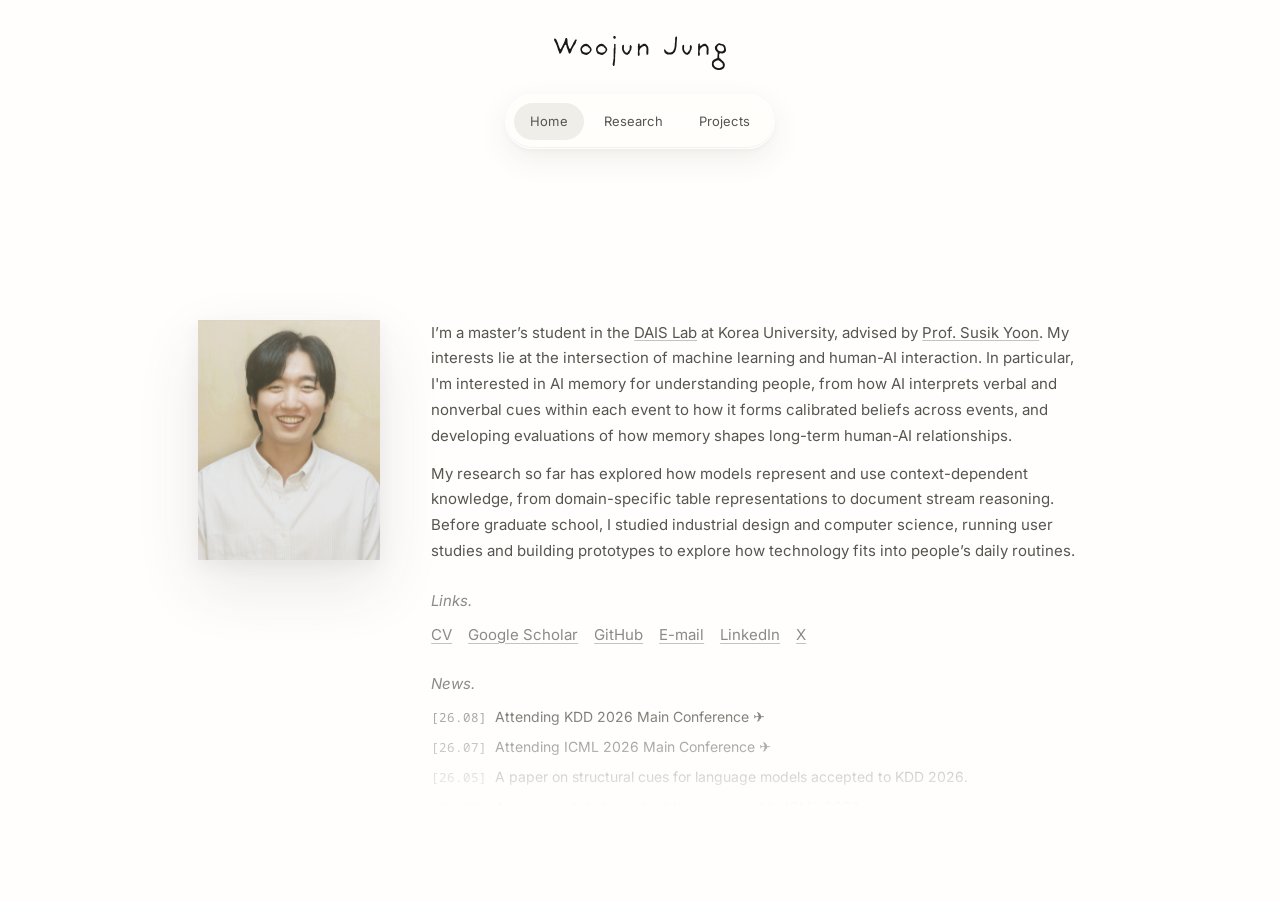
<file: index.html>
<!DOCTYPE html>
<html lang="en">
<head>
  <meta charset="UTF-8" />
  <meta name="viewport" content="width=device-width, initial-scale=1.0" />
  <title>Woojun Jung</title>
  <meta name="description" content="Woojun Jung — graduate researcher at the DAIS Lab, Korea University, working across machine learning, data mining, and human–AI interaction, with a background in industrial design." />
  <link rel="icon" type="image/png" href="assets/woojun_logo.png" />
  <link rel="stylesheet" href="css/tokens.css" />
  <link rel="stylesheet" href="css/site.css?v=profile-tablet-2" />
  <script>
    // Arriving with a #hash (e.g. from the Research/Projects nav) should land
    // instantly, not animate up from the top — override the global smooth
    // scroll-behavior until the browser's fragment scroll has settled.
    if (location.hash) document.documentElement.style.scrollBehavior = "auto";
  </script>
</head>
<body data-page="home" id="top">
  <div id="home" aria-hidden="true"></div>
  <!-- LANDING DISABLED: the page now opens directly at the profile, under the
       static header below (same shell as research.html / projects.html).
       To restore the landing animation, uncomment the two morph segments and
       the .hero spacer, and delete the static <header class="site-header">.
       (Two comment segments because HTML comments can't nest around the
       dock-logo note.) -->
  <!-- Morphing header: name scales down + nav rides up as you scroll -->
  <!--
  <div class="morph__bg" id="morphBg"></div>
  <div class="morph">
    <a class="morph__name" id="morphName" href="#top" aria-label="Woojun Jung — home">
      <img src="assets/SVG/Woojun_Jung_Logo.svg" alt="Woojun Jung" />
    </a>
  -->
    <!-- Natively-34px copy of the logo, shown only once docked. It carries the
         cross-page `site-logo` identity when docked so Profile <-> Research/
         Projects morphs between matching 34px boxes (no size wobble). -->
  <!--
    <div class="morph__dock-logo" id="morphDockLogo" aria-hidden="true">
      <img src="assets/SVG/Woojun_Jung_Logo.svg" alt="" />
    </div>
    <div class="morph__tag" id="morphTag" aria-hidden="true">
      <img class="morph__tag-figure" src="assets/robot_and_woojun.png" alt="" />
      <div class="morph__tag-stack">
        <img class="tagline-img" data-role="researcher" src="assets/SVG/Researcher.svg" alt="Researcher" />
        <img class="tagline-img is-faded" data-role="designer" src="assets/SVG/Designer.svg" alt="Designer" />
      </div>
    </div>
    <nav class="morph__nav nav-pill" id="morphNav" aria-label="Primary">
      <a href="#home"><span class="nav-pill__label">Home</span></a>
      <a href="research.html"><span class="nav-pill__label">Research</span></a>
      <a href="projects.html"><span class="nav-pill__label">Projects</span></a>
    </nav>
    <div class="scroll-cue" id="scrollCue">Scroll to Explore ↓</div>
  </div>
  -->

  <!-- Landing spacer (first viewport) -->
  <!--
  <section class="hero" aria-label="Landing"></section>
  -->

  <header class="site-header">
    <a class="site-header__logo" href="#home" aria-label="Woojun Jung — home"><img src="assets/SVG/Woojun_Jung_Logo.svg" alt="Woojun Jung" /></a>
    <nav class="nav-pill" aria-label="Primary">
      <a href="#home" aria-current="page"><span class="nav-pill__label">Home</span></a>
      <a href="research.html"><span class="nav-pill__label">Research</span></a>
      <a href="projects.html"><span class="nav-pill__label">Projects</span></a>
    </nav>
  </header>

  <!-- ===================== PROFILE ===================== -->
  <main>
    <section class="profile-top">
      <div class="container">
        <div class="profile-photo reveal">
          <img src="assets/Woojun_Jung_profile_image.png" alt="Portrait of Woojun Jung" width="786" height="1040" />
        </div>

        <section class="profile-canvas reveal" aria-label="Biography, links and news">
          <div class="profile-content">
            <div class="row">
              <!-- <div class="row__label section-label">About.</div> -->
              <div class="row__body profile-biography">
                <p>I’m a master’s student in the <a href="https://dais.korea.ac.kr/">DAIS Lab</a> at Korea University, advised by <a href="https://dais.korea.ac.kr/pi/">Prof. Susik Yoon</a>.
                  My interests lie at the intersection of machine learning and human-AI interaction.
                  In particular, I'm interested in AI memory for understanding people, from how AI interprets verbal and nonverbal cues within each event to how it forms calibrated beliefs across events, 
                  and developing evaluations of how memory shapes long-term human-AI relationships.
                </p>
                <p>
                  My research so far has explored how models represent and use context-dependent knowledge, from domain-specific table representations to document stream reasoning.
                  Before graduate school, I studied industrial design and computer science, running user studies and building prototypes to explore how technology fits into people’s daily routines.
                </p>
              </div>
            </div>

            <div class="row">
              <div class="row__label section-label">Links.</div>
              <div class="row__body">
                <div class="ref-links">
                  <a href="assets/Woojun_Jung_CV.pdf?v=c442c3c7f8d1" target="_blank" rel="noopener">CV</a>
                  <a href="https://scholar.google.com/citations?user=hVdeNvsAAAAJ&hl=ko" target="_blank" rel="noopener">Google Scholar</a>
                  <a href="https://github.com/woojoonjung" target="_blank" rel="noopener">GitHub</a>
                  <a href="mailto:woojoon@korea.ac.kr" target="_blank" rel="noopener">E-mail</a>
                  <a href="https://www.linkedin.com/in/woojun-jung-80945a301" target="_blank" rel="noopener">LinkedIn</a>
                  <a href="https://x.com/woojoonjung" target="_blank" rel="noopener">X</a>
                </div>
              </div>
            </div>

            <!-- <div class="row">
              <div class="row__label">Education.</div>
              <div class="row__body">
                <div class="edu-item">M.S., in Computer Science &amp; Engineering,<br>Korea University (Mar. 2025 – Feb. 2027 Expected)</div>
                <div class="edu-item">B.E., in Computer Science &amp; Engineering,<br>Korea University (Mar. 2022 – Feb. 2025)</div>
                <div class="edu-item">B.F.A., in Industrial &amp; Information Design,<br>Korea University (Mar. 2016 – Feb. 2022)</div>
                <div class="edu-item edu-note">Period includes 2 years of military service in Republic of Korea Air Force<br>(Oct. 2017 – Sep. 2019)</div>
              </div>
            </div> -->

            <div class="row">
              <div class="row__label section-label">News.</div>
              <div class="row__body">
                <ul class="news-list" role="list">
                  <li class="news-item">
                    <time class="news-item__date" datetime="2026-08-01">[26.08]</time>
                    <span>Attending KDD 2026 Main Conference ✈️</span>
                  </li>
                  <li class="news-item">
                    <time class="news-item__date" datetime="2026-07-01">[26.07]</time>
                    <span>Attending ICML 2026 Main Conference ✈️</span>
                  </li>
                  <li class="news-item">
                    <time class="news-item__date" datetime="2026-05-01">[26.05]</time>
                    <span>A paper on structural cues for language models accepted to KDD 2026.</span>
                  </li>
                  <li class="news-item">
                    <time class="news-item__date" datetime="2026-05-01">[26.05]</time>
                    <span>A paper on tabular embedding accepted to ICML 2026.</span>
                  </li>
                  <li class="news-item">
                    <time class="news-item__date" datetime="2025-10-01">[25.10]</time>
                    <span>Won the second prize in the poster presentation at AI Tech Day at Korea University.</span>
                  </li>
                  <li class="news-item">
                    <time class="news-item__date" datetime="2025-08-01">[25.08]</time>
                    <span>Won the Master's Research Fellowship from the National Research Foundation of Korea.</span>
                  </li>
                  <li class="news-item">
                    <time class="news-item__date" datetime="2025-07-01">[25.07]</time>
                    <span>Attending SIGIR 2025 Main Conference ✈️</span>
                  </li>
                  <li class="news-item">
                    <time class="news-item__date" datetime="2025-04-01">[25.04]</time>
                    <span>A paper on the tabular embedding accepted to SIGIR 2025.</span>
                  </li>
                  <li class="news-item">
                    <time class="news-item__date" datetime="2024-12-01">[24.12]</time>
                    <span>Won the runner-up award in the Capstone Design Competition at Korea University.</span>
                  </li>
                  <li class="news-item">
                    <time class="news-item__date" datetime="2024-07-01">[24.07]</time>
                    <span>Joined the DAIS Lab at Korea University as an undergraduate researcher.</span>
                  </li>
                </ul>
              </div>
            </div>
          </div>
        </section>
      </div>
    </section>


    <!-- Interests: intro pins to the viewport centre while captioned cards drift up past it -->
    <!-- <section class="interests" id="interests">
      <div class="interests__center">
        <div class="interests__intro">
          <div class="interests__label">Interests.</div>
          <p class="interests__lead">I'm drawn to how machines perceive and understand the world and people in it, and
            communicate that understanding back — questions I've been pursuing through my research. Alongside this, I
            design and build things: some out of a wish to fix small frictions in daily life, others simply chasing a
            shape or feeling that seemed worth making. Together, these threads move between understanding machines and making them easier to live with.</p>
          <p class="strip-more">See my works in <a href="research.html">Research</a> and <a href="projects.html">Projects</a></p>
        </div>
      </div>

      <div class="interests__field" id="interestsField">
        <figure class="float-card">
          <div class="float-card__media"><img src="assets/research/NAVI.png" alt="Research figure: tabular representation" /></div>
          <figcaption class="float-card__meta"><span class="float-card__name">NAVI</span><span class="float-card__tag">Representation Learning</span></figcaption>
        </figure>
        <figure class="float-card">
          <div class="float-card__media"><img src="assets/research/HAETAE.png" alt="Research figure: in-domain table pretraining" /></div>
          <figcaption class="float-card__meta"><span class="float-card__name">HAETAE</span><span class="float-card__tag">Representation Learning</span></figcaption>
        </figure>
        <figure class="float-card">
          <div class="float-card__media"><img src="assets/research/StreamBench.png" alt="Research figure: massive document stream evaluation" /></div>
          <figcaption class="float-card__meta"><span class="float-card__name">StreamBench</span><span class="float-card__tag">LLM Evaluation</span></figcaption>
        </figure>
        <figure class="float-card">
          <div class="float-card__media"><img src="assets/projects/DrSnap.png" alt="Project: DrSnap capstone project" /></div>
          <figcaption class="float-card__meta"><span class="float-card__name">Dr.Snap</span><span class="float-card__tag">Interaction Design</span></figcaption>
        </figure>
        <figure class="float-card">
          <div class="float-card__media"><img src="assets/projects/PetX.png" alt="Project: PetX home appliance concept" /></div>
          <figcaption class="float-card__meta"><span class="float-card__name">PetX</span><span class="float-card__tag">Industrial Design</span></figcaption>
        </figure>
        <figure class="float-card">
          <div class="float-card__media"><img src="assets/projects/Bianca.png" alt="Project: Bianca interactive fridge" /></div>
          <figcaption class="float-card__meta"><span class="float-card__name">Bianca</span><span class="float-card__tag">Interaction Design</span></figcaption>
        </figure>
        <figure class="float-card">
          <div class="float-card__media"><img src="assets/projects/Neuro.png" alt="Project: Neuro BCI HMD concept" /></div>
          <figcaption class="float-card__meta"><span class="float-card__name">Neuro</span><span class="float-card__tag">Industrial Design</span></figcaption>
        </figure>
        <figure class="float-card">
          <div class="float-card__media"><img src="assets/projects/SilverLining.png" alt="Project: Silverlining time-of-day adjustable pendant lighting" /></div>
          <figcaption class="float-card__meta"><span class="float-card__name">Silverlining</span><span class="float-card__tag">Industrial Design</span></figcaption>
        </figure>
      </div>
    </section> -->

    <!-- Contact -->
    <!-- <div style="height: var(--space-16);"></div> -->
    <!-- <section class="section" id="contact">
      <div class="container">
        <div class="row reveal">
          <div class="row__label">Contact.</div>
          <div class="row__body">
            <p>I'm always interested in discussing research opportunities, collaborations, or simply connecting with
              fellow researchers and designers. You can contact me directly via
              <a href="mailto:smallthingsmatter729@gmail.com,woojoon@korea.ac.kr">E-mail</a>, or use the form below. Feel free to reach out!</p>
          </div>
        </div>
      </div>

      <form class="contact-panel reveal" id="contactForm" novalidate>
        <input class="field" type="text" id="cfSubject" name="subject" autocomplete="off"
               placeholder="What's this about? (e.g., Collaboration, Question)" />
        <input class="field" type="email" id="cfEmail" name="email" autocomplete="email"
               placeholder="Your email, so I can reply" />
        <textarea class="field" id="cfBody" name="message" placeholder="Say hello, or tell me what's on your mind"></textarea>
        <div class="contact-actions">
          <button class="btn-send" type="submit">Submit</button>
          <span class="form-status" id="cfStatus" role="status" aria-live="polite"></span>
        </div>
      </form>
    </section>
    -->
  </main>

  <script src="js/vendor/lenis.min.js"></script>
  <script src="js/app.js?v=profile-canvas-3"></script>
</body>
</html>
</file>
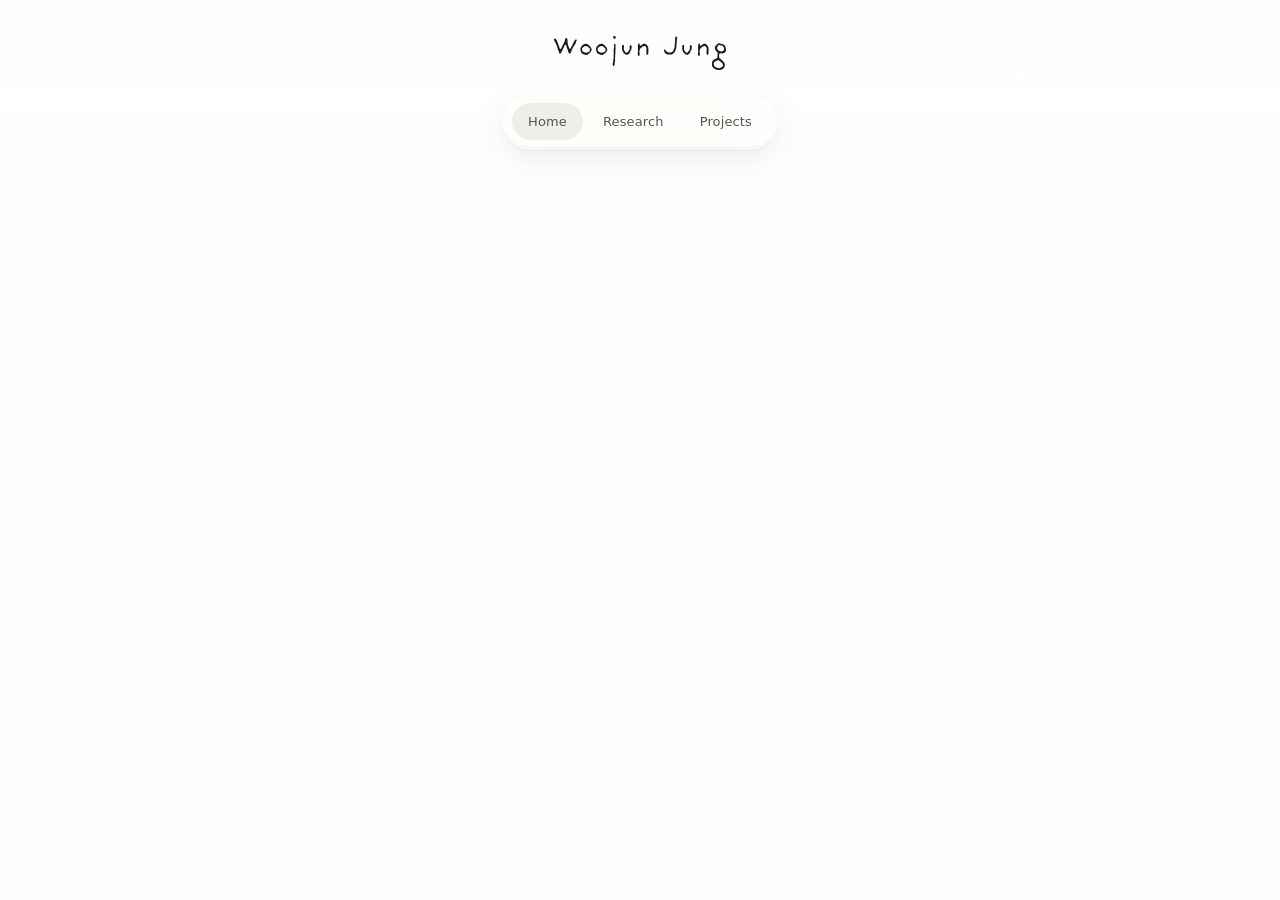
<file: blog.html>
<!DOCTYPE html>
<html lang="en">
<head>
  <meta charset="UTF-8" />
  <meta name="viewport" content="width=device-width, initial-scale=1.0" />
  <meta name="robots" content="noindex" />
  <meta http-equiv="refresh" content="0; url=index.html#home" />
  <title>Woojun Jung</title>
</head>
<body>
  <a href="index.html#home">Go to Woojun Jung’s home page</a>
</body>
</html>
</file>
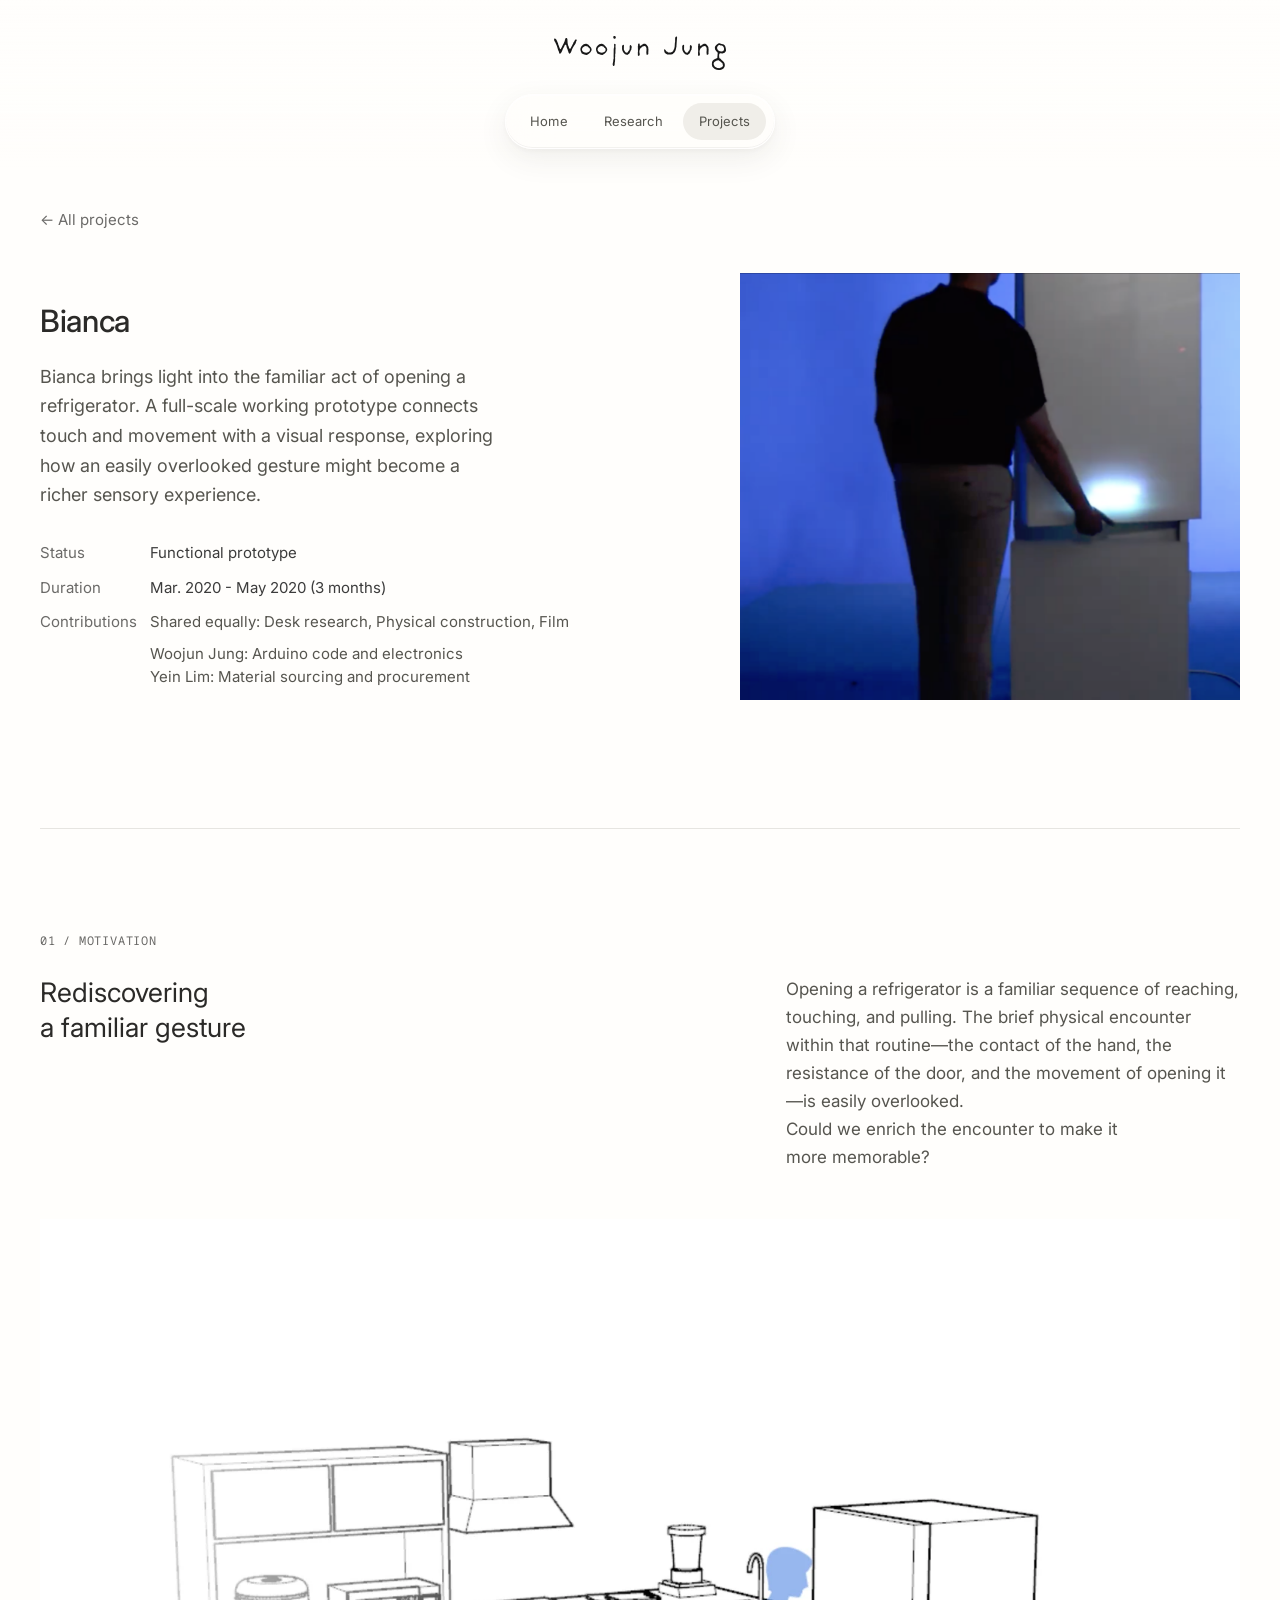
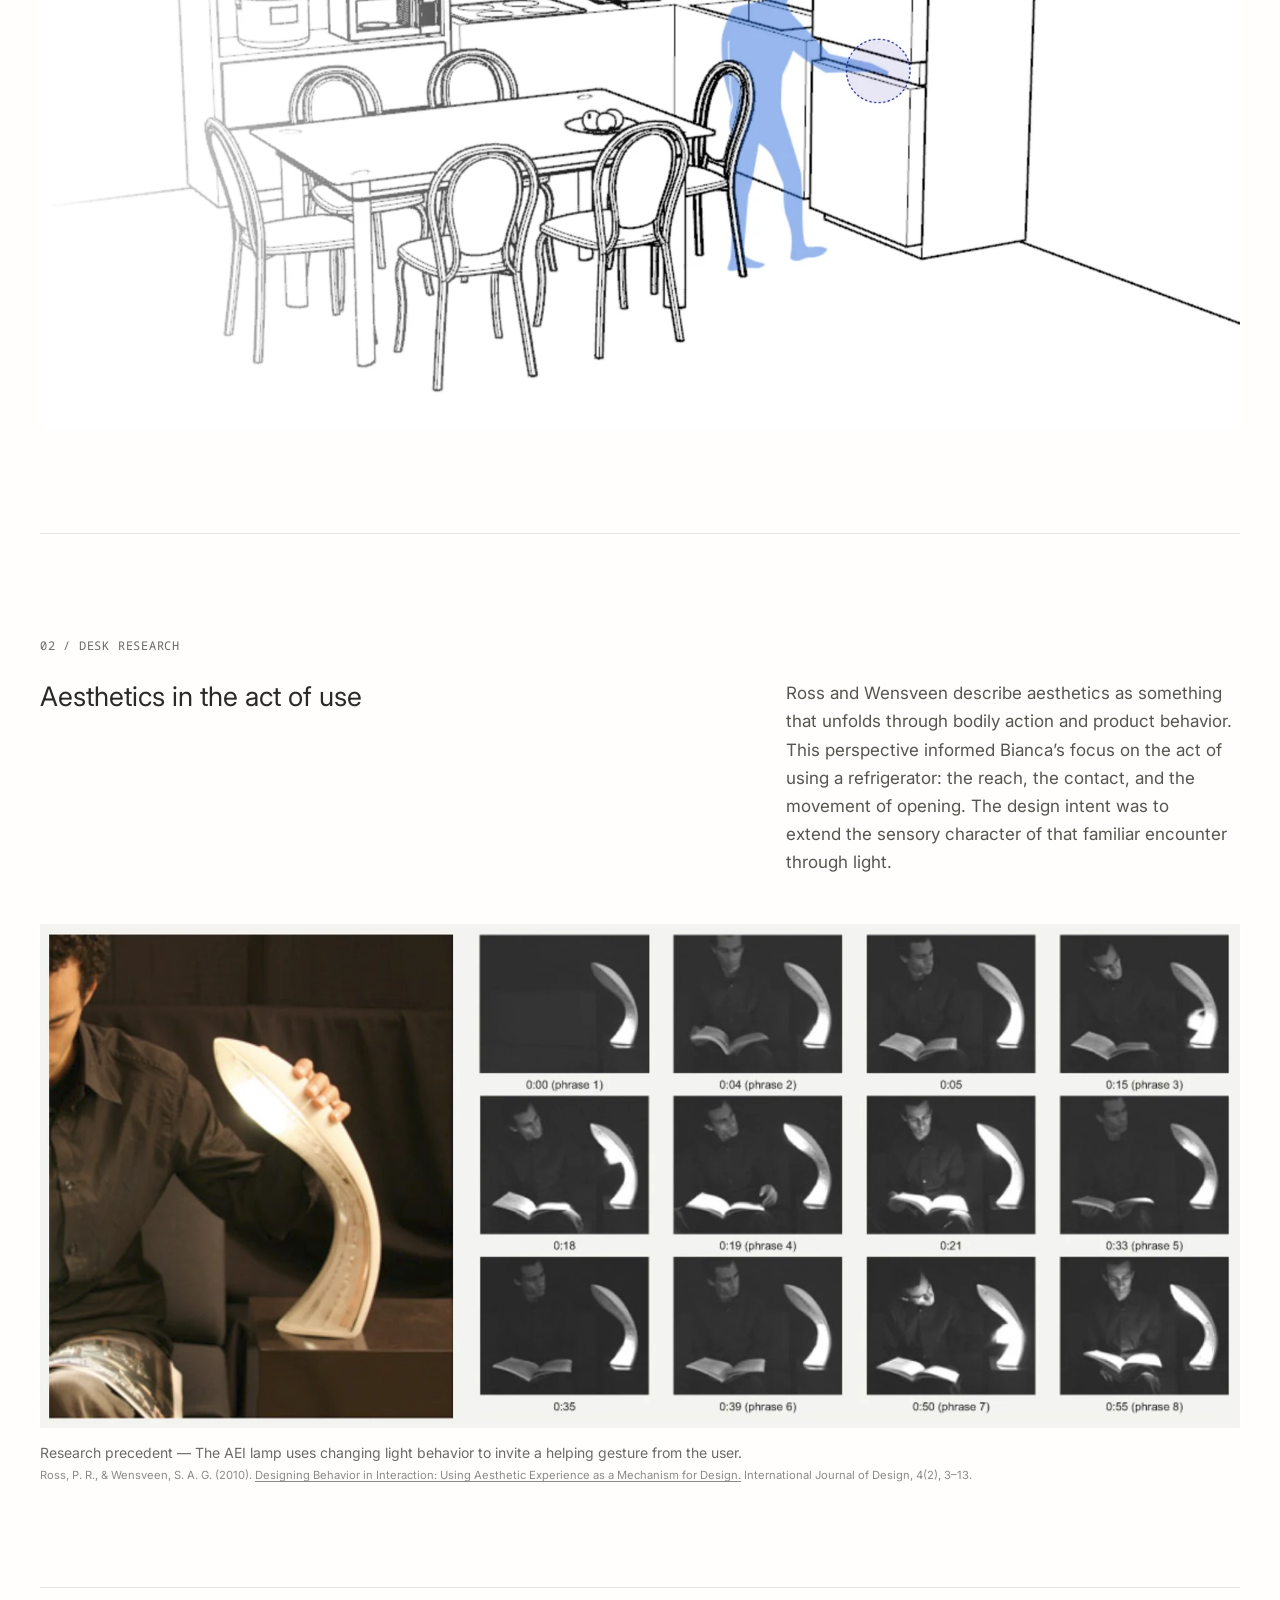
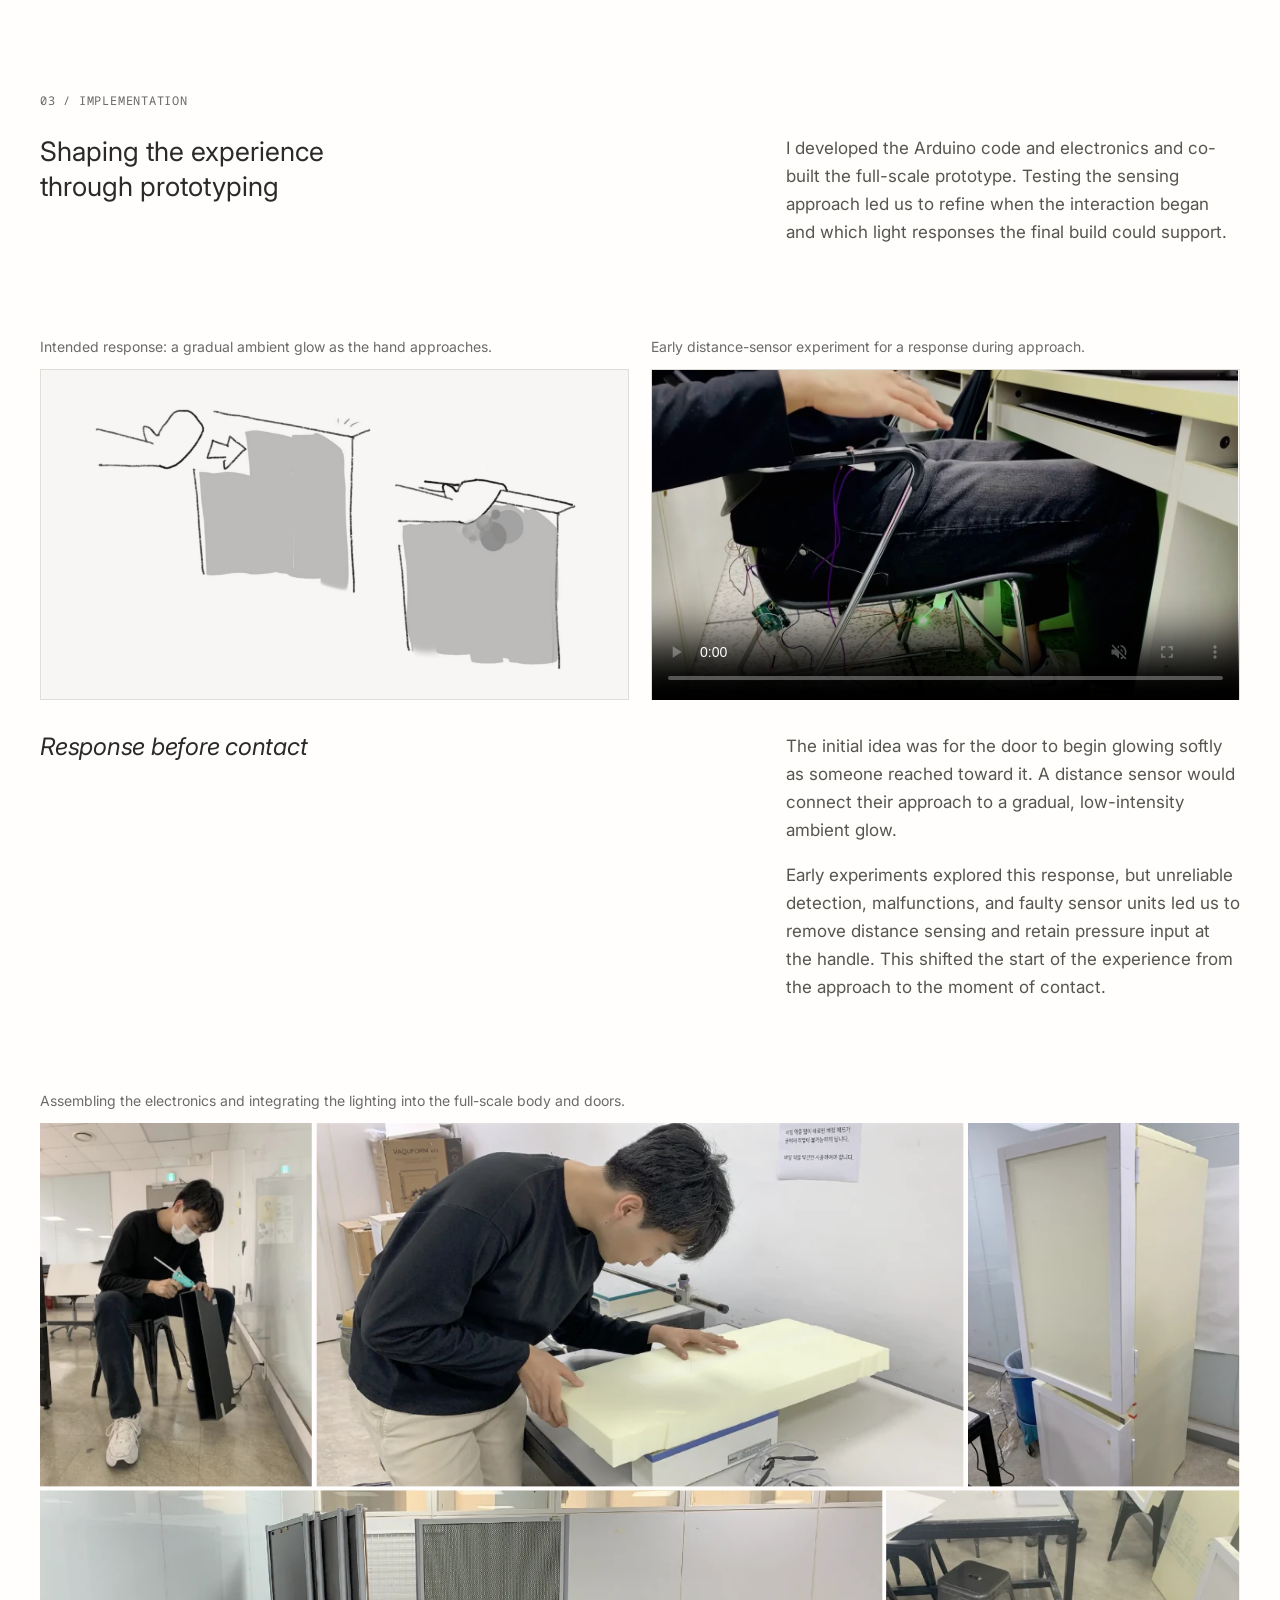
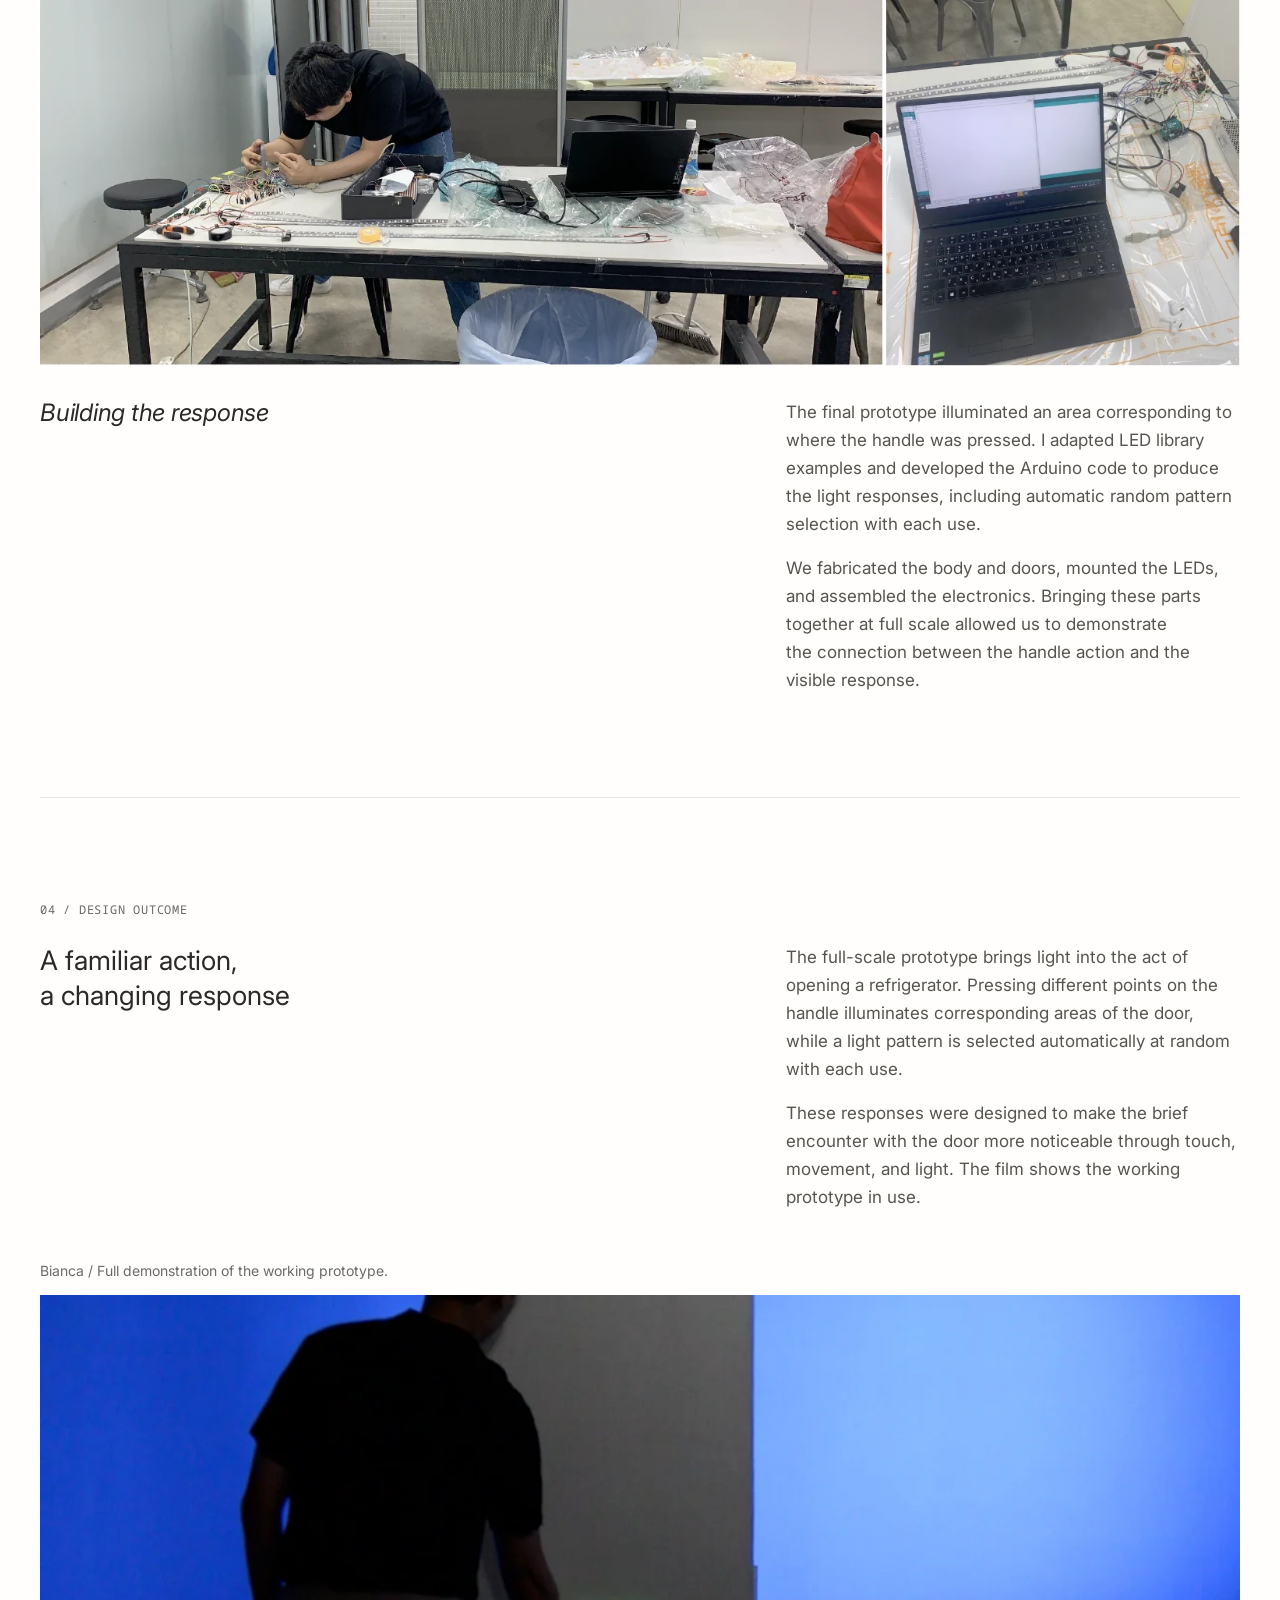
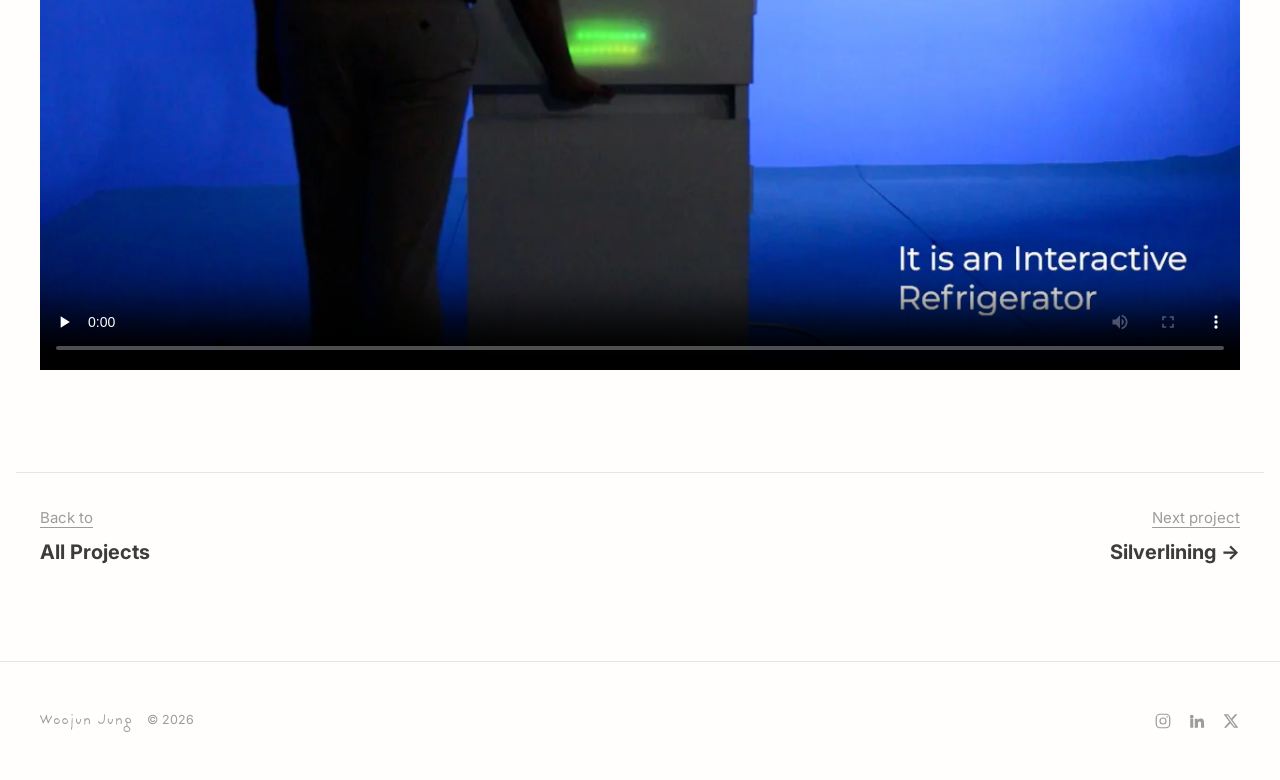
<file: project-bianca.html>
<!DOCTYPE html>
<html lang="en">
<head>
  <meta charset="UTF-8" />
  <meta name="viewport" content="width=device-width, initial-scale=1.0" />
  <title>Projects | Bianca</title>
  <meta name="description" content="Bianca, an interactive refrigerator prototype by Woojun Jung." />
  <link rel="icon" type="image/png" href="assets/woojun_logo.png" />
  <link rel="stylesheet" href="css/tokens.css" />
  <link rel="stylesheet" href="css/site.css?v=profile-tablet-2" />
  <link rel="stylesheet" href="css/project-detail.css?v=text-left-1" />
  <link rel="stylesheet" href="css/project-bianca.css" />
</head>
<body data-page="project-detail">
  <header class="site-header">
    <a class="site-header__logo" href="index.html" aria-label="Woojun Jung — home"><img src="assets/SVG/Woojun_Jung_Logo.svg" alt="Woojun Jung" /></a>
    <nav class="nav-pill" aria-label="Primary">
      <a href="index.html#home"><span class="nav-pill__label">Home</span></a>
      <a href="research.html"><span class="nav-pill__label">Research</span></a>
      <a href="projects.html" aria-current="page"><span class="nav-pill__label">Projects</span></a>
    </nav>
  </header>

  <main class="project-detail bianca-page">
    <nav class="project-back-nav project-wrap" aria-label="Back to projects">
      <a class="project-back" href="projects.html">← All projects</a>
    </nav>
    <section class="project-hero project-wrap" aria-labelledby="project-title">
      <div class="project-hero__copy">
        <!-- <p class="project-kicker">Physical Computing · 2020</p> -->
        <h1 id="project-title">Bianca</h1>
        <!-- <p class="project-hero__statement">How can a familiar act become a memorable sensory exchange?</p> -->
        <p class="project-hero__summary">Bianca brings light into the familiar act of opening a refrigerator.
          A full-scale working prototype connects touch and movement with a visual response, exploring how an easily overlooked gesture might become a richer sensory experience.</p>
        <dl class="project-meta">
          <div><dt>Status</dt><dd>Functional prototype</dd></div>
          <div><dt>Duration</dt><dd>Mar. 2020 - May 2020 (3 months)</dd></div>
          <div class="project-meta__contribution">
            <dt>Contributions</dt>
            <dd class="project-contributions">
              <div>
                <p>Shared equally: Desk research, Physical construction, Film</p>
              </div>
              <div>
                <p>Woojun Jung: Arduino code and electronics</p>
                <p>Yein Lim: Material sourcing and procurement</p>
              </div>
            </dd>
          </div>
        </dl>
      </div>
      <figure class="project-hero__image">
        <img src="assets/projects/Bianca.png" alt="Person interacting with the Bianca refrigerator prototype" width="681" height="582" loading="eager" decoding="async" fetchpriority="high" />
        <!-- Replace with the strongest project image or a short muted demo video. -->
      </figure>
    </section>

    <div class="project-wrap" id="project-content">
      <section class="project-section" aria-labelledby="motivation-title">
        <header class="project-section__intro">
          <p class="project-kicker">01 / Motivation</p>
          <div class="project-section__copy">
            <h2 id="motivation-title">Rediscovering<br>a familiar gesture</h2>
            <div class="project-section__description">
              <p>Opening a refrigerator is a familiar sequence of reaching, touching, and pulling.
                The brief physical encounter within that routine—the contact of the hand, the resistance of the door, and the movement of opening it—is easily overlooked.<br>
                Could we enrich the encounter to make it more memorable?</p>
            </div>
          </div>
        </header>
        <figure class="project-figure">
          <img alt="A hand touching a refrigerator door" src="assets/projects/bianca/bianca_motivation-1600.webp" width="1600" height="1082" loading="lazy" decoding="async" srcset="assets/projects/bianca/bianca_motivation-960.webp 960w, assets/projects/bianca/bianca_motivation-1600.webp 1600w" sizes="(max-width: 480px) calc(100vw - 40px), (max-width: 1248px) calc(100vw - 48px), 1200px" />
        </figure>
      </section>

      <section class="project-section" aria-labelledby="proposition-title">
        <header class="project-section__intro">
          <p class="project-kicker">02 / Desk Research</p>
          <div class="project-section__copy">
            <h2 id="proposition-title">Aesthetics in the act of use</h2>
            <div class="project-section__description">
              <p>Ross and Wensveen describe aesthetics as something that unfolds through bodily action and product behavior.
                This perspective informed Bianca’s focus on the act of using a refrigerator: the reach, the contact, and the movement of opening.
                The design intent was to extend the sensory character of that familiar encounter through light.</p>
            </div>
          </div>
        </header>
        <figure class="project-figure">
          <img alt="reference" src="assets/projects/bianca/desk_research-1920.webp" width="1920" height="807" loading="lazy" decoding="async" srcset="assets/projects/bianca/desk_research-960.webp 960w, assets/projects/bianca/desk_research-1920.webp 1920w" sizes="(max-width: 480px) calc(100vw - 40px), (max-width: 1248px) calc(100vw - 48px), 1200px" />
          <figcaption>
            <p>Research precedent — The AEI lamp uses changing light behavior to invite a helping gesture from the user.</p>
            <p class="project-sources">Ross, P. R., &amp; Wensveen, S. A. G. (2010). <a href="https://www.ijdesign.org/index.php/IJDesign/article/view/765/297" target="_blank" rel="noopener">Designing Behavior in Interaction: Using Aesthetic Experience as a Mechanism for Design.</a> International Journal of Design, 4(2), 3–13.</p>
          </figcaption>
        </figure>
      </section>

      <section class="project-section bi-implementation" id="implementation" aria-labelledby="implementation-title">
        <header class="project-section__intro">
          <p class="project-kicker">03 / Implementation</p>
          <div class="project-section__copy">
            <h2 id="implementation-title">Shaping the experience<br>through prototyping</h2>
            <div class="project-section__description">
              <p>I developed the Arduino code and electronics and co-built the full-scale prototype. Testing the sensing approach led us to refine when the interaction began and which light responses the final build could support.</p>
            </div>
          </div>
        </header>

        <div class="bi-implementation-block" aria-labelledby="approach-response-title">
          <div class="bi-implementation-media">
            <figure>
              <figcaption>Intended response: a gradual ambient glow as the hand approaches.</figcaption>
              <img class="bi-implementation-visual bi-implementation-visual--video" alt="Concept sketch of a hand approaching a softly glowing refrigerator door, then touching it to produce colored light." src="assets/projects/bianca/idea_practice-3840.webp" width="3840" height="2160" loading="lazy" decoding="async" />
            </figure>
            <figure>
              <figcaption id="sensor-practice-caption">Early distance-sensor experiment for a response during approach.</figcaption>
              <video class="bi-implementation-visual bi-implementation-visual--video" width="1280" height="720" data-lazy-video data-autoplay hidden muted loop playsinline controls preload="none" poster="assets/projects/bianca/sensor_practice_poster.webp" aria-describedby="sensor-practice-caption" aria-label="Early distance-sensor experiment">
                <source data-src="assets/projects/bianca/sensor_practice-web.mp4" type="video/mp4" />
                <a href="assets/projects/bianca/sensor_practice-web.mp4">Watch the distance-sensor experiment.</a>
              </video>
              <noscript data-video-fallback>
                <video class="bi-implementation-visual bi-implementation-visual--video" width="1280" height="720" muted loop playsinline controls preload="none" poster="assets/projects/bianca/sensor_practice_poster.webp" aria-describedby="sensor-practice-caption" aria-label="Early distance-sensor experiment">
                  <source src="assets/projects/bianca/sensor_practice-web.mp4" type="video/mp4" />
                  <a href="assets/projects/bianca/sensor_practice-web.mp4">Watch the distance-sensor experiment.</a>
                </video>
              </noscript>
            </figure>
          </div>
          <header class="project-section__intro">
            <div class="project-section__copy">
              <h3 id="approach-response-title">Response before contact</h3>
              <div class="project-section__description">
                <p>The initial idea was for the door to begin glowing softly as someone reached toward it. A distance sensor would connect their approach to a gradual, low-intensity ambient glow.</p>
                <p>Early experiments explored this response, but unreliable detection, malfunctions, and faulty sensor units led us to remove distance sensing and retain pressure input at the handle. This shifted the start of the experience from the approach to the moment of contact.</p>
              </div>
            </div>
          </header>
        </div>

        <div class="bi-implementation-block" aria-labelledby="building-response-title">
          <div class="bi-implementation-media">
            <figure>
              <figcaption>Assembling the electronics and integrating the lighting into the full-scale body and doors.</figcaption>
                <img alt="Assembling the electronics and integrating the lighting into the full-scale body and doors." src="assets/projects/bianca/bianca_making-1540.webp" width="1540" height="1081" loading="lazy" decoding="async" srcset="assets/projects/bianca/bianca_making-800.webp 800w, assets/projects/bianca/bianca_making-1540.webp 1540w" sizes="(max-width: 480px) calc(100vw - 40px), (max-width: 1248px) calc(100vw - 48px), 1200px" />
            </figure>
          </div>
          <header class="project-section__intro">
            <div class="project-section__copy">
              <h3 id="building-response-title">Building the response</h3>
              <div class="project-section__description">
                <p>The final prototype illuminated an area corresponding to where the handle was pressed. I adapted LED library examples and developed the Arduino code to produce the light responses, including automatic random pattern selection with each use.</p>
                <p>We fabricated the body and doors, mounted the LEDs, and assembled the electronics. Bringing these parts together at full scale allowed us to demonstrate the connection between the handle action and the visible response.</p>
              </div>
            </div>
          </header>
        </div>
      </section>

      <section class="project-section" id="design-outcome" aria-labelledby="outcome-title">
        <header class="project-section__intro">
          <p class="project-kicker">04 / Design Outcome</p>
          <div class="project-section__copy">
            <h2 id="outcome-title">A familiar action,<br>a changing response</h2>
            <div class="project-section__description">
              <p>The full-scale prototype brings light into the act of opening a refrigerator. Pressing different points on the handle illuminates corresponding areas of the door, while a light pattern is selected automatically at random with each use.</p>
              <p>These responses were designed to make the brief encounter with the door more noticeable through touch, movement, and light. The film shows the working prototype in use.</p>
            </div>
          </div>
        </header>
        <figure class="project-figure project-film bi-outcome-film">
          <figcaption id="bianca-demo-caption">Bianca / Full demonstration of the working prototype.</figcaption>
          <video controls playsinline preload="none" poster="assets/projects/bianca/bianca_demo_poster.webp" aria-label="Bianca prototype demonstration" aria-describedby="bianca-demo-caption">
            <source src="assets/projects/bianca/bianca_demo-web.mp4" type="video/mp4" />
            Your browser cannot play this film. <a href="assets/projects/bianca/bianca_demo-web.mp4">Watch the Bianca demonstration.</a>
          </video>
        </figure>
      </section>

      <!-- <section class="project-section project-outcome" aria-labelledby="reflection-title">
        <header class="project-section__intro">
          <p class="project-kicker">05 / Reflection — Sep. 2026</p>
          <div class="project-section__copy">
            <h2 id="reflection-title"></h2>
            <div class="project-section__description">
              <p>Building Bianca made sensing reliability a concrete part of experience design.
                Removing distance sensing changed when the interaction could begin.
                This taught me to evaluate a sensing approach through the experience it could consistently support, including the timing of its response.
              </p>
              <p>
                If I revisited Bianca, I would build on the perspective of aesthetics in use through further research and empirical user evaluation.
                By comparing experiences with and without light feedback over repeated use, I would examine whether the responses truly enrich the act
                of opening a refrigerator, while also identifying potential distraction or discomfort.
              </p>
            </div>
          </div>
        </header>
      </section> -->
    </div>
  </main>

  <nav class="project-pagination" aria-label="Project navigation">
    <a class="project-pagination__link" href="projects.html"><span class="project-pagination__label"><span class="project-pagination__text">Back to</span></span><span class="project-pagination__title">All Projects</span></a>
    <a class="project-pagination__link" href="project-silverlining.html"><span class="project-pagination__label"><span class="project-pagination__text">Next project</span></span><span class="project-pagination__title">Silverlining →</span></a>
  </nav>

  <footer class="site-footer">
    <div class="container--max footer__inner">
      <div class="footer__brand"><img src="assets/SVG/Woojun_Jung_Logo.svg" alt="Woojun Jung" /> <span>© 2026</span></div>
      <div class="footer__social">
        <a href="https://www.instagram.com/vvj.works/" target="_blank" rel="noopener" aria-label="Instagram"><svg viewBox="0 0 24 24" fill="none" stroke="currentColor" stroke-width="1.6" aria-hidden="true" focusable="false"><rect x="3" y="3" width="18" height="18" rx="5"/><circle cx="12" cy="12" r="4"/><circle cx="17.5" cy="6.5" r="1" fill="currentColor" stroke="none"/></svg></a>
        <a href="https://www.linkedin.com/in/woojun-jung-80945a301" target="_blank" rel="noopener" aria-label="LinkedIn"><svg viewBox="0 0 24 24" fill="currentColor" aria-hidden="true" focusable="false"><path d="M4.98 3.5A2.5 2.5 0 1 0 5 8.5a2.5 2.5 0 0 0 0-5zM3 9h4v12H3zM9 9h3.8v1.7h.05c.53-.95 1.83-1.95 3.77-1.95 4.03 0 4.78 2.5 4.78 5.75V21h-4v-5.3c0-1.27-.02-2.9-1.9-2.9s-2.2 1.4-2.2 2.8V21H9z"/></svg></a>
        <a href="https://x.com/woojoonjung" target="_blank" rel="noopener" aria-label="X"><svg viewBox="0 0 24 24" fill="currentColor" aria-hidden="true" focusable="false"><path d="M17.5 3h3l-6.6 7.6L21.8 21h-6l-4.7-6.1L5.7 21H2.6l7.1-8.1L2.2 3h6.1l4.2 5.6zM16.4 19.2h1.66L7.7 4.7H5.9z"/></svg></a>
      </div>
    </div>
  </footer>

  <script src="js/vendor/lenis.min.js"></script>
  <script src="js/app.js?v=profile-canvas-3"></script>
</body>
</html>
</file>
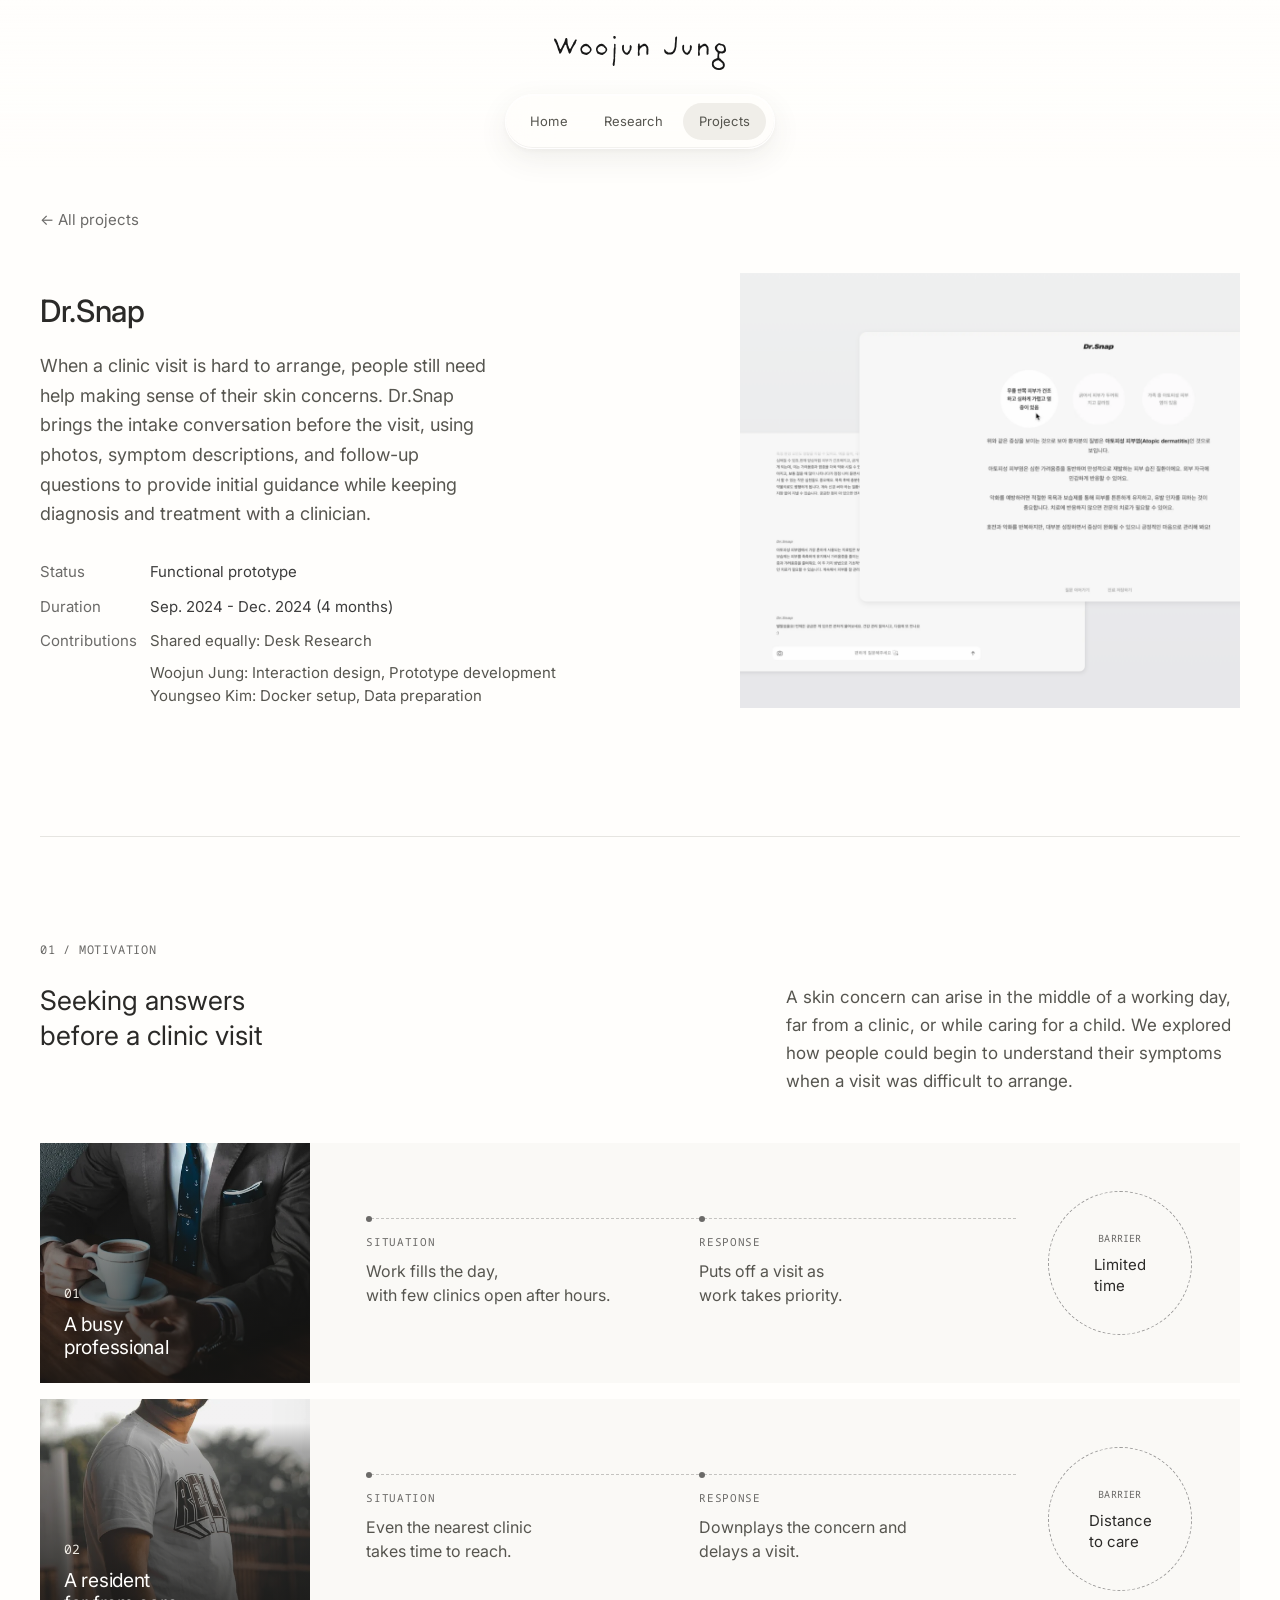
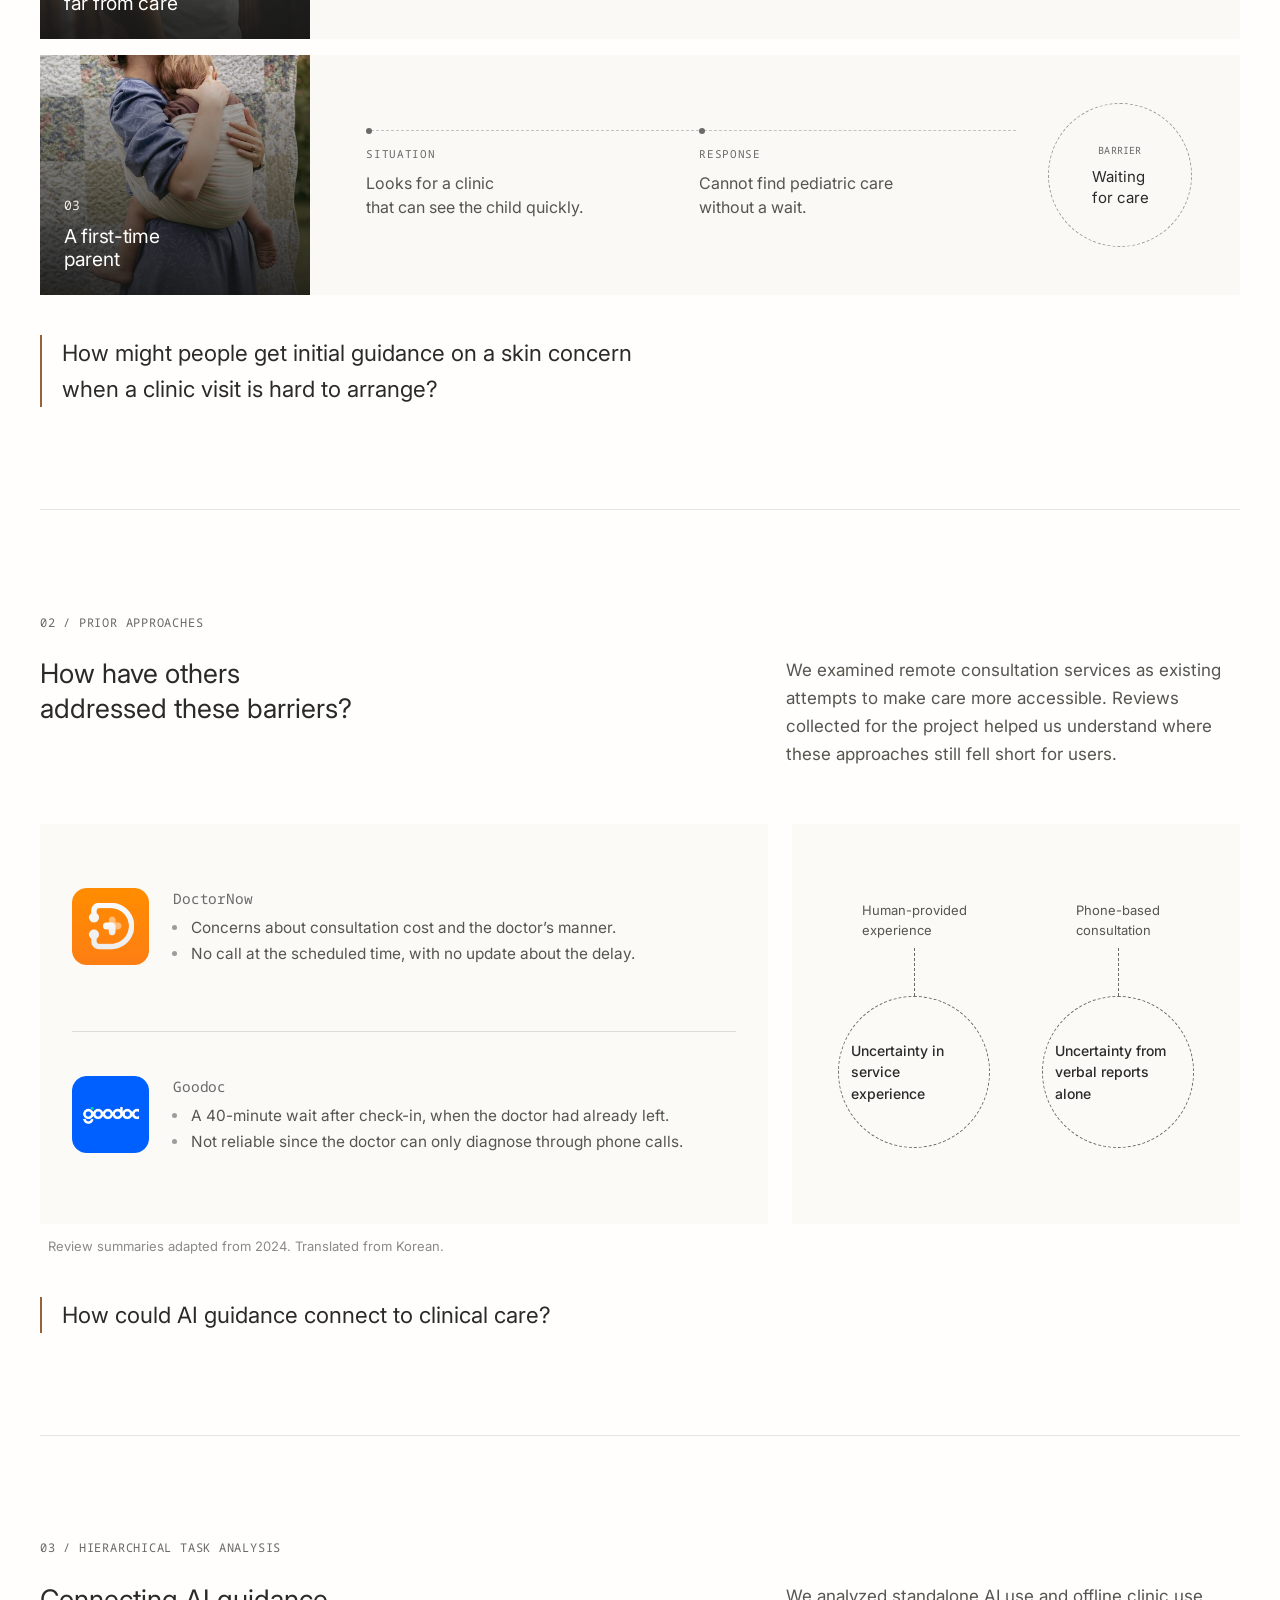
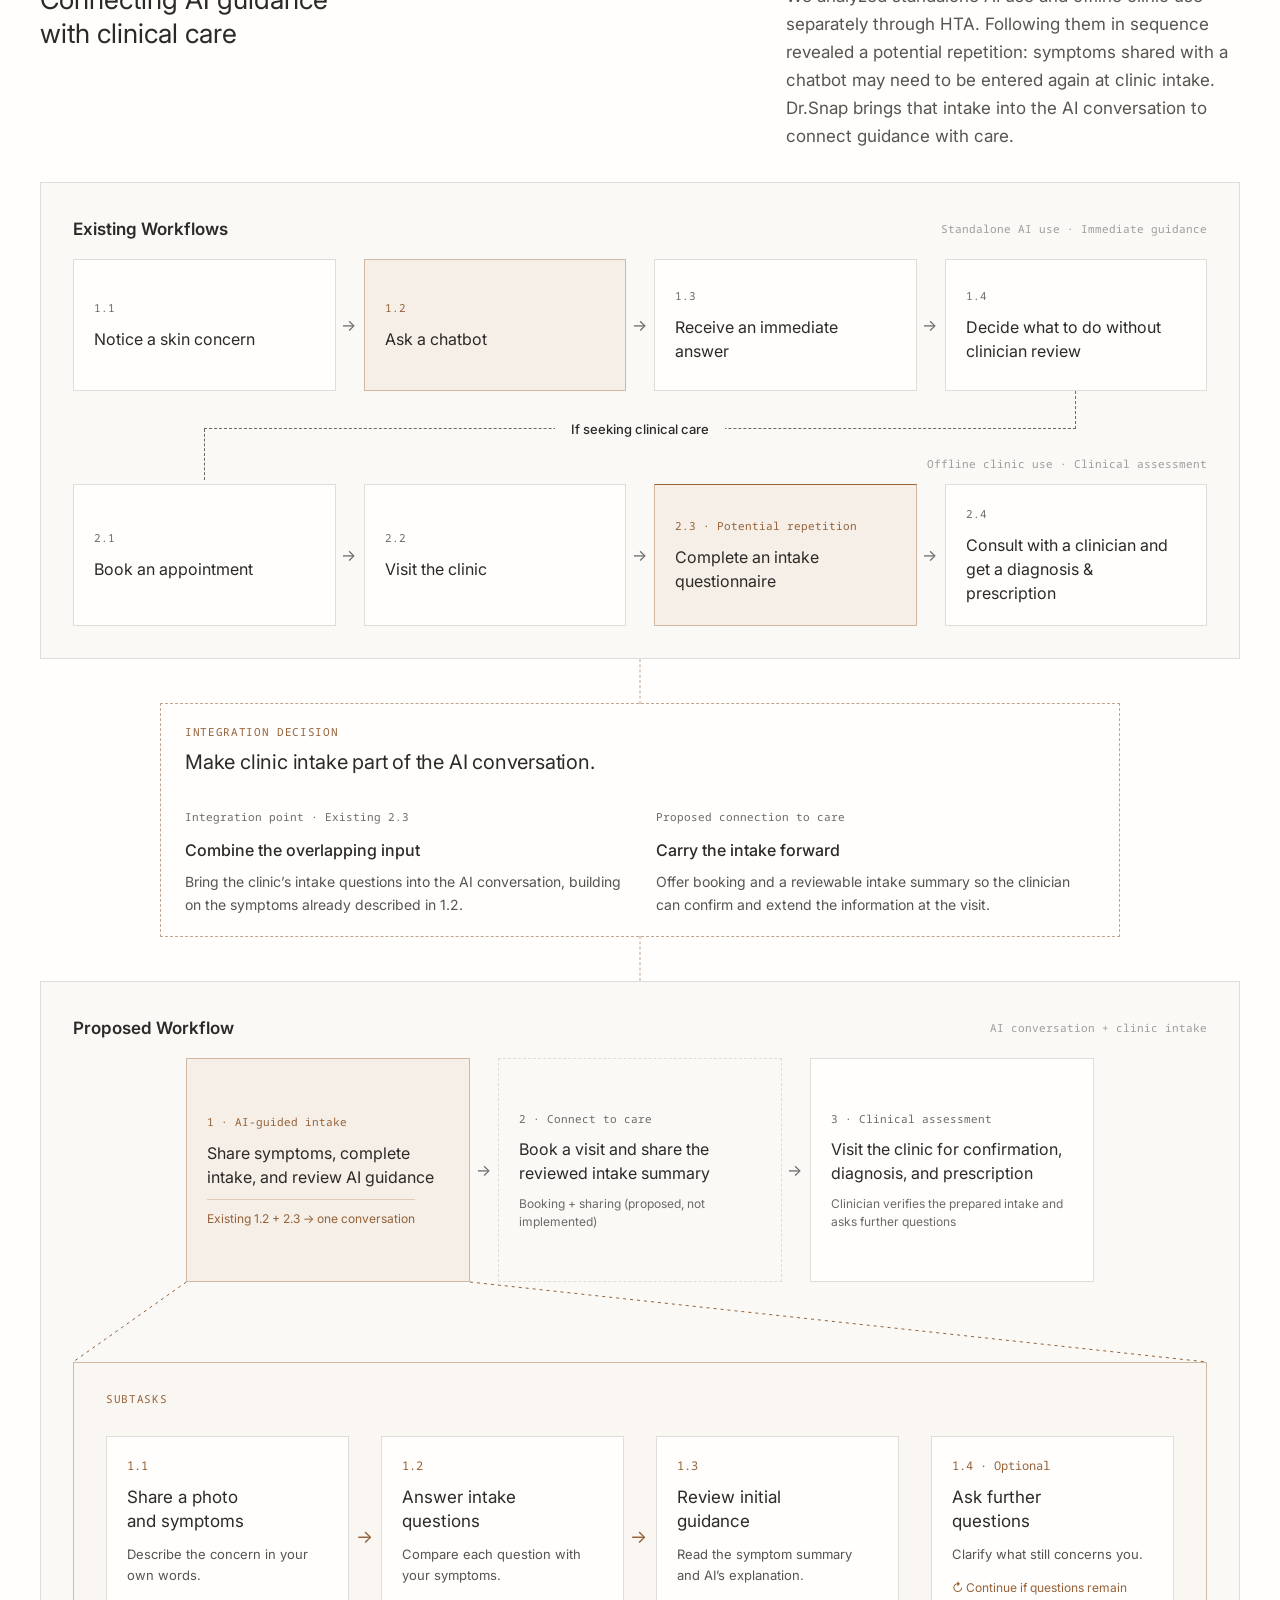
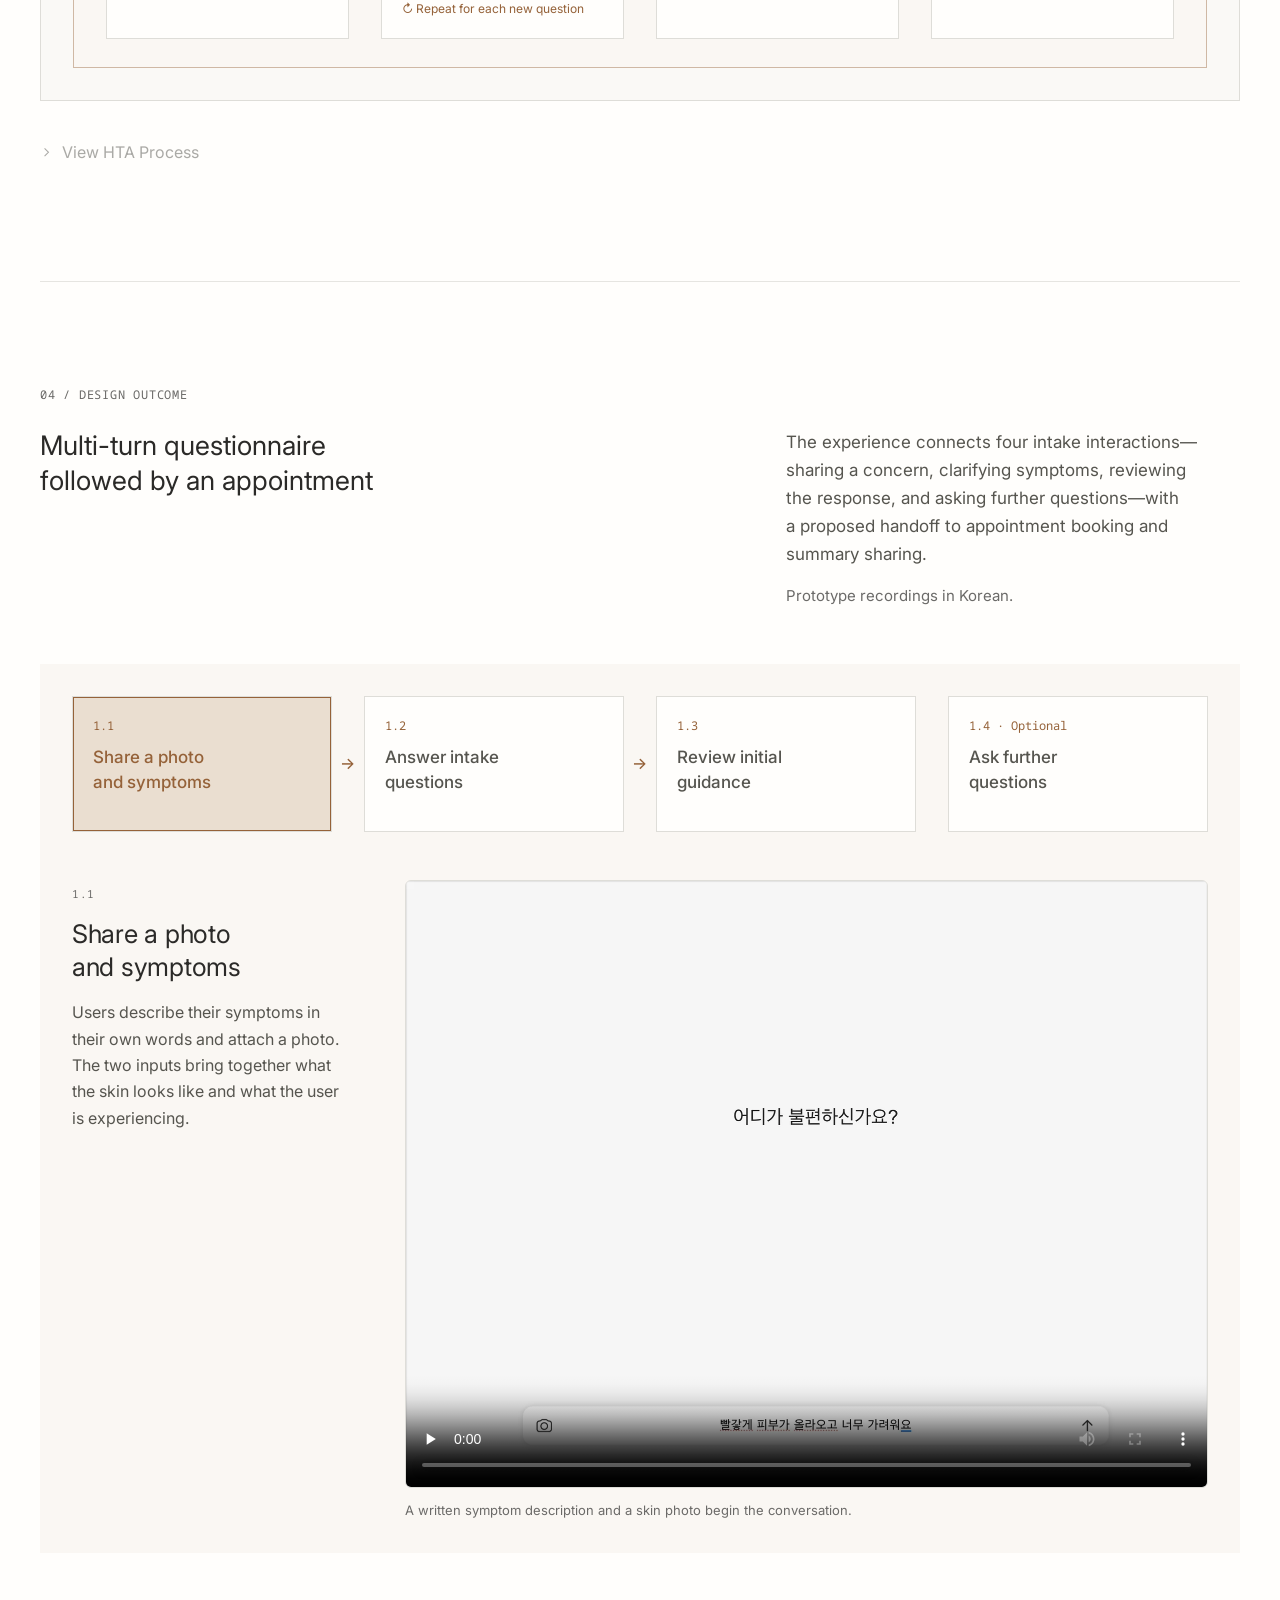
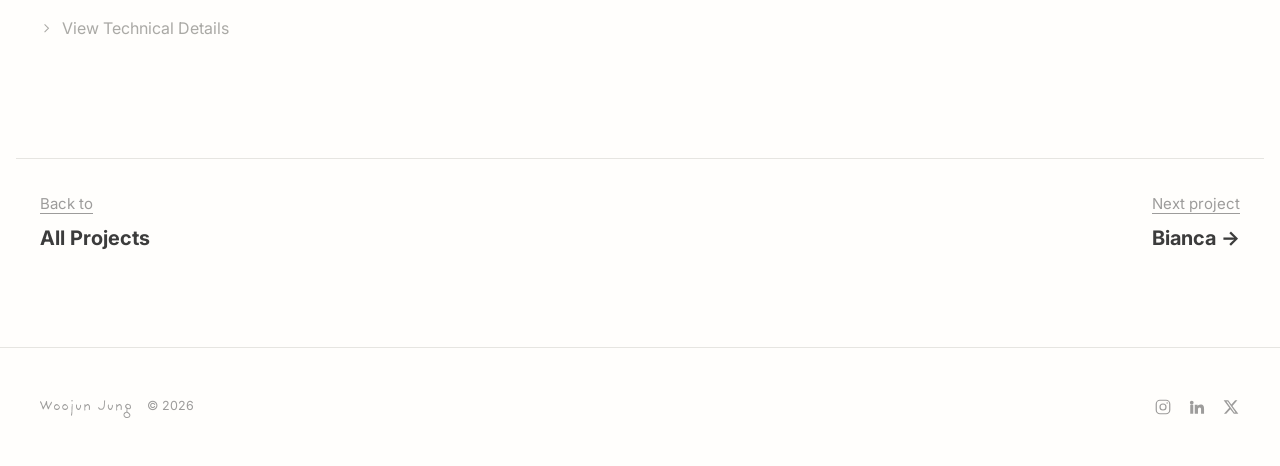
<file: project-drsnap.html>
<!DOCTYPE html>
<html lang="en">
<head>
  <meta charset="UTF-8" />
  <meta name="viewport" content="width=device-width, initial-scale=1.0" />
  <title>Projects | Dr.Snap</title>
  <meta name="description" content="Dr.Snap, a multimodal dermatology decision-support project by Woojun Jung." />
  <link rel="icon" type="image/png" href="assets/woojun_logo.png" />
  <link rel="stylesheet" href="css/tokens.css" />
  <link rel="stylesheet" href="css/site.css?v=profile-tablet-2" />
  <link rel="stylesheet" href="css/project-detail.css?v=text-left-1" />
  <link rel="stylesheet" href="css/project-drsnap.css?v=text-left-1" />
</head>
<body data-page="project-detail">
  <header class="site-header">
    <a class="site-header__logo" href="index.html" aria-label="Woojun Jung — home"><img src="assets/SVG/Woojun_Jung_Logo.svg" alt="Woojun Jung" /></a>
    <nav class="nav-pill" aria-label="Primary">
      <a href="index.html#home"><span class="nav-pill__label">Home</span></a>
      <a href="research.html"><span class="nav-pill__label">Research</span></a>
      <a href="projects.html" aria-current="page"><span class="nav-pill__label">Projects</span></a>
    </nav>
  </header>

  <main class="project-detail drsnap-page">
    <nav class="project-back-nav project-wrap" aria-label="Back to projects">
      <a class="project-back" href="projects.html">← All projects</a>
    </nav>
    <section class="project-hero project-wrap" aria-labelledby="project-title">
      <div class="project-hero__copy">
        <!-- <p class="project-kicker">Interaction Design · 2024</p> -->
        <h1 id="project-title">Dr.Snap</h1>
        <!-- <p class="project-hero__statement">How can AI help people understand a skin concern before a clinic visit?</p> -->
        <p class="project-hero__summary">When a clinic visit is hard to arrange, people still need help making sense of their skin concerns.
          Dr.Snap brings the intake conversation before the visit, using photos, symptom descriptions, and follow-up questions to provide
          initial guidance while keeping diagnosis and treatment with a clinician.</p>
        <dl class="project-meta">
          <div><dt>Status</dt><dd>Functional prototype</dd></div>
          <div><dt>Duration</dt><dd>Sep. 2024 - Dec. 2024 (4 months)</dd></div>
          <div class="project-meta__contribution">
            <dt>Contributions</dt>
            <dd class="project-contributions">
              <div>
                <p>Shared equally: Desk Research</p>
              </div>
              <div>
                <p>Woojun Jung: Interaction design, Prototype development</p>
                <p>Youngseo Kim: Docker setup, Data preparation</p>
              </div>
            </dd>
          </div>
        </dl>
      </div>
      <figure class="project-hero__image">
        <img src="assets/projects/DrSnap.png" alt="Dr.Snap dermatology decision-support interface" width="1102" height="960" loading="eager" decoding="async" fetchpriority="high" />
        <!-- Replace with the strongest project image or a short muted demo video. -->
      </figure>
    </section>

    <div class="project-wrap" id="project-content">
      <section class="project-section ds-motivation" id="motivation" aria-labelledby="motivation-title">
        <header class="project-section__intro">
          <p class="project-kicker">01 / Motivation</p>
          <div class="project-section__copy">
            <h2 id="motivation-title">Seeking answers<br />before a clinic visit</h2>
            <div class="project-section__description">
              <p>A skin concern can arise in the middle of a working day, far from a clinic, or while caring for a child. We explored how people could begin to understand their symptoms when a visit was difficult to arrange.</p>
            </div>
          </div>
        </header>

        <figure class="ds-scenarios" aria-labelledby="scenarios-caption">
          <div class="ds-scenario-list">
            <article class="ds-scenario" aria-labelledby="scenario-work-title">
              <div class="ds-persona ds-persona--work">
                <img alt="" src="assets/projects/drsnap/user_1_urban-960.webp" width="960" height="960" loading="lazy" decoding="async" srcset="assets/projects/drsnap/user_1_urban-480.webp 480w, assets/projects/drsnap/user_1_urban-960.webp 960w" sizes="(max-width: 480px) calc(100vw - 40px), (max-width: 620px) calc(100vw - 48px), (max-width: 980px) 224px, 280px" />
                <div class="ds-persona__copy">
                  <span class="ds-persona__number" aria-hidden="true">01</span>
                  <h3 id="scenario-work-title">A busy<br />professional</h3>
                </div>
              </div>
              <div class="ds-scenario__story">
                <ol class="ds-journey" aria-label="Busy professional scenario">
                  <li><span class="ds-label">Situation</span><p>Work fills the day,<br>with few clinics open after hours.</p></li>
                  <li><span class="ds-label">Response</span><p>Puts off a visit as<br>work takes priority.</p></li>
                </ol>
              </div>
              <dl class="ds-barrier" aria-label="Barrier">
                <div class="ds-node ds-node--barrier"><dt>Barrier</dt><dd>Limited<br />time</dd></div>
              </dl>
            </article>

            <article class="ds-scenario" aria-labelledby="scenario-distance-title">
              <div class="ds-persona ds-persona--distance">
                <img alt="" src="assets/projects/drsnap/user_2_rural-960.webp" width="960" height="960" loading="lazy" decoding="async" srcset="assets/projects/drsnap/user_2_rural-480.webp 480w, assets/projects/drsnap/user_2_rural-960.webp 960w" sizes="(max-width: 480px) calc(100vw - 40px), (max-width: 620px) calc(100vw - 48px), (max-width: 980px) 224px, 280px" />
                <div class="ds-persona__copy">
                  <span class="ds-persona__number" aria-hidden="true">02</span>
                  <h3 id="scenario-distance-title">A resident<br />far from care</h3>
                </div>
              </div>
              <div class="ds-scenario__story">
                <ol class="ds-journey" aria-label="Resident far from care scenario">
                  <li><span class="ds-label">Situation</span><p>Even the nearest clinic<br>takes time to reach.</p></li>
                  <li><span class="ds-label">Response</span><p>Downplays the concern and<br>delays a visit.</p></li>
                </ol>
              </div>
              <dl class="ds-barrier" aria-label="Barrier">
                <div class="ds-node ds-node--barrier"><dt>Barrier</dt><dd>Distance<br />to care</dd></div>
              </dl>
            </article>

            <article class="ds-scenario" aria-labelledby="scenario-parent-title">
              <div class="ds-persona ds-persona--parent">
                <img alt="" src="assets/projects/drsnap/user_3_mother-960.webp" width="960" height="960" loading="lazy" decoding="async" srcset="assets/projects/drsnap/user_3_mother-480.webp 480w, assets/projects/drsnap/user_3_mother-960.webp 960w" sizes="(max-width: 480px) calc(100vw - 40px), (max-width: 620px) calc(100vw - 48px), (max-width: 980px) 224px, 280px" />
                <div class="ds-persona__copy">
                  <span class="ds-persona__number" aria-hidden="true">03</span>
                  <h3 id="scenario-parent-title">A first-time<br />parent</h3>
                </div>
              </div>
              <div class="ds-scenario__story">
                <ol class="ds-journey" aria-label="First-time parent scenario">
                  <li><span class="ds-label">Situation</span><p>Looks for a clinic<br>that can see the child quickly.</p></li>
                  <li><span class="ds-label">Response</span><p>Cannot find pediatric care<br>without a wait.</p></li>
                </ol>
              </div>
              <dl class="ds-barrier" aria-label="Barrier">
                <div class="ds-node ds-node--barrier"><dt>Barrier</dt><dd>Waiting<br />for care</dd></div>
              </dl>
            </article>
          </div>
          <p class="ds-design-question" id="scenarios-caption">How might people get initial guidance on a skin concern<br>when a clinic visit is hard to arrange?</p>
        </figure>
      </section>

      <section class="project-section ds-service-review" id="market-research" aria-labelledby="service-review-title">
        <header class="project-section__intro">
          <p class="project-kicker">02 / Prior Approaches</p>
          <div class="project-section__copy">
            <h2 id="service-review-title">How have others<br>addressed these barriers?</h2>
            <div class="project-section__description">
              <p>We examined remote consultation services as existing attempts to make care more accessible. Reviews collected for the project helped us understand where these approaches still fell short for users.</p>
            </div>
          </div>
        </header>

        <div class="ds-service-review__body">
          <div class="ds-services" aria-label="Service review summaries">
            <article class="ds-service" aria-labelledby="doctornow-title">
              <img src="assets/projects/drsnap/service_1.png" alt="" width="260" height="260" loading="lazy" decoding="async" />
              <div>
                <h3 id="doctornow-title">DoctorNow</h3>
                <ul>
                  <li>Concerns about consultation cost and the doctor’s manner.</li>
                  <li>No call at the scheduled time, with no update about the delay.</li>
                </ul>
              </div>
            </article>
            <article class="ds-service" aria-labelledby="goodoc-title">
              <img src="assets/projects/drsnap/service_2.png" alt="" width="260" height="260" loading="lazy" decoding="async" />
              <div>
                <h3 id="goodoc-title">Goodoc</h3>
                <ul>
                  <li>A 40-minute wait after check-in, when the doctor had already left.</li>
                  <li>Not reliable since the doctor can only diagnose through phone calls.</li>
                </ul>
              </div>
            </article>
          </div>

          <div class="ds-service-concerns" aria-label="Painpoints">
            <!-- <h3 class="ds-label" id="service-concerns-title">Painpoints</h3> -->
            <dl class="ds-concern-map">
              <div class="ds-concern-flow">
                <dt>Human-provided<br>experience</dt>
                <dd><span>Uncertainty in<br>service experience</span></dd>
              </div>
              <div class="ds-concern-flow">
                <dt>Phone-based<br>consultation</dt>
                <dd><span>Uncertainty from<br>verbal reports alone</span></dd>
              </div>
            </dl>
          </div>
        </div>
        <p class="ds-source">Review summaries adapted from 2024. Translated from Korean.</p>

        <!-- HTA integration rollback: <p class="ds-design-question">What if AI provided the initial guidance?</p> -->
        <p class="ds-design-question">How could AI guidance connect to clinical care?</p>
      </section>

      <!-- LEGACY WORKFLOW BACKUP START
      Rollback: remove the HTA section below and uncomment this original section.
      Original workflow CSS is retained in css/project-drsnap.css.
      Restore the original Design Outcome copy, tablist, and 10 step labels from
      the adjacent HTA rollback comments. The added HTA CSS block may be removed.
      The preceding design question also has an adjacent rollback comment.
      <section class="project-section ds-design-process" id="design-process" aria-labelledby="proposition-title">
        <header class="project-section__intro">
          <p class="project-kicker">03 / Workflow Analysis</p>
          <div class="project-section__copy">
            <h2 id="proposition-title">Finding AI’s role<br />in how people seek answers</h2>
            <div class="project-section__description">
              <p>We had a direction: AI with symptom images and written descriptions. But concerns about reliability led us to define its role. We mapped the journey from noticing a skin concern to receiving care, looking for where AI could offer immediate support while encouraging a clinic visit.</p>
            </div>
          </div>
        </header>

        <figure class="ds-care-comparison" aria-labelledby="care-comparison-caption">
          <figcaption class="ds-figure-heading">
            <span id="care-comparison-caption">Existing workflows</span>
          </figcaption>
          <article class="ds-care-route">
            <header class="ds-care-route__header">
              <h3>Offline clinic use</h3>
            </header>
            <ol class="ds-care-steps ds-care-steps--clinic">
              <li><span class="ds-care-step__number" aria-hidden="true">01</span><p>Notice a<br />skin concern</p></li>
              <li><span class="ds-care-step__number" aria-hidden="true">02</span><p>Book an<br />appointment</p></li>
              <li><span class="ds-care-step__number" aria-hidden="true">03</span><p>Visit the<br />clinic</p></li>
              <li><span class="ds-care-step__number" aria-hidden="true">04</span><p>Complete an intake questionnaire</p></li>
              <li><span class="ds-care-step__number" aria-hidden="true">05</span><p>Consultation</p></li>
              <li><span class="ds-care-step__number" aria-hidden="true">06</span><p>Diagnosis &amp;<br />prescription</p></li>
            </ol>
          </article>
          <article class="ds-care-route">
            <header class="ds-care-route__header">
              <h3>Standalone AI use</h3>
            </header>
            <ol class="ds-care-steps ds-care-steps--ai">
              <li><span class="ds-care-step__number" aria-hidden="true">01</span><p>Notice a<br />skin concern</p></li>
              <li><span class="ds-care-step__number" aria-hidden="true">02</span><p>Ask a<br />chatbot</p></li>
              <li><span class="ds-care-step__number" aria-hidden="true">03</span><p>Receive an immediate answer or diagnosis</p></li>
              <li><span class="ds-care-step__number" aria-hidden="true">04</span><p>Decide what to do without clinician review</p></li>
            </ol>
          </article>
        </figure>

        <div class="ds-intake-decision">
          <header class="project-section__copy">
            <h3 id="workflow-analysis-title">Designing for immediacy<br />and reliability</h3>
            <div class="project-section__description">
              <p>The clinic journey offered professional assessment but required appointments and travel. Standalone AI could respond immediately, yet left users to act on answers without clinical review.</p>
            </div>
          </header>
        </div>

        <figure class="ds-proposed-workflow" aria-labelledby="proposed-workflow-caption">
          <figcaption class="ds-figure-heading">
            <span id="proposed-workflow-caption">Proposed workflow</span>
          </figcaption>
          <div class="ds-care-route ds-workflow-map">
            <ol class="ds-care-steps ds-care-steps--proposed">
              <li><span class="ds-care-step__number" aria-hidden="true">01</span><p>Notice a<br />skin concern</p></li>
              <li class="ds-care-step--expanded">
                <div class="ds-expanded-node">
                  <span class="ds-care-step__number" aria-hidden="true">02</span>
                  <p id="ai-intake-node-title">AI-guided intake</p>
                </div>
                <div class="ds-intake-expansion">
                  <div class="ds-intake-zoom" aria-hidden="true">
                    <svg class="ds-intake-zoom__left" focusable="false"><line x1="100%" y1="0" x2="0" y2="100%" /></svg>
                    <svg class="ds-intake-zoom__right" focusable="false"><line x1="0" y1="0" x2="100%" y2="100%" /></svg>
                  </div>
                  <ol class="ds-care-steps ds-care-steps--intake" aria-labelledby="ai-intake-node-title">
                    <li><span class="ds-care-step__number" aria-hidden="true">02.1</span><p>Share images<br />and symptoms</p></li>
                    <li><span class="ds-care-step__number" aria-hidden="true">02.2</span><p>Answer synthesized<br />questionnaire</p></li>
                    <li><span class="ds-care-step__number" aria-hidden="true">02.3</span><p>Receive initial<br />guidance</p></li>
                    <li><span class="ds-care-step__number" aria-hidden="true">02.4</span><p>Continue with<br />follow-up questions</p></li>
                    <li><span class="ds-care-step__number" aria-hidden="true">02.5</span><p>Book and share<br />the intake summary</p></li>
                  </ol>
                </div>
              </li>
              <li><span class="ds-care-step__number" aria-hidden="true">03</span><p>Visit the<br />clinic</p></li>
              <li><span class="ds-care-step__number" aria-hidden="true">04</span><p>Consultation</p></li>
              <li><span class="ds-care-step__number" aria-hidden="true">05</span><p>Diagnosis &amp;<br />prescription</p></li>
            </ol>
          </div>
        </figure>

        <div class="ds-intake-decision">
          <header class="project-section__copy">
            <h3>Moving intake<br />before the visit</h3>
            <div class="project-section__description">
              <p>We focused on the intake questionnaire as a way to turn an initial concern into structured symptom information. Moving this step before the visit created an opportunity to ask follow-up questions, offer initial guidance, and prepare a summary for the consultation.</p>
            </div>
          </header>
        </div>

      </section>
      LEGACY WORKFLOW BACKUP END -->

      <!-- HTA SECTION START: remove this section to restore the legacy workflow above. -->
      <section class="project-section ds-design-process ds-hta" id="design-process" aria-labelledby="proposition-title">
        <header class="project-section__intro">
          <p class="project-kicker">03 / Hierarchical Task Analysis</p>
          <div class="project-section__copy">
            <h2 id="proposition-title">Connecting AI guidance <br />with clinical care</h2>
            <div class="project-section__description">
              <p>We analyzed standalone AI use and offline clinic use separately through HTA. Following them in sequence revealed a potential repetition: symptoms shared with a chatbot may need to be entered again at clinic intake. Dr.Snap brings that intake into the AI conversation to connect guidance with care.</p>
            </div>
          </div>
        </header>

        <figure class="ds-hta-comparison" aria-labelledby="hta-comparison-caption">
          <figcaption class="ds-hta-caption" id="hta-comparison-caption"><span class="ds-hta-caption__title">Existing Workflows</span><span class="ds-hta-caption__context">Standalone AI use · Immediate guidance</span></figcaption>
          <div class="ds-hta-route ds-hta-route--existing">
            <ol class="ds-hta-route__steps" aria-label="Standalone AI use workflow">
              <li><span class="ds-hta-node-label">1.1</span><p>Notice a skin concern</p></li>
              <li class="ds-hta-node--intake"><span class="ds-hta-node-label">1.2</span><p>Ask a chatbot</p></li>
              <li><span class="ds-hta-node-label">1.3</span><p>Receive an immediate answer</p></li>
              <li><span class="ds-hta-node-label">1.4</span><p>Decide what to do without clinician review</p></li>
            </ol>
          </div>
          <div class="ds-hta-transition">
            <span class="ds-hta-transition__stop">If seeking clinical care</span>
          </div>
          <div class="ds-hta-route ds-hta-route--existing ds-hta-route--clinic">
            <div class="ds-hta-route__label">
              <h3>Offline clinic use · Clinical assessment</h3>
            </div>
            <ol class="ds-hta-route__steps" aria-label="Offline clinic use workflow">
              <li><span class="ds-hta-node-label">2.1</span><p>Book an appointment</p></li>
              <li><span class="ds-hta-node-label">2.2</span><p>Visit the clinic</p></li>
              <li class="ds-hta-node--intake ds-hta-node--repeated"><span class="ds-hta-node-label">2.3 · Potential repetition</span><p>Complete an intake questionnaire</p></li>
              <li><span class="ds-hta-node-label">2.4</span><p>Consult with a clinician and get a diagnosis &amp; prescription</p></li>
            </ol>
          </div>
        </figure>

        <section class="ds-hta-integration" aria-labelledby="hta-integration-title">
          <header><span class="ds-label">Integration decision</span><h3 id="hta-integration-title">Make clinic intake part of the AI conversation.</h3></header>
          <div class="ds-hta-integration__decisions">
            <article><span class="ds-hta-node-label">Integration point · Existing 2.3</span><h4>Combine the overlapping input</h4><p>Bring the clinic’s intake questions into the AI conversation, building on the symptoms already described in 1.2.</p></article>
            <article><span class="ds-hta-node-label">Proposed connection to care</span><h4>Carry the intake forward</h4><p>Offer booking and a reviewable intake summary so the clinician can confirm and extend the information at the visit.</p></article>
          </div>
        </section>

        <figure class="ds-hta-proposed" aria-labelledby="hta-proposed-caption">
          <figcaption class="ds-hta-caption" id="hta-proposed-caption"><span class="ds-hta-caption__title">Proposed Workflow</span><span class="ds-hta-caption__context">AI conversation + clinic intake</span></figcaption>
          <div class="ds-hta-route ds-hta-route--proposed">
            <ol class="ds-hta-route__steps ds-hta-route__steps--hierarchical" aria-label="Integrated workflow with Dr.Snap">
              <li class="ds-hta-task--expanded">
                <div class="ds-hta-parent-node ds-hta-node--intake">
                  <span class="ds-hta-node-label" id="hta-intake-parent-title">1 · AI-guided intake</span><p>Share symptoms, complete intake, and review AI guidance</p><span class="ds-hta-node-note ds-hta-node-note--merge">Existing 1.2 + 2.3 → one conversation</span>
                </div>
                <div class="ds-hta-expansion">
                  <div class="ds-hta-expansion__zoom" aria-hidden="true">
                    <svg class="ds-hta-expansion__zoom-left" focusable="false"><line x1="100%" y1="0" x2="0" y2="100%" /></svg>
                    <svg class="ds-hta-expansion__zoom-right" focusable="false"><line x1="0" y1="0" x2="100%" y2="100%" /></svg>
                  </div>
                  <figure class="ds-hta-intake" aria-labelledby="hta-intake-caption">
                    <figcaption class="ds-hta-intake__heading" id="hta-intake-caption">
                      <span class="ds-label">Subtasks</span>
                      <span></span>
                    </figcaption>
                    <ol class="ds-hta-subtasks" aria-labelledby="hta-intake-parent-title">
                      <li><span class="ds-hta-subtask-id">1.1</span><h3>Share a photo <br />and symptoms</h3><p>Describe the concern in your own words.</p></li>
                      <li><span class="ds-hta-subtask-id">1.2</span><h3>Answer intake <br />questions</h3><p>Compare each question with your symptoms.</p><span class="ds-hta-condition">↻ Repeat for each new question</span></li>
                      <li><span class="ds-hta-subtask-id">1.3</span><h3>Review initial <br />guidance</h3><p>Read the symptom summary and AI’s explanation.</p></li>
                      <li class="ds-hta-subtask--optional"><span class="ds-hta-subtask-id">1.4 · Optional</span><h3>Ask further <br />questions</h3><p>Clarify what still concerns you.</p><span class="ds-hta-condition">↻ Continue if questions remain</span></li>
                    </ol>
                    <!-- <div class="ds-hta-plan-summary"><span class="ds-label">Plan</span><p>Share information → answer each new intake question → review guidance. Then <strong>ask further questions</strong>, <strong>continue to visit preparation</strong>, or <strong>end the conversation</strong>.</p></div> -->
                  </figure>
                </div>
              </li>
              <li class="ds-hta-node--proposed"><span class="ds-hta-node-label">2 · Connect to care</span><p>Book a visit and share the reviewed intake summary</p><span class="ds-hta-node-note">Booking + sharing (proposed, not implemented)</span></li>
              <li><span class="ds-hta-node-label">3 · Clinical assessment</span><p>Visit the clinic for confirmation, diagnosis, and prescription</p><span class="ds-hta-node-note">Clinician verifies the prepared intake and asks further questions</span></li>
            </ol>
          </div>
        </figure>

        <div class="project-evidence-group">
          <details class="project-evidence ds-hta-details">
            <summary>View HTA Process</summary>
            <div class="project-evidence__body ds-task-tree" data-task-analysis>
              <figure class="ds-task-tree__viewer">
                <div class="ds-task-tree__viewport" data-tree-viewport data-lenis-prevent tabindex="0" role="region" aria-label="Hierarchical task analysis diagram" aria-describedby="task-tree-help">
                  <div class="ds-task-tree__spacer" data-tree-spacer>
                    <div class="ds-task-tree__world" data-tree-world></div>
                  </div>
                </div>
                <div class="ds-task-tree__toolbar" aria-label="Task diagram controls">
                  <div class="ds-task-tree__zoom-controls">
                    <button type="button" data-tree-action="zoom-out" aria-label="Zoom out">−</button>
                    <input type="range" data-tree-zoom min="1" max="150" step="1" value="75" aria-label="Diagram zoom" />
                    <button type="button" data-tree-action="zoom-in" aria-label="Zoom in">+</button>
                    <output data-tree-zoom-label aria-live="polite">75%</output>
                    <button type="button" data-tree-action="reset">100%</button>
                    <button type="button" data-tree-action="fit">Fit view</button>
                    <button type="button" data-tree-action="expand-all">Expand all</button>
                  </div>
                  <div class="ds-task-tree__jumps" aria-label="Jump to a diagram branch">
                    <button type="button" data-tree-focus="root-goal">Goal</button>
                    <button type="button" data-tree-focus="existing-ai">Standalone AI</button>
                    <button type="button" data-tree-focus="existing-clinic">Offline clinic</button>
                    <!-- Proposed HTA navigation backup
                    <button type="button" data-tree-focus="integration-decision">Integration</button>
                    <button type="button" data-tree-focus="proposed-drsnap">Dr.Snap</button>
                    -->
                  </div>
                </div>
                <div class="ds-task-tree__legend">
                  <!-- Proposed HTA legend backup
                  <p><span>→ Sequence</span><span>AND Both, in either order</span><span>OR Choose a path</span><span>↻ Repeat until a condition is met</span></p>
                  <p>Solid lines show task decomposition; dashed lines show design rationale. Plans specify execution. Potential friction and requirements are design hypotheses, not measured outcomes.</p>
                  -->
                  <p><span>→ Sequence</span><span>OR Choose a path</span><span>↻ Repeat until a condition is met</span></p>
                  <p>Lines show task decomposition; plans specify execution. Potential friction identifies possible issues, not measured outcomes.</p>
                </div>
                <figcaption class="ds-task-tree__caption" id="task-tree-caption">
                  <p>We performed HTA on Standalone AI use and Offline clinic use independently, then compared shared tasks to identify repeated information gathering and opportunities for integration. The analysis stops at the task and subtask level needed for workflow and interface decisions.</p>
                  <!-- Proposed HTA caption backup
                  <p>Explore each workflow separately, then follow the integration decision into the proposed design. Plans describe sequence, choice, repetition, and tasks that can happen in either order.</p>
                  -->
                  <p>Explore Standalone AI use and Offline clinic use separately, then compare where symptom information may be requested again. Plans describe sequence, choice, and repetition.</p>
                  <p class="ds-task-tree__help" id="task-tree-help">Pinch to zoom. Scroll in either direction or drag the background. Choose a branch to explore its tasks, then expand individual cards. Expand all restores the complete tree.</p>
                </figcaption>
              </figure>
              <noscript><style>.ds-task-tree__viewer { display: none; }</style></noscript>
              <div class="ds-task-tree__fallback">
              <section class="ds-hta-analysis" aria-labelledby="hta-scope-title">
                <div class="ds-hta-analysis__heading"><span class="ds-label">01 / Frame the analysis</span><h3 id="hta-scope-title">One broader goal, two independent paths</h3></div>
                <div class="ds-hta-analysis__content">
                  <p><strong>Shared goal:</strong> Understand a skin concern and decide what to do next. This goal does not require a particular system or a clinic visit.</p>
                  <p>We analyzed Standalone AI use and Offline clinic use separately, then compared them as a possible sequence: notice a concern, ask AI, and seek clinical care if the user chooses to continue. People often stop after the AI response; a clinic visit is not an automatic next step.</p>
                  <!-- Proposed HTA scope backup
                  <p>The analysis stops at the task and subtask level needed to define interface support. In Existing Workflows, 1 identifies the AI path and 2 the clinic path. Proposed Workflow uses its own numbering: 1–3 identify the integrated Dr.Snap tasks.</p>
                  -->
                  <p>The analysis stops at the task and subtask level needed to define interface support. In Existing Workflows, 1 identifies the AI path and 2 the clinic path.</p>
                </div>
              </section>

              <section class="ds-hta-analysis" aria-labelledby="hta-ai-title">
                <div class="ds-hta-analysis__heading"><span class="ds-label">02 / Analyze the AI path</span><h3 id="hta-ai-title">1 · Standalone AI use</h3></div>
                <div class="ds-hta-analysis__content">
                  <div class="ds-hta-tree">
                    <p class="ds-hta-tree__root"><strong>Goal</strong> Get an immediate explanation and decide what to do next.</p>
                    <ol class="ds-hta-tree__tasks">
                      <li><h4><span>1.1</span> Notice a skin concern</h4><ol><li><strong>1.1.1</strong> Recognize a change or symptom that prompts a question.</li></ol></li>
                      <li><h4><span>1.2</span> Ask a chatbot</h4><ol><li><strong>1.2.1</strong> Describe the symptoms.</li><li><strong>1.2.2</strong> Submit a question to the chatbot.</li></ol></li>
                      <li><h4><span>1.3</span> Receive an immediate answer</h4><ol><li><strong>1.3.1</strong> Read the AI’s response.</li><li><strong>1.3.2</strong> Identify what remains unclear.</li></ol></li>
                      <li><h4><span>1.4</span> Decide what to do without clinician review</h4><ol><li><strong>1.4.1</strong> Decide whether to ask a further question.</li><li><strong>1.4.2</strong> Decide whether to seek care or end the interaction.</li></ol></li>
                    </ol>
                  </div>
                  <dl class="ds-hta-plans ds-hta-path-plans">
                    <div><dt>Existing plan 1 · Overall sequence</dt><dd>1.1 → 1.2 → 1.3 → 1.4. The answer is available without first arranging a clinic visit.</dd></div>
                    <div><dt>Existing plan 1.2–1.3 · Question and response</dt><dd>1.2.1 → 1.2.2 → 1.3.1 → 1.3.2. Describe the concern, submit it, then review the response.</dd></div>
                    <div><dt>Existing plan 1.4 · Choice and repetition</dt><dd>If questions remain, return to 1.2 and repeat. If clinical care is chosen, continue to 2.1 in the separate clinic workflow; otherwise end the interaction.</dd></div>
                  </dl>
                  <p class="ds-hta-path-finding"><strong>Finding:</strong> People often stop at the decision after AI guidance. When they do seek care, the symptom information supplied in 1.2 does not carry into the clinic’s intake questionnaire.</p>
                </div>
              </section>

              <section class="ds-hta-analysis" aria-labelledby="hta-clinic-title">
                <div class="ds-hta-analysis__heading"><span class="ds-label">03 / Analyze the clinic path</span><h3 id="hta-clinic-title">2 · Offline clinic use</h3></div>
                <div class="ds-hta-analysis__content">
                  <div class="ds-hta-tree">
                    <p class="ds-hta-tree__root"><strong>Goal</strong> Obtain a clinician’s assessment and understand the next steps.</p>
                    <ol class="ds-hta-tree__tasks">
                      <li><h4><span>2.1</span> Book an appointment</h4><ol><li><strong>2.1.1</strong> Arrange a clinic appointment.</li></ol></li>
                      <li><h4><span>2.2</span> Visit the clinic</h4><ol><li><strong>2.2.1</strong> Travel to and attend the appointment.</li></ol></li>
                      <li><h4><span>2.3</span> Complete an intake questionnaire</h4><ol><li><strong>2.3.1</strong> Describe the symptoms and relevant history.</li><li><strong>2.3.2</strong> Answer the intake questions.</li></ol></li>
                      <li><h4><span>2.4</span> Consult with a clinician and get diagnosis &amp; prescription</h4><ol><li><strong>2.4.1</strong> Clarify the concern and answer the clinician’s questions.</li><li><strong>2.4.2</strong> Discuss the diagnosis, prescription, and next steps.</li></ol></li>
                    </ol>
                  </div>
                  <dl class="ds-hta-plans ds-hta-path-plans">
                    <div><dt>Existing plan 2 · Overall sequence</dt><dd>2.1 → 2.2 → 2.3 → 2.4 in the clinic workflow examined here. A person can also enter this path directly without using AI.</dd></div>
                    <div><dt>Existing plan 2.3 · Intake</dt><dd>2.3.1 → 2.3.2. Respond to each relevant question and correct earlier responses when needed.</dd></div>
                    <div><dt>Existing plan 2.4 · Consultation</dt><dd>2.4.1 → 2.4.2. Repeat clarification whenever the clinician needs more information.</dd></div>
                  </dl>
                  <p class="ds-hta-path-finding"><strong>Potential redundancy at 2.3:</strong> Users may describe the same symptoms already shared with the chatbot in 1.2. We identified this repeated information gathering as an integration opportunity, while retaining the clinician’s confirmation and assessment in 2.4.</p>
                </div>
              </section>
              <!-- <a href="https://bura.brunel.ac.uk/handle/2438/1423" target="_blank" rel="noopener">Method reference: Stanton (2006)</a> -->

              <!-- PROPOSED HTA FALLBACK BACKUP START
              <section class="ds-hta-analysis" aria-labelledby="hta-mapping-title">
                <div class="ds-hta-analysis__heading"><span class="ds-label">04 / Compare and connect</span><h3 id="hta-mapping-title">What to combine, where to connect</h3></div>
                <div class="ds-hta-analysis__content">
                  <dl class="ds-hta-requirements ds-hta-mapping">
                    <div><dt>Existing 1.2 + 2.3 → Proposed task 1</dt><dd><p><strong>Integration point: the intake questionnaire.</strong> Symptom information given to the chatbot can overlap with information requested at clinic intake.</p><p><strong>Design decision:</strong> Bring intake questions into the AI conversation, alongside photo and symptom input, to prepare the information before the visit.</p></dd></div>
                    <div><dt>Existing 1.4 → 2.1 → Proposed task 2</dt><dd><p><strong>Support the transition:</strong> After guidance, the user may choose to seek clinical care.</p><p><strong>Design decision:</strong> Offer appointment booking and a summary the user can review and share. This proposed handoff carries the prepared intake information into care.</p></dd></div>
                    <div><dt>Existing 1.3–1.4 → Proposed tasks 1.3–1.4</dt><dd><p><strong>Preserve immediate guidance:</strong> Users still need an explanation and space for further questions.</p><p><strong>Design decision:</strong> Keep initial AI guidance and optional follow-up after the guided intake, with the choice to seek care or end the conversation.</p></dd></div>
                    <div><dt>Existing 2.4 → Proposed task 3</dt><dd><p><strong>Preserve clinical assessment:</strong> Prepared information does not replace the clinician’s questions or judgment.</p><p><strong>Design decision:</strong> Let the clinician confirm the symptom information, ask further questions, and discuss diagnosis, treatment, and next steps.</p></dd></div>
                  </dl>
                  <p class="ds-hta-path-finding"><strong>Why integrate intake?</strong> Existing task 2.3 exposes the overlap between the two workflows. Preparing this information in the AI conversation creates something useful to carry into a clinic visit. Less repeated input and easier preparation are intended benefits, not measured outcomes.</p>
                </div>
              </section>

              <section class="ds-hta-analysis" aria-labelledby="hta-tree-title">
                <div class="ds-hta-analysis__heading"><span class="ds-label">05 / Build the integrated hierarchy</span><h3 id="hta-tree-title">A connected path with Dr.Snap</h3></div>
                <div class="ds-hta-tree">
                  <p class="ds-hta-tree__root"><strong>0</strong> Understand a skin concern and decide what to do next.</p>
                  <ol class="ds-hta-tree__tasks">
                    <li><h4><span>1</span> Prepare symptoms and review initial guidance</h4><ol>
                      <li><strong>1.1 Share a photo and symptom description.</strong><ul><li>1.1.1 Select a photo of the concern.</li><li>1.1.2 Describe the symptoms in your own words.</li><li>1.1.3 Check the inputs and submit.</li></ul></li>
                      <li><strong>1.2 Answer intake questions.</strong><ul><li>1.2.1 Read the question.</li><li>1.2.2 Compare it with your experience.</li><li>1.2.3 Choose and submit a response.</li></ul></li>
                      <li><strong>1.3 Review initial guidance.</strong><ul><li>1.3.1 Check the symptom summary.</li><li>1.3.2 Read the suggested condition, explanation, and next actions.</li></ul></li>
                      <li><strong>1.4 Ask further questions, if needed.</strong><ul><li>1.4.1 Describe what remains unclear.</li><li>1.4.2 Read the response and decide whether to ask again.</li></ul></li>
                    </ol></li>
                    <li><h4><span>2</span> Prepare for a clinic visit <em>Proposed service connection</em></h4><ol><li><strong>2.1</strong> Choose a clinic and arrange an appointment.</li><li><strong>2.2</strong> Review the symptom information and intake summary to bring.</li><li><strong>2.3</strong> Share the prepared information with the clinic, if desired.</li></ol></li>
                    <li><h4><span>3</span> Attend the visit and discuss the assessment</h4><ol><li><strong>3.1</strong> Travel to and attend the appointment.</li><li><strong>3.2</strong> Confirm the prepared symptom information and answer the clinician’s questions.</li><li><strong>3.3</strong> Discuss the assessment and confirm the next steps.</li></ol></li>
                  </ol>
                </div>
              </section>

              <section class="ds-hta-analysis" aria-labelledby="hta-plans-title">
                <div class="ds-hta-analysis__heading"><span class="ds-label">06 / Define the integrated plans</span><h3 id="hta-plans-title">Sequence, choice, and repetition</h3></div>
                <dl class="ds-hta-plans">
                  <div><dt>Plan 0 · Overall path</dt><dd>After 1, follow 2 → 3 if the user chooses clinical care, or end the AI interaction. The main diagram shows the care-seeking branch. A person can also enter the clinic path directly without using Dr.Snap.</dd></div>
                  <div><dt>Plan 1.1 · Initial input</dt><dd>Complete 1.1.1 and 1.1.2 in either order, then 1.1.3. Return to the relevant input if it needs correction. This is a proposed input-order requirement.</dd></div>
                  <div><dt>Plan 1 · Guided intake</dt><dd>1.1 → 1.2 → 1.3. Repeat 1.2.1–1.2.3 whenever another intake question is presented; move to 1.3 when guidance is available.</dd></div>
                  <div><dt>Plan 1.4 · Optional follow-up</dt><dd>After 1.3, choose 1.4 if questions remain, continue to 2 if seeking care, or end the conversation. Repeat 1.4.1 → 1.4.2 while the user has further questions.</dd></div>
                  <div><dt>Plan 2 · Visit preparation</dt><dd>Complete 2.1 and 2.2 in either order. Once the clinic and information are ready, offer 2.3 if the user wants to share. Booking and sharing are proposed, unimplemented features.</dd></div>
                  <div><dt>Plan 3 · Consultation</dt><dd>3.1 → 3.2 → 3.3. Return to symptom explanation and clarification whenever the clinician requests more information.</dd></div>
                </dl>
              </section>

              <section class="ds-hta-analysis" aria-labelledby="hta-friction-title">
                <div class="ds-hta-analysis__heading"><span class="ds-label">07 / Derive requirements</span><h3 id="hta-friction-title">Potential friction and design implications</h3></div>
                <div class="ds-hta-analysis__content">
                  <p class="project-note">These are design hypotheses from the task structure, not measured bottlenecks or demonstrated improvements.</p>
                  <dl class="ds-hta-requirements">
                    <div><dt>1.1 · Deciding what to describe</dt><dd><p>A photo may not convey everything the user experiences.</p><p><strong>Requirement:</strong> Combine a photo with a description in the user’s own words, and allow input review.</p></dd></div>
                    <div><dt>1.2 · Interpreting repeated questions</dt><dd><p>Users must relate each question to their symptoms and may be unsure how to answer.</p><p><strong>Requirement:</strong> Keep the original context visible, avoid redundant questions, and define how to handle uncertainty or end the intake.</p></dd></div>
                    <div><dt>1.3–1.4 · Making sense of guidance</dt><dd><p>Users may confuse their own reported information with the AI’s interpretation, or still have questions.</p><p><strong>Requirement:</strong> Distinguish the symptom summary from the interpretation and preserve context for optional follow-up.</p></dd></div>
                    <div><dt>2–3 · Carrying information into care</dt><dd><p>Existing task 2.3 may ask users to enter symptom information already shared with AI.</p><p><strong>Requirement:</strong> Propose a reviewable intake summary and a route to an appointment, so prepared information can be confirmed and supplemented during clinical care.</p></dd></div>
                  </dl>
                </div>
              </section>

              <section class="ds-hta-analysis" aria-labelledby="hta-boundaries-title">
                <div class="ds-hta-analysis__heading"><span class="ds-label">08 / Set the support boundary</span><h3 id="hta-boundaries-title">What Dr.Snap supports</h3></div>
                <dl class="ds-hta-boundaries"><div><dt>Prototype · Task 1</dt><dd>Photo and text input, iterative questions, initial guidance, and follow-up conversation.</dd></div><div><dt>Proposed connection · Task 2</dt><dd>Appointment booking and sharing an intake summary. Not implemented in the prototype.</dd></div><div><dt>Clinical care · Task 3</dt><dd>Further questioning, assessment, diagnosis, and treatment decisions remain with the clinician.</dd></div></dl>
              </section>
              PROPOSED HTA FALLBACK BACKUP END -->
              </div>
            </div>
          </details>
        </div>
      </section>
      <!-- HTA SECTION END -->

      <section class="project-section ds-design-outcome" id="design-outcome" aria-labelledby="outcome-title">
        <header class="project-section__intro">
          <p class="project-kicker">04 / Design Outcome</p>
          <div class="project-section__copy">
            <h2 id="outcome-title">Multi-turn questionnaire<br />followed by an appointment</h2>
            <div class="project-section__description">
              <!-- HTA copy rollback: <p>We translated the AI-guided intake into five interactions: sharing a concern, clarifying symptoms, reviewing the response, asking further questions, and booking a clinic visit.</p> -->
              <p>The experience connects four intake interactions—sharing a concern, clarifying symptoms, reviewing the response, and asking further questions—with a proposed handoff to appointment booking and summary sharing.</p>
              <p class="project-note">Prototype recordings in Korean.</p>
            </div>
          </div>
        </header>

        <div class="ds-demo-browser">
          <!-- HTA tablist rollback: <div class="ds-demo-tabs" role="tablist" aria-label="AI-guided intake stages" aria-orientation="horizontal"> -->
          <div class="ds-demo-tabs" role="tablist" aria-label="AI-guided intake demo stages" aria-orientation="horizontal">
            <button class="ds-demo-tab" type="button" role="tab" id="demo-tab-input" aria-controls="demo-panel-input" aria-selected="true" tabindex="0">
              <!-- HTA label rollback: <span class="ds-care-step__number">02.1</span> --><span class="ds-care-step__number">1.1</span><span>Share a photo <br />and symptoms</span>
            </button>
            <button class="ds-demo-tab" type="button" role="tab" id="demo-tab-intake" aria-controls="demo-panel-intake" aria-selected="false" tabindex="-1">
              <!-- HTA label rollback: <span class="ds-care-step__number">02.2</span> --><span class="ds-care-step__number">1.2</span><span>Answer intake <br />questions</span>
            </button>
            <button class="ds-demo-tab" type="button" role="tab" id="demo-tab-response" aria-controls="demo-panel-response" aria-selected="false" tabindex="-1">
              <!-- HTA label rollback: <span class="ds-care-step__number">02.3</span> --><span class="ds-care-step__number">1.3</span><span>Review initial <br />guidance</span>
            </button>
            <button class="ds-demo-tab ds-demo-tab--optional" type="button" role="tab" id="demo-tab-followup" aria-controls="demo-panel-followup" aria-selected="false" tabindex="-1">
              <!-- HTA label rollback: <span class="ds-care-step__number">02.4</span> --><span class="ds-care-step__number">1.4 · Optional</span><span>Ask further <br />questions</span>
            </button>
            <!-- HTA label rollback: <span class="ds-care-step__number">02.5</span> -->
            <!-- HANDOFF DEMO TAB BACKUP START
            <button class="ds-demo-tab" type="button" role="tab" id="demo-tab-handoff" aria-controls="demo-panel-handoff" aria-selected="false" tabindex="-1">
              <span class="ds-care-step__number">2</span><span>Book and share<br />the intake summary</span>
            </button>
            HANDOFF DEMO TAB BACKUP END -->
          </div>

          <div class="ds-demo-list">
          <article class="ds-demo" id="demo-panel-input" role="tabpanel" aria-labelledby="demo-tab-input" tabindex="0">
            <div class="ds-demo__copy">
              <!-- HTA label rollback: <span class="ds-label">02.1</span> --><span class="ds-label">1.1</span>
              <h3 id="demo-input-title">Share a photo <br />and symptoms</h3>
              <p>Users describe their symptoms in their own words and attach a photo. The two inputs bring together what the skin looks like and what the user is experiencing.</p>
            </div>
            <figure class="ds-demo__media">
              <video controls playsinline preload="none" width="2342" height="1774" poster="assets/projects/drsnap/1_landingpage_poster.webp" aria-labelledby="demo-input-title" aria-describedby="demo-input-caption">
                <source src="assets/projects/drsnap/1_landingpage.mp4" type="video/mp4" />
                <a href="assets/projects/drsnap/1_landingpage.mp4">Watch the initial input recording.</a>
              </video>
              <figcaption class="project-note" id="demo-input-caption">A written symptom description and a skin photo begin the conversation.</figcaption>
            </figure>
          </article>

          <article class="ds-demo" id="demo-panel-intake" role="tabpanel" aria-labelledby="demo-tab-intake" tabindex="0" hidden>
            <div class="ds-demo__copy">
              <!-- HTA label rollback: <span class="ds-label">02.2</span> --><span class="ds-label">1.2</span>
              <h3 id="demo-intake-title">Answer intake <br />questions</h3>
              <p>Before generating an answer, the AI asks for more symptom information through a focused question. The initial image and description remain visible while the user responds.</p>
            </div>
            <figure class="ds-demo__media">
              <video controls playsinline preload="none" width="2342" height="1774" poster="assets/projects/drsnap/2_questionaire_poster.webp" aria-labelledby="demo-intake-title" aria-describedby="demo-intake-caption">
                <source src="assets/projects/drsnap/2_questionaire.mp4" type="video/mp4" />
                <a href="assets/projects/drsnap/2_questionaire.mp4">Watch the guided question recording.</a>
              </video>
              <figcaption class="project-note" id="demo-intake-caption">The user answers a question about dryness and cracking with an O / X choice.</figcaption>
            </figure>
          </article>

          <article class="ds-demo" id="demo-panel-response" role="tabpanel" aria-labelledby="demo-tab-response" tabindex="0" hidden>
            <div class="ds-demo__copy">
              <!-- HTA label rollback: <span class="ds-label">02.3</span> --><span class="ds-label">1.3</span>
              <h3 id="demo-response-title">Review initial <br />guidance</h3>
              <p>The response presents a symptom summary, a suggested condition, and an explanation with next actions. This structure brings the collected information and the AI’s interpretation together for review.</p>
            </div>
            <figure class="ds-demo__media">
              <video controls playsinline preload="none" width="2342" height="1774" poster="assets/projects/drsnap/3_diagnosis_poster.webp" aria-labelledby="demo-response-title" aria-describedby="demo-response-caption">
                <source src="assets/projects/drsnap/3_diagnosis.mp4" type="video/mp4" />
                <a href="assets/projects/drsnap/3_diagnosis.mp4">Watch the AI response recording.</a>
              </video>
              <figcaption class="project-note" id="demo-response-caption">The prototype displays the symptom summary, condition information, and care-related guidance.</figcaption>
            </figure>
          </article>

          <article class="ds-demo" id="demo-panel-followup" role="tabpanel" aria-labelledby="demo-tab-followup" tabindex="0" hidden>
            <div class="ds-demo__copy">
              <!-- HTA label rollback: <span class="ds-label">02.4</span> --><span class="ds-label">1.4 · Optional</span>
              <h3 id="demo-followup-title">Ask further <br />questions</h3>
              <p>After reading the response, users can ask about what still concerns them. Follow-up questions keep the conversation open, with the earlier context available on the same screen.</p>
            </div>
            <figure class="ds-demo__media">
              <video controls playsinline preload="none" width="2342" height="1774" poster="assets/projects/drsnap/4_furtherqa_poster.webp" aria-labelledby="demo-followup-title" aria-describedby="demo-followup-caption">
                <source src="assets/projects/drsnap/4_furtherqa.mp4" type="video/mp4" />
                <a href="assets/projects/drsnap/4_furtherqa.mp4">Watch the follow-up question recording.</a>
              </video>
              <figcaption class="project-note" id="demo-followup-caption">Selecting “Continue the conversation,” the user asks, “Is it contagious?”</figcaption>
            </figure>
          </article>

          <!-- HTA label rollback: <span class="ds-label">02.5</span> -->
          <!-- HANDOFF DEMO PANEL BACKUP START
          <article class="ds-demo" id="demo-panel-handoff" role="tabpanel" aria-labelledby="demo-tab-handoff" tabindex="0" hidden>
            <div class="ds-demo__copy">
              <span class="ds-label">2</span>
              <h3 id="demo-handoff-title">Book and share<br />the intake summary</h3>
              <p>The proposed next step connects the intake to a clinic visit: book an appointment and share the symptom summary with the clinician.</p>
            </div>
            <figure class="ds-demo__media">
              <img alt="A person wrapped in a blanket looking at their phone." src="assets/projects/drsnap/02_5-1600.webp" width="1600" height="1200" loading="lazy" decoding="async" srcset="assets/projects/drsnap/02_5-800.webp 800w, assets/projects/drsnap/02_5-1600.webp 1600w" sizes="(max-width: 480px) calc(100vw - 40px), (max-width: 1248px) calc(100vw - 48px), 1200px" />
              <figcaption class="project-note" id="demo-handoff-caption">Appointment booking and sharing the intake summary with a clinic were not implemented in the prototype.</figcaption>
            </figure>
          </article>
          HANDOFF DEMO PANEL BACKUP END -->
          </div>
        </div>

        <div class="project-evidence-group">
          <details class="project-evidence">
            <summary>View Technical Details</summary>
            <section class="project-evidence__body ds-development" id="development" aria-labelledby="development-title">
              <header class="project-section__intro">
                <div class="project-section__copy">
                  <h2 id="development-title">Building the<br />AI-guided intake</h2>
                  <div class="project-section__description">
                    <p>Behind the conversation, the prototype connects symptom retrieval, image analysis, and question generation. We built this pipeline to turn an initial description into candidate conditions, then ask for information that could help distinguish between them.</p>
                  </div>
                </div>
              </header>

              <section class="ds-dev-subsection" aria-labelledby="architecture-title">
                <figure class="ds-dev-figure" aria-label="Prototype architecture connecting the browser, application backend, and external services">
                  <figcaption class="project-note">Prototype architecture · <a href="https://github.com/woojoonjung/20242R0136COSE48002" target="_blank" rel="noopener">View source on GitHub</a></figcaption>
                  <div class="ds-architecture">
                    <div class="ds-architecture__group ds-architecture__group--browser">
                      <p class="ds-label">Browser</p>
                      <div class="ds-tech-node">
                        <h4>React · Vite · TailwindCSS</h4>
                        <p>Symptom input and conversation interface</p>
                      </div>
                    </div>
                    <div class="ds-architecture__group ds-architecture__group--backend">
                      <p class="ds-label">Application backend</p>
                      <div class="ds-architecture__environment">
                        <div class="ds-tech-node ds-tech-node--fastapi">
                          <h4>FastAPI</h4>
                          <p>Request handling</p>
                        </div>
                        <div class="ds-architecture__modules">
                          <div class="ds-tech-node">
                            <h4>Retrieval</h4>
                            <p>Korean S-BERT · FAISS</p>
                          </div>
                          <div class="ds-tech-node ds-tech-node--dialogue">
                            <h4>Dialogue orchestration</h4>
                            <p>Candidate selection · Follow-up question synthesis</p>
                          </div>
                        </div>
                        <p class="project-note">Docker execution environment</p>
                      </div>
                    </div>
                    <div class="ds-architecture__group ds-architecture__group--services">
                      <p class="ds-label">External services</p>
                      <div class="ds-architecture__services">
                        <div class="ds-tech-node">
                          <h4>Google Cloud Vision</h4>
                          <p>Web Detection</p>
                        </div>
                        <div class="ds-tech-node">
                          <h4>OpenAI</h4>
                          <p>GPT-4o</p>
                        </div>
                      </div>
                    </div>
                  </div>
                </figure>
                <header class="project-section__copy">
                  <h3 id="architecture-title">System architecture</h3>
                  <div class="project-section__description">
                    <p>A React interface sends the user’s inputs to a Python backend through FastAPI. The backend coordinates local retrieval and external APIs, carrying the resulting context into each turn of the conversation.</p>
                  </div>
                </header>
              </section>

              <section class="ds-dev-subsection" aria-labelledby="candidate-pipeline-title">
                <figure class="ds-dev-figure" aria-label="Knowledge preparation and two input paths leading to three candidate conditions">
                  <figcaption class="project-note">Knowledge source: <a href="https://www.amc.seoul.kr/asan/healthinfo/disease/diseaseList.do?partId=B000019" target="_blank" rel="noopener">Asan disease encyclopedia</a> · Embeddings: <a href="https://huggingface.co/jhgan/ko-sroberta-multitask" target="_blank" rel="noopener">ko-sroberta-multitask</a> · <a href="https://github.com/woojoonjung/20242R0136COSE48002/blob/main/backend/ml/retriever.py" target="_blank" rel="noopener">Retrieval implementation</a></figcaption>
                  <div class="ds-input-pipeline">
                    <div class="ds-retrieval-layout">
                      <section class="ds-knowledge-prep" aria-labelledby="knowledge-prep-title">
                        <h4 class="ds-pipeline-heading ds-label" id="knowledge-prep-title">Knowledge preparation for retrieval</h4>
                        <ol class="ds-knowledge-stack">
                          <li>
                            <img src="assets/projects/drsnap/asan.png" alt="" />
                            <div><h5>Symptom Descriptions</h5><p>Asan disease encyclopedia</p></div>
                          </li>
                          <li>
                            <img src="assets/projects/drsnap/huggingface.png" alt="" />
                            <div><h5>Text Embeddings</h5><p>Korean S-BERT · 768 dimensions</p></div>
                          </li>
                          <li>
                            <img src="assets/projects/drsnap/faiss.png" alt="" />
                            <div><h5>Search Index</h5><p>FAISS · cosine similarity</p></div>
                          </li>
                        </ol>
                      </section>
                      <section class="ds-candidate-selection" aria-labelledby="candidate-selection-title">
                        <h4 class="ds-pipeline-heading ds-label" id="candidate-selection-title">Candidate selection</h4>
                        <div class="ds-selection-flow">
                          <article class="ds-selection-path ds-selection-path--text" aria-labelledby="text-input-path-title">
                            <h5 class="ds-modality-label" id="text-input-path-title"><img src="assets/projects/drsnap/icon-text.svg" alt="" />Text</h5>
                            <div class="ds-selection-row">
                              <div class="ds-selection-node ds-selection-node--input"><p>Written Symptoms</p></div>
                              <div class="ds-selection-process"><p>Retrieval</p></div>
                              <div class="ds-selection-node ds-selection-node--output">
                                <p>Candidate Conditions<br />+<br />Similarity scores</p>
                                <span class="ds-output-type" aria-label="Text output">txt</span>
                              </div>
                            </div>
                          </article>
                          <article class="ds-selection-path ds-selection-path--vision" aria-labelledby="image-input-path-title">
                            <h5 class="ds-modality-label" id="image-input-path-title"><img src="assets/projects/drsnap/icon-vision.svg" alt="" />Vision</h5>
                            <div class="ds-selection-row">
                              <div class="ds-selection-node ds-selection-node--input"><p>Uploaded Photo</p></div>
                              <div class="ds-selection-process"><p>Cloud Vision</p></div>
                              <div class="ds-selection-node ds-selection-node--output">
                                <p>Candidate Entities<br />+<br />Entity scores</p>
                                <span class="ds-output-type" aria-label="Text output">txt</span>
                              </div>
                            </div>
                          </article>
                          <div class="ds-selection-result">
                            <h5>Three candidate conditions</h5>
                            <p>GPT-4o considers both inputs<br />and selects from text-retrieved conditions.</p>
                          </div>
                        </div>
                      </section>
                    </div>
                    <details class="ds-symptom-example project-evidence">
                      <summary>View a symptom description example</summary>
                      <div class="project-evidence__body">
                        <p class="project-note">Adapted from the repository’s <a href="https://github.com/woojoonjung/20242R0136COSE48002/blob/85d5c394a087331a71debdb30879395b29e604f3/backend/ml/data/disease_details.json#L542-L553" target="_blank" rel="noopener">atopic dermatitis record</a>. Original field names are preserved; descriptions are shortened and translated into English.</p>
                        <pre><code>{
  "name": "아토피성 피부염(Atopic dermatitis)",
  "details": {
    "정의": "A chronic, recurring form of eczema accompanied by severe itching.",
    "원인": "Associated with genetic, environmental, immune, and skin-barrier factors.",
<mark>    "증상": "Intense itching and sensitivity to external stimuli or allergens. Scratching can worsen eczema, and affected areas vary with age.",</mark>
    "진단": "Based on characteristic symptoms and disease history, with supporting tests when needed.",
    "치료": "Management focuses on avoiding triggers, skin care, and treatment selected for the patient's condition.",
    "경과": "Symptoms may improve and recur over time; the course varies between patients."
  }
}</code></pre>
                        <p class="project-note">Each retrieval entry pairs <code>name</code> with <code>details["증상"]</code> (symptoms). The full <code>details</code> object is retrieved later to provide context for the selected candidates. <a href="https://github.com/woojoonjung/20242R0136COSE48002/blob/85d5c394a087331a71debdb30879395b29e604f3/backend/ml/conversation.py#L33-L43" target="_blank" rel="noopener">View retrieval preparation</a> · <a href="https://github.com/woojoonjung/20242R0136COSE48002/blob/85d5c394a087331a71debdb30879395b29e604f3/backend/ml/conversation.py#L128-L139" target="_blank" rel="noopener">View candidate context lookup</a></p>
                      </div>
                    </details>
                    <details class="ds-candidate-example project-evidence">
                      <summary>View an example terminal output</summary>
                      <div class="project-evidence__body">
                      <p class="project-note">Transcribed from the prototype development log and arranged to follow the two input paths above. Image scores and text similarity scores use different scales.</p>
                      <div class="ds-candidate-example__logs">
                        <div>
                          <p class="ds-label">Written symptoms · Retrieved conditions</p>
                          <pre><code>*** from symptom text ***
('Lichen simplex chronicus', 0.6910784)
('Nummular Eczema', 0.66022104)
('Atopic dermatitis', 0.64173764)
('Xerosis cutis', 0.6394382)
('Ingrowing nails', 0.63701683)
('Hand Eczema', 0.6329086)
('Eczema', 0.6246109)
('Contact dermatitis', 0.6147158)
('Exfoliative dermatitis', 0.610614)
('Dermatopolymyositis', 0.609348)</code></pre>
                        </div>
                        <div>
                          <p class="ds-label">Skin photo · Web entities</p>
                          <pre><code>*** from symptom image ***
('Atopic eczema', 0.4183)
('Measles', 0.4099)
('Cough', 0.4009)
('Nasal congestion', 0.3884)
('Symptom', 0.3838)
('Fever', 0.3727)
('Sneeze', 0.3571)
('Rhinorrhea', 0.3262)
('Epiphora', 0.3097)
('Signs and symptoms', 0.306)</code></pre>
                        </div>
                      </div>
                      <div class="ds-candidate-example__result">
                        <p class="ds-label">Selected candidates</p>
                        <pre><code>['Lichen simplex chronicus', 'Nummular Eczema', 'Atopic dermatitis']</code></pre>
                      </div>
                      </div>
                    </details>
                  </div>
                </figure>
                <header class="project-section__copy">
                  <h3 id="candidate-pipeline-title">From inputs to candidates</h3>
                  <div class="project-section__description">
                    <p>We embedded symptom descriptions scraped from Asan Medical Center’s disease encyclopedia with Korean S-BERT. FAISS searches these descriptions using cosine similarity: both document and query vectors are L2-normalized before an inner-product search.</p>
                    <p>In parallel, Cloud Vision’s Web Detection returns entity descriptions and scores for the photo. Because we did not know how these scores were calculated, we treated them only as ranking signals. We then prompted GPT-4o to consider the rankings from both inputs and select three candidate conditions from the text-retrieved list.</p>
                  </div>
                </header>
              </section>

              <section class="ds-dev-subsection" aria-labelledby="question-generation-title">
                <figure class="ds-dev-figure" aria-label="Candidate information and conversation history guide a repeated question and response process">
                  <figcaption class="project-note">Question example translated from Korean · <a href="https://github.com/woojoonjung/20242R0136COSE48002/blob/main/backend/ml/conversation.py" target="_blank" rel="noopener">Conversation implementation</a></figcaption>
                  <div class="ds-dialogue-map">
                    <ol class="ds-dev-flow">
                      <li><h4>Candidate context</h4><p>Full disease details and prior conversation</p></li>
                      <li><h4>Generate a question</h4><p>Ask about a distinguishing symptom</p></li>
                      <li><h4>Yes or no</h4><p>The user answers one question</p></li>
                      <li><h4>Eliminate a candidate</h4><p>Use the answer and history to remove one condition</p></li>
                    </ol>
                    <p class="ds-dialogue-return">Updated candidates + conversation history inform the next question</p>
                    <div class="ds-prompt-constraints">
                      <p>Prompt constraints: (1) Focus on differences between candidates, (2) Question must be answerable with yes or no, (3) Avoid questions already asked.</p>
                    </div>
                    <details class="ds-prompt-details project-evidence">
                      <summary>View the prompt structure</summary>
                      <div class="project-evidence__body">
                      <p class="project-note">Adapted English outline of the question-generation prompt, condensed for readability.</p>
                      <pre><code>SYSTEM
Use the prior conversation as context.
Avoid repeating a question that has already been asked.

USER — EXAMPLE
Given the example candidate conditions, ask a question
about a difference that could help rule out a candidate.

ASSISTANT — EXAMPLE
Do you experience severe itching?

USER — CURRENT CONTEXT
Candidate conditions: {retrieved_context}
Ask about a distinguishing symptom.
The question must be answerable with yes or no.</code></pre>
                      </div>
                    </details>
                  </div>
                </figure>
                <header class="project-section__copy">
                  <h3 id="question-generation-title">Questionaire synthesis</h3>
                  <div class="project-section__description">
                    <p>After selecting candidates, the system retrieves their full disease information. Prompts ask for a binary question<br>that targets differences between candidates, then use the response and conversation history to eliminate one candidate. This process repeats until one candidate remains.</p>
                    <p>Conversation history is passed into subsequent requests, with instructions to avoid repeating earlier questions. A one-shot example guides the question format.</p>
                  </div>
                </header>
              </section>

              <section class="ds-dev-subsection" aria-labelledby="initial-checks-title">
                <figure class="ds-dev-figure" aria-label="Three development examples with photo and written inputs and candidate outputs">
                  <figcaption class="project-note">Examples reproduced from the 2024 development log. Highlighting marks the expected condition in each illustrated case.</figcaption>
                  <div class="ds-prototype-checks">
                    <div class="ds-check-examples">
                      <article class="ds-check-example">
                        <h4>Case 01</h4>
                        <div class="ds-check-input" role="group" aria-labelledby="check-input-01">
                          <p class="ds-label" id="check-input-01">User input</p>
                          <img src="assets/projects/drsnap/atopic.png" alt="User-submitted photo of skin behind the knees for Case 01" width="423" height="423" loading="lazy" decoding="async" />
                          <p class="ds-check-input__text">Dry, intensely itchy skin behind the knees, with cracking after scratching.</p>
                        </div>
                        <div class="ds-check-output" role="group" aria-labelledby="check-output-01">
                          <p class="ds-label" id="check-output-01">Candidate output</p>
                          <ul>
                            <li>Lichen simplex chronicus</li>
                            <li>Nummular eczema</li>
                            <li><mark>Atopic dermatitis</mark></li>
                          </ul>
                        </div>
                      </article>
                      <article class="ds-check-example">
                        <h4>Case 02</h4>
                        <div class="ds-check-input" role="group" aria-labelledby="check-input-02">
                          <p class="ds-label" id="check-input-02">User input</p>
                          <img src="assets/projects/drsnap/wart.png" alt="User-submitted photo of a raised lesion on a finger for Case 02" width="666" height="666" loading="lazy" decoding="async" />
                          <p class="ds-check-input__text">A firm, raised lesion on a finger with an uneven surface.</p>
                        </div>
                        <div class="ds-check-output" role="group" aria-labelledby="check-output-02">
                          <p class="ds-label" id="check-output-02">Candidate output</p>
                          <ul>
                            <li>Nummular eczema</li>
                            <li>Hand eczema</li>
                            <li><mark>Wart</mark></li>
                          </ul>
                        </div>
                      </article>
                      <article class="ds-check-example">
                        <h4>Case 03</h4>
                        <div class="ds-check-input" role="group" aria-labelledby="check-input-03">
                          <p class="ds-label" id="check-input-03">User input</p>
                          <img alt="User-submitted photo of dry, cracked skin on the back of a hand for Case 03" src="assets/projects/drsnap/eczema-1063.webp" width="1063" height="1063" loading="lazy" decoding="async" />
                          <p class="ds-check-input__text">Redness and persistent itching on the back of the hand, with cracked, hardened skin.</p>
                        </div>
                        <div class="ds-check-output" role="group" aria-labelledby="check-output-03">
                          <p class="ds-label" id="check-output-03">Candidate output</p>
                          <ul>
                            <li>Lichen simplex chronicus</li>
                            <li><mark>Hand eczema</mark></li>
                            <li>Exfoliative dermatitis</li>
                          </ul>
                        </div>
                      </article>
                    </div>
                  </div>
                </figure>
                <header class="project-section__copy">
                  <h3 id="initial-checks-title">Case study</h3>
                  <div class="project-section__description">
                    <p>The initial checks reported 8 of 10 conditions as successful where hives and rash were marked unsuccessful. In the examples shown above, the expected condition appeared among the three candidates.</p>
                  </div>
                </header>
              </section>
            </section>
          </details>
        </div>
      </section>

      <!-- <section class="project-section project-outcome" aria-labelledby="reflection-title">
        <header class="project-section__intro">
          <p class="project-kicker">05 / Reflection — Sep. 2026</p>
          <div class="project-section__copy">
            <h2 id="reflection-title"></h2>
            <div class="project-section__description">
              <p>Building Dr.Snap showed me how the structure of an AI conversation shapes the information available for each response. Bringing photos, symptom descriptions, and follow-up questions together made this relationship tangible.</p>
              <p><em>Unfinished handoff. </em>I believe AI should encourage people to seek professional care rather than replace clinical consultation. This made the final handoff a central part of Dr.Snap, yet I left it underdeveloped. I did not fully specify the intake summary that a clinic would receive or the interactions for booking and sharing it, and the handoff was not implemented. Looking back, this transition deserved more attention as a core part of the experience.</p>
              <p><em>Clinical reliability. </em>Positioning Dr.Snap as initial guidance does not make low reliability acceptable in a medical context. Its reliability depends heavily on how well the underlying technology interprets images and written descriptions. I focused on interaction design and gave too little attention to these technical capabilities and limitations. Beyond the case studies presented here, the prototype would need broader, more rigorous clinical validation to establish whether it could support people safely.</p>
            </div>
          </div>
        </header>
      </section> -->
    </div>
  </main>

  <nav class="project-pagination" aria-label="Project navigation">
    <a class="project-pagination__link" href="projects.html"><span class="project-pagination__label"><span class="project-pagination__text">Back to</span></span><span class="project-pagination__title">All Projects</span></a>
    <a class="project-pagination__link" href="project-bianca.html"><span class="project-pagination__label"><span class="project-pagination__text">Next project</span></span><span class="project-pagination__title">Bianca →</span></a>
  </nav>

  <footer class="site-footer">
    <div class="container--max footer__inner">
      <div class="footer__brand"><img src="assets/SVG/Woojun_Jung_Logo.svg" alt="Woojun Jung" /> <span>© 2026</span></div>
      <div class="footer__social">
        <a href="https://www.instagram.com/vvj.works/" target="_blank" rel="noopener" aria-label="Instagram"><svg viewBox="0 0 24 24" fill="none" stroke="currentColor" stroke-width="1.6" aria-hidden="true" focusable="false"><rect x="3" y="3" width="18" height="18" rx="5"/><circle cx="12" cy="12" r="4"/><circle cx="17.5" cy="6.5" r="1" fill="currentColor" stroke="none"/></svg></a>
        <a href="https://www.linkedin.com/in/woojun-jung-80945a301" target="_blank" rel="noopener" aria-label="LinkedIn"><svg viewBox="0 0 24 24" fill="currentColor" aria-hidden="true" focusable="false"><path d="M4.98 3.5A2.5 2.5 0 1 0 5 8.5a2.5 2.5 0 0 0 0-5zM3 9h4v12H3zM9 9h3.8v1.7h.05c.53-.95 1.83-1.95 3.77-1.95 4.03 0 4.78 2.5 4.78 5.75V21h-4v-5.3c0-1.27-.02-2.9-1.9-2.9s-2.2 1.4-2.2 2.8V21H9z"/></svg></a>
        <a href="https://x.com/woojoonjung" target="_blank" rel="noopener" aria-label="X"><svg viewBox="0 0 24 24" fill="currentColor" aria-hidden="true" focusable="false"><path d="M17.5 3h3l-6.6 7.6L21.8 21h-6l-4.7-6.1L5.7 21H2.6l7.1-8.1L2.2 3h6.1l4.2 5.6zM16.4 19.2h1.66L7.7 4.7H5.9z"/></svg></a>
      </div>
    </div>
  </footer>

  <script src="js/vendor/lenis.min.js"></script>
  <script src="js/app.js?v=profile-canvas-3"></script>
  <script type="module" src="js/drsnap-task-analysis.js"></script>
</body>
</html>
</file>
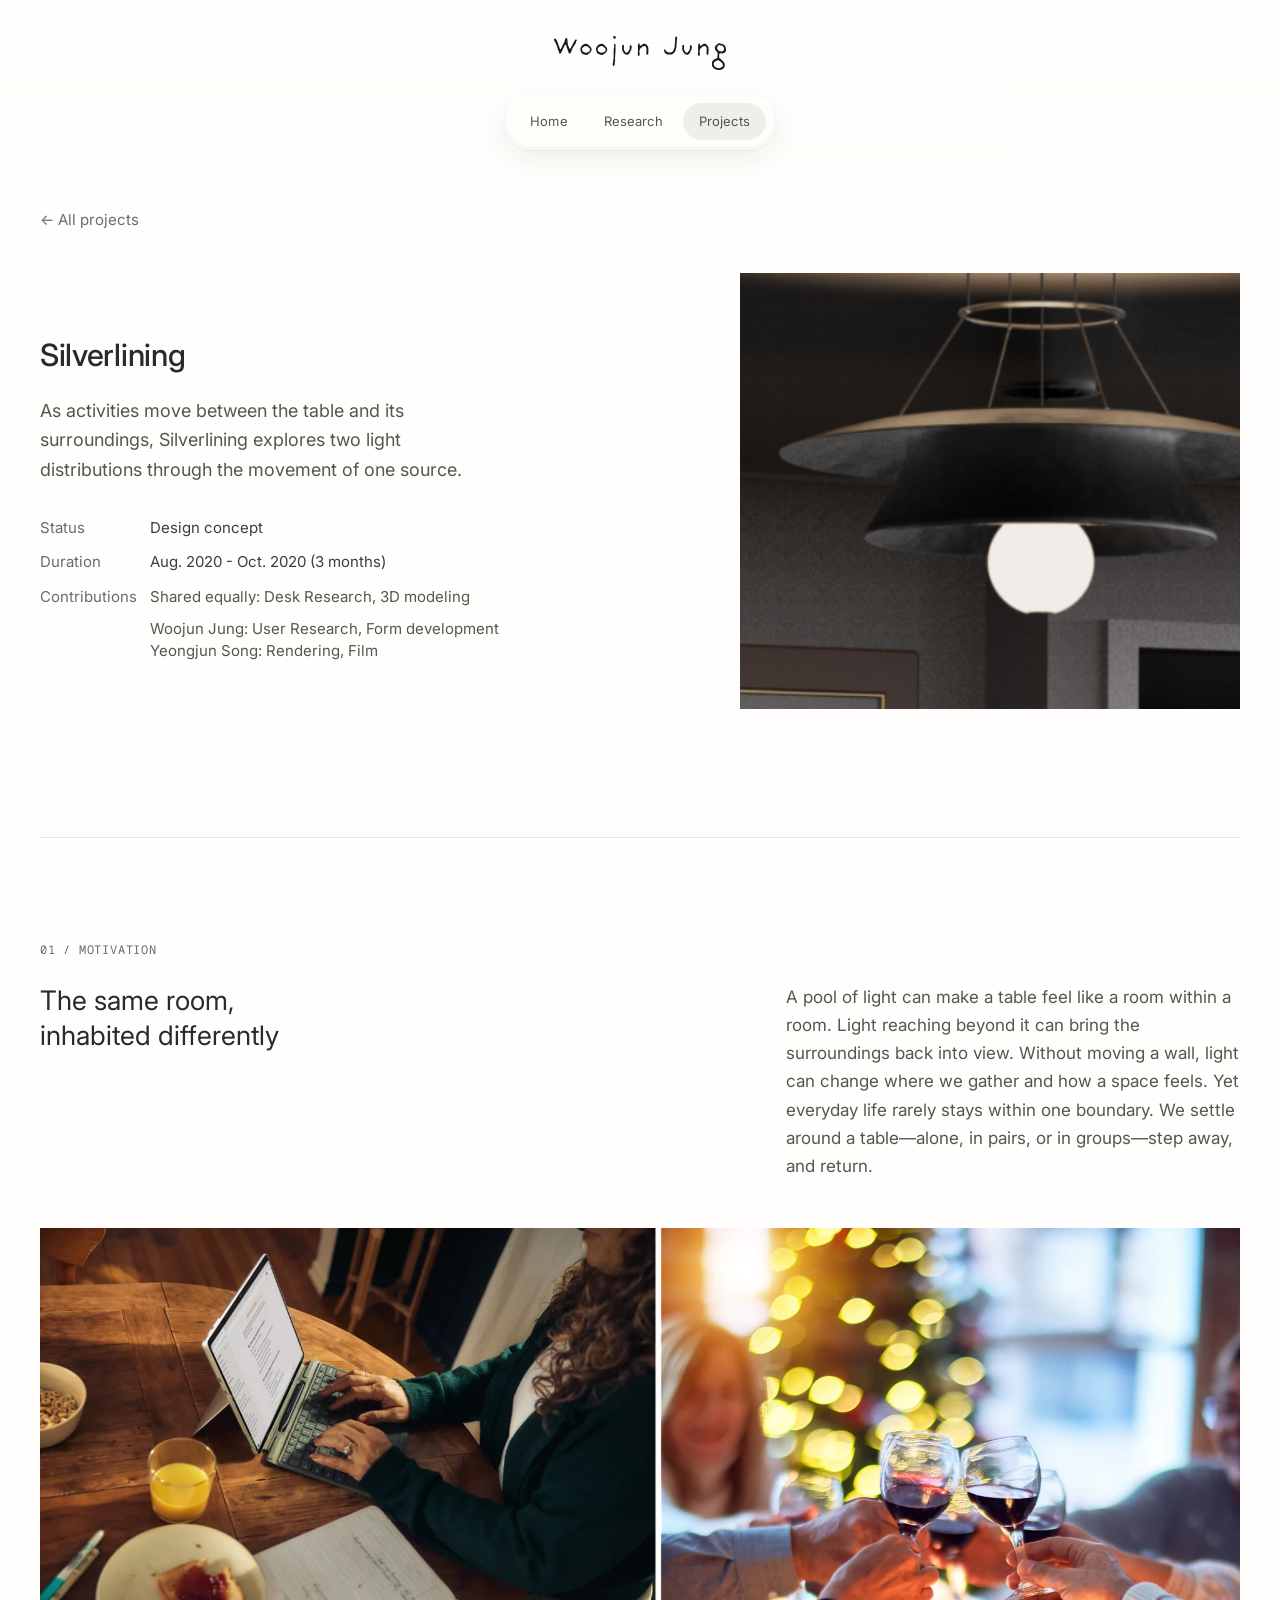
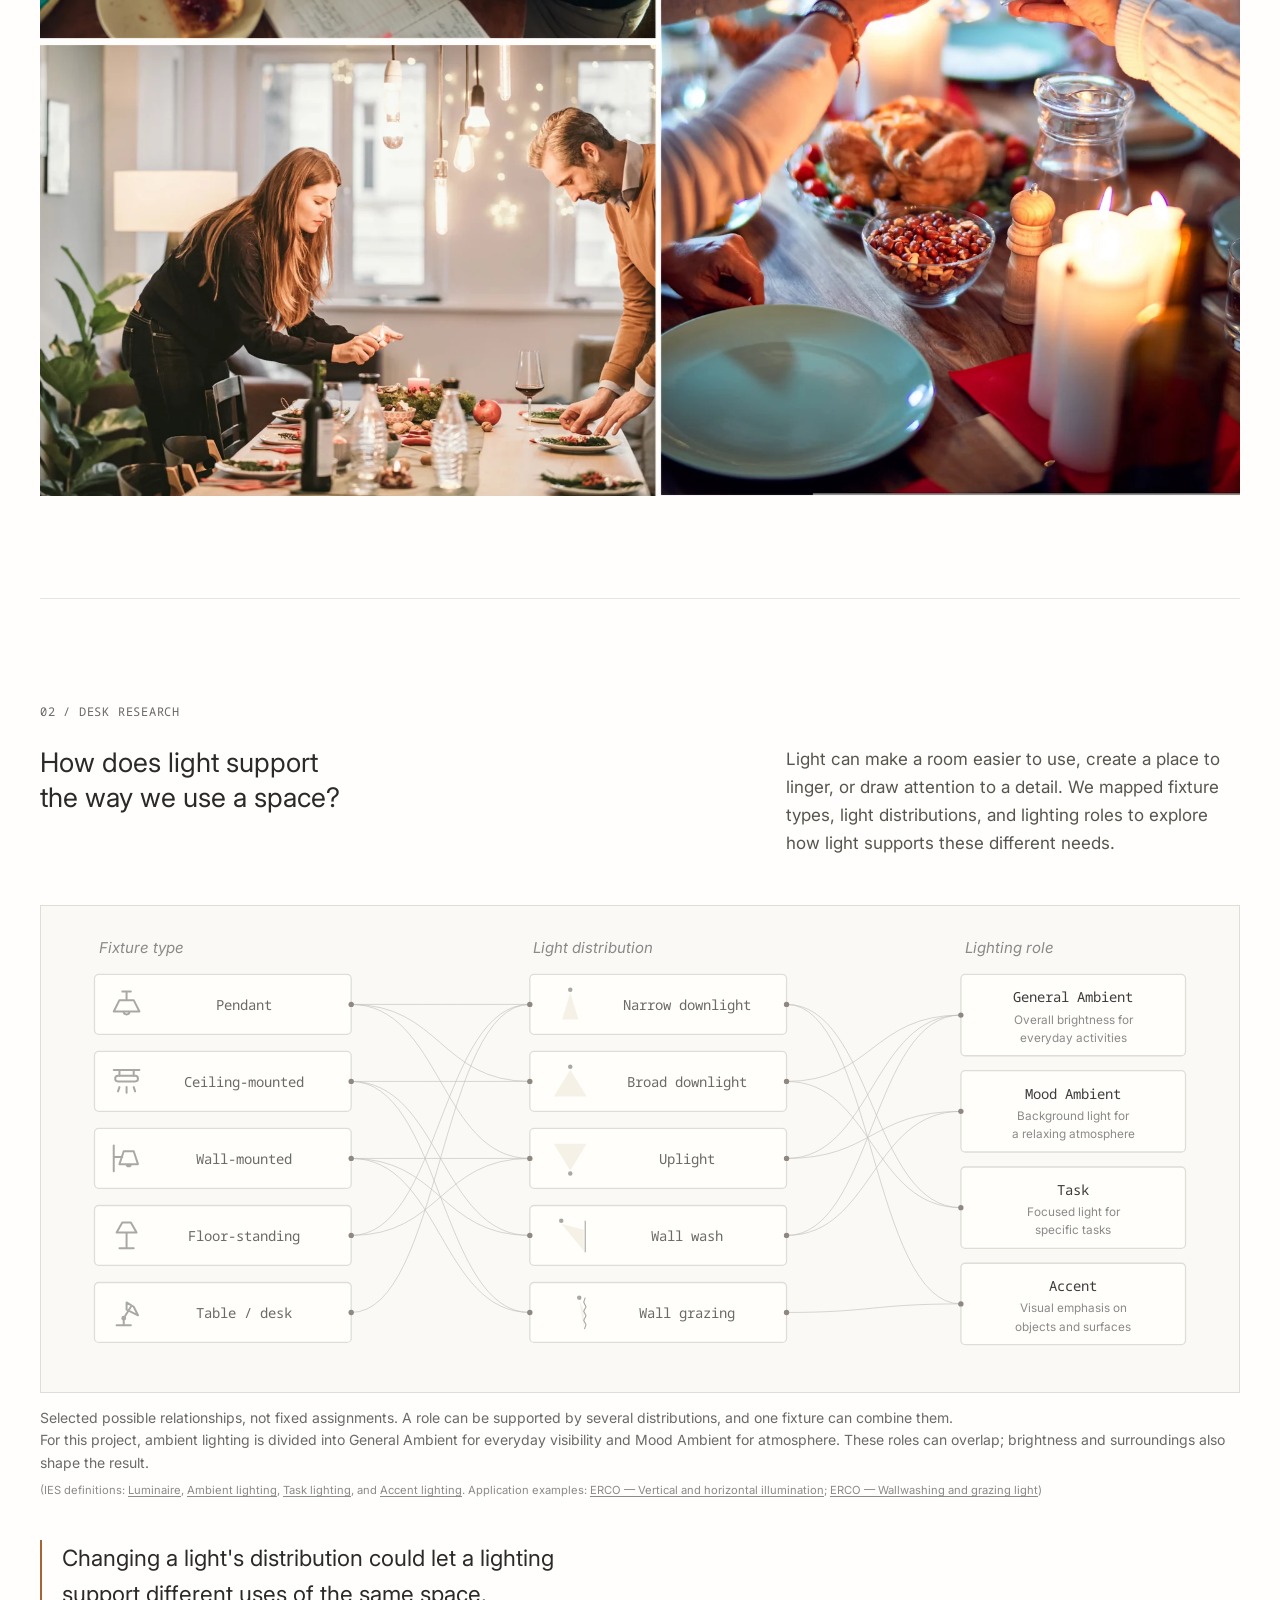
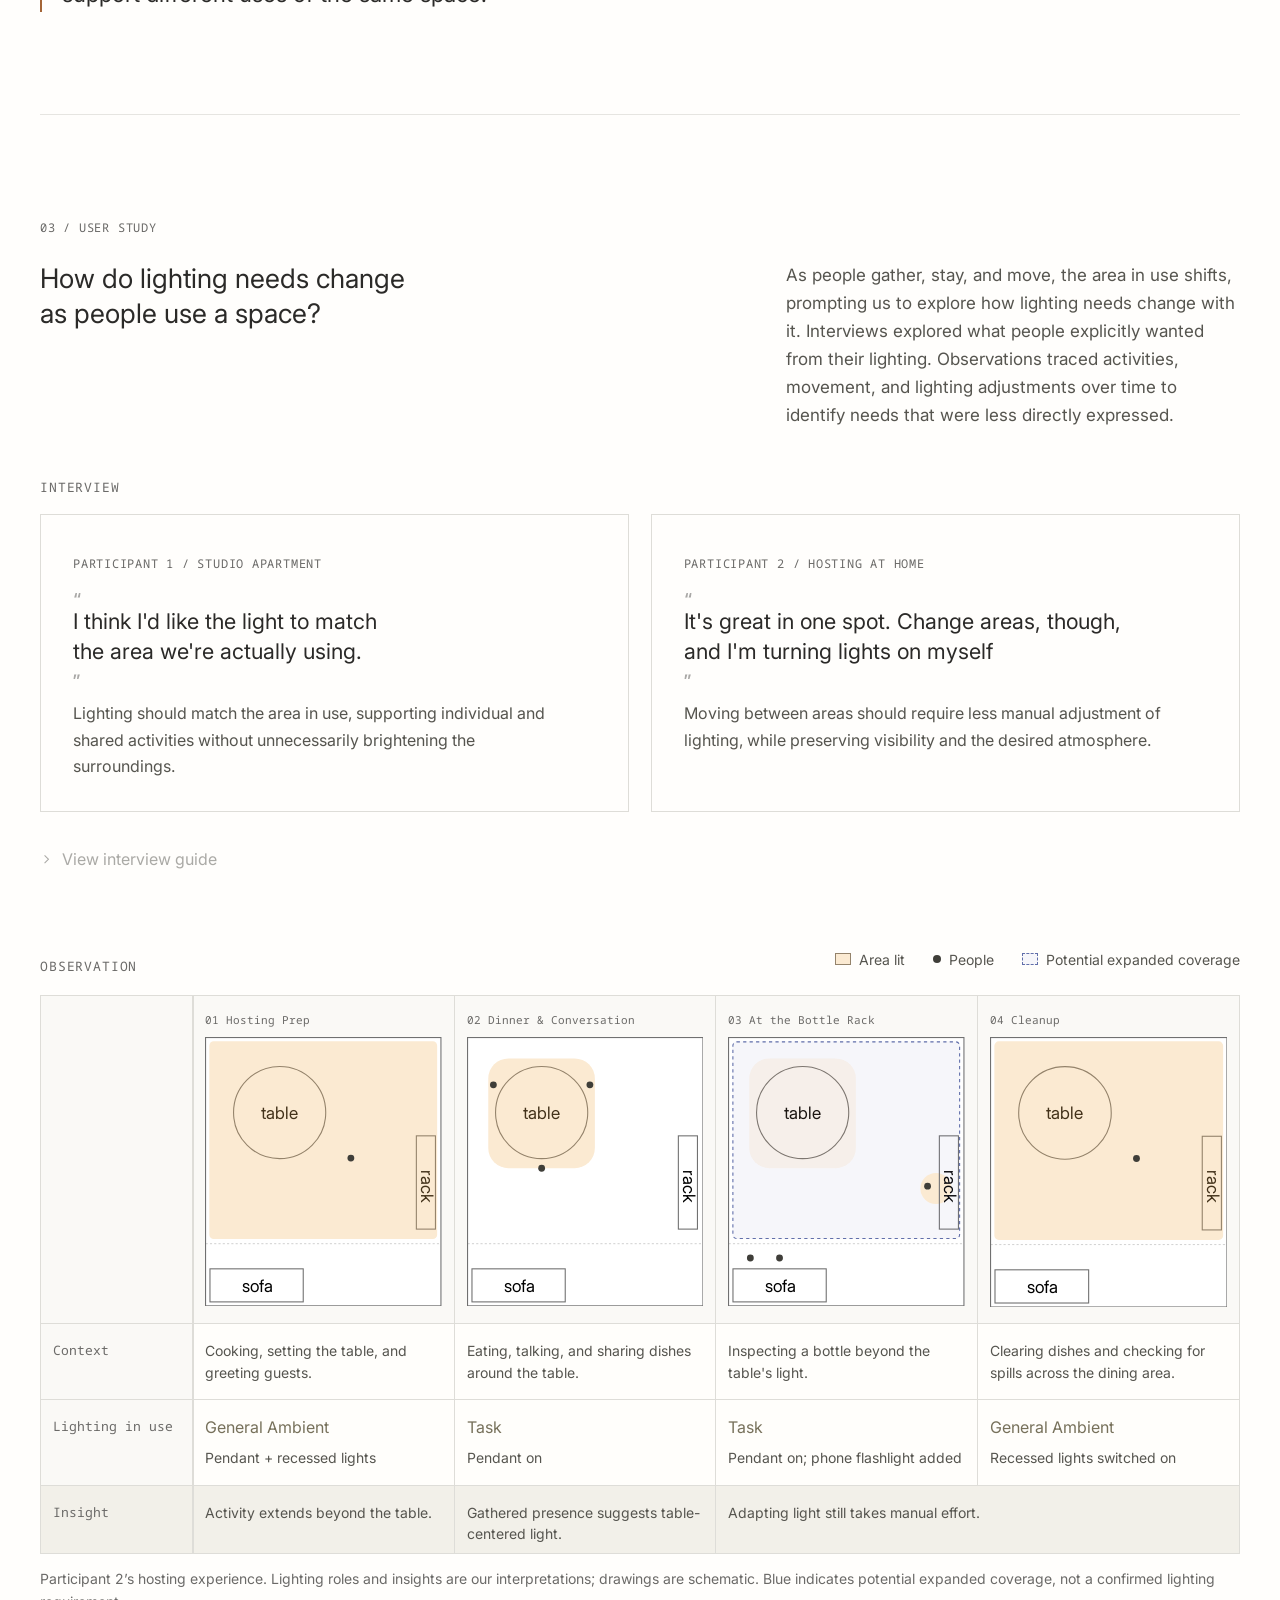
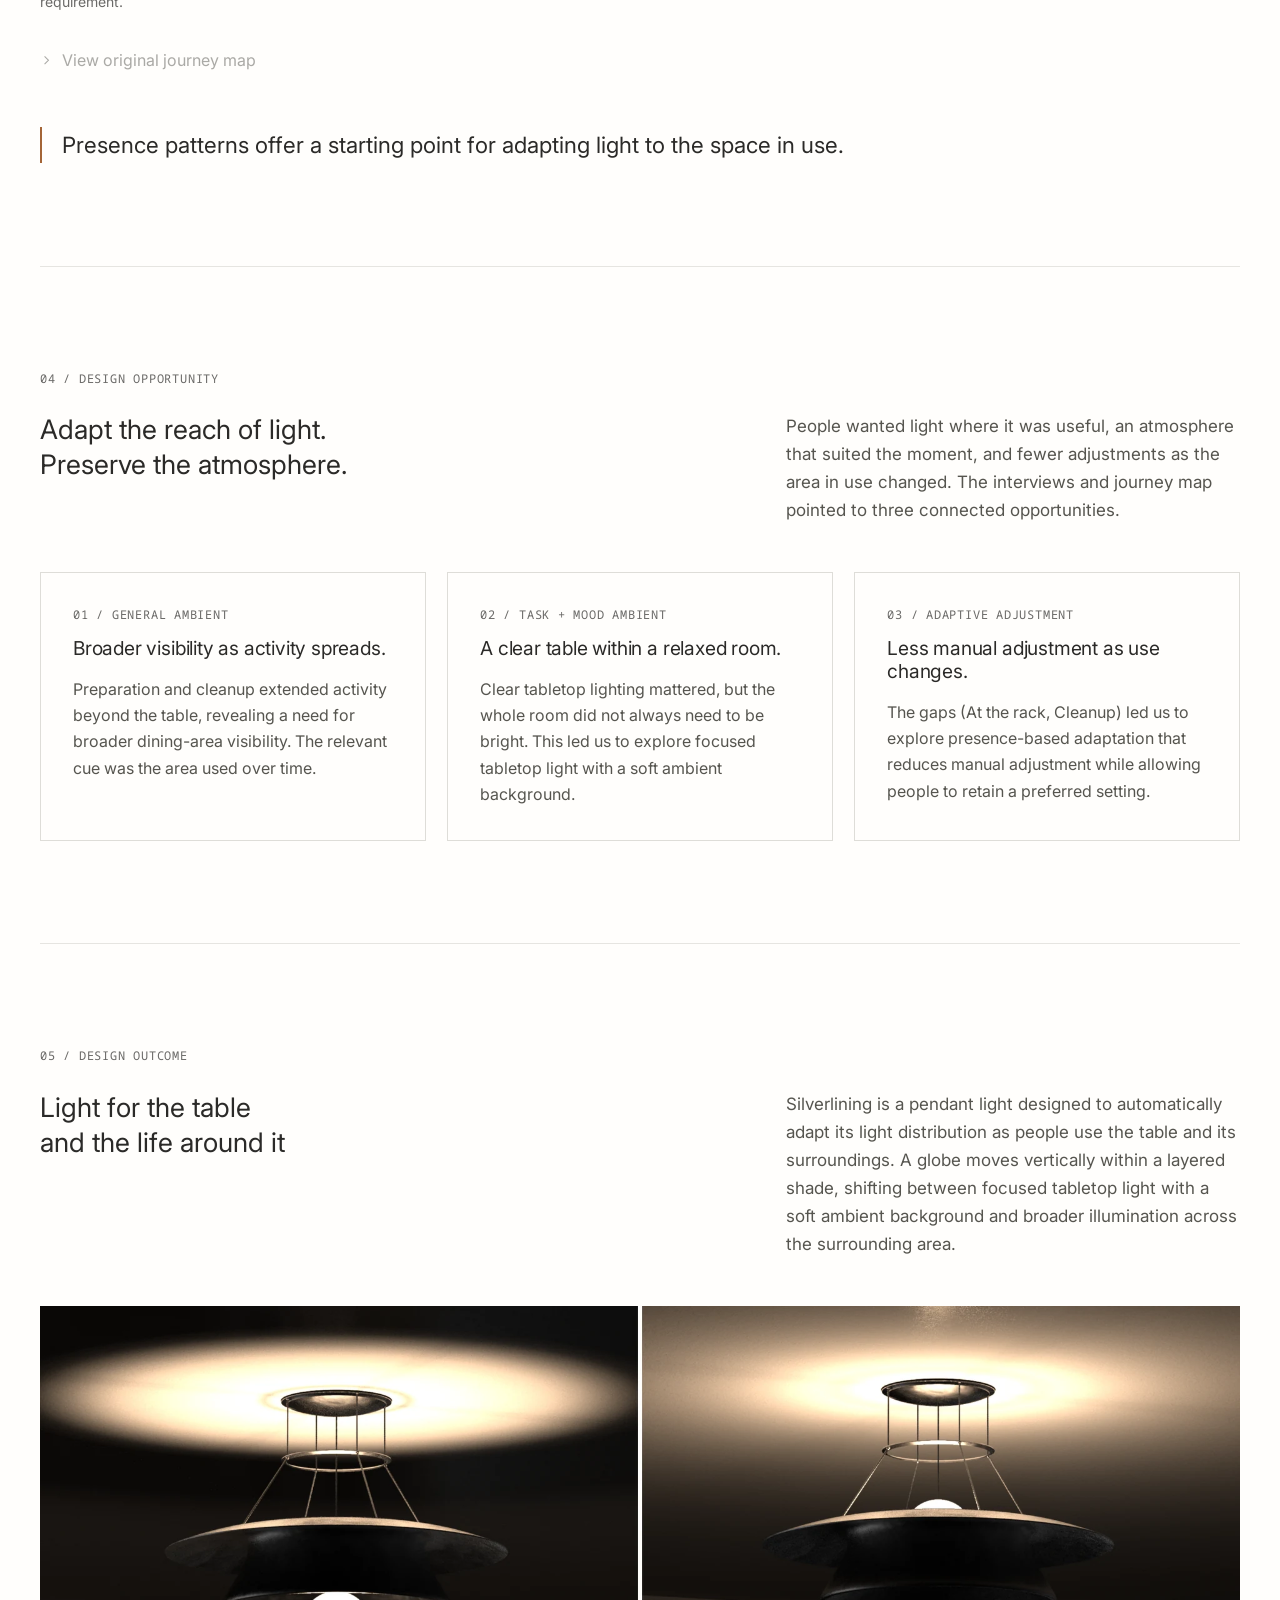
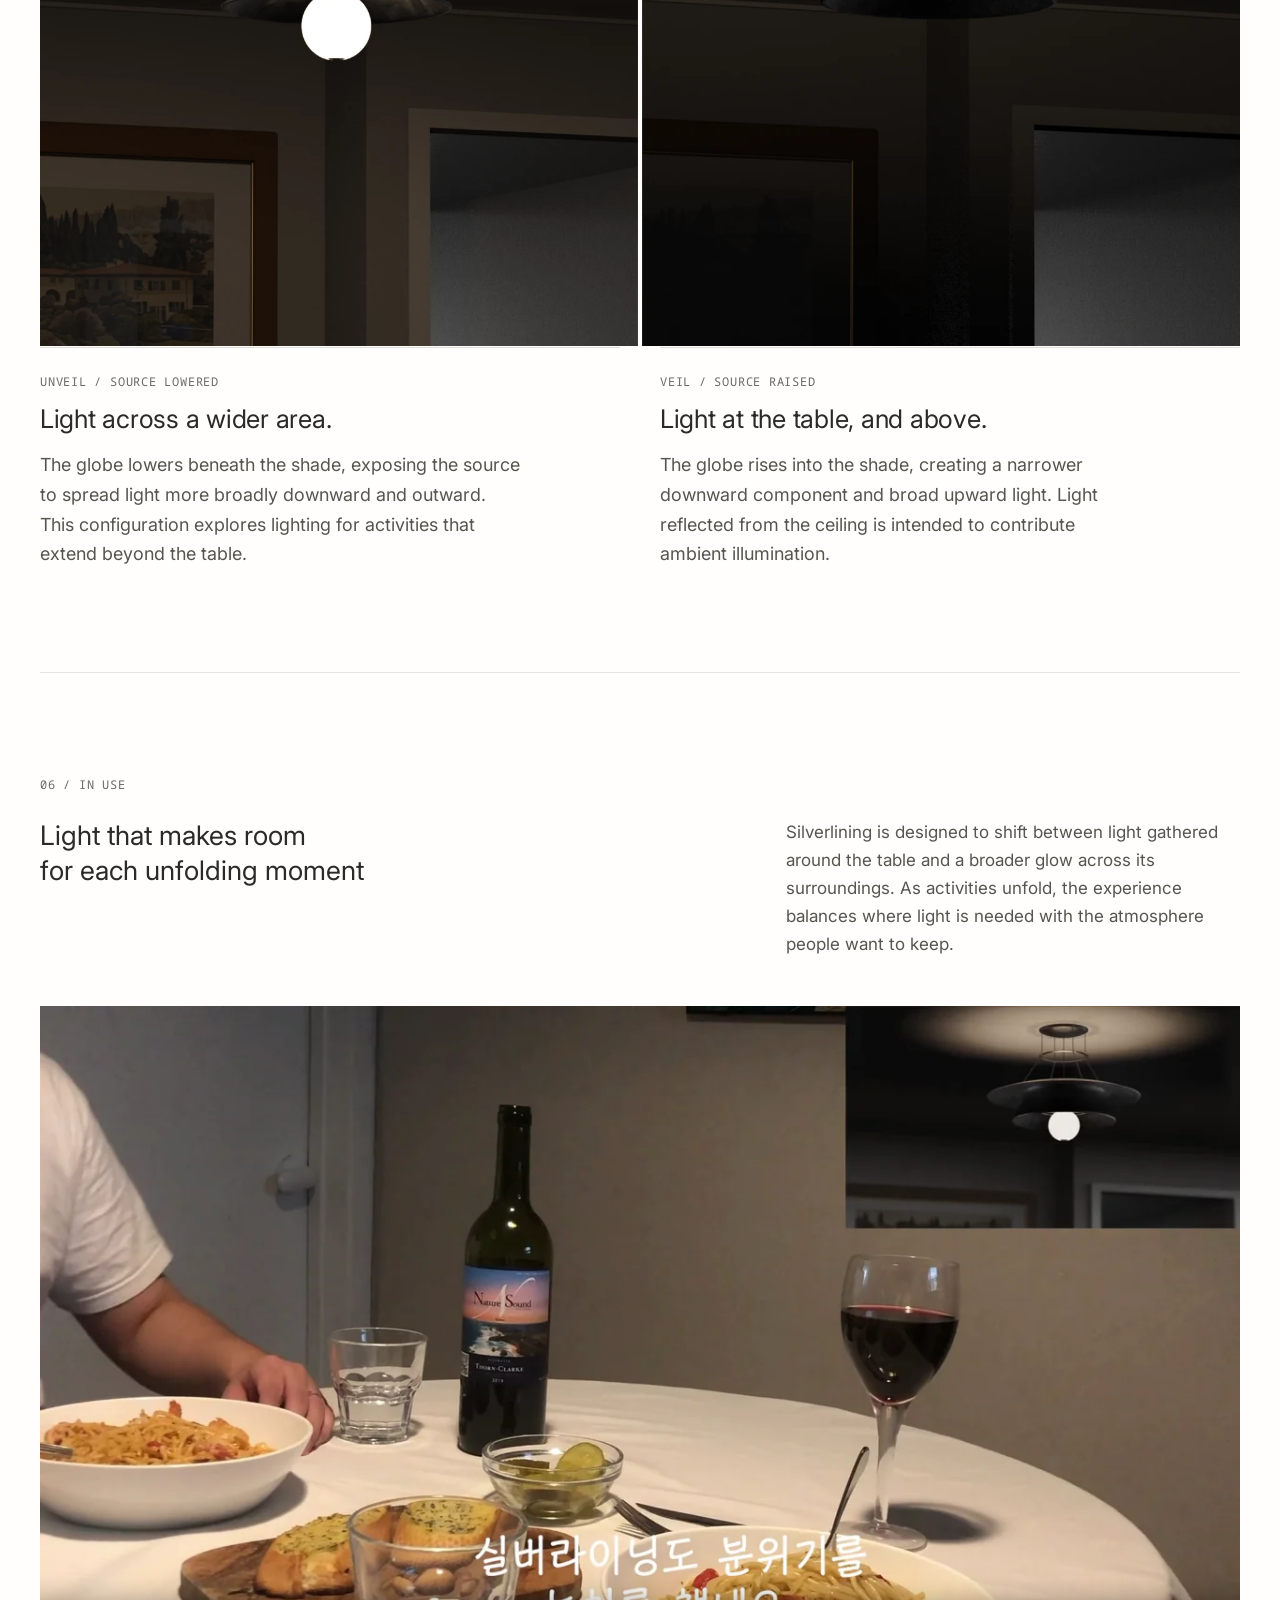
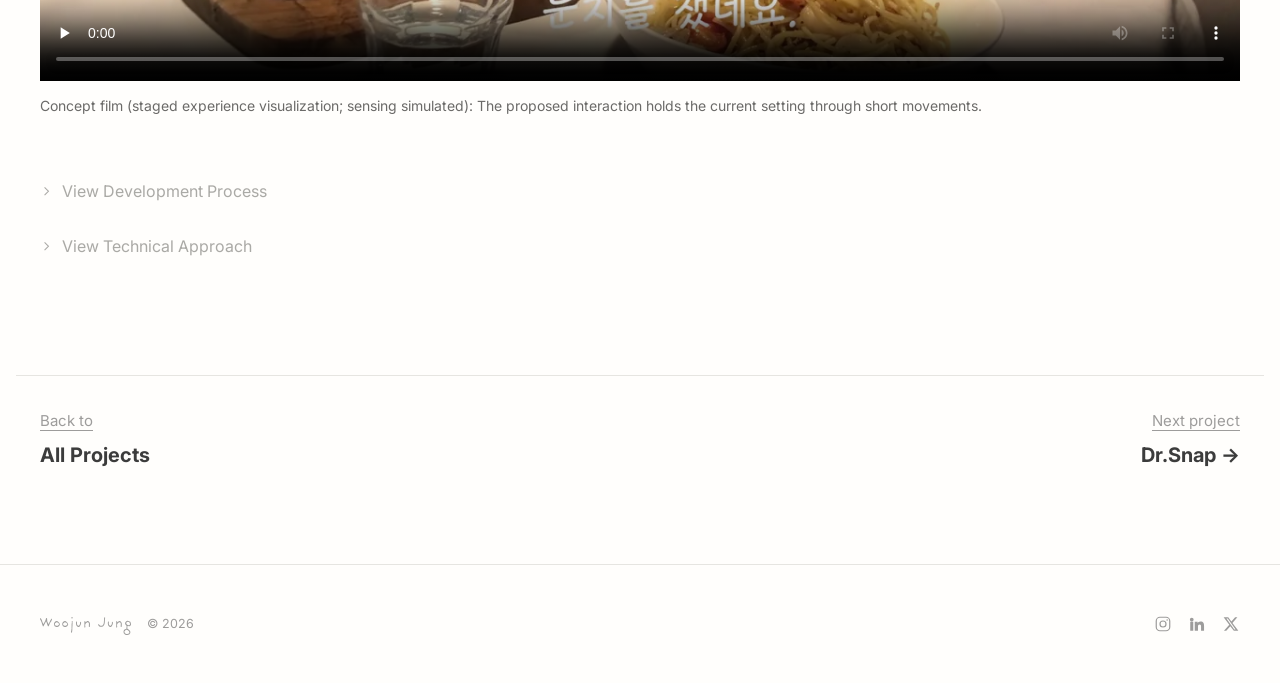
<file: project-silverlining.html>
<!DOCTYPE html>
<html lang="en">
<head>
  <meta charset="UTF-8" />
  <meta name="viewport" content="width=device-width, initial-scale=1.0" />
  <title>Projects | Silverlining</title>
  <meta name="description" content="Silverlining explores how one pendant can support changing activities by moving its light source to change the distribution of light." />
  <link rel="icon" type="image/png" href="assets/woojun_logo.png" />
  <link rel="stylesheet" href="css/tokens.css" />
  <link rel="stylesheet" href="css/site.css?v=profile-tablet-2" />
  <link rel="stylesheet" href="css/project-detail.css?v=text-left-1" />
  <link rel="stylesheet" href="css/project-silverlining.css" />
</head>
<body data-page="project-detail">
  <header class="site-header">
    <a class="site-header__logo" href="index.html" aria-label="Woojun Jung — home"><img src="assets/SVG/Woojun_Jung_Logo.svg" alt="Woojun Jung" /></a>
    <nav class="nav-pill" aria-label="Primary">
      <a href="index.html#home"><span class="nav-pill__label">Home</span></a>
      <a href="research.html"><span class="nav-pill__label">Research</span></a>
      <a href="projects.html" aria-current="page"><span class="nav-pill__label">Projects</span></a>
    </nav>
  </header>

  <main class="project-detail silverlining-page">
    <nav class="project-back-nav project-wrap" aria-label="Back to projects">
      <a class="project-back" href="projects.html">← All projects</a>
    </nav>
    <section class="project-hero project-wrap" aria-labelledby="project-title">
      <div class="project-hero__copy">
        <!-- <p class="project-kicker">Industrial design · 2020</p> -->
        <h1 id="project-title">Silverlining</h1>
        <!-- <p class="project-hero__statement">What if light could adapt to the way people inhabit the space around it?</p> -->
        <p class="project-hero__summary">As activities move between the table and its surroundings, Silverlining explores two light distributions through the movement of one source.</p>
        <dl class="project-meta">
          <div><dt>Status</dt><dd>Design concept</dd></div>
          <div><dt>Duration</dt><dd>Aug. 2020 - Oct. 2020 (3 months)</dd></div>
          <div class="project-meta__contribution">
            <dt>Contributions</dt>
            <dd class="project-contributions">
              <div>
                <p>Shared equally: Desk Research, 3D modeling</p>
              </div>
              <div>
                <p>Woojun Jung: User Research, Form development</p>
                <p>Yeongjun Song: Rendering, Film</p>
              </div>
            </dd>
          </div>
        </dl>
        <!-- <a class="project-explore" href="#motivation">Explore the project <span aria-hidden="true">↓</span></a> -->
      </div>
      <figure class="project-hero__image">
        <img src="assets/projects/SilverLining.png" alt="Silverlining pendant with its luminous globe exposed beneath a layered dark shade." width="464" height="552" decoding="async" fetchpriority="high" />
      </figure>
    </section>

    <div class="project-wrap" id="project-content">
      <section class="project-section sl-motivation" id="motivation" aria-labelledby="motivation-title">
        <header class="project-section__intro">
          <p class="project-kicker">01 / Motivation</p>
          <div class="project-section__copy">
            <h2 id="motivation-title">The same room,<br />inhabited differently</h2>
            <div class="project-section__description">
              <p>A pool of light can make a table feel like a room within a room. Light reaching beyond it can bring the surroundings back into view. Without moving a wall, light can change where we gather and how a space feels.
                Yet everyday life rarely stays within one boundary. We settle around a table—alone, in pairs, or in groups—step away, and return.</p>
            </div>
          </div>
        </header>
        <figure class="project-figure sl-motivation__figure">
          <img alt="A collage illustrating working at a table, preparing a shared meal, and gathering with friends." src="assets/projects/silverlining/silverlining_motivation-1920.webp" width="1920" height="1389" loading="lazy" decoding="async" srcset="assets/projects/silverlining/silverlining_motivation-960.webp 960w, assets/projects/silverlining/silverlining_motivation-1920.webp 1920w" sizes="(max-width: 480px) calc(100vw - 40px), (max-width: 1248px) calc(100vw - 48px), 1200px" />
          <!-- <figcaption><span>Working · Gathering</span><span>Everyday contexts around a table.</span></figcaption> -->
        </figure>
      </section>

      <section class="project-section sl-research" id="desk-research" aria-labelledby="research-title">
        <header class="project-section__intro">
          <p class="project-kicker">02 / Desk research</p>
          <div class="project-section__copy">
            <h2 id="research-title">How does light support<br />the way we use a space?</h2>
            <div class="project-section__description">
              <p>Light can make a room easier to use, create a place to linger, or draw attention to a detail. We mapped fixture types, light distributions, and lighting roles to explore how light supports these different needs.</p>
            </div>
          </div>
        </header>
        <figure class="sl-lighting-map" aria-describedby="concepts-caption">
          <p class="sl-lighting-map__scroll-hint" id="lighting-map-hint">Scroll horizontally to explore the three groups.</p>
          <div class="sl-lighting-map__scroll" tabindex="0" role="region" aria-label="Lighting relationship diagram" aria-describedby="lighting-map-hint">
              <svg class="sl-lighting-map__drawing" viewBox="0 0 1120 454" xmlns="http://www.w3.org/2000/svg" role="img" aria-labelledby="lighting-map-title lighting-map-desc">
                <title id="lighting-map-title">Fixture types, light distributions, and lighting roles</title>
                <desc id="lighting-map-desc">Selected possible relationships, not fixed assignments. Pendant: narrow downlight, broad downlight, or uplight. Ceiling-mounted: broad downlight, wall wash, or wall grazing. Wall-mounted: uplight, wall wash, or wall grazing. Floor-standing: narrow downlight or uplight. Table and desk: narrow downlight. Narrow downlight connects to Task and Accent; broad downlight to General Ambient and Task; uplight and wall wash to both General Ambient and Mood Ambient; wall grazing to Accent. General Ambient supports everyday visibility across a space. Mood Ambient supports a relaxing background atmosphere. These are project-specific subdivisions of ambient lighting. Task supports specific visual tasks, while Accent emphasizes objects and surfaces. One fixture can combine distributions and roles; brightness and surroundings also affect the result.</desc>
                <g class="sl-lighting-map__headings">
                  <text x="54" y="44">Fixture type</text>
                  <text x="460" y="44">Light distribution</text>
                  <text x="864" y="44">Lighting role</text>
                </g>
                <g class="sl-lighting-map__content" transform="translate(0 -50)">
                <g class="sl-lighting-map__connections">
                  <path data-from="pendant" data-to="broad" d="M290 142 C373.5 142 373.5 214 457 214" />
                  <path data-from="pendant" data-to="narrow" d="M290 142 C373.5 142 373.5 142 457 142" />
                  <path data-from="pendant" data-to="up" d="M290 142 C373.5 142 373.5 286 457 286" />
                  <path data-from="ceiling" data-to="broad" d="M290 214 C373.5 214 373.5 214 457 214" />
                  <path data-from="ceiling" data-to="wall-wash" d="M290 214 C373.5 214 373.5 358 457 358" />
                  <path data-from="ceiling" data-to="wall-grazing" d="M290 214 C373.5 214 373.5 430 457 430" />
                  <path data-from="wall" data-to="up" d="M290 286 C373.5 286 373.5 286 457 286" />
                  <path data-from="wall" data-to="wall-wash" d="M290 286 C373.5 286 373.5 358 457 358" />
                  <path data-from="wall" data-to="wall-grazing" d="M290 286 C373.5 286 373.5 430 457 430" />
                  <path data-from="floor" data-to="narrow" d="M290 358 C373.5 358 373.5 142 457 142" />
                  <path data-from="floor" data-to="up" d="M290 358 C373.5 358 373.5 286 457 286" />
                  <path data-from="table" data-to="narrow" d="M290 430 C373.5 430 373.5 142 457 142" />
                  <path data-from="narrow" data-to="task" d="M697 142 C777 142 777 332 860 332" />
                  <path data-from="narrow" data-to="accent" d="M697 142 C777 142 777 422 860 422" />
                  <path data-from="broad" data-to="general-ambient" d="M697 214 C777 214 777 152 860 152" />
                  <path data-from="broad" data-to="task" d="M697 214 C777 214 777 332 860 332" />
                  <path data-from="up" data-to="general-ambient" d="M697 286 C777 286 777 152 860 152" />
                  <path data-from="up" data-to="mood-ambient" d="M697 286 C777 286 777 242 860 242" />
                  <path data-from="wall-wash" data-to="general-ambient" d="M697 358 C777 358 777 152 860 152" />
                  <path data-from="wall-wash" data-to="mood-ambient" d="M697 358 C777 358 777 242 860 242" />
                  <path data-from="wall-grazing" data-to="accent" d="M697 430 C777 430 777 422 860 422" />
                </g>
                <g>
                  <g class="sl-lighting-map__node" data-node="pendant">
                    <rect class="sl-lighting-map__box" x="50" y="114" width="240" height="56" rx="4" />
                    <svg class="sl-lighting-map__fixture-icon" x="64" y="126" width="32" height="32" viewBox="0 0 24 24" aria-hidden="true"><path d="M9 3h6M12 3v6M7 9h10l4 8H3l4-8ZM10 17a2 2 0 0 0 4 0" /></svg>
                    <text class="sl-lighting-map__label" x="190" y="149">Pendant</text>
                    <circle class="sl-lighting-map__port" cx="290" cy="142" r="2.5" />
                  </g>
                  <g class="sl-lighting-map__node" data-node="ceiling">
                    <rect class="sl-lighting-map__box" x="50" y="186" width="240" height="56" rx="4" />
                    <svg class="sl-lighting-map__fixture-icon" x="64" y="198" width="32" height="32" viewBox="0 0 24 24" aria-hidden="true"><path d="M3 4h18M7 4v4M17 4v4M7 16l-1 3M12 16v4M17 16l1 3" /><rect x="4" y="8" width="16" height="4" rx="2" /></svg>
                    <text class="sl-lighting-map__label" x="190" y="221">Ceiling-mounted</text>
                    <circle class="sl-lighting-map__port" cx="290" cy="214" r="2.5" />
                  </g>
                  <g class="sl-lighting-map__node" data-node="wall">
                    <rect class="sl-lighting-map__box" x="50" y="258" width="240" height="56" rx="4" />
                    <svg class="sl-lighting-map__fixture-icon" x="64" y="270" width="32" height="32" viewBox="0 0 24 24" aria-hidden="true"><path d="M3 3v18M3 11h6M10 7h7l3 9H7l3-9ZM12 16a1.5 1.5 0 0 0 3 0" /></svg>
                    <text class="sl-lighting-map__label" x="190" y="293">Wall-mounted</text>
                    <circle class="sl-lighting-map__port" cx="290" cy="286" r="2.5" />
                  </g>
                  <g class="sl-lighting-map__node" data-node="floor">
                    <rect class="sl-lighting-map__box" x="50" y="330" width="240" height="56" rx="4" />
                    <svg class="sl-lighting-map__fixture-icon" x="64" y="342" width="32" height="32" viewBox="0 0 24 24" aria-hidden="true"><path d="M9 3h6l4 7H5l4-7ZM12 10v11M7 21h10" /></svg>
                    <text class="sl-lighting-map__label" x="190" y="365">Floor-standing</text>
                    <circle class="sl-lighting-map__port" cx="290" cy="358" r="2.5" />
                  </g>
                  <g class="sl-lighting-map__node" data-node="table">
                    <rect class="sl-lighting-map__box" x="50" y="402" width="240" height="56" rx="4" />
                    <svg class="sl-lighting-map__fixture-icon" x="64" y="414" width="32" height="32" viewBox="0 0 24 24" aria-hidden="true"><path d="M5 21h10M10 21v-5l5-8M12 5l5 3 3 6-8-4V5Z" /><circle cx="10" cy="16" r="1" /></svg>
                    <text class="sl-lighting-map__label" x="190" y="437">Table / desk</text>
                    <circle class="sl-lighting-map__port" cx="290" cy="430" r="2.5" />
                  </g>
                  <g class="sl-lighting-map__node" data-node="narrow">
                    <rect class="sl-lighting-map__box" x="457" y="114" width="240" height="56" rx="4" />
                    <svg class="sl-lighting-map__beam" x="478" y="124" width="33.6" height="36.4" viewBox="0 0 48 52" aria-hidden="true"><path d="M24 10 35 46H13Z" /><circle cx="24" cy="6" r="3" /></svg>
                    <text class="sl-lighting-map__label" x="604" y="149">Narrow downlight</text>
                    <circle class="sl-lighting-map__port" cx="457" cy="142" r="2.5" />
                    <circle class="sl-lighting-map__port" cx="697" cy="142" r="2.5" />
                  </g>
                  <g class="sl-lighting-map__node" data-node="broad">
                    <rect class="sl-lighting-map__box" x="457" y="186" width="240" height="56" rx="4" />
                    <svg class="sl-lighting-map__beam" x="478" y="196" width="33.6" height="36.4" viewBox="0 0 48 52" aria-hidden="true"><path d="M24 10 46 46H2Z" /><circle cx="24" cy="6" r="3" /></svg>
                    <text class="sl-lighting-map__label" x="604" y="221">Broad downlight</text>
                    <circle class="sl-lighting-map__port" cx="457" cy="214" r="2.5" />
                    <circle class="sl-lighting-map__port" cx="697" cy="214" r="2.5" />
                  </g>
                  <g class="sl-lighting-map__node" data-node="up">
                    <rect class="sl-lighting-map__box" x="457" y="258" width="240" height="56" rx="4" />
                    <svg class="sl-lighting-map__beam" x="478" y="268" width="33.6" height="36.4" viewBox="0 0 48 52" aria-hidden="true"><path d="M24 42 2 6H46Z" /><circle cx="24" cy="46" r="3" /></svg>
                    <text class="sl-lighting-map__label" x="604" y="293">Uplight</text>
                    <circle class="sl-lighting-map__port" cx="457" cy="286" r="2.5" />
                    <circle class="sl-lighting-map__port" cx="697" cy="286" r="2.5" />
                  </g>
                  <g class="sl-lighting-map__node" data-node="wall-wash">
                    <rect class="sl-lighting-map__box" x="457" y="330" width="240" height="56" rx="4" />
                    <svg class="sl-lighting-map__beam" x="478" y="340" width="33.6" height="36.4" viewBox="0 0 48 52" aria-hidden="true"><path d="M12 10 42 18V46Z" /><line x1="44" y1="6" x2="44" y2="48" stroke="var(--project-body)" stroke-width="1.5" /><circle cx="12" cy="6" r="3" /></svg>
                    <text class="sl-lighting-map__label" x="604" y="365">Wall wash</text>
                    <circle class="sl-lighting-map__port" cx="457" cy="358" r="2.5" />
                    <circle class="sl-lighting-map__port" cx="697" cy="358" r="2.5" />
                  </g>
                  <g class="sl-lighting-map__node" data-node="wall-grazing">
                    <rect class="sl-lighting-map__box" x="457" y="402" width="240" height="56" rx="4" />
                    <svg class="sl-lighting-map__beam" x="478" y="412" width="33.6" height="36.4" viewBox="0 0 48 52" aria-hidden="true"><path d="M36 10 42 22V46Z" /><polyline points="44,6 42,12 45,18 42,24 45,30 42,36 45,42 43,48" fill="none" stroke="var(--project-body)" stroke-width="1.5" stroke-linejoin="round" /><circle cx="36" cy="6" r="3" /></svg>
                    <text class="sl-lighting-map__label" x="604" y="437">Wall grazing</text>
                    <circle class="sl-lighting-map__port" cx="457" cy="430" r="2.5" />
                    <circle class="sl-lighting-map__port" cx="697" cy="430" r="2.5" />
                  </g>
                  <g class="sl-lighting-map__node" data-node="general-ambient">
                    <rect class="sl-lighting-map__box" x="860" y="114" width="210" height="76" rx="4" />
                    <text class="sl-lighting-map__role sl-lighting-map__role--general" x="965" y="140">General Ambient</text>
                    <text class="sl-lighting-map__definition" x="965" y="160"><tspan x="965">Overall brightness for</tspan><tspan x="965" dy="17">everyday activities</tspan></text>
                    <circle class="sl-lighting-map__port" cx="860" cy="152" r="2.5" />
                  </g>
                  <g class="sl-lighting-map__node" data-node="mood-ambient">
                    <rect class="sl-lighting-map__box" x="860" y="204" width="210" height="76" rx="4" />
                    <text class="sl-lighting-map__role sl-lighting-map__role--mood" x="965" y="230">Mood Ambient</text>
                    <text class="sl-lighting-map__definition" x="965" y="250"><tspan x="965">Background light for</tspan><tspan x="965" dy="17">a relaxing atmosphere</tspan></text>
                    <circle class="sl-lighting-map__port" cx="860" cy="242" r="2.5" />
                  </g>
                  <g class="sl-lighting-map__node" data-node="task">
                    <rect class="sl-lighting-map__box" x="860" y="294" width="210" height="76" rx="4" />
                    <text class="sl-lighting-map__role sl-lighting-map__role--task" x="965" y="320">Task</text>
                    <text class="sl-lighting-map__definition" x="965" y="340"><tspan x="965">Focused light for</tspan><tspan x="965" dy="17">specific tasks</tspan></text>
                    <circle class="sl-lighting-map__port" cx="860" cy="332" r="2.5" />
                  </g>
                  <g class="sl-lighting-map__node" data-node="accent">
                    <rect class="sl-lighting-map__box" x="860" y="384" width="210" height="76" rx="4" />
                    <text class="sl-lighting-map__role sl-lighting-map__role--accent" x="965" y="410">Accent</text>
                    <text class="sl-lighting-map__definition" x="965" y="430"><tspan x="965">Visual emphasis on</tspan><tspan x="965" dy="17">objects and surfaces</tspan></text>
                    <circle class="sl-lighting-map__port" cx="860" cy="422" r="2.5" />
                  </g>
                </g>
                </g>
              </svg>
          </div>
          <figcaption id="concepts-caption">
            <p>Selected possible relationships, not fixed assignments. A role can be supported by several distributions, and one fixture can combine them.<br>
              For this project, ambient lighting is divided into General Ambient for everyday visibility and Mood Ambient for atmosphere. These roles can overlap; brightness and surroundings also shape the result.</p>
            <p class="sl-lighting-map__sources">(IES definitions: <a href="https://ies.org/definitions/luminaire/" target="_blank" rel="noopener">Luminaire</a>, <a href="https://ies.org/definitions/ambient-lighting/" target="_blank" rel="noopener">Ambient lighting</a>, <a href="https://ies.org/definitions/task-lighting/" target="_blank" rel="noopener">Task lighting</a>, and <a href="https://ies.org/definitions/accent-lighting/" target="_blank" rel="noopener">Accent lighting</a>. Application examples: <a href="https://www.erco.com/en_us/designing-with-light/lighting-knowledge/design-examples-indoor/vertical-and-horizontal-7613/" target="_blank" rel="noopener">ERCO — Vertical and horizontal illumination</a>; <a href="https://www.erco.com/en/designing-with-light/lighting-knowledge/lighting-design/wallwashing-7483/" target="_blank" rel="noopener">ERCO — Wallwashing and grazing light</a>)</p>
          </figcaption>
        </figure>
        <p class="sl-research__insight">Changing a light's distribution could let a lighting<br>support different uses of the same space.</p>
      </section>

      <section class="project-section sl-study" id="user-study" aria-labelledby="study-title">
        <header class="project-section__intro">
          <p class="project-kicker">03 / User study</p>
          <div class="project-section__copy">
            <h2 id="study-title">How do lighting needs change<br>as people use a space?</h2>
            <div class="project-section__description">
              <p>As people gather, stay, and move, the area in use shifts, prompting us to explore how lighting needs change with it. Interviews explored what people explicitly wanted from their lighting. Observations traced activities, movement, and lighting adjustments over time to identify needs that were less directly expressed.</p>
            </div>
          </div>
        </header>
        <p class="project-kicker sl-study__label" id="interview-label">Interview</p>
        <div class="project-findings" role="group" aria-labelledby="interview-label">
          <figure>
            <figcaption><span class="project-kicker">Participant 1 / Studio apartment</span></figcaption>
            <blockquote>
              <span class="project-quote__mark" aria-hidden="true">“</span>
              <span class="project-quote__text">I think I'd like the light to match<br>the area we're actually using.</span>
              <span class="project-quote__mark project-quote__mark--closing" aria-hidden="true">“</span>
            </blockquote>
            <p>Lighting should match the area in use, supporting individual and shared activities without unnecessarily brightening the surroundings.</p>
          </figure>
          <figure>
            <figcaption><span class="project-kicker">Participant 2 / Hosting at home</span></figcaption>
            <blockquote>
              <span class="project-quote__mark" aria-hidden="true">“</span>
              <span class="project-quote__text">It's great in one spot. Change areas, though,<br>and I'm turning lights on myself</span>
              <span class="project-quote__mark project-quote__mark--closing" aria-hidden="true">“</span>
            </blockquote>
            <p>Moving between areas should require less manual adjustment of lighting, while preserving visibility and the desired atmosphere.</p>
          </figure>
        </div>
        <details class="project-evidence" id="interview-guide">
          <summary>View interview guide</summary>
          <div class="project-evidence__body sl-guide">
            <div class="sl-guide__intro">
              <h3>Exploratory Interview Guide</h3>
              <p class="project-note">Approximately 35–40 minutes · Materials: Paper for sketching the space, note-taking materials.</p>
              <p><strong>Research objective.</strong> Understand how lighting needs change as people use the same space for different activities, and whether their existing lighting and controls meet those needs.</p>
              <p><strong>Introduction · 2 minutes</strong></p>
              <p>“We’re interested in how you use the space around your table and how you experience the lighting there. We’d like to hear about situations that worked well, as well as anything you wanted to change. There are no right or wrong answers, and you can skip any question.”</p>
              <p class="project-note">Ask for consent before recording or photographing the space.</p>
            </div>
            <div class="sl-guide__sections">
              <section class="sl-guide__section" aria-labelledby="guide-space-title">
                <header><h4 id="guide-space-title">A. The space and its activities</h4><p>7 minutes</p></header>
                <ol>
                  <li><p class="sl-guide__question">Could you describe how this space is arranged?</p><p>Ask the participant to show or sketch the table, seating, windows, and lights. Mark where they usually sit, stand, or move around.</p></li>
                  <li><p class="sl-guide__question">Think about a recent day. What did you use this space for?</p><p>Choose two different activities they mention and explore them in sequence. Ask who was present, where each person was, and what they were doing.</p></li>
                  <li><p class="sl-guide__question">Tell me about the most recent time you used this space with someone else.</p><p>Explore where people stayed, whether they moved around, and whether they were doing the same activity or different things. Skip this question if there is no relevant experience.</p></li>
                </ol>
              </section>
              <section class="sl-guide__section" aria-labelledby="guide-transitions-title">
                <header><h4 id="guide-transitions-title">B. Activity transitions and lighting experiences</h4><p>12 minutes</p></header>
                <ol start="4">
                  <li><p class="sl-guide__question">When one activity changed into another, what, if anything, did you change in the space?</p><p>Listen for changes the participant mentions spontaneously. If lighting does not come up, follow up by asking which lights were on at the time.</p></li>
                  <li><p class="sl-guide__question">How did the lighting work for what you were doing?</p><p>Ask what worked well and what, if anything, did not. Follow general descriptions such as “too dark” or “a nice atmosphere” with questions about where they were and what they were trying to see or do.</p></li>
                  <li><p class="sl-guide__question">What led you to change the lighting—or leave it as it was?</p><p>Ask what they actually did and what happened afterward. If they left the lighting unchanged, explore their reason without assuming they wanted something different.</p></li>
                  <li><p class="sl-guide__question">Can you recall a recent time when the same lighting worked well for different activities?</p><p>Explore what made it work. Compare the circumstances with any less satisfactory experience they described.</p></li>
                </ol>
              </section>
              <section class="sl-guide__section" aria-labelledby="guide-changes-title">
                <header><h4 id="guide-changes-title">C. Desired changes and existing solutions</h4><p>10 minutes</p></header>
                <ol start="8">
                  <li><p class="sl-guide__question">In the situation you found less satisfactory, what would you have wanted to be different?</p><p>Ask the participant to indicate the relevant areas on the sketch. Let them describe the change first. If needed, follow up about brightness, the area receiving light, shadows, or glare.</p></li>
                  <li><p class="sl-guide__question">Have you tried anything to address that situation?</p><p>Ask what they actually tried and whether it helped. Explore what was resolved and what remained. If they did not try anything, ask why.</p></li>
                  <li><p class="sl-guide__question">Have you experienced a situation where someone sharing the space wanted different lighting from you?</p><p>Ask where each person was, what they were doing, how their preferences differed, and how they reached a decision. Record experiences without disagreement too.</p></li>
                </ol>
              </section>
              <section class="sl-guide__section" aria-labelledby="guide-closing-title">
                <header><h4 id="guide-closing-title">D. Priorities and closing</h4><p>5 minutes</p></header>
                <ol start="11">
                  <li><p class="sl-guide__question">Of the experiences we discussed, which would make the biggest difference if it changed?</p><p>Explore why it matters, how often it happens, and how it affects everyday activities. Accept “nothing needs to change” as a valid response.</p></li>
                  <li><p class="sl-guide__question">Have I understood your experience correctly?</p><p>Briefly summarize the situations, lighting experiences, and responses the participant described. Ask what you misunderstood or left out.</p></li>
                </ol>
              </section>
            </div>
          </div>
        </details>
        <figure class="sl-journey" aria-labelledby="journey-label" aria-describedby="journey-caption">
          <p class="project-kicker sl-study__label" id="journey-label">Observation</p>
          <ul class="sl-journey__legend" aria-label="Diagram legend">
            <li><span class="sl-key sl-key--lit" aria-hidden="true"></span>Area lit</li>
            <li><span class="sl-key sl-key--person" aria-hidden="true"></span>People</li>
            <li><span class="sl-key sl-key--needed" aria-hidden="true"></span>Potential expanded coverage</li>
          </ul>
          <div class="sl-journey__intro">
            <!-- <h3 id="journey-title">One evening, different ways of inhabiting the space.</h3> -->
          </div>
          <p class="sl-journey__scroll-hint" id="journey-scroll-hint"> </p>
          <div class="sl-journey__table-scroll" tabindex="0" role="region" aria-labelledby="journey-label" aria-describedby="journey-scroll-hint">
            <table class="sl-journey-table">
              <caption class="project-sr-only">Lighting in use, activities, and insights across four contexts in the hosting journey. The bottle rack and cleanup share one insight about manual lighting adjustments.</caption>
              <colgroup><col class="sl-journey-table__axis-col" /><col span="4" /></colgroup>
              <thead>
                <tr>
                  <th scope="col" class="sl-journey-table__axis"></th>
                  <th scope="col">
                    <span class="sl-journey-table__index">01 Hosting Prep</span>
                    <svg class="sl-journey-plan sl-journey-plan--broad" viewBox="0 0 762 868" width="762" height="868" xmlns="http://www.w3.org/2000/svg" role="img" aria-label="Hosting prep: the participant prepares the space under broad dining-area light before two guests join.">
                      <rect width="762" height="868" fill="#fff" />
                      <rect x="14" y="14" width="734" height="637" rx="14" fill="#fbead2" />
                      <path d="M2 666H760" fill="none" stroke="#ababab" stroke-width="1.75" stroke-dasharray="6.9 6.9" />
                      <g fill="none" stroke="#707070" stroke-width="3.5">
                        <circle class="sl-journey-plan__table" cx="240.5" cy="243.5" r="148.5" />
                        <rect class="sl-journey-plan__rack" x="681" y="318.5" width="61.5" height="300.5" />
                        <rect x="16" y="747" width="300.5" height="106.5" />
                        <rect x="1.75" y="1.75" width="758.5" height="864.5" />
                      </g>
                      <text class="sl-journey-plan__table-label" x="240.5" y="263.5">table</text>
                      <text class="sl-journey-plan__rack-label" transform="translate(715.5 480.5) rotate(90)" y="19">rack</text>
                      <text x="168" y="822">sofa</text>
                      <g class="sl-journey-plan__people" fill="#3f3e39">
                        <circle cx="470" cy="390" r="11" />
                      </g>
                    </svg>
                  </th>
                  <th scope="col">
                    <span class="sl-journey-table__index">02 Dinner &amp; Conversation</span>
                    <svg class="sl-journey-plan" viewBox="0 0 762 868" width="762" height="868" xmlns="http://www.w3.org/2000/svg" role="img" aria-label="Dinner and conversation: three people, including the participant, gather around the round table under warm table-centered light.">
                      <rect width="762" height="868" fill="#fff" />
                      <rect x="68.5" y="69" width="343.5" height="353.5" rx="65" fill="#fbead2" />
                      <path d="M2 666H760" fill="none" stroke="#ababab" stroke-width="1.75" stroke-dasharray="6.9 6.9" />
                      <g fill="none" stroke="#707070" stroke-width="3.5">
                        <circle class="sl-journey-plan__table" cx="240.5" cy="243.5" r="148.5" />
                        <rect class="sl-journey-plan__rack" x="681" y="318.5" width="61.5" height="300.5" />
                        <rect x="16" y="747" width="300.5" height="106.5" />
                        <rect x="1.75" y="1.75" width="758.5" height="864.5" />
                      </g>
                      <text class="sl-journey-plan__table-label" x="240.5" y="263.5">table</text>
                      <text class="sl-journey-plan__rack-label" transform="translate(715.5 480.5) rotate(90)" y="19">rack</text>
                      <text x="168" y="822">sofa</text>
                      <g class="sl-journey-plan__people" fill="#3f3e39">
                        <circle cx="85" cy="154" r="11" />
                        <circle cx="396" cy="154" r="11" />
                        <circle cx="240.5" cy="423" r="11" />
                      </g>
                    </svg>
                  </th>
                  <th scope="col">
                    <span class="sl-journey-table__index">03 At the Bottle Rack</span>
                    <svg class="sl-journey-plan sl-journey-plan--needed" viewBox="0 0 762 868" width="762" height="868" xmlns="http://www.w3.org/2000/svg" role="img" aria-label="At the bottle rack: two people remain on the sofa while one person stands in front of the rack. The blue dashed area proposes expanded dining-area coverage; it is not an observed lighting setting or a confirmed requirement.">
                      <rect width="762" height="868" fill="#fff" />
                      <rect x="14" y="14" width="734" height="637" rx="14" fill="#f6f6fa" />
                      <rect x="68.5" y="69" width="343.5" height="353.5" rx="65" fill="#f6efea" />
                      <rect x="620" y="438" width="100" height="100" rx="65" fill="#fbead2" />
                      <path d="M2 666H760" fill="none" stroke="#ababab" stroke-width="1.75" stroke-dasharray="6.9 6.9" />
                      <g fill="none" stroke="#707070" stroke-width="3.5">
                        <circle class="sl-journey-plan__table" cx="240.5" cy="243.5" r="148.5" />
                        <rect class="sl-journey-plan__rack" x="681" y="318.5" width="61.5" height="300.5" />
                        <rect x="16" y="747" width="300.5" height="106.5" />
                        <rect x="1.75" y="1.75" width="758.5" height="864.5" />
                      </g>
                      <rect x="15.75" y="15.75" width="730.5" height="633.5" rx="12.25" fill="none" stroke="#616faa" stroke-width="3.5" stroke-dasharray="10.4 10.4" />
                      <text class="sl-journey-plan__table-label" x="240.5" y="263.5">table</text>
                      <text class="sl-journey-plan__rack-label" transform="translate(715.5 480.5) rotate(90)" y="19">rack</text>
                      <text x="168" y="822">sofa</text>
                      <g class="sl-journey-plan__people" fill="#3f3e39">
                        <circle cx="72" cy="712" r="11" />
                        <circle cx="166" cy="712" r="11" />
                        <circle cx="643" cy="480.5" r="11" />
                      </g>
                    </svg>
                  </th>
                  <th scope="col">
                    <span class="sl-journey-table__index">04 Cleanup</span>
                    <svg class="sl-journey-plan sl-journey-plan--broad" viewBox="0 0 762 868" width="762" height="868" xmlns="http://www.w3.org/2000/svg" role="img" aria-label="Cleanup: the participant clears the dining area under restored broad light as the gathering ends.">
                      <rect width="762" height="868" fill="#fff" />
                      <rect x="14" y="14" width="734" height="637" rx="14" fill="#fbead2" />
                      <path d="M2 666H760" fill="none" stroke="#ababab" stroke-width="1.75" stroke-dasharray="6.9 6.9" />
                      <g fill="none" stroke="#707070" stroke-width="3.5">
                        <circle class="sl-journey-plan__table" cx="240.5" cy="243.5" r="148.5" />
                        <rect class="sl-journey-plan__rack" x="681" y="318.5" width="61.5" height="300.5" />
                        <rect x="16" y="747" width="300.5" height="106.5" />
                        <rect x="1.75" y="1.75" width="758.5" height="864.5" />
                      </g>
                      <text class="sl-journey-plan__table-label" x="240.5" y="263.5">table</text>
                      <text class="sl-journey-plan__rack-label" transform="translate(715.5 480.5) rotate(90)" y="19">rack</text>
                      <text x="168" y="822">sofa</text>
                      <g class="sl-journey-plan__people" fill="#3f3e39">
                        <circle cx="470" cy="390" r="11" />
                      </g>
                    </svg>
                  </th>
                </tr>
              </thead>
              <tbody>
                <tr>
                  <th scope="row">Context</th>
                  <td>Cooking, setting the table, and greeting guests.</td>
                  <td>Eating, talking, and sharing dishes around the table.</td>
                  <td>Inspecting a bottle beyond the table's light.</td>
                  <td>Clearing dishes and checking for spills across the dining area.</td>
                </tr>
                <tr>
                  <th scope="row">Lighting in use</th>
                  <td><strong class="sl-journey-table__need sl-journey-table__need--general">General Ambient</strong>Pendant + recessed lights</td>
                  <td><strong class="sl-journey-table__need sl-journey-table__need--general">Task</strong>Pendant on</td>
                  <td><strong class="sl-journey-table__need sl-journey-table__need--general">Task</strong>Pendant on; phone flashlight added</td>
                  <td><strong class="sl-journey-table__need sl-journey-table__need--general">General Ambient</strong>Recessed lights switched on</td>
                </tr>
                <tr class="sl-journey-table__interpretation sl-journey-table__insight-head">
                  <th scope="row" rowspan="2">Insight</th>
                  <td><p>Activity extends beyond the table.</p></td>
                  <td><p>Gathered presence suggests table-centered light.</p></td>
                  <td colspan="2"><p>Adapting light still takes manual effort.</p></td>
                </tr>
                <!-- <tr class="sl-journey-table__interpretation sl-journey-table__insight-body">
                  <td><p>Preparation involves moving across the dining area, making broader visibility useful.</p></td>
                  <td><p>When people gather around the table, concentrating light there is enough for supporting eating and conversation.</p></td>
                  <td colspan="2"><p>At the rack, the participant added a phone flashlight; for cleanup, they switched on recessed lights. Both situations required manual intervention to obtain useful visibility, suggesting an opportunity for automatic adjustment as the use of the space changes.</p></td>
                </tr> -->
              </tbody>
            </table>
          </div>
          <figcaption id="journey-caption">Participant 2’s hosting experience. Lighting roles and insights are our interpretations; drawings are schematic. Blue indicates potential expanded coverage, not a confirmed lighting requirement.</figcaption>
        </figure>
        <details class="project-evidence" id="original-journey-map">
          <summary>View original journey map</summary>
          <div class="project-evidence__body">
            <figure class="sl-original-map">
              <a class="sl-original-map__image" href="assets/projects/silverlining/journey_map.png" target="_blank" rel="noopener" aria-label="Open the original journey map at full size in a new tab">
                <img src="assets/projects/silverlining/journey_map.png" alt="Original journey map of Participant 2’s hosting experience, with preparation, dinner, drinks, and cleanup phases, interview excerpts, and an interpreted emotion curve." width="2734" height="1192" loading="lazy" decoding="async" />
              </a>
              <figcaption><span>Original process document; insights reinterpreted above. Emotion curve is interpretive.</span><span>Click image to enlarge ↗</span></figcaption>
            </figure>
          </div>
        </details>
        <p class="sl-study__insight">Presence patterns offer a starting point for adapting light to the space in use.
          <!-- <span class="sl-study__interpretation">These accounts led us to explore presence as a primary cue: whether people remain around the table or use its surroundings. Presence indicates where light may be useful; the activity and desired atmosphere also shape the response.</span> -->
        </p>
      </section>

      <section class="project-section sl-opportunity" id="opportunity" aria-labelledby="opportunity-title">
        <header class="project-section__intro">
          <p class="project-kicker">04 / Design opportunity</p>
          <div class="project-section__copy">
            <h2 id="opportunity-title">Adapt the reach of light.<br />Preserve the atmosphere.</h2>
            <div class="project-section__description">
              <p>People wanted light where it was useful, an atmosphere that suited the moment, and fewer adjustments as the area in use changed. The interviews and journey map pointed to three connected opportunities.</p>
            </div>
          </div>
        </header>
        <div class="project-cards">
          <article>
            <p class="project-kicker">01 / General Ambient</p>
            <h3>Broader visibility as activity spreads.</h3>
            <p>Preparation and cleanup extended activity beyond the table, revealing a need for broader dining-area visibility. The relevant cue was the area used over time.</p>
          </article>
          <article>
            <p class="project-kicker">02 / Task + Mood Ambient</p>
            <h3>A clear table within a relaxed room.</h3>
            <p>Clear tabletop lighting mattered, but the whole room did not always need to be bright. This led us to explore focused tabletop light with a soft ambient background.</p>
          </article>
          <article>
            <p class="project-kicker">03 / Adaptive adjustment</p>
            <h3>Less manual adjustment as use changes.</h3>
            <p>The gaps (At the rack, Cleanup) led us to explore presence-based adaptation that reduces manual adjustment while allowing people to retain a preferred setting.</p>
          </article>
        </div>
        <!-- <p class="project-question">A light that automatically shifts between two configurations—<br>General Ambient and Task + Mood Ambient—using presence as a cue.</p> -->
      </section>

      <section class="project-section sl-response" aria-labelledby="response-title">
        <header class="project-section__intro">
          <p class="project-kicker">05 / Design outcome</p>
          <div class="project-section__copy">
            <h2 id="response-title">Light for the table<br>and the life around it</h2>
            <div class="project-section__description">
              <p>Silverlining is a pendant light designed to automatically adapt its light distribution as people use the table and its surroundings. A globe moves vertically within a layered shade, shifting between focused tabletop light with a soft ambient background and broader illumination across the surrounding area.</p>
            </div>
          </div>
        </header>
        <figure class="project-figure sl-response__figure">
          <img alt="The same pendant in two configurations: Unveil on the left with the globe lowered below the shade, and Veil on the right with the globe raised into the shade." src="assets/projects/silverlining/silverlining_act-1920.webp" width="1920" height="1024" loading="lazy" decoding="async" srcset="assets/projects/silverlining/silverlining_act-960.webp 960w, assets/projects/silverlining/silverlining_act-1920.webp 1920w" sizes="(max-width: 480px) calc(100vw - 40px), (max-width: 1248px) calc(100vw - 48px), 1200px" />
          <!-- <figcaption>Two source positions, two intended distributions.</figcaption> -->
        </figure>
        <div class="sl-modes">
          <article>
            <p class="project-kicker">Unveil / Source lowered</p>
            <h3>Light across a wider area.</h3>
            <p>The globe lowers beneath the shade, exposing the source to spread light more broadly downward and outward. This configuration explores lighting for activities that extend beyond the table.</p>
          </article>
          <article>
            <p class="project-kicker">Veil / Source raised</p>
            <h3>Light at the table, and above.</h3>
            <p>The globe rises into the shade, creating a narrower downward component and broad upward light. Light reflected from the ceiling is intended to contribute ambient illumination.</p>
          </article>
        </div>
      </section>

      <section class="project-section sl-experience" aria-labelledby="experience-title">
        <header class="project-section__intro">
          <p class="project-kicker">06 / In use</p>
          <div class="project-section__copy">
            <h2 id="experience-title">Light that makes room<br />for each unfolding moment</h2>
            <div class="project-section__description">
              <p>Silverlining is designed to shift between light gathered around the table and a broader glow across its surroundings. As activities unfold, the experience balances where light is needed with the atmosphere people want to keep.</p>
            </div>
          </div>
        </header>
        <!-- <div class="sl-scenarios">
          <article><span class="sl-scenario-index">01</span><h3>Open up the space</h3><p>In Unveil, the globe lowers to spread light more broadly, extending illumination beyond the tabletop.</p></article>
          <article><span class="sl-scenario-index">02</span><h3>Settle around the table</h3><p>In Veil, light concentrates on the tabletop while an upward component reflects off the ceiling.</p></article>
          <article><span class="sl-scenario-index">03</span><h3>Keep the atmosphere</h3><p>A brief step in or away need not change the whole room. The proposed interaction holds the current setting through short movements.</p></article>
        </div> -->
        <figure class="project-figure project-film">
          <video controls playsinline preload="none" poster="assets/projects/silverlining/silverlining_demo_poster.webp" aria-label="Silverlining concept film showing the proposed physical interaction.">
            <source src="assets/projects/silverlining/silverlining_demo-web.mp4" type="video/mp4" />
            Your browser cannot play this film. <a href="assets/projects/silverlining/silverlining_demo-web.mp4">Download the Silverlining film</a>.
          </video>
          <figcaption><span>Concept film (staged experience visualization; sensing simulated): The proposed interaction holds the current setting through short movements.</span></figcaption>
          <p class="project-film__fallback" hidden>This browser could not play the film. <a href="assets/projects/silverlining/silverlining_demo-web.mp4">Download the video</a>.</p>
        </figure>

        <div class="project-evidence-group">
          <details class="project-evidence">
            <summary>View Development Process</summary>
            <section class="project-evidence__body sl-development" aria-labelledby="development-title">
              <header class="project-section__intro">
                <div class="project-section__copy">
                  <h2 id="development-title">Translating spatial needs<br>into form and movement</h2>
                  <div class="project-section__description">
                    <p>The need for broader visibility and a clear table within a relaxed room led us to explore how one pendant could support both. We focused on the relationship between source and shade: how could their relative positions shape the reach of light and make the change between settings visible?</p>
                  </div>
                </div>
              </header>
              <figure class="project-figure sl-development__figure">
                <figcaption><span>Form exploration. Visual references at left; original design sketches at right.</span></figcaption>
                <img alt="Pendant references and original form sketches exploring layered shades, apertures, and moving light sources." src="assets/projects/silverlining/silverlining_making_form-2400.webp" width="2400" height="1703" loading="lazy" decoding="async" srcset="assets/projects/silverlining/silverlining_making_form-1200.webp 1200w, assets/projects/silverlining/silverlining_making_form-2400.webp 2400w" sizes="(max-width: 480px) calc(100vw - 40px), (max-width: 1248px) calc(100vw - 48px), 1200px" />
              </figure>
              <div class="sl-development__interlude">
                <h3>Shaping where the light can reach</h3>
                <p>Form sketches explored different ways of enclosing and exposing a source through changes in the shade, its openings, and the source’s position. The relationship between source and shade offered a way to translate changing spatial needs into a physical configuration.</p>
              </div>
              <figure class="project-figure sl-development__figure">
                <figcaption><span>Source travel · Shade relationship · View from below</span></figcaption>
                <img alt="Section drawings and interaction sketches exploring the globe’s vertical movement and the view from beneath the pendant." src="assets/projects/silverlining/silverlining_making_interaction-2400.webp" width="2400" height="1568" loading="lazy" decoding="async" srcset="assets/projects/silverlining/silverlining_making_interaction-1200.webp 1200w, assets/projects/silverlining/silverlining_making_interaction-2400.webp 2400w" sizes="(max-width: 480px) calc(100vw - 40px), (max-width: 1248px) calc(100vw - 48px), 1200px" />
              </figure>
              <div class="sl-development__interlude">
                <h3>One movement,<br>two light distributions</h3>
                <p>We developed a globe that moves vertically within a layered shade. Lowering it exposes more of the source, allowing light to spread toward the surrounding area. Raising it brings the source within the shade, shaping a narrower downward component while leaving an upward path for light to reflect from the ceiling. These two positions became Unveil and Veil, connecting broader visibility with the combination of tabletop light and a soft ambient background.</p>
              </div>
            </section>
          </details>
          <details class="project-evidence">
            <summary>View Technical Approach</summary>
            <section class="project-evidence__body sl-technical" id="technical-approach" aria-labelledby="interaction-title">
              <header class="project-section__intro">
                <div class="project-section__copy">
                  <h2 id="interaction-title">From presence to light</h2>
                  <div class="project-section__description">
                    <p>A camera and embedded computer are proposed within the 170 mm globe. Person detections would be interpreted across near-table and surrounding zones over time, guiding changes between Veil and Unveil while allowing people to hold their preferred setting.</p><p class="project-note sl-technical__status"></p>
                  </div>
                </div>
              </header>

              <div class="sl-tech-block sl-tech-block--visual" aria-labelledby="hardware-title">
                <div class="sl-hardware">
                  <figure class="sl-hardware__render">
                    <figcaption>Camera placement beneath the globe.</figcaption>
                    <div class="sl-hardware__visual">
                      <img alt="View from beneath Silverlining showing the proposed camera aperture at the bottom of the illuminated globe." src="assets/projects/silverlining/silverlining_hardware-1600.webp" width="1600" height="985" loading="lazy" decoding="async" srcset="assets/projects/silverlining/silverlining_hardware-800.webp 800w, assets/projects/silverlining/silverlining_hardware-1600.webp 1600w" sizes="(max-width: 480px) calc(100vw - 40px), (max-width: 1000px) calc(100vw - 48px), (max-width: 1248px) calc((100vw - 80px) / 2), 584px" />
                    </div>
                  </figure>
                  <figure class="sl-assembly">
                    <figcaption>Proposed internal arrangement · Schematic, not to scale.</figcaption>
                    <div class="sl-hardware__visual">
                      <svg class="sl-assembly__drawing" viewBox="0 0 680 420" role="img" aria-labelledby="assembly-title assembly-desc" xmlns="http://www.w3.org/2000/svg">
                        <title id="assembly-title">Proposed arrangement inside a 170 millimetre globe</title>
                        <desc id="assembly-desc">A cylindrical housing contains a rectangular compute board and carrier. LEDs sit around the central assembly. A camera looks down through an aperture at the bottom. A dashed upward line indicates a heat-transfer route to be engineered. This is a schematic, not a verified packing study.</desc>
                        <g transform="translate(80 12) scale(1.12)">
                          <g fill="none" stroke="#bdb9af" stroke-width="1.5">
                            <path d="M220 12V49M244 12V49" />
                            <circle cx="232" cy="181" r="130" fill="#fffdf8" />
                            <circle cx="232" cy="181" r="122" stroke-dasharray="3 5" opacity="0.6" />
                          </g>
                          <g fill="#f1dfc5" stroke="#bb8f60" stroke-width="1.5">
                            <rect x="133" y="135" width="15" height="90" rx="6" />
                            <rect x="316" y="135" width="15" height="90" rx="6" />
                            <path d="M140 135C173 103 291 103 324 135M140 225C173 257 291 257 324 225" fill="none" stroke-dasharray="4 5" />
                          </g>
                          <g stroke="#969187" stroke-width="1.5">
                            <path d="M182 118V231C182 249 282 249 282 231V118" fill="#eeece6" />
                            <ellipse cx="232" cy="118" rx="50" ry="13" fill="#f7f5f0" />
                            <rect x="204" y="145" width="47" height="68" rx="2" fill="#d6d2c8" />
                            <path d="M260 145V215M208 155H245M208 202H245" fill="none" />
                          </g>
                          <g fill="none" stroke="#a46537" stroke-width="1.5" stroke-dasharray="4 4">
                            <path d="M267 147V88H244V22" />
                          </g>
                          <path d="m239 29 5-7 5 7" fill="none" stroke="#a46537" stroke-width="1.5" />
                          <path d="M224 246V284M240 246V284" fill="none" stroke="#969187" stroke-width="1.5" />
                          <rect x="210" y="288" width="44" height="19" rx="8" fill="#5e5c56" />
                          <circle cx="232" cy="298" r="6" fill="#d7e1ed" stroke="#4c73a7" stroke-width="1.5" />
                          <g fill="none" stroke="#bdb9af" stroke-width="1.2">
                            <path d="M204 177H82M133 210H82M255 298H389M267 88H389" />
                            <path d="M102 324V343M362 324V343M102 334H362" />
                          </g>
                          <g fill="#fffdf8" stroke="#969187" stroke-width="1.2">
                            <circle cx="69" cy="177" r="13" /><circle cx="69" cy="210" r="13" />
                            <circle cx="402" cy="298" r="13" /><circle cx="402" cy="88" r="13" />
                          </g>
                          <g fill="#56554f" font-family="monospace" font-size="12" text-anchor="middle" dominant-baseline="central">
                            <text x="69" y="177">01</text><text x="69" y="210">02</text>
                            <text x="402" y="298">03</text><text x="402" y="88">04</text>
                            <text x="232" y="352">Ø 170 mm globe</text>
                          </g>
                        </g>
                        <g class="sl-assembly__labels" fill="#65635d" dominant-baseline="central">
                          <g font-size="12" text-anchor="end">
                            <text x="132" y="210.24">Compute board + carrier</text>
                            <text x="132" y="247.2">Peripheral LED assembly</text>
                          </g>
                          <g font-size="11" text-anchor="start">
                            <text x="552" y="110.56">Proposed heat-transfer route</text>
                            <text x="552" y="345.76">Downward-facing camera</text>
                          </g>
                        </g>
                      </svg>
                    </div>
                  </figure>
                </div>
                <header class="project-section__intro">
                  <!-- <p class="project-kicker">01 / Embedded hardware</p> -->
                  <div class="project-section__copy">
                    <h3 id="hardware-title">Embedded hardware</h3>
                    <div class="project-section__description">
                      <p>A central assembly would house the compute board, with LEDs around its perimeter and a camera facing down through a separate aperture. The arrangement reserves space for connections and heat transfer.</p>
                    </div>
                  </div>
                </header>
              </div>

              <div class="sl-tech-block sl-tech-block--visual" aria-labelledby="vision-title">
                <figure class="sl-vision">
                  <figcaption>Intended coverage; lens and mounting height to be defined.</figcaption>
                  <div class="sl-vision__layout">
                    <img alt="Original Silverlining concept rendering with a wide blue dashed vision cone and a smaller brown dashed cone around the table. The cones illustrate intended coverage rather than a measured camera specification." src="assets/projects/silverlining/silverlining_vision_range-1600.webp" width="1600" height="1459" loading="lazy" decoding="async" srcset="assets/projects/silverlining/silverlining_vision_range-960.webp 960w, assets/projects/silverlining/silverlining_vision_range-1600.webp 1600w" sizes="(max-width: 480px) calc(100vw - 40px), (max-width: 760px) calc(100vw - 48px), (max-width: 1248px) calc(60vw - 72px), 672px" />
                    <div class="sl-vision__copy">
                      <dl class="sl-zone-definitions">
                        <div>
                          <dt><span class="sl-zone-key sl-zone-key--camera" aria-hidden="true"></span>Camera field of view</dt>
                          <dd><span class="sl-zone-definitions__original">“Afforded Vision Range” in the study</span>The full observable area, determined by the lens, camera position, and any obstruction.</dd>
                        </div>
                        <div>
                          <dt><span class="sl-zone-key sl-zone-key--table" aria-hidden="true"></span>Near-table zone</dt>
                          <dd><span class="sl-zone-definitions__original">“Table Vision Range” in the study</span>A calibrated region around the table, including the seating area, for identifying near-table presence.</dd>
                        </div>
                        <div>
                          <dt><span class="sl-zone-key sl-zone-key--surrounding" aria-hidden="true"></span>Surrounding zone</dt>
                          <dd>A calibrated subset of the observable area beyond the table, covering relevant dining-area locations such as the rack and preparation or cleanup routes. Living-room seating is excluded from this switching zone, even if visible to the camera.</dd>
                        </div>
                      </dl>
                      <!-- <p class="project-note">The camera moves with the globe. Both positions need calibrated zone boundaries; automatic decisions would pause during movement.</p> -->
                    </div>
                  </div>
                </figure>
                <header class="project-section__intro">
                  <div class="project-section__copy">
                    <h3 id="vision-title">Spatial reference</h3>
                    <div class="project-section__description">
                      <p>The camera image would be calibrated into a near-table zone and a surrounding dining-area zone. These regions provide a cue for choosing the light distribution; sofa occupancy would not, by itself, request broader dining-area light.</p>
                    </div>
                  </div>
                </header>
              </div>

              <div class="sl-tech-block sl-tech-block--visual" aria-labelledby="control-title">
                <p class="sl-mode-rules__caption" id="control-rules-caption">Proposed switching rules · Thresholds and timing to be tested.</p>
                <ol class="sl-control-flow" aria-label="Proposed process from camera image to light mode">
                  <li><span>01 / Capture</span><strong>Camera image</strong></li>
                  <li><span>02 / Detect</span><strong>People · YOLOv4-tiny</strong></li>
                  <li><span>03 / Locate</span><strong>Zone assignment</strong></li>
                  <li><span>04 / Consider</span><strong>Presence over time</strong></li>
                  <li><span>05 / Respond</span><strong>Veil / Unveil</strong></li>
                </ol>
                <table class="sl-mode-rules" aria-labelledby="control-rules-caption">
                  <thead><tr><th scope="col">Observed pattern</th><th scope="col">Proposed response</th></tr></thead>
                  <tbody>
                    <tr><th scope="row">Sustained near-table presence, with little surrounding activity</th><td><span class="sl-mode-rules__state sl-task">Veil</span></td></tr>
                    <tr><th scope="row">Sustained presence in the surrounding zone, including when others remain at the table</th><td><span class="sl-mode-rules__state sl-ambient">Unveil</span></td></tr>
                    <tr><th scope="row">Brief movement through a zone or across its boundary</th><td>Hold the current mode.</td></tr>
                    <tr><th scope="row">No reliable person detections</th><td>Hold briefly, then return to Veil after a chosen timeout.</td></tr>
                    <tr><th scope="row">Manual mode hold or globe in motion</th><td>Pause automatic switching.</td></tr>
                  </tbody>
                </table>
                <header class="project-section__intro">
                  <div class="project-section__copy">
                    <h3 id="control-title">Presence-based control</h3>
                    <div class="project-section__description">
                      <p>YOLOv4-tiny is proposed for person detection. A separate decision layer would interpret where detections occur and how long they persist, rather than infer an activity or a preferred atmosphere from presence alone.</p>
                    </div>
                  </div>
                </header>
              </div>

              <details class="project-evidence sl-tech-notes" id="technical-feasibility">
                <summary>View feasibility review</summary>
                <div class="project-evidence__body">
                  <p class="sl-tech-notes__intro"><strong>This review informs a proposed architecture.<br>Physical integration, thermal performance, detection accuracy, and interaction behavior remain untested.</strong><span class="project-note sl-technical__status">components available in 2020</span></p>

                  <article class="sl-tech-notes__section">
                    <h3>Available components</h3>
                    <p>The Raspberry Pi Camera Module 2, <a href="https://www.raspberrypi.com/news/new-8-megapixel-camera-board-sale-25/" target="_blank" rel="noopener">released in 2016</a>, measures approximately 25 × 24 × 9 mm. Its standard lens has a 62.2° horizontal and 48.8° vertical field of view, according to the <a href="https://www.raspberrypi.com/documentation/accessories/camera.html" target="_blank" rel="noopener">official specifications</a>.</p>
                    <p>The <a href="https://developer.nvidia.com/embedded/jetson-nano" target="_blank" rel="noopener">Jetson Nano module</a> measures 69.6 × 45 mm; a carrier board, connectors, and cooling add to its footprint. NVIDIA’s <a href="https://developer.nvidia.com/blog/jetson-nano-ai-computing/" target="_blank" rel="noopener">2019 platform introduction</a> also documents Camera Module 2 support. These components provide candidates for integration within the 170 mm globe, rather than proof that a complete assembly fits. Nano’s 5 W / 10 W modes describe its computing power budget, not the total power required by the lamp.</p>
                  </article>

                  <article class="sl-tech-notes__section">
                    <h3>Packaging and heat</h3>
                    <p>A cylindrical internal structure could accommodate the rectangular computing boards, with LEDs arranged around it and the camera attached below. The spatial study must include the carrier board, wiring, diffuser thickness, camera window, and moving mechanism. The central structure could also block light or cast shadows across the globe.</p>
                    <p>The LED assembly and computing unit each need a deliberate path for heat to leave the enclosure; arranging them together does not establish adequate cooling. <a href="https://docs.nvidia.com/jetson/l4t/Tegra%20Linux%20Driver%20Package%20Development%20Guide/power_management_nano.html" target="_blank" rel="noopener">NVIDIA’s power and thermal guidance</a> and <a href="https://lumileds.com/wp-content/uploads/files/WP31.pdf" target="_blank" rel="noopener">Lumileds’ LED thermal guidance</a> inform this review. No safe operating temperature or cooling performance has been demonstrated for the proposed assembly.</p>
                  </article>

                  <article class="sl-tech-notes__section">
                    <h3>Vision and calibration</h3>
                    <p>The near-table zone includes the table and its seating positions. The surrounding zone covers selected dining-area locations outside it, excluding the sofa area rather than treating everything beyond the table as a trigger for Unveil. Both are calibrated regions within one camera image. The lens field of view describes what can enter that image; useful detection coverage also depends on mounting height, occlusion, lighting, and the visibility of people. The illustrated coverage is an intention, not a measured detection boundary.</p>
                    <p>Because the camera moves with the globe, the table’s apparent size and position change between Veil and Unveil. Each position would require a calibrated zone map. Detection-based switching would pause during movement and resume after the camera reaches a stable position.</p>
                  </article>

                  <article class="sl-tech-notes__section">
                    <h3>Detection and control</h3>
                    <p><a href="https://arxiv.org/abs/2011.08036" target="_blank" rel="noopener">YOLOv4-tiny</a> is a compact object detector proposed for the Jetson Nano. Its <a href="https://github.com/AlexeyAB/darknet/issues/6067" target="_blank" rel="noopener">June 2020 release announcement</a> reports inference on Nano using tkDNN/TensorRT, supporting its selection as a candidate for on-device processing. Runtime compatibility and thermal performance would still need validation in the assembled lamp.</p>
                    <p>It would detect people; separate logic would assign detections to zones and evaluate their persistence over time. Detection confidence is not a person count, and the proposal does not subtract two confidence scores to select a mode.</p>
                    <p>Sustained presence in the surrounding zone could request Unveil, including when others remain at the table. Short passages would retain the current mode, and a manual hold would take priority. Confidence thresholds, dwell times, and mixed-zone behavior need testing. Returning to Veil after no reliable detections is a fallback rule, not proof of absence. Person detection also does not establish intent or a preferred atmosphere. No YOLOv4-tiny speed or accuracy has been measured on the proposed Nano configuration.</p>
                  </article>
                </div>
              </details>
            </section>
          </details>
        </div>
      </section>

      <!-- <section class="project-section project-outcome sl-reflection" aria-labelledby="outcome-title">
        <header class="project-section__intro">
          <p class="project-kicker">07 / Reflection — Sep. 2026</p>
          <div class="project-section__copy">
            <h2 id="outcome-title"></h2>
            <div class="project-section__description">
              <p>Silverlining explored how one light could adapt to changing use of a space. Looking back, I see both the limits of the concept and a clearer path toward building and evaluating it.</p>
              <p><em>Physical implementation. </em>I wish I had taken Silverlining beyond a concept into an integrated working prototype. Observing people using a working prototype would have been essential to evaluating the experience. Without this, the proposed benefits of automatic adaptation remain untested.</p>
              <p><em>Expanded Possibilities. </em>Since Silverlining was conceived in 2020, advances in AI have expanded the ways different cues can be combined and interpreted. Time of day, preferences learned through interaction histories, and visual cues about activities could complement presence. These offer additional materials for shaping the intended experience.</p>
              <p><em>Borader user research. </em>The exploratory study suggested a direction, but did not establish how widely it would apply. A broader survey could help identify differences in living arrangements and lighting preferences.</p>
            </div>
          </div>
        </header>
      </section> -->
    </div>
  </main>

  <nav class="project-pagination" aria-label="Project navigation">
    <a class="project-pagination__link" href="projects.html"><span class="project-pagination__label"><span class="project-pagination__text">Back to</span></span><span class="project-pagination__title">All Projects</span></a>
    <a class="project-pagination__link" href="project-drsnap.html"><span class="project-pagination__label"><span class="project-pagination__text">Next project</span></span><span class="project-pagination__title">Dr.Snap →</span></a>
  </nav>
  <footer class="site-footer">
    <div class="container--max footer__inner">
      <div class="footer__brand"><img src="assets/SVG/Woojun_Jung_Logo.svg" alt="Woojun Jung" /> <span>© 2026</span></div>
      <div class="footer__social">
        <a href="https://www.instagram.com/vvj.works/" target="_blank" rel="noopener" aria-label="Instagram"><svg viewBox="0 0 24 24" fill="none" stroke="currentColor" stroke-width="1.6" aria-hidden="true" focusable="false"><rect x="3" y="3" width="18" height="18" rx="5"/><circle cx="12" cy="12" r="4"/><circle cx="17.5" cy="6.5" r="1" fill="currentColor" stroke="none"/></svg></a>
        <a href="https://www.linkedin.com/in/woojun-jung-80945a301" target="_blank" rel="noopener" aria-label="LinkedIn"><svg viewBox="0 0 24 24" fill="currentColor" aria-hidden="true" focusable="false"><path d="M4.98 3.5A2.5 2.5 0 1 0 5 8.5a2.5 2.5 0 0 0 0-5zM3 9h4v12H3zM9 9h3.8v1.7h.05c.53-.95 1.83-1.95 3.77-1.95 4.03 0 4.78 2.5 4.78 5.75V21h-4v-5.3c0-1.27-.02-2.9-1.9-2.9s-2.2 1.4-2.2 2.8V21H9z"/></svg></a>
        <a href="https://x.com/woojoonjung" target="_blank" rel="noopener" aria-label="X"><svg viewBox="0 0 24 24" fill="currentColor" aria-hidden="true" focusable="false"><path d="M17.5 3h3l-6.6 7.6L21.8 21h-6l-4.7-6.1L5.7 21H2.6l7.1-8.1L2.2 3h6.1l4.2 5.6zM16.4 19.2h1.66L7.7 4.7H5.9z"/></svg></a>
      </div>
    </div>
  </footer>
  <script src="js/vendor/lenis.min.js"></script>
  <script src="js/app.js?v=profile-canvas-3"></script>
  <script src="js/project-silverlining.js"></script>
</body>
</html>
</file>
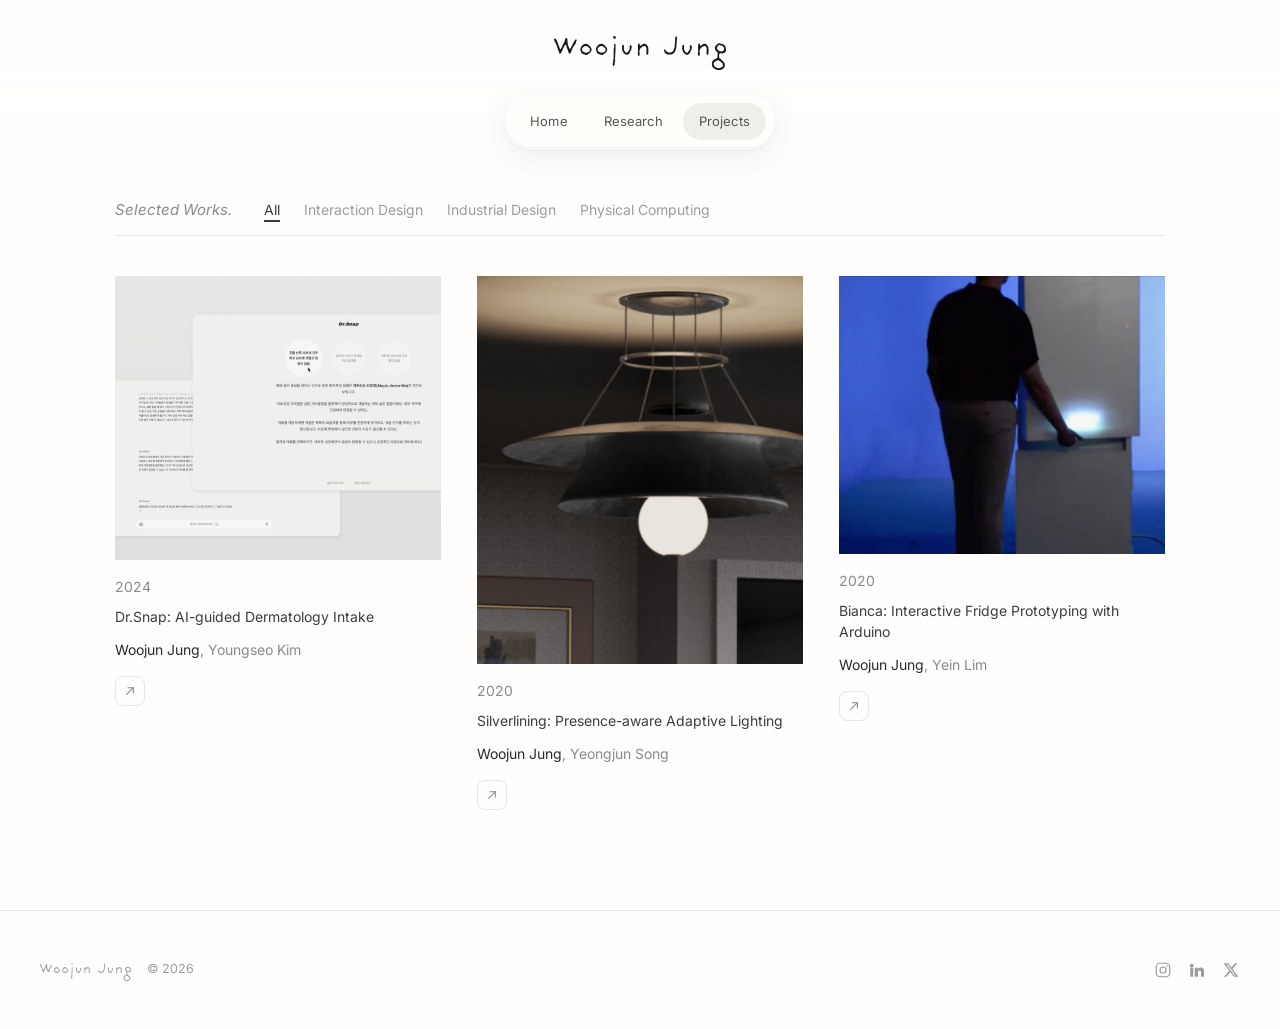
<file: projects.html>
<!DOCTYPE html>
<html lang="en">
<head>
  <meta charset="UTF-8" />
  <meta name="viewport" content="width=device-width, initial-scale=1.0" />
  <title>Woojun Jung - Projects</title>
  <meta name="description" content="Selected design work by Woojun Jung — UX studies, market research, product and interaction design." />
  <link rel="icon" type="image/png" href="assets/woojun_logo.png" />
  <link rel="stylesheet" href="css/tokens.css" />
  <link rel="stylesheet" href="css/site.css?v=profile-tablet-2" />
</head>
<body data-page="projects">

  <header class="site-header">
    <a class="site-header__logo" href="index.html" aria-label="Woojun Jung — home"><img src="assets/SVG/Woojun_Jung_Logo.svg" alt="Woojun Jung" /></a>
    <nav class="nav-pill" aria-label="Primary">
      <a href="index.html#home"><span class="nav-pill__label">Home</span></a>
      <a href="research.html"><span class="nav-pill__label">Research</span></a>
      <a href="projects.html" aria-current="page"><span class="nav-pill__label">Projects</span></a>
    </nav>
  </header>

  <main class="section">
    <div class="container--wide">
      <div class="filters reveal" id="projectFilters" role="tablist" aria-label="Filter projects">
        <span class="filters__label section-label">Selected Works.</span>
        <button class="filter is-active" data-filter="all" aria-pressed="true">All</button>
        <button class="filter" data-filter="interaction" aria-pressed="false">Interaction Design</button>
        <button class="filter" data-filter="product" aria-pressed="false">Industrial Design</button>
        <button class="filter" data-filter="physical" aria-pressed="false">Physical Computing</button>
      </div>

      <div class="work-grid" id="workGrid">

        <article class="pub-card reveal" data-cat="interaction">
          <div class="pub-card__media pub-card__media--auto">
            <img class="pub-card__fig" src="assets/projects/DrSnap.png" alt="Dr.Snap — capstone project" />
            <div class="pub-card__abstract"><p><span class="pub-card__question">Where and how can AI add value to the existing dermatology care process?</span>
              We designed and built a multimodal, multi-turn questionnaire that combines symptom photos, written descriptions, and follow-up questions to provide initial guidance before a clinic visit.</p></div>
          </div>
          <div class="pub-card__body">
            <div class="pub-card__venue">2024</div>

            <h3 class="pub-card__title">Dr.Snap: AI-guided Dermatology Intake</h3>
            <p class="pub-card__authors"><span style="color: var(--ink-900);">Woojun Jung</span>, Youngseo Kim</p>
            <div class="pub-card__links">
              <a class="pub-link" href="project-drsnap.html" aria-label="View Dr.Snap case study" title="View case study" data-label="View">
                <svg viewBox="0 0 24 24" fill="none" stroke="currentColor" stroke-width="1.6" stroke-linecap="round" stroke-linejoin="round" aria-hidden="true"><path d="M7 17 17 7"/><path d="M9 7h8v8"/></svg>
              </a>
            </div>
          </div>
        </article>

        <!-- <article class="pub-card reveal" data-cat="product">
          <div class="pub-card__media pub-card__media--auto">
            <img class="pub-card__fig" src="assets/projects/Neuro.png" alt="Neuro — BCI-Enabled VR Interaction Concept" />
            <div class="pub-card__abstract"><p>Neuro explores how brain–computer interfaces could make virtual experiences more expressive, personal, and socially connected. 
              We imagined an everyday BCI–VR wearable that translates neural signals into feedback, creative expression, and user-controlled interactions—supporting memory, 
              imagination, and communication beyond conventional screens and inputs.</p></div>
          </div>
          <div class="pub-card__body">
            <div class="pub-card__venue">2021</div>
            <h3 class="pub-card__title">Neuro: BCI-Enabled VR Interaction Concept</h3>
            <p class="pub-card__authors"><span style="color: var(--ink-900);">Woojun Jung</span>, Jiwon Ryu</p>
            <div class="pub-card__links">
              <a class="pub-link" href="project-neuro.html" aria-label="View Neuro case study" title="View case study" data-label="View">
                <svg viewBox="0 0 24 24" fill="none" stroke="currentColor" stroke-width="1.6" stroke-linecap="round" stroke-linejoin="round" aria-hidden="true"><path d="M7 17 17 7"/><path d="M9 7h8v8"/></svg>
              </a>
            </div>
          </div>
        </article> -->

        <article class="pub-card reveal" data-cat="product">
          <div class="pub-card__media pub-card__media--auto">
            <img class="pub-card__fig" src="assets/projects/SilverLining.png" alt="Silverlining — adjustable pendant lighting" />
            <div class="pub-card__abstract"><p><span class="pub-card__question">What if light could adapt to the way people inhabit the space around it?</span>
              As activities move between the table and its surroundings, Silverlining explores two light distributions through the movement of one source.</p></div>
          </div>
          <div class="pub-card__body">
            <div class="pub-card__venue">2020</div>
            <h3 class="pub-card__title">Silverlining: Presence-aware Adaptive Lighting</h3>
            <p class="pub-card__authors"><span style="color: var(--ink-900);">Woojun Jung</span>, Yeongjun Song</p>
            <div class="pub-card__links">
              <a class="pub-link" href="project-silverlining.html" aria-label="View Silverlining case study" title="View case study" data-label="View">
                <svg viewBox="0 0 24 24" fill="none" stroke="currentColor" stroke-width="1.6" stroke-linecap="round" stroke-linejoin="round" aria-hidden="true"><path d="M7 17 17 7"/><path d="M9 7h8v8"/></svg>
              </a>
            </div>
          </div>
        </article>

        <article class="pub-card reveal" data-cat="physical">
          <div class="pub-card__media pub-card__media--auto">
            <img class="pub-card__fig" src="assets/projects/Bianca.png" alt="Bianca — interactive fridge prototype" />
            <div class="pub-card__abstract"><p><span class="pub-card__question">How can a familiar act become a memorable sensory exchange?</span>
              We explored how touch, movement, and illumination can turn routine use into a responsive, atmospheric moment.</p></div>
          </div>
          <div class="pub-card__body">
            <div class="pub-card__venue">2020</div>
            <h3 class="pub-card__title">Bianca: Interactive Fridge Prototyping with Arduino</h3>
            <p class="pub-card__authors"><span style="color: var(--ink-900);">Woojun Jung</span>, Yein Lim</p>
            <div class="pub-card__links">
              <a class="pub-link" href="project-bianca.html" aria-label="View Bianca case study" title="View case study" data-label="View">
                <svg viewBox="0 0 24 24" fill="none" stroke="currentColor" stroke-width="1.6" stroke-linecap="round" stroke-linejoin="round" aria-hidden="true"><path d="M7 17 17 7"/><path d="M9 7h8v8"/></svg>
              </a>
            </div>
          </div>
        </article>

        <!-- <article class="pub-card reveal" data-cat="product">
          <div class="pub-card__media pub-card__media--auto">
            <img class="pub-card__fig" src="assets/projects/PetX.png" alt="PetX — home appliance concept for pet owners" />
            <div class="pub-card__abstract"><p>BRIDGE explores how home appliances could ease the everyday gaps between single-person pet owners and the pets waiting at home. 
              We identified moments where care, cleanliness, and companionship become difficult to sustain alone, then developed a connected appliance ecosystem spanning a 
              robot cleaner, pet minibar, and entryway steam closet. I led the steam closet concept, which supports quicker departures, prepares clean clothes and pet-walking 
              essentials, and helps remove dust after walks.</p></div>
          </div>
          <div class="pub-card__body">
            <div class="pub-card__venue">Samsung Design Challenge 19, Runner-up Award</div>
            <h3 class="pub-card__title">BRIDGE: Home Appliance Concept for Single-person Household Pet Owners</h3>
            <p class="pub-card__authors"><span style="color: var(--ink-900);">Woojun Jung*</span>, Taeuk Ham*, Yeongjun Song*</p>
            <div class="pub-card__links">
              <a class="pub-link" href="#" aria-label="View PetX case study" title="View (TBD)" data-label="View (TBD)">
                <svg viewBox="0 0 24 24" fill="none" stroke="currentColor" stroke-width="1.6" stroke-linecap="round" stroke-linejoin="round" aria-hidden="true"><path d="M7 17 17 7"/><path d="M9 7h8v8"/></svg>
              </a>
            </div>
          </div>
        </article> -->

      </div>

      <p class="form-status" id="emptyState" style="margin-top:var(--space-12);display:none;">No work in this category yet.</p>
    </div>
  </main>

  <footer class="site-footer">
    <div class="container--max footer__inner">
      <div class="footer__brand"><img src="assets/SVG/Woojun_Jung_Logo.svg" alt="Woojun Jung" /> <span>© 2026</span></div>
      <!-- <nav class="footer__links" aria-label="Footer">
        <ul>
          <li><a href="https://scholar.google.com/citations?user=hVdeNvsAAAAJ&hl=ko" target="_blank" rel="noopener">Google Scholar</a></li>
          <li><a href="https://github.com/woojoonjung" target="_blank" rel="noopener">GitHub</a></li>
        </ul>
        <ul>
          <li><a href="research.html">Research</a></li>
          <li><a href="projects.html">Projects</a></li>
        </ul>
      </nav> -->
      <div class="footer__social">
        <a href="https://www.instagram.com/vvj.works/" target="_blank" rel="noopener" aria-label="Instagram"><svg viewBox="0 0 24 24" fill="none" stroke="currentColor" stroke-width="1.6"><rect x="3" y="3" width="18" height="18" rx="5"/><circle cx="12" cy="12" r="4"/><circle cx="17.5" cy="6.5" r="1" fill="currentColor" stroke="none"/></svg></a>
        <a href="https://www.linkedin.com/in/woojun-jung-80945a30" target="_blank" rel="noopener" aria-label="LinkedIn"><svg viewBox="0 0 24 24" fill="currentColor"><path d="M4.98 3.5A2.5 2.5 0 1 0 5 8.5a2.5 2.5 0 0 0 0-5zM3 9h4v12H3zM9 9h3.8v1.7h.05c.53-.95 1.83-1.95 3.77-1.95 4.03 0 4.78 2.5 4.78 5.75V21h-4v-5.3c0-1.27-.02-2.9-1.9-2.9s-2.2 1.4-2.2 2.8V21H9z"/></svg></a>
        <a href="https://x.com/woojoonjung" target="_blank" rel="noopener" aria-label="X"><svg viewBox="0 0 24 24" fill="currentColor"><path d="M17.5 3h3l-6.6 7.6L21.8 21h-6l-4.7-6.1L5.7 21H2.6l7.1-8.1L2.2 3h6.1l4.2 5.6zM16.4 19.2h1.66L7.7 4.7H5.9z"/></svg></a>
      </div>
    </div>
  </footer>

  <script src="js/vendor/lenis.min.js"></script>
  <script src="js/app.js?v=profile-canvas-3"></script>
</body>
</html>
</file>
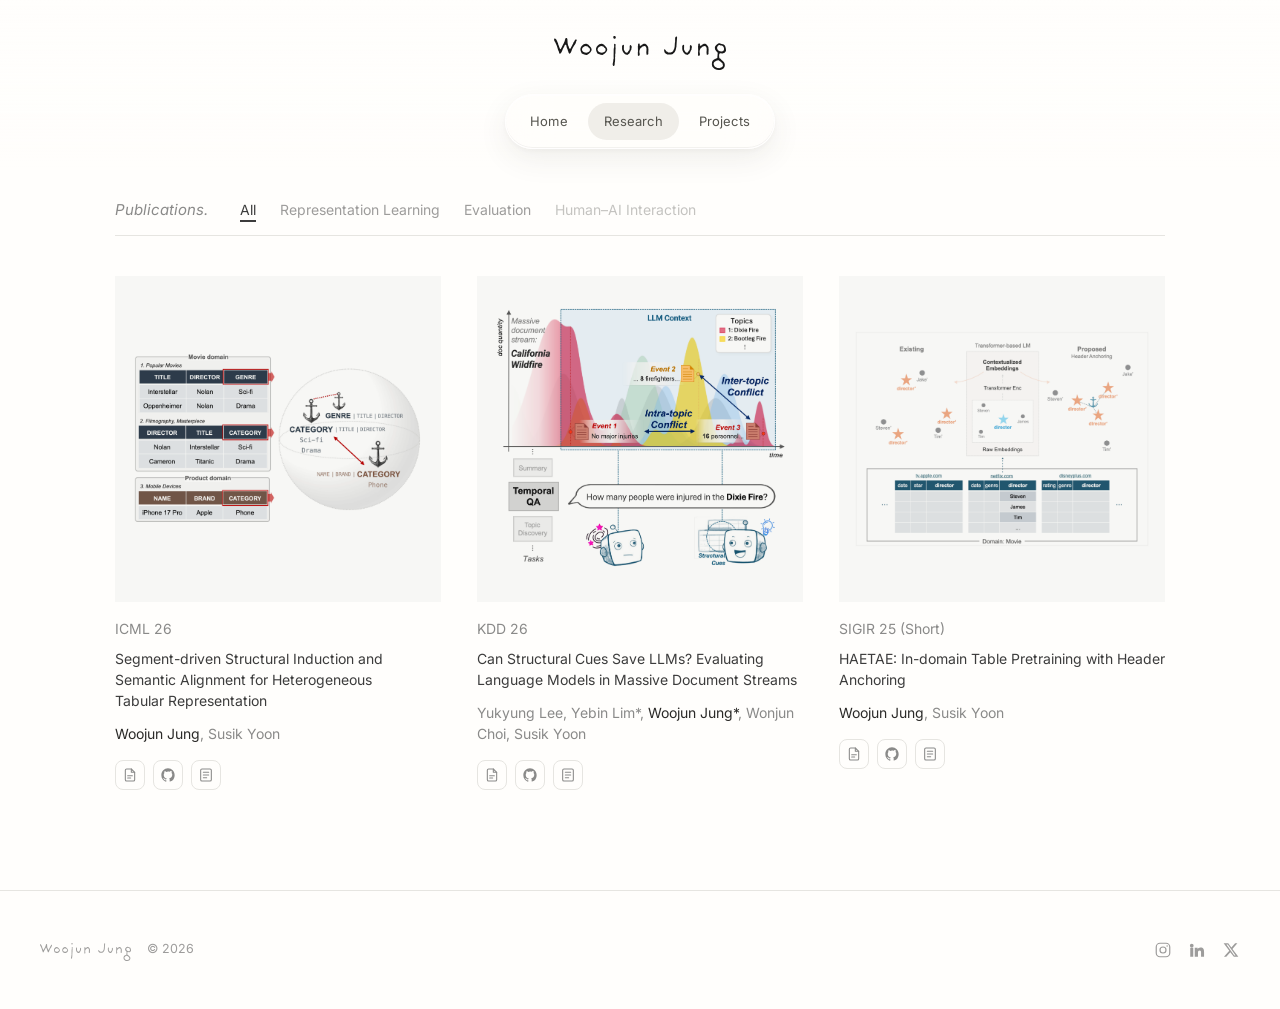
<file: research.html>
<!DOCTYPE html>
<html lang="en">
<head>
  <meta charset="UTF-8" />
  <meta name="viewport" content="width=device-width, initial-scale=1.0" />
  <title>Woojun Jung - Research</title>
  <meta name="description" content="Publications by Woojun Jung — machine learning, data mining, and evaluation, with a focus on tabular representation and human–AI understanding." />
  <link rel="icon" type="image/png" href="assets/woojun_logo.png" />
  <link rel="stylesheet" href="css/tokens.css" />
  <link rel="stylesheet" href="css/site.css?v=profile-tablet-2" />
</head>
<body data-page="research">

  <header class="site-header">
    <a class="site-header__logo" href="index.html" aria-label="Woojun Jung — home"><img src="assets/SVG/Woojun_Jung_Logo.svg" alt="Woojun Jung" /></a>
    <nav class="nav-pill" aria-label="Primary">
      <a href="index.html#home"><span class="nav-pill__label">Home</span></a>
      <a href="research.html" aria-current="page"><span class="nav-pill__label">Research</span></a>
      <a href="projects.html"><span class="nav-pill__label">Projects</span></a>
    </nav>
  </header>

  <main class="section">
    <div class="container--wide">
      <div class="filters reveal" id="researchFilters" role="tablist" aria-label="Filter publications">
        <span class="filters__label section-label">Publications.</span>
        <button class="filter is-active" data-filter="all" aria-pressed="true">All</button>
        <button class="filter" data-filter="ml-dm" aria-pressed="false">Representation Learning</button>
        <button class="filter" data-filter="evaluation" aria-pressed="false">Evaluation</button>
        <button class="filter filter--soon" data-filter="human-ai" disabled aria-disabled="true" title="In progress — work underway">Human–AI Interaction</button>
      </div>

      <div class="pub-grid" id="pubGrid">

        <article class="pub-card reveal" data-cat="ml-dm">
          <div class="pub-card__media">
            <img class="pub-card__fig" src="assets/research/NAVI.png" alt="Figure from the tabular representation study" />
            <div class="pub-card__abstract"><p><span class="pub-card__question">How can pretrained attribute semantics adapt to domain-specific and heterogeneous table contexts?</span>
              We jointly learn from neighboring attributes and column values, routing objectives by entropy to preserve domain coherence or entity distinctiveness.</p></div>
          </div>
          <div class="pub-card__body">
            <div class="pub-card__venue">ICML 26</div>
            <h3 class="pub-card__title">Segment-driven Structural Induction and Semantic Alignment for Heterogeneous<br>Tabular Representation</h3>
            <p class="pub-card__authors"><span style="color: var(--ink-900);">Woojun Jung</span>, Susik Yoon</p>
            <div class="pub-card__links">
              <a class="pub-link" href="https://openreview.net/forum?id=wOAslbdI1r" aria-label="Paper (PDF)" title="Paper" data-label="Paper">
                <svg viewBox="0 0 24 24" fill="none" stroke="currentColor" stroke-width="1.6" stroke-linecap="round" stroke-linejoin="round" aria-hidden="true"><path d="M14 3H7a2 2 0 0 0-2 2v14a2 2 0 0 0 2 2h10a2 2 0 0 0 2-2V8z"/><path d="M14 3v5h5"/><line x1="8.5" y1="13" x2="15.5" y2="13"/><line x1="8.5" y1="16.5" x2="13" y2="16.5"/></svg>
              </a>
              <a class="pub-link" href="https://github.com/woojoonjung/NAVI/" aria-label="Code on GitHub" title="Code" data-label="Code">
                <svg viewBox="0 0 24 24" fill="currentColor" aria-hidden="true"><path d="M12 2C6.48 2 2 6.58 2 12.25c0 4.53 2.87 8.37 6.84 9.73.5.1.68-.22.68-.49 0-.24-.01-.87-.01-1.71-2.78.62-3.37-1.21-3.37-1.21-.45-1.18-1.11-1.49-1.11-1.49-.91-.64.07-.63.07-.63 1 .07 1.53 1.06 1.53 1.06.89 1.56 2.34 1.11 2.91.85.09-.66.35-1.11.63-1.37-2.22-.26-4.56-1.14-4.56-5.07 0-1.12.39-2.03 1.03-2.75-.1-.26-.45-1.3.1-2.71 0 0 .84-.27 2.75 1.05A9.4 9.4 0 0 1 12 6.84c.85 0 1.71.12 2.51.34 1.91-1.32 2.75-1.05 2.75-1.05.55 1.41.2 2.45.1 2.71.64.72 1.03 1.63 1.03 2.75 0 3.94-2.34 4.81-4.57 5.06.36.32.68.94.68 1.9 0 1.37-.01 2.47-.01 2.81 0 .27.18.6.69.49A10.02 10.02 0 0 0 22 12.25C22 6.58 17.52 2 12 2z"/></svg>
              </a>
              <a class="pub-link" href="https://drive.google.com/drive/folders/1umyd1zehkRSLJoySz74_8KIQd5kaVUTe?usp=sharing" aria-label="Poster" title="Poster" data-label="Poster">
                <svg viewBox="0 0 24 24" fill="none" stroke="currentColor" stroke-width="1.6" stroke-linecap="round" stroke-linejoin="round" aria-hidden="true"><rect x="4" y="3" width="16" height="18" rx="2"/><line x1="8" y1="8" x2="16" y2="8"/><line x1="8" y1="12" x2="16" y2="12"/><line x1="8" y1="16" x2="13" y2="16"/></svg>
              </a>
            </div>
          </div>
        </article>

        <article class="pub-card reveal" data-cat="evaluation">
          <div class="pub-card__media">
            <img class="pub-card__fig" src="assets/research/StreamBench.png" alt="Figure from the massive document stream evaluation study" />
            <!-- TODO: replace with the paper's real abstract -->
            <div class="pub-card__abstract"><p><span class="pub-card__question">Can structural cues help LLMs understand massive, evolving document streams?</span>
              We evaluate them across temporal QA, topic clustering, and summarization under conflicting and continuously accumulating information.</p></div>
          </div>
          <div class="pub-card__body">
            <div class="pub-card__venue">KDD 26</div>
            <h3 class="pub-card__title">Can Structural Cues Save LLMs? Evaluating Language Models in Massive Document Streams</h3>
            <p class="pub-card__authors">Yukyung Lee, Yebin Lim*, <span style="color: var(--ink-900);">Woojun Jung*</span>, Wonjun Choi, Susik Yoon</p>
      
            <div class="pub-card__links">
              <a class="pub-link" href="https://dl.acm.org/doi/10.1145/3770855.3817994" aria-label="Paper (PDF)" title="Paper" data-label="Paper">
                <svg viewBox="0 0 24 24" fill="none" stroke="currentColor" stroke-width="1.6" stroke-linecap="round" stroke-linejoin="round" aria-hidden="true"><path d="M14 3H7a2 2 0 0 0-2 2v14a2 2 0 0 0 2 2h10a2 2 0 0 0 2-2V8z"/><path d="M14 3v5h5"/><line x1="8.5" y1="13" x2="15.5" y2="13"/><line x1="8.5" y1="16.5" x2="13" y2="16.5"/></svg>
              </a>
              <a class="pub-link" href="https://github.com/yukyunglee/llm-streaming-eval" aria-label="Code on GitHub" title="Code" data-label="Code">
                <svg viewBox="0 0 24 24" fill="currentColor" aria-hidden="true"><path d="M12 2C6.48 2 2 6.58 2 12.25c0 4.53 2.87 8.37 6.84 9.73.5.1.68-.22.68-.49 0-.24-.01-.87-.01-1.71-2.78.62-3.37-1.21-3.37-1.21-.45-1.18-1.11-1.49-1.11-1.49-.91-.64.07-.63.07-.63 1 .07 1.53 1.06 1.53 1.06.89 1.56 2.34 1.11 2.91.85.09-.66.35-1.11.63-1.37-2.22-.26-4.56-1.14-4.56-5.07 0-1.12.39-2.03 1.03-2.75-.1-.26-.45-1.3.1-2.71 0 0 .84-.27 2.75 1.05A9.4 9.4 0 0 1 12 6.84c.85 0 1.71.12 2.51.34 1.91-1.32 2.75-1.05 2.75-1.05.55 1.41.2 2.45.1 2.71.64.72 1.03 1.63 1.03 2.75 0 3.94-2.34 4.81-4.57 5.06.36.32.68.94.68 1.9 0 1.37-.01 2.47-.01 2.81 0 .27.18.6.69.49A10.02 10.02 0 0 0 22 12.25C22 6.58 17.52 2 12 2z"/></svg>
              </a>
              <a class="pub-link" href="#" aria-label="Poster(TBD)" title="Poster(TBD)" data-label="Poster(TBD)">
                <svg viewBox="0 0 24 24" fill="none" stroke="currentColor" stroke-width="1.6" stroke-linecap="round" stroke-linejoin="round" aria-hidden="true"><rect x="4" y="3" width="16" height="18" rx="2"/><line x1="8" y1="8" x2="16" y2="8"/><line x1="8" y1="12" x2="16" y2="12"/><line x1="8" y1="16" x2="13" y2="16"/></svg>
              </a>
            </div>
          </div>
        </article>

        <article class="pub-card reveal" data-cat="ml-dm">
          <div class="pub-card__media">
            <img class="pub-card__fig" src="assets/research/HAETAE.png" alt="Figure from the in-domain table pretraining study" />
            <div class="pub-card__abstract"><p><span class="pub-card__question">How can header semantics remain stable across heterogeneous tables?</span>
              We propose header anchoring, using context-independent anchors to regularize contextualized header embeddings across rows and schema variants.</p></div>
          </div>
          <div class="pub-card__body">
            <div class="pub-card__venue">SIGIR 25 (Short)</div>
            <h3 class="pub-card__title">HAETAE: In-domain Table Pretraining with Header Anchoring</h3>
            <p class="pub-card__authors"><span style="color: var(--ink-900);">Woojun Jung</span>, Susik Yoon</p>
            <div class="pub-card__links">
              <a class="pub-link" href="https://dl.acm.org/doi/10.1145/3726302.3730205" aria-label="Paper (PDF)" title="Paper" data-label="Paper">
                <svg viewBox="0 0 24 24" fill="none" stroke="currentColor" stroke-width="1.6" stroke-linecap="round" stroke-linejoin="round" aria-hidden="true"><path d="M14 3H7a2 2 0 0 0-2 2v14a2 2 0 0 0 2 2h10a2 2 0 0 0 2-2V8z"/><path d="M14 3v5h5"/><line x1="8.5" y1="13" x2="15.5" y2="13"/><line x1="8.5" y1="16.5" x2="13" y2="16.5"/></svg>
              </a>
              <a class="pub-link" href="https://github.com/woojoonjung/HAETAE" aria-label="Code on GitHub" title="Code" data-label="Code">
                <svg viewBox="0 0 24 24" fill="currentColor" aria-hidden="true"><path d="M12 2C6.48 2 2 6.58 2 12.25c0 4.53 2.87 8.37 6.84 9.73.5.1.68-.22.68-.49 0-.24-.01-.87-.01-1.71-2.78.62-3.37-1.21-3.37-1.21-.45-1.18-1.11-1.49-1.11-1.49-.91-.64.07-.63.07-.63 1 .07 1.53 1.06 1.53 1.06.89 1.56 2.34 1.11 2.91.85.09-.66.35-1.11.63-1.37-2.22-.26-4.56-1.14-4.56-5.07 0-1.12.39-2.03 1.03-2.75-.1-.26-.45-1.3.1-2.71 0 0 .84-.27 2.75 1.05A9.4 9.4 0 0 1 12 6.84c.85 0 1.71.12 2.51.34 1.91-1.32 2.75-1.05 2.75-1.05.55 1.41.2 2.45.1 2.71.64.72 1.03 1.63 1.03 2.75 0 3.94-2.34 4.81-4.57 5.06.36.32.68.94.68 1.9 0 1.37-.01 2.47-.01 2.81 0 .27.18.6.69.49A10.02 10.02 0 0 0 22 12.25C22 6.58 17.52 2 12 2z"/></svg>
              </a>
              <a class="pub-link" href="https://drive.google.com/drive/folders/1K4_E9XAMyl1m6_38yhp1tS8hjbDFZf8z?usp=sharing" aria-label="Poster" title="Poster" data-label="Poster">
                <svg viewBox="0 0 24 24" fill="none" stroke="currentColor" stroke-width="1.6" stroke-linecap="round" stroke-linejoin="round" aria-hidden="true"><rect x="4" y="3" width="16" height="18" rx="2"/><line x1="8" y1="8" x2="16" y2="8"/><line x1="8" y1="12" x2="16" y2="12"/><line x1="8" y1="16" x2="13" y2="16"/></svg>
              </a>
            </div>
          </div>
        </article>

      </div>

      <p class="form-status" id="emptyState" style="text-align:center;margin-top:var(--space-12);display:none;">No publications in this topic yet.</p>
    </div>
  </main>

  <footer class="site-footer">
    <div class="container--max footer__inner">
      <div class="footer__brand"><img src="assets/SVG/Woojun_Jung_Logo.svg" alt="Woojun Jung" /> <span>© 2026</span></div>
      <!-- <nav class="footer__links" aria-label="Footer">
        <ul>
          <li><a href="https://scholar.google.com/citations?user=hVdeNvsAAAAJ&hl=ko" target="_blank" rel="noopener">Google Scholar</a></li>
          <li><a href="https://github.com/woojoonjung" target="_blank" rel="noopener">GitHub</a></li>
        </ul>
        <ul>
          <li><a href="research.html">Research</a></li>
          <li><a href="projects.html">Projects</a></li>
        </ul>
      </nav> -->
      <div class="footer__social">
        <a href="https://www.instagram.com/vvj.works/" target="_blank" rel="noopener" aria-label="Instagram"><svg viewBox="0 0 24 24" fill="none" stroke="currentColor" stroke-width="1.6"><rect x="3" y="3" width="18" height="18" rx="5"/><circle cx="12" cy="12" r="4"/><circle cx="17.5" cy="6.5" r="1" fill="currentColor" stroke="none"/></svg></a>
        <a href="https://www.linkedin.com/in/woojun-jung-80945a30" target="_blank" rel="noopener" aria-label="LinkedIn"><svg viewBox="0 0 24 24" fill="currentColor"><path d="M4.98 3.5A2.5 2.5 0 1 0 5 8.5a2.5 2.5 0 0 0 0-5zM3 9h4v12H3zM9 9h3.8v1.7h.05c.53-.95 1.83-1.95 3.77-1.95 4.03 0 4.78 2.5 4.78 5.75V21h-4v-5.3c0-1.27-.02-2.9-1.9-2.9s-2.2 1.4-2.2 2.8V21H9z"/></svg></a>
        <a href="https://x.com/woojoonjung" target="_blank" rel="noopener" aria-label="X"><svg viewBox="0 0 24 24" fill="currentColor"><path d="M17.5 3h3l-6.6 7.6L21.8 21h-6l-4.7-6.1L5.7 21H2.6l7.1-8.1L2.2 3h6.1l4.2 5.6zM16.4 19.2h1.66L7.7 4.7H5.9z"/></svg></a>
      </div>
    </div>
  </footer>

  <script src="js/vendor/lenis.min.js"></script>
  <script src="js/app.js?v=profile-canvas-3"></script>
</body>
</html>
</file>
<file: css/tokens.css>
/* Token entry point — fonts → colors → type → spacing → effects → base */
@import url('tokens/fonts.css');
@import url('tokens/colors.css');
@import url('tokens/typography.css');
@import url('tokens/spacing.css');
@import url('tokens/effects.css');
@import url('tokens/base.css');
</file>
<file: css/site.css>
/* ============================================================
   SITE — Woojun Jung portfolio
   Component + layout layer on top of the design-system tokens.
   ============================================================ */

html { scroll-behavior: smooth; }
/* Lenis takes over wheel smoothing — native smooth-scroll fights it. */
html.lenis { scroll-behavior: auto !important; }
html.lenis, html.lenis body { height: auto; }
html.lenis.lenis-smooth iframe { pointer-events: none; }
@media (prefers-reduced-motion: reduce) {
  html { scroll-behavior: auto; }
}

/* ============================================================
   CROSS-PAGE VIEW TRANSITIONS
   The three pages (Profile / Research / Projects) are separate
   documents, but the logo + pill nav are treated as one permanent
   "site shell". Cross-document view transitions let those elements
   stay anchored (or morph) across a navigation while only the page
   content cross-fades — so the site reads as one notebook, not four
   webpages. Progressive enhancement: browsers without cross-document
   VT just navigate instantly (today's behaviour).
   ============================================================ */
@view-transition { navigation: auto; }

/* Shared shell elements. Each name is unique per page: no page has
   both a static .site-header and the index morph overlay, so the
   logo/nav selectors below never collide within a single document. */
.site-header__logo,                  /* Research / Projects */
.morph__name {                       /* index (landing + docked) */
  view-transition-name: site-logo;
}
/* Cross-page navs into Profile always land on index.html#home. At that first
   paint — BEFORE app.js runs its scroll handoff — the docked 34px logo must
   already be the `site-logo` snapshot; otherwise the unnamed dock logo falls
   into the page-content group and ghosts in via the fade (and the hero
   #morphName would be captured instead). `:has(:target)` pins the docked handoff
   in pure CSS so the snapshot is correct regardless of JS timing; JS then keeps
   it in sync once the user scrolls. */
body:has(#home:target) .morph__name      { view-transition-name: none; opacity: 0; }
body:has(#home:target) .morph__dock-logo { view-transition-name: site-logo; opacity: 1; }
.nav-pill {                          /* static pill AND index .morph__nav.nav-pill */
  view-transition-name: site-nav;
}
/* The active chip is matched by NAME across pages (not DOM node), so the
   highlight glides from the old page's active label to the new one's. */
.nav-pill a[aria-current="page"] {
  view-transition-name: nav-active;
}
/* Only the colored chip should travel between tabs — the labels must stay put.
   Each label is lifted into its own persistent group, named by position (the
   nav order is identical on every page), so a label morphs from its own spot to
   the same spot = no movement. That also subtracts the active label's glyphs
   from the `nav-active` snapshot, leaving a textless chip that slides under the
   static labels. The group z-indexes keep the labels above the moving chip. */
.nav-pill a:nth-child(1) .nav-pill__label { view-transition-name: nav-label-1; }
.nav-pill a:nth-child(2) .nav-pill__label { view-transition-name: nav-label-2; }
.nav-pill a:nth-child(3) .nav-pill__label { view-transition-name: nav-label-3; }
.nav-pill a:nth-child(4) .nav-pill__label { view-transition-name: nav-label-4; }
::view-transition-group(nav-active)  { z-index: 1; }
::view-transition-group(nav-label-1),
::view-transition-group(nav-label-2),
::view-transition-group(nav-label-3),
::view-transition-group(nav-label-4) { z-index: 2; }

/* Shell morph timing — matched to index scroll-morph (--dur-shell-morph) and
   Lenis anchor scroll; --ease-out parallels initMorph's easeOut cubic. */
::view-transition-group(nav-active) {
  animation-duration: var(--dur-vt-shell);
  animation-timing-function: var(--ease-out);
}
::view-transition-old(nav-active),
::view-transition-new(nav-active) {
  animation-duration: var(--dur-vt-shell);
  animation-timing-function: var(--ease-out);
}
::view-transition-group(site-logo) {
  animation-duration: var(--dur-vt-shell);
  animation-timing-function: var(--ease-out);
}
::view-transition-group(site-nav),
::view-transition-group(nav-label-1),
::view-transition-group(nav-label-2),
::view-transition-group(nav-label-3) {
  animation-duration: var(--dur-vt-shell);
  animation-timing-function: var(--ease-out);
}

/* Page content (everything not lifted into a named group above) fades
   down-and-out, then the incoming content rises-and-in. */
::view-transition-old(root) {
  animation: vt-content-out var(--dur-vt-content-out) var(--ease-vt-content) both;
}
::view-transition-new(root) {
  animation: vt-content-in var(--dur-vt-content-in) var(--ease-vt-content) 90ms both;
}
@keyframes vt-content-out {
  to { opacity: 0; transform: translateY(10px); }
}
@keyframes vt-content-in {
  from { opacity: 0; transform: translateY(18px); }
}

/* Respect reduced-motion: skip the choreography, navigate instantly. */
@media (prefers-reduced-motion: reduce) {
  @view-transition { navigation: none; }
}

/* ============================================================
   CLIENT-ROUTER MORPH (JS clone-and-fly — see app.js morphSwap)
   The router now drives the page-swap itself instead of leaning on
   the snapshot crossfade above: while a navigation plays, the real
   logo + nav pill are held invisible and live CLONES (.morph-fly)
   are flown from their outgoing positions to the incoming resting
   positions with the same --ease-out curve the scroll-morph uses.
   Transforming a live vector clone (rather than a rasterized VT
   snapshot) keeps the logo crisp through the whole move — true
   parity with landing↔profile. The @view-transition rules above
   stay as the no-JS / unsupported fallback.
   ============================================================ */
body.is-morphing .site-header__logo:not(.morph-fly),
body.is-morphing .morph__name:not(.morph-fly),
body.is-morphing .morph__dock-logo:not(.morph-fly),
body.is-morphing .nav-pill:not(.morph-fly) { opacity: 0 !important; }

.morph-fly {
  opacity: 1 !important;
  pointer-events: none;
  /* clone is positioned/animated entirely from JS */
}
.morph-fly img { width: 100%; height: 100%; margin: 0; object-fit: contain; }

/* Robot illustration + Researcher/Designer tagline (#morphTag, index only):
   initMorph's render() sets this element's opacity inline based on scroll
   position, and runs synchronously the instant the router swaps the landing
   page in — before the shell flight even starts. Since the browser's default
   opacity is already 1, setting it to "1" again is a no-op, so on arrival
   (research/projects -> landing) it was popping in instantly instead of
   fading. Force it hidden for the duration of the flight (transition: none,
   so it snaps off rather than animating out) the same way the shell is held
   invisible; once is-morphing is removed, #morphTag's own `transition: opacity
   480ms var(--ease-vt-content)` (see the rule above it) takes back over and
   animates 0 -> render()'s real value, i.e. a genuine fade-in timed to the
   page transition finishing. */
body.is-morphing #morphTag { opacity: 0 !important; transition: none; }

/* ---------- Layout containers ---------- */
.container,
.container--wide,
.container--max {
  width: 100%;
  margin-inline: auto;
  padding-inline: var(--gutter);
}
.container      { max-width: calc((var(--container) + var(--label-col) + var(--label-gap) + var(--gutter) * 2) * 0.6); }
.container--wide { max-width: calc(var(--container-wide) + var(--gutter) * 2); }
.container--max  { max-width: calc(var(--container-max) + var(--gutter) * 2); }

.section {
  padding-block: var(--space-6);
  margin-top: var(--space-6);
}
.band {
  background: var(--surface-band);
  margin-top: var(--space-40);
  padding-top: var(--space-32);
  padding-bottom: var(--space-40);
}

/* ---------- Nav pill (shared identity element) ---------- */
.nav-pill {
  display: inline-flex;
  align-items: center;
  gap: var(--space-1);
  padding: var(--space-2);
  background: var(--glass-surface);
  backdrop-filter: var(--blur-glass);
  -webkit-backdrop-filter: var(--blur-glass);
  border: 1px solid var(--glass-edge-light);
  border-radius: var(--radius-pill);
  box-shadow: var(--shadow-glass);
}
.nav-pill a {
  position: relative;
  font: var(--type-nav);
  font-size: 13px;
  letter-spacing: var(--ls-nav);
  color: var(--ink-700);
  text-decoration: none;
  padding: var(--space-3) var(--space-4);
  border-radius: var(--radius-pill);
  transition: color var(--dur-fast) var(--ease-out), background var(--dur-fast) var(--ease-out);
}
.nav-pill a[aria-current="page"] {
  /* font-weight: var(--fw-med); */
  background: var(--glass-surface-active);
  backdrop-filter: blur(8px) saturate(1.3);
  -webkit-backdrop-filter: blur(8px) saturate(1.3);
}
/* Fallback for browsers without backdrop-filter: keep the original opaque pill
   rather than a washed-out translucent one with no blur to back it up. */
@supports not ((backdrop-filter: blur(1px)) or (-webkit-backdrop-filter: blur(1px))) {
  .nav-pill { background: var(--surface-pill); border-color: transparent; box-shadow: var(--shadow-pill); }
  .nav-pill a[aria-current="page"] { background: var(--pill-active); box-shadow: var(--shadow-chip); }
}
/* Gliding active-chip — used only during a router morph (see morphSwap). At
   rest the per-link aria-current background above is the highlight (so it works
   with no JS); during a page swap that background is stripped from the flying
   nav clone and this single chip is flown from the OLD active item's box to the
   NEW one, exactly like the reference's sliding nav indicator. Identical fill to
   the resting active link, so the hand-off when the real nav is revealed is
   seamless. JS sets left/top/width/height. */
.nav-pill__chip {
  position: absolute;
  z-index: 0;
  border-radius: var(--radius-pill);
  background: var(--glass-surface-active);
  backdrop-filter: blur(8px) saturate(1.3);
  -webkit-backdrop-filter: blur(8px) saturate(1.3);
  pointer-events: none;
}
@supports not ((backdrop-filter: blur(1px)) or (-webkit-backdrop-filter: blur(1px))) {
  .nav-pill__chip { background: var(--pill-active); box-shadow: var(--shadow-chip); }
}
/* Keep labels above the gliding chip inside the flying clone. */
.morph-fly.nav-pill a { z-index: 1; }

/* Shared section headings across Profile, Research, Projects, and Blog. */
:root .section-label {
  color: var(--ink-500);
}

/* ---------- Static site header (Profile/Research/Projects/Blog) ---------- */
.site-header {
  position: sticky;
  top: 0;
  z-index: 100;
  display: flex;
  flex-direction: column;
  align-items: center;
  gap: var(--space-4);
  padding-block: var(--space-6) var(--space-5);
  /* Stay fully opaque through the logo (header top padding + the logo img's
     own top margin + height), then fade to transparent below it — the logo
     should never sit on a half-faded backdrop. */
    background: linear-gradient(
    to bottom,
    var(--surface-page) 0,
    color-mix(in srgb, var(--surface-page) 90%, transparent) calc(var(--space-6) + 46px),
    color-mix(in srgb, var(--surface-page) 0%, transparent) 100%
  );
}
.site-header__logo { display: block; line-height: 1; }
.site-header__logo img {
  height: 34px;
  width: auto;
  display: block;
  margin: 12px 0 8px;
}
/* Flying logo clones are positioned from the visible image rect. The static
   header logo's image margin would otherwise push the cloned glyph down ~12px. */
.site-header__logo.morph-fly img,
.morph__name.morph-fly img,
.morph__dock-logo.morph-fly img {
  width: 100%;
  height: 100%;
  margin: 0;
  object-fit: contain;
}

/* ============================================================
   LANDING + MORPH HEADER (index.html only)
   The hand-drawn name scales down and docks at the top while the
   nav pill rides up from the bottom of the first screen.
   ============================================================ */
.hero { height: 100vh; min-height: 560px; }

.morph {
  position: fixed;
  inset: 0 0 auto 0;
  z-index: 60;
  pointer-events: none;
}
/* the paper bar that fades in behind the docked header */
.morph__bg {
  position: fixed;
  inset: 0 0 auto 0;
  height: 150px;
  background: linear-gradient(
    to bottom,
    var(--surface-page) 0,
    color-mix(in srgb, var(--surface-page) 90%, transparent) calc(var(--space-6) + 46px),
    color-mix(in srgb, var(--surface-page) 0%, transparent) 100%
  );
  opacity: 0;
  will-change: opacity;
}
.morph__name {
  position: fixed;
  top: 0;
  left: 50%;
  /* Laid out at HERO size; JS scales DOWN to dock it. Rasterizing large
     and downscaling stays crisp — upscaling a small raster (the old
     docked-size-then-scale-up approach) looked soft/blurry. */
  width: 880px;
  transform-origin: top center;
  transform: translate(-50%, 20vh);
  pointer-events: auto;
  will-change: transform;
}
@media (max-width: 2380px) {
  .morph__name { width: 660px; }
}
@media (max-width: 1920px) {
  .morph__name { width: 550px; }
}
@media (max-width: 1180px) {
  .morph__name { width: 400px; }
}
@media (max-width: 760px) {
  .morph__name { width: 290px; }
}
@media (max-width: 420px) {
  .morph__name { width: 230px; }
}
.morph__name img { display: block; width: 100%; height: auto; }

/* Statically-sized docked logo — matches .site-header__logo on Research/Projects
   exactly (34px tall, top edge 36px, centred), so the cross-page view transition
   morphs between identical boxes instead of the huge hero box. Hidden until JS
   hands it over once #morphName has fully docked (see initMorph). */
.morph__dock-logo {
  position: fixed;
  top: 36px;
  left: 50%;
  transform: translateX(-50%);
  z-index: 60;
  line-height: 0;
  opacity: 0;
  pointer-events: none;
}
.morph__dock-logo img { height: 34px; width: auto; display: block; }

.morph__tag {
  position: fixed;
  top: 0;
  left: 50%;
  /* Width collapses to the (in-flow) stack, so translateX(-50%) keeps the
     Researcher/Designer states dead-centre in the viewport. The figure is
     taken out of flow (see .morph__tag-figure) so it never shifts that
     centre. Vertical position (translateY) is set by JS — see initMorph's
     render() in app.js — which measures the name logo's actual rendered
     bottom edge each frame and anchors this block just below it; a static vh
     guess broke down on wide-short viewports where the (width-breakpoint-
     driven) logo box runs taller than a fixed percentage assumed. The 50vh
     below is only the pre-JS/no-script fallback. */
  transform: translate(-50%, 50vh);
  transition: opacity 480ms var(--ease-vt-content);
  will-change: opacity;
}
.morph__tag-stack { position: relative; width: 380px; height: 34px; }
/* The figure sits directly above the tagline, centred, in the existing
   whitespace between the docked name and the caption line — NOT inside
   .morph__tag's own flow, so the stack (the box JS anchors .morph__tag's
   position by) keeps its own height. `bottom: 100%` parks the figure's
   bottom edge level with the stack's top edge; margin-bottom opens a gap
   above that — both are accounted for by the JS that positions .morph__tag. */
.morph__tag-figure {
  position: absolute;
  left: 50%;
  bottom: 100%;
  transform: translateX(-50%);
  margin-bottom: var(--space-6);
  height: 380px;
  width: auto;                  /* preserve the image's aspect ratio */
  display: block;
}
@media (max-width: 1920px) {
  .morph__tag-figure { height: 210px; }
}
/* Phones: a smaller figure suits the narrower column. (No transform override
   needed here anymore — JS positions .morph__tag off the name's measured
   bottom edge at every breakpoint, see the note on .morph__tag above.) */
@media (max-width: 1180px) {
  .morph__tag-figure { height: 160px; }
}
.tagline-img {
  position: absolute;
  top: 50%;
  left: 50%;
  transform: translate(-50%, -50%);
  transition: opacity 560ms var(--ease-vt-nav);
}
.tagline-img[data-role="researcher"] { width: 236px; }
@media (max-width: 1920px) {
  .tagline-img[data-role="researcher"] { width: 196px; }
}
@media (max-width: 1180px) {
  .tagline-img[data-role="researcher"] { width: 160px; }
}
/* Designer.svg's viewBox is much taller than Researcher's (48.43 vs 30.79)
   because of the descender on "g" — centering by bounding box alone leaves
   its baseline sitting ~6px higher than Researcher's. Nudge down to align
   the actual letterforms, not just the boxes. (70% of the original 8.5px.) */
.tagline-img[data-role="designer"]   { width: 210px; transform: translate(-50%, calc(-50% + 6px)); }
@media (max-width: 1920px) {
  .tagline-img[data-role="designer"]   { width: 176px; }
}
@media (max-width: 1180px) {
  .tagline-img[data-role="designer"]   { width: 142px; }
}
.tagline-img.is-faded { opacity: 0; }

.morph__nav {
  position: fixed;
  top: 0;
  left: 50%;
  transform: translate(-50%, 84vh);
  pointer-events: auto;
  will-change: transform;
}
.scroll-cue {
  position: fixed;
  top: 0;
  left: 50%;
  /* Sits a fixed gap below the nav pill's own resting position (84vh,
     see .morph__nav) instead of anchoring to the viewport bottom — keeps
     the two close together regardless of screen height. */
  transform: translate(-50%, calc(86vh + 60px));
  margin-top:8px;
  font: var(--type-caption);
  color: var(--text-muted);
  letter-spacing: var(--ls-wide);
  z-index: 60;
  transition: opacity 480ms var(--ease-vt-content);
}

/* ---------- Profile: hanging-label rows ---------- */
.profile-top {
  --profile-photo-width: 182px;
  --profile-photo-ratio: calc(786 / 1040);
  /* Laptop / tablet (default) */
  padding-top: 60px;
  padding-bottom: 180px;
}

.profile-photo {
  width: var(--profile-photo-width, 200px);
  aspect-ratio: var(--profile-photo-ratio);
  margin: 0 auto var(--space-12);
  border-radius: 0px;
  overflow: hidden;
  background: var(--card-warm);
  box-shadow: var(--shadow-card-hover);
}
.profile-photo img { width: 100%; height: 100%; object-fit: cover; }

.row {
  display: grid;
  grid-template-columns: var(--label-col) 1fr;
  gap: var(--label-gap);
  max-width: calc(var(--label-col) + var(--label-gap) + var(--container));
  margin-inline: auto;
  padding-block: var(--space-5);
}
.row__label {
  font: var(--type-label);
  color: var(--text-muted);
  width: 100%;
  text-align: left;
  padding-top: 0px;
}
.row__body { font: var(--type-body); color: var(--text-body); }
.profile-top .profile-biography > p,
.blog-intro__copy > p,
.blog-essay .essay-toggle__body {
  text-align: left;
  text-wrap: pretty;
  hyphens: none;
}
.profile-top .news-item > span,
.blog-intro__copy > p,
.blog-essay .essay-toggle__body {
  -webkit-hyphens: auto;
  text-wrap: wrap;
  hyphens: auto;
}
.row__body p + p { margin-top: var(--space-3); }
.row__body a { color: inherit; text-decoration: underline; text-decoration-color: var(--ink-300); }
.row__body a:hover { text-decoration-color: currentColor; }
.edu-item + .edu-item { margin-top: var(--space-3); }
.edu-note {
  color: var(--text-faint);
  font-size: var(--fs-cap);
  line-height: var(--lh-body);
  }
.ref-links { display: flex; flex-wrap: wrap; gap: var(--space-4); }
.ref-links a {
  white-space: nowrap;
  color: var(--text-muted);
  text-decoration: underline;
  text-decoration-color: var(--ink-300);
  text-underline-offset: 3px;
  transition: color var(--dur-fast) var(--ease-out), text-decoration-color var(--dur-fast) var(--ease-out);
}
.ref-links a:hover {
  color: var(--text-primary);
  text-decoration-color: currentColor;
}

/* Desktop profile. The portrait and reading area share one grid row. */
@media (min-width: 1024px) {
  .profile-top {
    --profile-width-extra: 88px;
    --profile-lift: 10px;
    --profile-start: max(var(--space-6), calc(50dvh - var(--profile-photo-width) / var(--profile-photo-ratio) / 2 - var(--profile-header-height, 171px) - var(--profile-lift)));
    min-height: calc(100dvh - var(--profile-header-height, 171px));
    padding-block: var(--profile-start) var(--space-6);
  }
  .profile-top > .container {
    display: grid;
    grid-template-columns: var(--profile-photo-width) minmax(0, 1fr);
    column-gap: clamp(36px, 4vw, 58px);
    align-items: start;
    max-width: calc((var(--container-max) + var(--gutter) * 2) * 2 / 3 + 30px + var(--profile-width-extra) + var(--profile-photo-width) - 200px);
  }
  .profile-top .profile-photo { margin: 0; }
  .profile-content {
    display: grid;
    gap: 24px;
  }
  .profile-content > .row {
    grid-template-columns: minmax(0, 1fr);
    gap: 8px;
    min-width: 0;
    max-width: none;
    margin: 0;
    padding-block: 0;
  }
  .profile-top .edu-break { display: none; }
}

@media (min-width: 1024px) and (height > 1198px) {
  .profile-top {
    --profile-lift: var(--space-16);
  }
}

@media (min-width: 1024px) and (min-height: 480px) {
  .profile-canvas {
    --profile-canvas-height: min(70dvh, 600px);
    /* --profile-canvas-height: 65dvh; */
    --profile-canvas-gutter: 54px;
    --profile-canvas-lift: min(70px, calc(var(--profile-start) - var(--space-2)));
    --profile-fade-top-size: 100px;
    --profile-fade-bottom-size: 120px;
    width: calc(100% + var(--profile-canvas-gutter));
    padding-inline-end: var(--profile-canvas-gutter);
    margin-block-start: calc(-1 * var(--profile-canvas-lift));
    height: min(var(--profile-canvas-height), calc(100dvh - var(--profile-header-height, 171px) - var(--profile-start) - var(--space-6)));
    overflow-y: auto;
    scrollbar-width: none;
    scroll-padding-block: var(--profile-fade-top-size) var(--profile-fade-bottom-size);
    /* mask-image: linear-gradient(to bottom,
      transparent, black min(var(--profile-scroll-before, 0px), var(--profile-fade-top-size)),
      black calc(100% - min(var(--profile-scroll-after, 0px), var(--profile-fade-bottom-size))), transparent); */
    mask-image: linear-gradient(
      to bottom,
      transparent 0,
      black var(--profile-fade-top-active, 0px),
      black calc(100% - var(--profile-fade-bottom-active)),
      transparent 100%
    );
  }
  .profile-canvas::-webkit-scrollbar {
    display: none;
  }
  .profile-canvas > .profile-content {
    margin-block-start: var(--profile-canvas-lift);
    padding-block-end: var(--profile-fade-bottom-size);
  }
}

/* ---------- Interests: captioned cards drift up past a pinned intro ---------- */
.interests {
  position: relative;
  background: var(--surface-band);
  margin-top: var(--space-24);
}
/* Intro pins to the viewport centre. Because this box is exactly 100vh and the
   intro is flex-centred within it, the instant the box's sticky top hits the
   viewport top, the intro is ALREADY sitting dead-centre — no JS, no lag, it
   locks the moment it arrives. The .interests__field below supplies the
   scroll length, so the cards begin a viewport down and ride up past the text. */
.interests__center {
  position: sticky;
  top: 0;
  height: 100vh;
  display: flex;
  align-items: center;
  justify-content: center;
  z-index: 3;
  pointer-events: none; /* clicks fall through to the cards; text re-enables it */
}
/* .interests__intro {
  pointer-events: auto;
  max-width: 560px;
  padding: var(--space-10) var(--space-8);
  text-align: center;
  background: color-mix(in srgb, var(--surface-band) 80%, transparent);
  backdrop-filter: saturate(0.8) blur(6px);
  -webkit-backdrop-filter: saturate(0.8) blur(6px);
} */
.interests__intro {
  pointer-events: auto;
  max-width: 560px;
  padding: var(--space-32) var(--space-8);
  text-align: center;
  background: linear-gradient(
    to bottom,
    transparent 0%,
    color-mix(in srgb, var(--surface-band) 40%, transparent) 10%,
    color-mix(in srgb, var(--surface-band) 80%, transparent) 20%,
    color-mix(in srgb, var(--surface-band) 95%, transparent) 30%,
    color-mix(in srgb, var(--surface-band) 95%, transparent) 70%,
    color-mix(in srgb, var(--surface-band) 80%, transparent) 80%,
    color-mix(in srgb, var(--surface-band) 40%, transparent) 95%,
    transparent 100%
  );
  /* backdrop-filter: saturate(0.8) blur(6px);
  -webkit-backdrop-filter: saturate(0.8) blur(6px); */
}
.interests__label { font: var(--type-label); color: var(--text-muted); margin-bottom: var(--space-4); }
.interests__lead  { font: var(--type-body); color: var(--text-body); text-wrap: pretty; }

/* Holds the absolutely-placed cards; its height is set by JS after layout. */
.interests__field { position: relative; }

.float-card {
  position: absolute;
  top: 0;
  left: 0;
  width: 210px; /* JS overrides width/left/top per card */
  margin: 0;
  z-index: 1;
}
.float-card__media {
  border-radius: var(--radius-sm);
  overflow: hidden;
  background: #F7F7F7;
  /* box-shadow: var(--shadow-card); */
  line-height: 0;
}
/* Research figures get breathing room so the chart/diagram doesn't bleed to the card edge. */
.float-card__media:has(img[alt^="Research figure:"]) { padding: var(--space-4); }
.float-card__media img { width: 100%; height: auto; display: block; mix-blend-mode: multiply; } /* keeps the raw image ratio */
.float-card__meta {
  display: flex;
  align-items: baseline;
  justify-content: space-between;
  gap: var(--space-4);
  margin-top: var(--space-2);
  font-size: var(--fs-cap);
  font-family: var(--font-sans);
  line-height: 1.1;
}
.float-card__name { color: var(--text-strong); }
.float-card__tag  { color: var(--text-muted); text-align: right; }

.strip-more { text-align: center; padding-block: var(--space-16) var(--space-24); font: var(--type-caption); color: var(--text-muted); }
.strip-more a { color: inherit; }
/* When the "See more" line sits inside the centred intro, keep it compact. */
.interests__intro .strip-more { padding-block: var(--space-6) 0; margin: 0; }

/* ---------- Contact form ---------- */
.contact-panel {
  max-width: var(--container-narrow);
  margin: var(--space-12) auto var(--space-16);
  padding: var(--space-3);
  background: var(--surface-band);
  border-radius: 0px;
}
.field {
  width: 100%;
  font: var(--fs-sm);
  color: var(--text-primary);
  background: var(--surface-page);
  border: 1px solid var(--border-hairline);
  border-radius: 0px;
  padding: var(--space-1) var(--space-2);
  box-shadow: var(--inset-field);
  transition: border-color var(--dur-fast) var(--ease-out), box-shadow var(--dur-fast) var(--ease-out);
}
.field::placeholder { color: var(--ink-400); font-style: italic; }
.field:focus { outline: none; border-color: var(--border-strong); box-shadow: var(--inset-field), 0 0 0 1px var(--focus-ring); }
.field + .field { margin-top: var(--space-3); }
textarea.field { min-height: 340px; resize: vertical; line-height: var(--lh-body); }
.contact-actions { display: flex; justify-content: flex-end; align-items: center; gap: var(--space-1); margin-top: var(--space-4); margin-bottom: var(--space-2);}
.btn-send {
  font: var(--fs-lead);
  color: var(--ink-600);
  background: #E8E6E6;
  border: 1px solid var(--border-strong);
  border-radius: 4px;
  cursor: pointer;
  padding: var(--space-2) var(--space-4);
}
.btn-send:hover { color: var(--text-strong); }
.form-status { font: var(--type-caption); color: var(--text-muted); min-height: 1.4em; }
.form-status.is-error { color: #9a5b4f; }

/* ============================================================
   FOOTER
   ============================================================ */
.site-footer { border-top: 1px solid var(--border-hairline); margin-top: var(--space-24); }
.footer__inner {
  display: flex;
  /* grid-template-columns: 1fr auto 1fr; */
  align-items: center;
  justify-content: space-between;
  padding-block: var(--space-12);
}
.footer__brand { display: flex; align-items: center; gap: var(--space-4); }
.footer__brand img { height: 22px; width: auto; opacity: 0.42; padding-top: var(--space-1); }
.footer__brand span { font: var(--type-caption); color: var(--text-faint); }
.footer__links { display: flex; gap: var(--space-16); justify-self: center; }
.footer__links ul { list-style: none; margin: 0; padding: 0; display: grid; gap: var(--space-2); }
.footer__links a { font: var(--type-caption); color: var(--text-muted); text-decoration-color: var(--line-strong); }
.footer__links a:hover { color: var(--text-strong); }
.footer__social { display: flex; gap: var(--space-4); justify-self: end; }
.footer__social a { color: var(--text-faint); display: inline-flex; }
.footer__social a:hover { color: var(--text-primary); }
.footer__social svg { width: 18px; height: 18px; }

/* ============================================================
   FILTERS (Selected Works / Publications)
   ============================================================ */
.filters {
  display: flex;
  flex-wrap: wrap;
  align-items: baseline;
  gap: var(--space-6);
  row-gap: var(--space-3);
  padding-top: 0px;
  padding-bottom: var(--space-3);
  border-bottom: 1px solid var(--border-hairline);
}
.filters__label { font: var(--type-body); font-style: italic; color: var(--text-primary); margin-right: var(--space-2); }
.filter {
  font: var(--type-nav);
  font-size: var(--fs-body);
  line-height: 1.1;
  color: var(--ink-400);
  background: none;
  border: 0;
  cursor: pointer;
  padding: 0px 0 2px;
  text-underline-offset: 5px;
  transition: color var(--dur-fast) var(--ease-out);
}
.filter:hover { color: var(--text-primary); }
.filter.is-active { color: var(--ink-800); text-decoration: underline; text-decoration-thickness: 1.5px; }
/* Topics that exist but aren't ready yet (work in progress) — shown, greyed, inert */
.filter--soon { color: var(--ink-300); cursor: default; pointer-events: none; }
.filter--soon:hover { color: var(--ink-300); }

:is(body[data-page="research"], body[data-page="projects"]) .filter {
  font-size: calc(var(--fs-body) - 1px);
}

/* ============================================================
   WORK GRID (Projects) — cards share .pub-card, see below
   ============================================================ */
body[data-page="projects"] main { text-align: left; }

.work-grid,
.pub-grid {
  display: grid;
  grid-template-columns: repeat(3, 1fr);
  gap: var(--grid-gap);
  margin-top: var(--space-10);
}
/* Project cards size to their own image (see .pub-card__media--auto), so rows
   shouldn't stretch every card to match the tallest one in the row. */
.work-grid { align-items: start; }
.is-hidden { display: none !important; }

/* ============================================================
   MEDIA CARDS (.pub-card) — shared by Research and Projects
   The card itself holds only the figure on a quiet grey plate.
   On hover the plate warms and the abstract/description cross-fades
   in over the figure. Venue / title / authors / links sit below.
   ============================================================ */
.pub-card { display: flex; flex-direction: column; }

.pub-card__question {
  display: block;
  width: fit-content;
  margin-bottom: var(--space-2);
  color: var(--ink-900);
  /* font-style: italic; */
}

.pub-card__question::after {
  content: "";
  display: block;
  width: 32px;
  margin-top: var(--space-2);
  border-top: 1px solid var(--ink-300);
}

.pub-card__media {
  position: relative;
  aspect-ratio: 1 / 1;
  /* Side padding only — the figure grows as large as the width allows and is
     vertically centred, so wide and tall figures alike are never cropped. */
  padding-inline: var(--space-4);
  display: flex;
  align-items: center;
  justify-content: center;
  border-radius: 0px;
  overflow: hidden;
  background: #F7F7F5;
  transition: background var(--dur-base) var(--ease-out);
}
.pub-card__media:hover,
.pub-card__media:focus-within { background: #EDECE6; }

/* Projects: size the plate to the image's own aspect ratio instead of forcing
   a square — cards end up different heights, which is fine here. The image
   also runs edge-to-edge, with no side padding. */
.pub-card__media--auto { aspect-ratio: auto; padding-inline: 0; }
.pub-card__media--auto .pub-card__fig { width: 100%; height: auto; max-height: none; }

.pub-card__fig {
  max-width: 100%;
  max-height: 100%;
  width: auto;
  height: auto;
  object-fit: contain;
  mix-blend-mode: multiply;
  transition: opacity var(--dur-base) var(--ease-out);
}
.pub-card__media:hover .pub-card__fig,
.pub-card__media:focus-within .pub-card__fig { opacity: 0; }

.pub-card__abstract {
  position: absolute;
  inset: 0;
  display: flex;
  align-items: center;
  padding: var(--space-8);
  opacity: 0;
  pointer-events: none;
  transition: opacity var(--dur-base) var(--ease-out);
}
.pub-card__media:hover .pub-card__abstract,
.pub-card__media:focus-within .pub-card__abstract { opacity: 1; }
.pub-card__abstract p {
  margin: 0;
  font-family: var(--font-sans);
  font-size: var(--fs-sm);
  line-height: var(--lh-body);
  color: var(--ink-600);
  text-wrap: pretty;
}

.pub-card__body { padding-top: var(--space-5); }
.pub-card__venue { font: var(--type-nav); color: var(--ink-500); }
.pub-card__title { font: var(--type-nav); color: var(--ink-800); margin-top: var(--space-3); line-height: calc(var(--lh-snug) + 0.2); }
.pub-card__authors { font: var(--type-nav); color: var(--ink-500); margin-top: var(--space-3); line-height: calc(var(--lh-snug) + 0.2); }
.pub-card__authors b { text-decoration: underline; color: var(--ink-600); }

.pub-card__links { display: flex; gap: var(--space-2); margin-top: var(--space-4); }
.pub-link {
  position: relative;
  display: inline-flex;
  align-items: center;
  justify-content: center;
  width: 30px;
  height: 30px;
  border: 1px solid var(--border-hairline);
  border-radius: var(--radius-sm);
  color: var(--text-muted);
  transition: color var(--dur-fast) var(--ease-out), border-color var(--dur-fast) var(--ease-out), background var(--dur-fast) var(--ease-out);
}
.pub-link:hover { color: var(--text-strong); border-color: var(--border-strong); background: var(--surface-card); }
.pub-link svg { width: 16px; height: 16px; display: block; }

/* Hover label: small dark chip with the link's name, floating above the button */
.pub-link::after {
  content: attr(data-label);
  position: absolute;
  bottom: calc(100% + var(--space-2));
  left: 50%;
  transform: translate(-50%, 4px);
  white-space: nowrap;
  font: var(--type-caption);
  font-size: var(--fs-micro);
  color: #fff;
  background: color-mix(in srgb, var(--ink-900) 88%, transparent);
  padding: var(--space-1) var(--space-2);
  border-radius: var(--radius-xs);
  opacity: 0;
  pointer-events: none;
  transition: opacity var(--dur-fast) var(--ease-out), transform var(--dur-fast) var(--ease-out);
}
.pub-link:hover::after,
.pub-link:focus-visible::after { opacity: 1; transform: translate(-50%, 0); }

/* ============================================================
   BLOG INTRO
   ============================================================ */
body[data-page="blog"] main > .container--wide {
  max-width: calc(700px + var(--gutter) * 2);
}
.blog-intro {
  display: grid;
  grid-template-columns: minmax(0, 1fr) 248px;
  align-items: center;
  gap: var(--space-8);
  /* padding-block: var(--space-4); */
}
.blog-intro__copy {
  /* max-width: 600px; */
  font: var(--type-body);
  color: var(--text-body);
  text-wrap: pretty;
}
.blog-intro__links {
  margin-top: var(--space-6);
  font: var(--type-caption);
  color: var(--text-muted);
}
.blog-intro__links a { color: inherit; }
.blog-intro__visual {
  margin: 0;
  justify-self: center;
}
.blog-intro__visual img {
  display: block;
  width: min(100%, 248px);
  height: auto;
  margin-inline: auto;
  margin-bottom: var(--space-12);
}
.blog-intro + .blog-essay { margin-top: var(--space-8); }

.news-list {
  list-style: none;
  margin: var(--space-5) 0 0;
  padding: 0;
  display: grid;
  gap: 6px;
}
.row__body > .news-list { margin: 0; }
.news-item {
  display: grid;
  grid-template-columns: max-content minmax(0, 1fr);
  align-items: baseline;
  font-size: var(--fs-sm);
  gap: var(--space-2);
  color: var(--text-body);
}
.news-item__date {
  font-family: var(--font-mono);
  font-size: var(--fs-cap);
  color: var(--text-muted);
  white-space: nowrap;
}

/* ============================================================
   ESSAY (reflection sections)
   ============================================================ */
.essay { max-width: var(--container-wide); margin-inline: auto; }
.blog-essay + .blog-essay { margin-top: var(--space-20); }
.essay__lead {
  font: var(--type-label);
  padding-bottom: var(--space-3);
  border-bottom: 1px solid var(--border-hairline);
}
.notes-heading {
  display: flex;
  flex-wrap: wrap;
  align-items: baseline;
  justify-content: space-between;
  gap: var(--space-2) var(--space-4);
  padding-bottom: var(--space-3);
  border-bottom: 1px solid var(--border-hairline);
}
.notes-heading .essay__lead {
  padding-bottom: 0;
  border-bottom: 0;
}
.notes-legend {
  display: flex;
  flex-wrap: wrap;
  justify-content: flex-end;
  gap: var(--space-2) var(--space-6);
  margin: 0 0 0 auto;
  padding: 0;
  list-style: none;
  font-size: var(--fs-micro);
  color: var(--text-muted);
}
.notes-legend li {
  display: inline-flex;
  align-items: center;
  gap: var(--space-2);
}
.note-category {
  display: inline-flex;
  align-items: center;
  justify-content: center;
  flex: 0 0 18px;
  width: 18px;
  height: 1lh;
  color: var(--text-muted);
}
.note-category svg {
  display: block;
  width: 18px;
  height: 18px;
  fill: none;
  stroke: currentColor;
  stroke-width: 1.6;
  stroke-linecap: round;
  stroke-linejoin: round;
}
.notes-legend .note-category {
  flex-basis: 16px;
  width: 16px;
}
.notes-legend .note-category svg {
  width: 16px;
  height: 16px;
}
.essay-toggle__summary .note-category { align-self: flex-start; }
.note-category__label {
  position: absolute;
  width: 1px;
  height: 1px;
  padding: 0;
  margin: -1px;
  overflow: hidden;
  clip-path: inset(50%);
  white-space: nowrap;
}
.essay h3 { font: var(--type-h2); color: var(--text-strong); margin-top: var(--space-10); margin-bottom: var(--space-4); }
.essay h3:first-of-type { margin-top: 0; }
.essay p:not(.essay__lead) { font: var(--type-body); color: var(--text-body); text-wrap: pretty; }
.essay p + p { margin-top: var(--space-4); }
.essay-toggle {
  margin: 0;
  padding-block: var(--space-5);
  border-bottom: 1px solid var(--border-hairline);
}
.essay-toggle:first-of-type { border-top: none; }
.essay-toggle__summary {
  display: flex;
  align-items: baseline;
  gap: var(--space-3);
  list-style: none;
  cursor: pointer;
  font: var(--fs-sm);
  color: var(--ink-900);
  position: relative;
  padding-right: var(--space-6);
}
.essay-toggle__summary::-webkit-details-marker { display: none; }
.essay-toggle__summary::after {
  content: "+";
  position: absolute;
  right: 0;
  top: 0;
  color: var(--text-muted);
  font-size: var(--fs-h2);
  line-height: 1;
}
.essay-toggle[open] .essay-toggle__summary::after {
  content: "−";
  position: absolute;
  right: 0;
  top: 0;
  color: var(--text-muted);
  font-size: var(--fs-h2);
  line-height: 1;
}
/* Unpublished notes stay in the page, but cannot be opened. */
.essay-toggle.is-disabled > .essay-toggle__summary {
  cursor: default;
  pointer-events: none;
  padding-right: 3rem;
}
.essay-toggle.is-disabled > .essay-toggle__summary::after,
.essay-toggle.is-disabled[open] > .essay-toggle__summary::after {
  content: "(TBD)";
  top: 50%;
  color: var(--text-muted);
  font-size: var(--fs-micro);
  font-weight: var(--fw-reg);
  line-height: 1;
  transform: translateY(-50%);
}
.essay-toggle.is-disabled .essay-toggle__body {
  display: none;
}
.essay-toggle__body {
  margin-top: var(--space-4);
  /* Align with the title on the left, with 10px more space on the right. */
  margin-inline: calc(18px + var(--space-3)) calc(28px + var(--space-3));
}
.essay-toggle[open] .essay-toggle__summary {
  color: var(--ink-600);
}
.essay-toggle[open]:not(.is-opening):not(.is-closing) .essay-toggle__body {
  color: var(--ink-900);
}
.js .essay-toggle.is-animating {
  overflow: hidden;
}
.js .essay-toggle.is-opening .essay-toggle__body,
.js .essay-toggle.is-closing .essay-toggle__body {
  opacity: 0;
}

/* ============================================================
   Reveal-on-scroll
   ============================================================ */
.js .reveal {
  opacity: 0;
  transform: translateY(16px);
  transition:
    opacity var(--dur-fade) var(--ease-vt-reveal),
    transform var(--dur-fade) var(--ease-vt-reveal);
}
.js .reveal.is-in { opacity: 1; transform: none; }
/* News starts at the top and follows with a subtle 40ms stagger per item. */
@media (prefers-reduced-motion: no-preference) {
  .js .news-item.reveal { transition-delay: var(--news-reveal-delay, 0ms); }
}
@media (prefers-reduced-motion: reduce) {
  .js .reveal { opacity: 1; transform: none; }
}

/* The portrait leads the introduction, links and news. */
.js .profile-top .profile-photo.reveal { transition-duration: 520ms; }
.js .profile-top .profile-photo.reveal:not(.is-in) { transform: translateY(24px); }
.js .profile-canvas.reveal { transform: none; transition-delay: 120ms; }

/* ---- Research: tabs lead (delay 0), then publication cards fade in left→right
   in ~90ms steps (per column, so every row staggers the same way), then the essay
   below. Figures inside cards are NOT animated independently. ---- */
.js .pub-grid .pub-card.reveal:nth-child(3n+1) { transition-delay: 160ms; }
.js .pub-grid .pub-card.reveal:nth-child(3n+2) { transition-delay: 250ms; }
.js .pub-grid .pub-card.reveal:nth-child(3n+3) { transition-delay: 340ms; }

/* Essay: question headings rise slightly; paragraphs simply fade. */
.js .essay h3.reveal { transform: translateY(10px); }
.js .essay h3.reveal.is-in { transform: none; }
.js .essay p.reveal  { transform: none; }
.js .essay .essay-toggle.reveal { transform: none; }

/* ---- Projects: match Research reveal rhythm exactly (same column stagger). ---- */
.js .work-grid .pub-card.reveal:nth-child(3n+1) { transition-delay: 160ms; }
.js .work-grid .pub-card.reveal:nth-child(3n+2) { transition-delay: 250ms; }
.js .work-grid .pub-card.reveal:nth-child(3n+3) { transition-delay: 340ms; }

/* Projects hover: the image lifts a few px and the View icon nudges up-right. */
.work-grid .pub-card__media { transition: background var(--dur-base) var(--ease-vt-reveal), transform var(--dur-base) var(--ease-vt-reveal); }
/* .work-grid .pub-card__media:hover { transform: translateY(-3px); } */
.work-grid .pub-link { transition: color var(--dur-fast) var(--ease-out), border-color var(--dur-fast) var(--ease-out), background var(--dur-fast) var(--ease-out), transform var(--dur-base) var(--ease-vt-nav); }
.work-grid .pub-card__media:hover ~ .pub-card__body .pub-link { transform: translate(2px, -2px); }

/* ============================================================
   RESPONSIVE
   ============================================================ */
/* Below the side-by-side profile, a hanging label inside the 0.6 column
   left the biography at ~340px. Stack the label and open the measure. */
@media (max-width: 1023px) {
  .profile-top > .container {
    max-width: min(640px, 100%);
  }
  .profile-top .row {
    grid-template-columns: 1fr;
    gap: var(--space-2);
  }
  .profile-top .row__label { text-align: left; }
}
@media (max-width: 880px) {
  .work-grid, .pub-grid { grid-template-columns: repeat(2, 1fr); }
  .footer__links { gap: var(--space-10); }
}
@media (max-width: 760px) {
  .blog-intro {
    grid-template-columns: 1fr;
    gap: var(--space-8);
  }
  .blog-intro__copy { max-width: none; }
  .blog-intro__visual { justify-self: center; }
  .blog-intro__visual img { width: min(72vw, 248px); }
  .blog-intro + .blog-essay { margin-top: var(--space-20); }
}
@media (max-width: 620px) {
  .filters > .section-label {
    flex-basis: 100%;
    margin-right: 0;
  }
  .section { padding-block: var(--space-20); }
  .work-grid, .pub-grid { grid-template-columns: 1fr; }
  .row { grid-template-columns: 1fr; gap: var(--space-2); }
  .row__label { text-align: left; }
  .footer__inner { grid-template-columns: 1fr; justify-items: center; text-align: center; gap: var(--space-6); }
  .footer__social, .footer__links { justify-self: center; }
  textarea.field { min-height: 240px; }
}
@media (min-height: 450px) {
  .section { padding-block: var(--space-1); }
}
@media (max-width: 450px) {
  :root {
    --gutter: 28px; /* left and right padding */
  }
  .nav-pill a { padding-inline: var(--space-3); }
}
@media (min-height: 1320px) {
  /* Profile centering now uses min-width: 1024px above.
     Previous height-based rule retained for reference:
  .profile-top {
    min-height: 82vh;
    display: flex;
    align-items: center;
    justify-content: center;
    padding-top: 0;
    padding-bottom: 0;
  }
  */
  body[data-page="research"] main.section,
  body[data-page="projects"] main.section,
  body[data-page="blog"] main.section {
    min-height: 82vh;
  }
}
</file>
<file: css/project-detail.css>
/* Shared project format, extracted from Silverlining.
   Scope rules to .project-detail so navigation back to other pages is isolated.
   Reuse these classes for every case study; project-only diagrams stay separate. */
body[data-page="project-detail"] .site-header {
  position: fixed;
  inset: 0 0 auto;
  width: 100%;
}

.project-detail {
  --project-accent: #a46537;
  --project-focus: #4c73a7;
  --project-body: #56554f;
  --project-muted: #6b6a68;
  --project-line: #deddd8;
  --project-column-gap: clamp(2rem, 5vw, 5rem);
  --project-body-size: 1.125rem;
  overflow: clip;
  color: var(--text-primary);
  font-size: var(--project-body-size);
  line-height: 1.65;
  text-align: left;
}

.project-detail [hidden] { display: none !important; }

.project-detail [id] { scroll-margin-top: 160px; }

.project-detail .project-sr-only {
  position: absolute;
  width: 1px;
  height: 1px;
  padding: 0;
  margin: -1px;
  overflow: hidden;
  clip: rect(0, 0, 0, 0);
  white-space: nowrap;
  border: 0;
}

.project-detail :where(figure, ul, ol, dl) { margin: 0; }

.project-detail :where(section, div, figure, article) { min-width: 0; }

/* .project-detail :where(p, h2, h3) { text-wrap: pretty; } */

.project-detail .project-wrap {
  width: 100%;
  max-width: 1248px;
  margin-inline: auto;
  padding-inline: var(--gutter);
}

.project-detail .project-kicker {
  font: 400 0.75rem/1.6 var(--font-mono);
  letter-spacing: 0.065em;
  text-transform: uppercase;
  color: var(--project-muted);
}

.project-detail .project-note {
  font-size: 0.9375rem;
  line-height: 1.6;
  color: var(--project-muted);
}

/* Opening: project introduction beside the original image. */
.project-detail .project-back-nav { padding-top: 204px; }

.project-detail .project-hero {
  display: grid;
  grid-template-columns: 1fr 1fr;
  align-items: center;
  gap: clamp(3rem, 6vw, 6rem);
  padding-block: 0 128px;
}

.project-detail .project-back {
  display: inline-block;
  margin-bottom: 2.5rem;
  font-size: 0.9375rem;
  color: var(--project-muted);
  text-decoration: none;
}

.project-detail .project-back:hover { color: var(--text-strong); }

.project-detail .project-hero h1 {
  margin-top: 1.3rem;
  font: 500 clamp(1.0rem, 2.4vw, 2.0rem)/1.05 var(--font-sans);
  letter-spacing: -0.01em;
}

.project-detail .project-hero__statement {
  margin-top: 1.75rem;
  max-width: 36ch;
  font-family: var(--font-sans);
  font-size: clamp(var(--fs-lead), 2vw, var(--fs-h1));
  font-style: italic;
  line-height: var(--lh-snug);
  letter-spacing: -0.015em;
  color: var(--text-strong);
}

.project-detail .project-hero__summary {
  max-width: 42ch;
  margin-top: 1.5rem;
  color: var(--project-body);
}

.project-detail .project-meta {
  display: grid;
  gap: 0.75rem;
  margin-top: 2rem;
  font-size: 0.9375rem;
  line-height: 1.5;
}

.project-detail .project-meta > div {
  display: grid;
  grid-template-columns: 6rem minmax(0, 1fr);
  gap: 0.875rem;
}

.project-detail .project-meta dt { color: var(--project-muted); }

.project-detail .project-meta dd { margin: 0; }

.project-detail .project-contributions { display: grid; gap: 0.6rem; }

.project-detail .project-contributions strong { display: block; font-weight: 600; color: var(--text-strong); }

.project-detail .project-contributions p { color: var(--project-body); }

.project-detail .project-explore {
  display: inline-flex;
  gap: 1.5rem;
  align-items: center;
  margin-top: 2.75rem;
  padding-block: 0.5rem;
  color: var(--text-strong);
  font-size: 1rem;
  text-decoration: none;
}

.project-detail .project-explore span { transition: transform 240ms var(--ease-out); }

.project-detail .project-explore:hover span { transform: translateY(4px); }

.project-detail .project-hero__image { width: 100%; max-width: 500px; justify-self: end; }

.project-detail .project-hero__image img { width: 100%; height: auto; }

.project-detail .project-hero__image figcaption {
  margin-top: 0.75rem;
  font-size: 0.875rem;
  color: var(--project-muted);
}

/* Section opening: label, headline/description pair, then full-width evidence. */
.project-detail .project-section {
  padding-block: clamp(4.5rem, 8vw, 7rem);
  border-top: 1px solid var(--border-hairline);
}

.project-detail .project-section__intro {
  display: flex;
  flex-direction: column;
  gap: 1.5rem;
}

.project-detail .project-section__copy {
  display: grid;
  grid-template-columns: minmax(0, 1.2fr) minmax(0, 0.8fr);
  align-items: start;
  gap: var(--project-column-gap);
}

.project-detail .project-section__copy h2 {
  max-width: 25ch;
  font: 400 clamp(0.9rem, 2.1vw, 1.8rem)/1.3 var(--font-sans);
  color: var(--text-strong);
}

.project-detail .project-section__description {
  font-size: 1.0625rem;
  line-height: 1.65;
  text-align: left;
  color: var(--project-body);
}

.project-detail .project-section__description > p {
  max-width: 49ch;
  text-align: left;
  text-wrap: pretty;
  hyphens: none;
}

.project-detail .project-section__description > p + p { margin-top: 1rem; }

.project-detail .project-section__description > .project-emphasis {
  margin-top: 0.3rem;
  color: var(--text-strong);
}

.project-detail .project-figure { margin-top: 3rem; }

.project-detail .project-figure :where(img, video) { display: block; width: 100%; height: auto; }

.project-detail .project-figure figcaption {
  display: flex;
  justify-content: space-between;
  flex-wrap: wrap;
  gap: 0.25rem 2rem;
  padding-top: 0.875rem;
  font-size: 0.875rem;
  line-height: 1.5;
  color: var(--project-muted);
}

.project-detail .project-sources {
  flex-basis: 100%;
  font-size: 0.7rem;
  line-height: 1.6;
  color: var(--ink-500);
}

.project-detail .project-sources a {
  color: inherit;
  text-underline-offset: 0.2em;
}

/* Evidence cards and interview quotations. */
.project-detail .project-findings,
.project-detail .project-cards {
  display: grid;
  grid-template-columns: repeat(2, minmax(0, 1fr));
  gap: var(--project-column-gap);
  margin-top: 3rem;
}

.project-detail .project-findings,
.project-detail .project-cards { column-gap: calc(var(--project-column-gap) / 3); }

.project-detail .project-cards { grid-template-columns: repeat(3, minmax(0, 1fr)); }

.project-detail .project-findings > figure,
.project-detail .project-cards > article {
  border: 1px solid var(--project-line);
  padding: clamp(1.25rem, 2.5vw, 2rem);
}

.project-detail .project-findings h3,
.project-detail .project-cards h3 { margin-top: 0.75rem; font-size: 1.2rem; }

.project-detail .project-findings figcaption {
  margin-bottom: 0.75rem;
}

.project-detail .project-findings blockquote {
  display: grid;
  justify-items: start;
  row-gap: 0.4em;
  margin: 0;
  max-width: 45ch;
  font: 400 clamp(1.0rem, 1.7vw, 1.35rem)/1.4 var(--font-sans);
  color: var(--text-strong);
}

.project-detail .project-quote__mark {
  display: block;
  width: max-content;
  font-size: 0.7em;
  height: 0.6em;
  font-weight: 700;
  line-height: 1.4;
  opacity: 0.4;
}

.project-detail .project-quote__mark--closing { transform: rotate(180deg); }

.project-detail .project-quote__text { min-width: 0; }

.project-detail .project-findings figure > p,
.project-detail .project-cards article > p:last-child {
  margin-top: 1rem;
  max-width: 48ch;
  font-size: 1rem;
  color: var(--project-body);
}

/* Optional supporting material, expanded with native details controls. */
.project-detail .project-evidence {
  margin-top: 1.25rem;
}

.project-detail .project-evidence > summary {
  display: flex;
  align-items: center;
  gap: 0.75rem;
  min-height: 3rem;
  padding-block: 0.875rem;
  list-style: none;
  cursor: pointer;
  color: color-mix(in srgb, var(--project-body) 50%, transparent);
  font-size: 1rem;
}

.project-detail .project-evidence > summary::-webkit-details-marker { display: none; }

.project-detail .project-evidence > summary::before {
  content: "";
  flex: 0 0 0.4rem;
  width: 0.4rem;
  height: 0.4rem;
  margin-inline: 0.125rem;
  border-right: 1.5px solid currentColor;
  border-bottom: 1.5px solid currentColor;
  transform: rotate(-45deg);
}

.project-detail .project-evidence[open] > summary::before { transform: rotate(45deg); }

.project-detail .project-evidence > summary:hover { color: color-mix(in srgb, var(--text-strong) 50%, transparent); }

.project-detail .project-evidence :where(summary, a):focus-visible { outline: 2px solid var(--project-focus); outline-offset: 4px; }

.project-detail .project-evidence__body { padding-block: 1rem 1.75rem; }

/* Related process sections share the existing disclosure style in stacked rows. */
.project-detail .project-evidence-group { margin-top: 3rem; }
.project-detail .project-evidence-group > .project-evidence { margin-top: 0; }

/* Design questions, film, and reflection. */
.project-detail .project-question {
  max-width: 80ch;
  margin: 3rem 0 0;
  padding-left: 1.5rem;
  border-left: 2px solid var(--project-accent);
  font-size: 1.3rem;
  color: var(--text-strong);
}

.project-detail h3 {
  font-size: clamp(1.2rem, 2.0vw, 1.6rem);
  line-height: 1.2;
  font-weight: 400;
  letter-spacing: -0.01em;
}

.project-detail .project-film video { aspect-ratio: 16 / 9; background: #1c1b19; object-fit: contain; }

.project-detail .project-film__fallback { margin-top: 1rem; font-size: 1rem; }

.project-detail .project-outcome { padding-bottom: 5rem; }

.project-detail .project-reflection__grid { display: grid; grid-template-columns: repeat(3, minmax(0, 1fr)); gap: calc(var(--project-column-gap) / 3); margin-top: 3rem; }

.project-detail .project-reflection__grid article { padding: clamp(1.25rem, 2.5vw, 2rem); border: 1px solid var(--project-line); }

.project-detail .project-reflection__grid h3 { margin-top: 0.75rem; font-size: 1.5rem; }

.project-detail .project-reflection__grid article > p:last-child { margin-top: 1rem; font-size: 1rem; color: var(--project-body); }

/* Two-column evidence and process media use the same card and figure rhythm. */
.project-detail .project-cards--two { grid-template-columns: repeat(2, minmax(0, 1fr)); }

.project-detail .project-gallery {
  display: grid;
  grid-template-columns: repeat(2, minmax(0, 1fr));
  gap: calc(var(--project-column-gap) / 3);
  margin-top: 3rem;
}

.project-detail .project-gallery > :is(.project-figure, .project-placeholder) { margin-top: 0; }

/* Authoring slots retain their instructions until project evidence is supplied. */
.project-detail .project-placeholder {
  display: flex;
  flex-direction: column;
  align-items: center;
  justify-content: center;
  gap: 0.75rem;
  width: 100%;
  min-height: 300px;
  margin-top: 3rem;
  padding: clamp(1.25rem, 2.5vw, 2rem);
  border: 1px solid var(--project-line);
  color: var(--project-muted);
  text-align: left;
}

.project-detail .project-placeholder strong {
  font-size: 1.5rem;
  font-weight: 400;
  line-height: 1.2;
  letter-spacing: -0.01em;
  color: var(--text-strong);
}

.project-detail .project-placeholder span { max-width: 48ch; font-size: 1rem; line-height: 1.65; }
.project-detail .project-placeholder--diagram { aspect-ratio: 2 / 1; }

@media (max-width: 1000px) {
  .project-detail .project-hero { gap: 2.5rem; }
}

@media (max-width: 900px) {
  .project-detail .project-reflection__grid { grid-template-columns: 1fr; gap: 1.25rem; }
}

@media (max-width: 760px) {
  .project-detail { --project-body-size: 1.0625rem; }

  .project-detail .project-back-nav { padding-top: 164px; }

  .project-detail .project-hero { grid-template-columns: 1fr; gap: 3rem; padding-block: 0 4rem; }

  .project-detail .project-hero h1 { font-size: clamp(3.5rem, 10vw, 5rem); }

  .project-detail .project-hero__statement { font-size: 2.25rem; }

  .project-detail .project-hero__summary { max-width: 50ch; }

  .project-detail .project-hero__image { justify-self: center; max-width: 460px; }

  .project-detail .project-back { margin-bottom: 2rem; }

  .project-detail .project-section { padding-block: 4rem; }

  .project-detail .project-section__intro { gap: 1.25rem; }

  .project-detail .project-section__copy { grid-template-columns: 1fr; gap: 1.25rem; }

  .project-detail .project-section__copy h2 { font-size: clamp(2rem, 6vw, 2.75rem); }

  .project-detail .project-figure { margin-top: 2.5rem; }

  .project-detail .project-findings,
  .project-detail .project-cards { grid-template-columns: 1fr; gap: 2rem; }

  .project-detail .project-findings { margin-top: 2.5rem; }

  .project-detail .project-gallery { grid-template-columns: 1fr; gap: 2rem; margin-top: 2.5rem; }

  .project-detail .project-placeholder { min-height: 220px; margin-top: 2.5rem; }
}

@media (max-width: 480px) {
  .project-detail .project-wrap { padding-inline: 20px; }

  .project-detail .project-hero h1 { font-size: clamp(3rem, 12vw, 3.75rem); }

  .project-detail .project-hero__statement { font-size: 2rem; }

  .project-detail .project-desktop-break { display: none; }

  .project-detail .project-meta > div { grid-template-columns: 3.5rem 1fr; gap: 0.5rem; }

  .project-detail .project-meta > .project-meta__contribution { grid-template-columns: minmax(0, 1fr); gap: 0.75rem; margin-top: 0.5rem; }

  .project-detail .project-question { padding-left: 1rem; }
}

@media (prefers-reduced-motion: reduce) {
  .project-detail .project-explore span { transition: none; }

  .project-detail .project-explore:hover span { transform: none; }
}

/* Shared closing navigation, matching Silverlining. */
.project-pagination {
  width: 100%;
  max-width: 1248px;
  margin-inline: auto;
  padding-inline: var(--gutter);
  display: grid;
  grid-template-columns: repeat(2, minmax(0, 1fr));
  gap: var(--space-6);
  padding-block: var(--space-8) var(--space-24);
  border-top: 1px solid var(--border-hairline);
}

.project-pagination__link {
  display: flex;
  flex-direction: column;
  gap: var(--space-2);
  color: var(--text-primary);
  text-decoration: none;
}

.project-pagination__link:last-child { text-align: right; }
.project-pagination__label {
  font: var(--type-body);
  color: var(--text-faint);
  transition: color var(--dur-fast) var(--ease-out);
}
.project-pagination__text {
  text-decoration: underline;
  text-decoration-thickness: 0.5px;
  text-underline-offset: 4px;
}
.project-pagination__link:hover .project-pagination__label,
.project-pagination__link:focus-visible .project-pagination__label { color: var(--ink-900); }
.project-pagination__title { font: var(--type-h2); }
.project-pagination + .site-footer { margin-top: 0; }
</file>
<file: css/project-bianca.css>
/* Bianca implementation follows Silverlining's technical approach layout.
   Shared section columns and mobile typography live in project-detail.css. */

.bianca-page .bi-implementation-block {
  margin-top: clamp(4.5rem, 7vw, 6rem);
}

.bianca-page .bi-implementation-block h3 {
  margin: 0;
  font: 400 clamp(1.25rem, 2vw, 1.5rem)/1.25 var(--font-sans);
  font-style: italic;
  letter-spacing: -0.01em;
  color: var(--text-strong);
}

.bianca-page .bi-implementation-media {
  display: grid;
  grid-template-columns: repeat(2, minmax(0, 1fr));
  gap: calc(var(--project-column-gap) / 3);
}

.bianca-page .bi-implementation-media > figure:only-child {
  grid-column: 1 / -1;
}

/* Scale implementation images with their intrinsic proportions. */
.bianca-page .bi-implementation-media img {
  width: 100%;
  height: auto;
  object-fit: contain;
}

.bianca-page .bi-implementation-block > .project-section__intro {
  margin-top: 2rem;
}

.bianca-page .bi-implementation-visual {
  width: 100%;
  aspect-ratio: 4 / 3;
  border: 1px solid var(--project-line);
  background: var(--paper-warm);
}

.bianca-page .bi-implementation-visual--video {
  aspect-ratio: 16 / 9;
}

.bianca-page :is(img, video).bi-implementation-visual {
  display: block;
  height: auto;
  object-fit: contain;
}

/* Preserve the no-JavaScript fallback without exposing its deferred twin. */
.bianca-page video[data-lazy-video][hidden] { display: none; }

.bianca-page .bi-implementation-media figcaption {
  margin: 0 0 0.75rem;
  font-size: 0.875rem;
  line-height: 1.5;
  color: var(--project-muted);
}

.bianca-page .bi-outcome-film figcaption {
  padding-top: 0;
  margin-bottom: 0.875rem;
}

@media (max-width: 1000px) {
  .bianca-page .bi-implementation-media {
    grid-template-columns: 1fr;
    gap: 2rem;
  }
}
</file>
<file: css/project-drsnap.css>
/* Dr.Snap: scenario journeys and market research. */
.drsnap-page {
  --ds-intervention: #956239;
  --ds-intervention-surface: #f5efe7;
  --ds-demo-surface: #faf7f3;
}

.drsnap-page .ds-scenarios { margin-top: 3rem; }

.drsnap-page .ds-figure-heading {
  display: flex;
  flex-direction: column;
  align-items: flex-start;
  gap: 0.1rem;
  margin-bottom: 0.8rem;
  font-size: 1rem;
  color: var(--ink-600);
}

.drsnap-page .ds-figure-heading .project-note { font-size: 0.8125rem; }
.drsnap-page .ds-figure-heading .ds-workflow-note { margin-top: 0; }

.drsnap-page .ds-scenario-list { display: grid; gap: 1rem; }

.drsnap-page .ds-scenario {
  display: grid;
  grid-template-columns: 23% minmax(0, 1fr) 9rem;
  align-items: center;
  gap: 1.5rem;
  padding-right: 1.5rem;
  background: var(--paper-warm);
}

.drsnap-page .ds-persona {
  position: relative;
  align-self: stretch;
  display: flex;
  align-items: flex-end;
  min-height: 15rem;
  padding: 1.5rem;
  isolation: isolate;
  background: var(--ink-900);
}

.drsnap-page .ds-persona img,
.drsnap-page .ds-persona::after {
  position: absolute;
  inset: 0;
  width: 100%;
  height: 100%;
  z-index: -1;
}

.drsnap-page .ds-persona img { object-fit: cover; }
.drsnap-page .ds-persona--work img { object-position: 43% center; }
.drsnap-page .ds-persona--distance img { object-position: 50% 42%; }
.drsnap-page .ds-persona--parent img { object-position: 52% center; }

.drsnap-page .ds-persona::after {
  content: "";
  background: linear-gradient(180deg, rgb(20 20 19 / 4%) 10%, rgb(20 20 19 / 35%) 22%, rgb(20 20 19 / 88%) 100%);
}

.drsnap-page .ds-persona__number {
  display: block;
  margin-bottom: 0.65rem;
  color: #efebe4;
  font: 400 0.8125rem/1.4 var(--font-mono);
}

.drsnap-page .ds-persona h3 {
  color: #fffefc;
  font: 400 clamp(1rem, 1.5vw, 1.4rem)/1.2 var(--font-sans);
  letter-spacing: -0.015em;
}

.drsnap-page .ds-scenario__story { padding: 1.5rem 2rem; }

.drsnap-page .ds-trigger {
  margin-bottom: 1.25rem;
  color: var(--text-strong);
  font-size: 0.9375rem;
  line-height: 1.5;
}

.drsnap-page .ds-journey {
  display: grid;
  grid-template-columns: repeat(2, minmax(0, 1fr));
  gap: 1rem;
  padding: 0;
  list-style: none;
}

.drsnap-page .ds-journey li { position: relative; padding-top: 1rem; }

.drsnap-page .ds-journey li::before {
  content: "";
  position: absolute;
  top: 0;
  left: 0;
  width: calc(100% + 1rem);
  border-top: 1px dashed var(--ink-300);
}

.drsnap-page .ds-journey li:last-child::before { width: 100%; }

.drsnap-page .ds-journey li::after {
  content: "";
  position: absolute;
  top: -2.5px;
  left: 0;
  width: 6px;
  height: 6px;
  border-radius: 50%;
  background: var(--ink-600);
}

.drsnap-page .ds-label {
  display: block;
  color: var(--project-muted);
  font: 400 0.6875rem/1.5 var(--font-mono);
  letter-spacing: 0.06em;
  text-transform: uppercase;
}

.drsnap-page .ds-journey p {
  margin-top: 0.5rem;
  font-size: 1rem;
  line-height: 1.55;
  color: var(--project-body);
}

.drsnap-page .ds-barrier {
  display: grid;
  min-width: 0;
  grid-template-columns: minmax(0, 1fr);
  align-items: center;
  padding-block: 1.25rem;
}

.drsnap-page .ds-node {
  display: flex;
  flex-direction: column;
  align-items: center;
  justify-content: center;
  gap: 0.5rem;
  width: 100%;
  min-height: 0;
  aspect-ratio: 1;
  padding: 0.875rem 0.625rem;
  border: 1px dashed var(--ink-400);
  border-radius: 50%;
  text-align: left;
}

.drsnap-page .ds-node dt {
  font: 400 0.625rem/1.5 var(--font-mono);
  letter-spacing: 0.02em;
  text-transform: uppercase;
  color: var(--project-muted);
}

.drsnap-page .ds-node dd {
  margin: 0;
  font-size: 0.9375rem;
  line-height: 1.4;
  color: var(--text-strong);
}

.drsnap-page .ds-service-review__body {
  display: grid;
  grid-template-columns: minmax(0, 1fr) 28rem;
  align-items: stretch;
  gap: 1.5rem;
  min-height: 25rem;
  margin-top: 3.5rem;
}

.drsnap-page .ds-services,
.drsnap-page .ds-service-concerns {
  padding: 2rem;
  background: #fbfaf7;
}

.drsnap-page .ds-service-concerns {
  display: flex;
  flex-direction: column;
  justify-content: center;
}

.drsnap-page .ds-services {
  display: grid;
  grid-template-rows: 1.09fr 1fr;
  align-self: stretch;
}

.drsnap-page .ds-service {
  display: grid;
  grid-template-columns: 4.8125rem minmax(0, 1fr);
  align-items: start;
  gap: 1.5rem;
  padding-top: 2rem;
}

.drsnap-page .ds-service + .ds-service {
  padding-top: 2.75rem;
  border-top: 1px solid var(--project-line);
}

.drsnap-page .ds-service img { width: 4.8125rem; height: auto; }

.drsnap-page .ds-service h3 {
  font: 400 0.9rem/1.5 var(--font-mono);
  color: var(--ink-600);
}

.drsnap-page .ds-service h3 span {
  margin-left: 0.4rem;
  color: var(--project-muted);
  font-size: 0.8125rem;
  font-weight: 400;
}

.drsnap-page .ds-service ul {
  display: grid;
  gap: 0.1rem;
  margin-top: 0.4rem;
  padding-left: 1rem;
}

.drsnap-page .ds-service li {
  padding-left: 0.125rem;
  color: var(--project-body);
  font-size: 0.96rem;
  line-height: 1.6;
}

.drsnap-page .ds-service li::marker { color: var(--ink-400); }

.drsnap-page .ds-service-concerns > .ds-label {
  margin-bottom: 1.5rem;
  text-align: left;
  font-size: 0.625rem;
}

.drsnap-page .ds-concern-map {
  display: grid;
  grid-template-columns: repeat(2, minmax(0, 1fr));
  gap: 1.5rem;
  width: 100%;
  max-width: 28rem;
  margin-inline: auto;
  padding: 0;
}

.drsnap-page .ds-concern-flow {
  display: grid;
  grid-template-rows: minmax(3rem, auto) 3rem auto;
  justify-items: center;
  /* gap: 0.875rem; */
  color: var(--project-body);
  font-size: 0.8125rem;
  line-height: 1.55;
  text-align: left;
}

.drsnap-page .ds-concern-flow dt {
  grid-area: 1 / 1;
  align-self: end;
  font-weight: 400;
  margin-bottom: 0.5rem;
}

.drsnap-page .ds-concern-flow::after {
  content: "";
  grid-area: 2 / 1;
  width: 0;
  border-left: 1px dashed var(--ink-600);
}

.drsnap-page .ds-concern-flow dd {
  grid-area: 3 / 1;
  display: flex;
  align-items: center;
  justify-content: center;
  box-sizing: border-box;
  width: 9.5rem;
  max-width: 100%;
  aspect-ratio: 1;
  padding: 0.75rem;
  border: 1px dashed var(--ink-600);
  border-radius: 50%;
  font-size: 0.875rem;
  font-weight: 500;
  color: var(--ink-900);
  margin: 0;
}

.drsnap-page .ds-concern-flow :is(dt, dd) { word-break: keep-all; overflow-wrap: break-word; }

.drsnap-page .ds-source {
  margin-top: 0.75rem;
  margin-left: 0.5rem;
  color: var(--text-muted);
  font-size: 0.8125rem;
  line-height: 1.6;
}

.drsnap-page .ds-design-question {
  max-width: 68ch;
  margin-top: 2.5rem;
  padding-left: 1.25rem;
  border-left: 2px solid var(--ds-intervention);
  font-size: 1.4rem;
  line-height: 1.6;
  color: var(--text-strong);
}

.drsnap-page .ds-design-question > p:last-child {
  max-width: 40ch;
  color: var(--text-strong);
  font: 400 clamp(1.375rem, 2.3vw, 1.875rem)/1.4 var(--font-sans);
}

@media (min-width: 981px) {
  .drsnap-page .ds-barrier { transform: translateX(-1.5rem); }
}

@media (max-width: 980px) {
  .drsnap-page .ds-service-review__body { grid-template-columns: 1fr; }
  .drsnap-page .ds-services { grid-template-rows: auto; }
  .drsnap-page .ds-service { padding-block: 0 2rem; }
  .drsnap-page .ds-service + .ds-service { padding-block: 2rem 0; }
  .drsnap-page .ds-scenario {
    grid-template-columns: 14rem minmax(0, 1fr);
    gap: 0 2rem;
    padding-right: 2rem;
  }
  .drsnap-page .ds-persona { grid-row: span 2; }
  .drsnap-page .ds-scenario__story { padding-inline: 0; padding-bottom: 1rem; }
  .drsnap-page .ds-barrier { grid-column: 2; padding-top: 0; justify-self: start; width: 8.5rem; max-width: 100%; }
  .drsnap-page .ds-node { min-height: 8rem; }
}

@media (max-width: 760px) {
  .drsnap-page .ds-service-review__body { margin-top: 2.5rem; }
  .drsnap-page .ds-design-question { grid-template-columns: 1fr; gap: 0.75rem; }
}

@media (max-width: 620px) {
  .drsnap-page .ds-services,
  .drsnap-page .ds-service-concerns { padding: 1.5rem; }
  .drsnap-page .ds-scenarios { margin-top: 2rem; }
  .drsnap-page .ds-scenario-list { gap: 1.5rem; }
  .drsnap-page .ds-scenario { grid-template-columns: minmax(0, 1fr); padding-right: 0; }
  .drsnap-page .ds-persona { grid-row: auto; min-height: 13.5rem; padding: 1.5rem; }
  .drsnap-page .ds-persona--work img { object-position: center 62%; }
  .drsnap-page .ds-persona--distance img { object-position: center 38%; }
  .drsnap-page .ds-persona--parent img { object-position: center 40%; }
  .drsnap-page .ds-persona h3 { font-size: 1.625rem; }
  .drsnap-page .ds-scenario__story { padding: 1.5rem 1.5rem 0; }
  .drsnap-page .ds-journey { grid-template-columns: 1fr; gap: 0; }
  .drsnap-page .ds-journey li { padding: 0 0 1.25rem 1.125rem; }
  .drsnap-page .ds-journey li:last-child { padding-bottom: 0; }
  .drsnap-page .ds-journey li::before { top: 0.45rem; width: 0; height: 100%; border-top: 0; border-left: 1px dashed var(--ink-300); }
  .drsnap-page .ds-journey li:last-child::before { display: none; }
  .drsnap-page .ds-journey li::after { top: 0.3rem; left: -2.5px; }
  .drsnap-page .ds-journey p { margin-top: 0.25rem; }
  .drsnap-page .ds-barrier { grid-column: auto; justify-self: center; width: 8.5rem; max-width: calc(100% - 3rem); margin: 1.5rem; padding: 0; }
  .drsnap-page .ds-node { min-height: 0; padding: 1rem 0.75rem; }
  .drsnap-page .ds-service { grid-template-columns: 3.75rem minmax(0, 1fr); gap: 1rem; }
  .drsnap-page .ds-service img { width: 3.75rem; }
  .drsnap-page .ds-concern-map { gap: 1rem; }
  .drsnap-page .ds-concern-flow { grid-template-rows: minmax(3rem, auto) 2.5rem auto; }
}

@media (max-width: 480px) {
  .drsnap-page .ds-concern-map { grid-template-columns: minmax(0, 1fr); gap: 2.25rem; }
}

/* Design process: compare journeys, locate the intervention, propose a handoff. */
.drsnap-page .ds-care-comparison { margin-top: 3.5rem; }

.drsnap-page .ds-care-route {
  padding: 2rem;
  background: #fbfaf7;
}

.drsnap-page .ds-care-route + .ds-care-route { margin-top: 0.55rem; }

.drsnap-page .ds-care-route__header {
  display: flex;
  align-items: baseline;
  justify-content: center;
  gap: 1rem 2rem;
  margin-bottom: 1.25rem;
}

.drsnap-page .ds-care-route__header h3 {
  font: 400 0.75rem/1.35 var(--font-mono);
  color: var(--ink-400);
}

.drsnap-page .ds-care-route__header > p {
  max-width: 60ch;
  color: var(--project-muted);
  font-size: 0.875rem;
  line-height: 1.5;
  text-align: left;
}

.drsnap-page .ds-care-steps {
  --ds-step-gap: 1.25rem;
  display: grid;
  grid-template-columns: repeat(6, minmax(0, 1fr));
  gap: var(--ds-step-gap);
  padding: 0;
  list-style: none;
}

.drsnap-page .ds-care-steps--ai { grid-template-columns: repeat(4, minmax(0, 1fr)); }

.drsnap-page .ds-care-steps > li {
  position: relative;
  display: flex;
  flex-direction: column;
  justify-content: center;
  align-items: center;
  min-width: 0;
  min-height: 8.5rem;
  padding: 1rem 0.75rem;
  border: 1px solid var(--project-line);
  color: var(--project-body);
  text-align: left;
}

.drsnap-page .ds-care-steps > li:not(:last-child)::after {
  content: "";
  position: absolute;
  left: 100%;
  top: 50%;
  width: calc(var(--ds-step-gap) + 2px);
  border-top: 1px dashed var(--ink-400);
}

.drsnap-page .ds-care-step__number {
  display: block;
  margin-bottom: 0.5rem;
  color: var(--project-muted);
  font: 400 0.625rem/1.5 var(--font-mono);
}

.drsnap-page .ds-care-steps > li > p { font-size: 0.9375rem; line-height: 1.45; }

.drsnap-page .ds-intake-decision { margin-top: 3rem; }
.drsnap-page .ds-intake-decision .project-section__copy > h3,
.drsnap-page .ds-dev-subsection > .project-section__copy > h3 {
  font: 400 clamp(1.25rem, 2vw, 1.5rem)/1.25 var(--font-sans);
  font-style: italic;
  letter-spacing: -0.01em;
}

.drsnap-page .ds-intake-shift {
  display: grid;
  grid-template-columns: minmax(0, 1fr) 3rem minmax(0, 1fr);
  align-items: stretch;
  gap: 1.25rem;
  margin-top: 2rem;
}

.drsnap-page .ds-intake-shift > figcaption { grid-column: 1 / -1; }
.drsnap-page .ds-intake-shift__stage { padding: 1.75rem 2rem; border: 1px solid var(--project-line); }
.drsnap-page .ds-intake-shift__stage--proposed { border-color: var(--ds-intervention); background: var(--ds-intervention-surface); }
.drsnap-page .ds-intake-shift__stage--proposed > .ds-label { color: var(--ds-intervention); }
.drsnap-page .ds-intake-shift__stage h4 { margin-top: 0.75rem; font: 400 1.375rem/1.4 var(--font-sans); }
.drsnap-page .ds-intake-shift__stage > p:last-child { margin-top: 0.625rem; color: var(--project-body); font-size: 1rem; line-height: 1.6; }
.drsnap-page .ds-intake-shift__arrow { align-self: center; color: var(--ds-intervention); font-size: 2rem; text-align: center; }

.drsnap-page .ds-proposed-workflow { margin-top: 8rem; }
.drsnap-page .ds-proposed-workflow > .ds-figure-heading { margin-bottom: 0.8rem; }

.drsnap-page .ds-care-steps--proposed { align-items: start; }

.drsnap-page .ds-care-steps > .ds-care-step--expanded {
  display: block;
  grid-column: span 2;
  padding: 0;
  border: 0;
}

.drsnap-page .ds-care-steps > .ds-care-step--expanded::after { display: none; }

.drsnap-page .ds-expanded-node {
  position: relative;
  display: flex;
  flex-direction: column;
  justify-content: center;
  align-items: center;
  min-height: 8.5rem;
  padding: 1rem 0.75rem;
  border: 1px solid var(--ds-intervention);
  background: var(--ds-intervention-surface);
}

.drsnap-page .ds-expanded-node > p { color: var(--ds-intervention); font-size: 0.9375rem; font-weight: 600; line-height: 1.45; }

.drsnap-page .ds-expanded-node::after {
  content: "";
  position: absolute;
  left: 100%;
  top: 50%;
  width: calc(var(--ds-step-gap) + 2px);
  border-top: 1px dashed var(--ink-400);
}

/* The AI node spans two of six columns; its detail expands to the full row. */
.drsnap-page .ds-intake-expansion {
  position: relative;
  width: calc(300% + 2 * var(--ds-step-gap));
  margin-left: calc(-50% - var(--ds-step-gap) / 2);
  padding-top: 3rem;
}

.drsnap-page .ds-intake-zoom { position: absolute; top: 0; left: 0; width: 100%; height: 3rem; }
.drsnap-page .ds-intake-zoom::before {
  content: "";
  position: absolute;
  inset: 0;
  background: var(--ds-demo-surface);
  clip-path: polygon(calc((100% + var(--ds-step-gap)) / 6) 0, calc((100% - var(--ds-step-gap)) / 2) 0, 92% 100%, 8% 100%);
}

.drsnap-page .ds-intake-zoom > svg { position: absolute; top: 0; height: 100%; overflow: visible; }
.drsnap-page .ds-intake-zoom__left { left: 8%; width: calc((100% + var(--ds-step-gap)) / 6 - 8%); }
.drsnap-page .ds-intake-zoom__right { left: calc((100% - var(--ds-step-gap)) / 2); width: calc(92% - (100% - var(--ds-step-gap)) / 2); }
.drsnap-page .ds-intake-zoom line { stroke: var(--ds-intervention); stroke-width: 1; stroke-dasharray: 3 4; }

.drsnap-page .ds-care-steps--intake {
  --ds-step-gap: clamp(1.25rem, 2.5vw, 2.75rem);
  grid-template-columns: repeat(5, minmax(0, 1fr));
  margin-inline: 8%;
  padding: 0.375rem;
  border: 1px dashed var(--ds-intervention);
  border-top: 0;
  background: var(--ds-demo-surface);
}

.drsnap-page .ds-care-steps--intake > li { border-color: var(--ds-intervention); background: #fbfaf7; }
.drsnap-page .ds-care-steps--intake > li:not(:last-child)::after { border-color: var(--ds-intervention); }
.drsnap-page .ds-workflow-note { margin-top: 0.2rem; color: var(--text-muted); font-size: 0.8125rem; line-height: 0.9; }

@media (max-width: 980px) {
  .drsnap-page .ds-care-comparison { display: grid; grid-template-columns: repeat(2, minmax(0, 1fr)); gap: 1rem; }
  .drsnap-page .ds-care-comparison > figcaption { grid-column: 1 / -1; margin-bottom: 0; }
  .drsnap-page .ds-care-route { padding: 1.5rem; }
  .drsnap-page .ds-care-route + .ds-care-route { margin-top: 0; }
  .drsnap-page .ds-care-route__header { display: block; min-height: 7rem; margin-bottom: 1rem; }
  .drsnap-page .ds-care-route__header > p { margin-top: 0.625rem; text-align: left; }
  .drsnap-page .ds-care-steps { --ds-step-gap: 1rem; grid-template-columns: minmax(0, 1fr); }
  .drsnap-page .ds-care-steps > li { display: grid; grid-template-columns: 1.5rem minmax(0, 1fr); align-content: center; justify-items: start; gap: 0.5rem; min-height: 4.5rem; padding: 0.875rem; text-align: left; }
  .drsnap-page .ds-care-step__number { margin-bottom: 0; }
  .drsnap-page .ds-care-steps > li:not(:last-child)::after { top: 100%; left: 1.5rem; width: 0; height: calc(var(--ds-step-gap) + 2px); border-top: 0; border-left: 1px dashed var(--ink-400); }
  .drsnap-page .ds-care-steps > .ds-care-step--expanded { grid-column: auto; justify-items: stretch; }
  .drsnap-page .ds-care-steps > .ds-care-step--expanded::after { display: block; }
  .drsnap-page .ds-expanded-node { display: grid; grid-template-columns: 1.5rem minmax(0, 1fr); gap: 0.5rem; justify-items: start; min-height: 4.5rem; padding: 0.875rem; }
  .drsnap-page .ds-expanded-node::after { display: none; }
  .drsnap-page .ds-intake-expansion { width: auto; margin-left: 1.5rem; padding-top: 0; }
  .drsnap-page .ds-intake-zoom { display: none; }
  .drsnap-page .ds-care-steps--intake { margin-inline: 0; padding: 1rem; }
  .drsnap-page .ds-care-steps--intake > li { grid-template-columns: 2rem minmax(0, 1fr); }
}

@media (max-width: 620px) {
  .drsnap-page .ds-care-comparison { grid-template-columns: minmax(0, 1fr); margin-top: 2.5rem; }
  .drsnap-page .ds-care-route__header { min-height: 0; margin-bottom: 1.5rem; }
  .drsnap-page .ds-intake-decision { margin-top: 1.5rem; }
  .drsnap-page .ds-intake-shift { grid-template-columns: minmax(0, 1fr); gap: 1rem; }
  .drsnap-page .ds-intake-shift__stage { padding: 1.5rem; }
  .drsnap-page .ds-intake-shift__arrow { transform: rotate(90deg); line-height: 1; }
  .drsnap-page .ds-workflow-map { padding: 1.5rem; }
  .drsnap-page .ds-intake-expansion { margin-left: 0.75rem; }
  .drsnap-page .ds-care-steps--intake { padding: 0.625rem; }
}

/* HTA SECTION START. Legacy workflow styles above are retained for rollback. */
.drsnap-page .ds-hta-goal {
  display: grid;
  grid-template-columns: 10.5rem minmax(0, 1fr);
  gap: 1.5rem;
  align-items: baseline;
  margin-top: 2.5rem;
  padding-block: 1.25rem;
  border-block: 1px solid var(--project-line);
}
.drsnap-page .ds-hta-goal p { font-size: 1.0625rem; color: var(--text-strong); }
.drsnap-page .ds-hta-comparison { --hta-node-height: 8.25rem; margin-top: 2rem; }
.drsnap-page :is(.ds-hta-comparison, .ds-hta-proposed) {
  padding: clamp(1.25rem, 2.7vw, 2rem);
  border: 1px solid var(--project-line);
  background: var(--paper-warm);
}
.drsnap-page .ds-hta-caption { display: flex; align-items: center; justify-content: space-between; gap: 1rem; margin-bottom: 1rem; color: var(--text-strong); font-size: 1.0625rem; }
.drsnap-page .ds-hta-caption__title { font-weight: 600; }
.drsnap-page .ds-hta-caption__context { min-width: 0; max-width: 65%; margin-left: auto; text-align: left; font: 400 0.6875rem/1.6 var(--font-mono); color: var(--ink-400); }
.drsnap-page .ds-hta-route {
  display: grid;
  grid-template-columns: 10.5rem minmax(0, 1fr);
  gap: 1.5rem;
  align-items: center;
}
.drsnap-page .ds-hta-route + .ds-hta-route { margin-top: 1rem; }
.drsnap-page .ds-hta-route__label h3 { font: 500 0.875rem/1.5 var(--font-sans); letter-spacing: 0; }
.drsnap-page .ds-hta-route__label p { margin-top: 0.25rem; color: var(--project-muted); font-size: 0.8125rem; }
.drsnap-page .ds-hta-route--proposed .ds-hta-route__label h3 { color: var(--ds-intervention); }
.drsnap-page :is(.ds-hta-route--existing, .ds-hta-route--proposed) { grid-template-columns: minmax(0, 1fr); gap: 1rem; }
.drsnap-page :is(.ds-hta-route--existing, .ds-hta-route--proposed) .ds-hta-route__label { display: flex; flex-wrap: wrap; align-items: baseline; gap: 0.25rem 1rem; }
.drsnap-page :is(.ds-hta-route--existing, .ds-hta-route--proposed) .ds-hta-route__label h3 { font-size: 1rem; }
.drsnap-page :is(.ds-hta-route--existing, .ds-hta-route--proposed) .ds-hta-route__label p { margin-top: 0; }
.drsnap-page .ds-hta-route--existing .ds-hta-route__label { justify-content: flex-end; text-align: left; }
.drsnap-page .ds-hta-route--existing .ds-hta-route__label h3 { font: 400 0.6875rem/1.6 var(--font-mono); color: var(--ink-400); }
.drsnap-page .ds-hta-route--clinic { position: relative; display: block; }
.drsnap-page .ds-hta-route--clinic .ds-hta-route__label { position: absolute; right: 0; bottom: calc(100% + 0.75rem); max-width: 70%; }
.drsnap-page .ds-hta-route__steps {
  --hta-gap: 1.75rem;
  display: grid;
  grid-template-columns: repeat(3, minmax(0, 1fr));
  gap: var(--hta-gap);
  padding: 0;
  list-style: none;
}
.drsnap-page .ds-hta-route--existing .ds-hta-route__steps { grid-template-columns: repeat(4, minmax(0, 1fr)); }
.drsnap-page .ds-hta-route__steps > li,
.drsnap-page .ds-hta-parent-node {
  position: relative;
  display: flex;
  flex-direction: column;
  justify-content: center;
  align-items: flex-start;
  gap: 0.625rem;
  min-width: 0;
  min-height: var(--hta-node-height, 10.25rem);
  padding: 1.25rem;
  border: 1px solid var(--project-line);
  background: var(--paper);
}
.drsnap-page .ds-hta-route__steps > li:not(:last-child)::after,
.drsnap-page .ds-hta-parent-node::after {
  content: "→";
  position: absolute;
  top: 50%;
  left: 100%;
  width: var(--hta-gap);
  color: var(--project-muted);
  text-align: center;
  transform: translateY(-50%);
  font-size: 1rem;
}
.drsnap-page .ds-hta-route__steps > li > p,
.drsnap-page .ds-hta-parent-node > p { color: var(--text-strong); font-size: 1rem; line-height: 1.5; }
.drsnap-page .ds-hta-node-label { font: 400 0.6875rem/1.6 var(--font-mono); color: var(--project-muted); }
.drsnap-page .ds-hta-node-note { font-size: 0.75rem; line-height: 1.5; color: var(--project-muted); }
.drsnap-page .ds-hta-route__steps > .ds-hta-node--intake,
.drsnap-page .ds-hta-parent-node { border-color: color-mix(in srgb, var(--ds-intervention) 45%, var(--paper)); background: var(--ds-intervention-surface); }
.drsnap-page .ds-hta-node--intake .ds-hta-node-label,
.drsnap-page .ds-hta-node--intake .ds-hta-node-note { color: var(--ds-intervention); }
.drsnap-page .ds-hta-route__steps > .ds-hta-node--repeated { border-top: 1px solid var(--ds-intervention); }
.drsnap-page .ds-hta-node-note--merge { padding-top: 0.625rem; border-top: 1px solid color-mix(in srgb, var(--ds-intervention) 25%, transparent); }
.drsnap-page .ds-hta-route__steps > .ds-hta-node--proposed { border-style: dashed; background: transparent; }
.drsnap-page .ds-hta-comparison__note { max-width: 86ch; margin: 1rem 0 0 12rem; font-size: 0.8125rem; line-height: 1.6; color: var(--project-muted); }
.drsnap-page .ds-hta-transition { --hta-turn-inset: calc((100% - 3 * 1.75rem) / 8); position: relative; display: flex; flex-direction: column; align-items: center; gap: 0.375rem; padding-block: 1.75rem 2.75rem; text-align: left; }
.drsnap-page .ds-hta-transition::before { content: ""; position: absolute; top: 0; right: var(--hta-turn-inset); left: var(--hta-turn-inset); height: 2.375rem; border-right: 1px dashed var(--project-muted); border-bottom: 1px dashed var(--project-muted); }
.drsnap-page .ds-hta-transition::after { content: ""; position: absolute; top: 2.375rem; bottom: 0.25rem; left: var(--hta-turn-inset); border-left: 1px dashed var(--project-muted); }
.drsnap-page .ds-hta-transition__stop { z-index: 1; padding-inline: 1rem; background: var(--paper-warm); color: var(--text-strong); font-size: 0.8125rem; font-weight: 500; }
.drsnap-page .ds-hta-transition__continue { background: var(--paper-warm); color: var(--project-muted); font-size: 0.75rem; line-height: 1.5; }
.drsnap-page .ds-hta-transition__continue > span { position: absolute; bottom: 0; left: var(--hta-turn-inset); width: 0.5rem; height: 0.375rem; transform: translateX(-50%); background: var(--project-muted); clip-path: polygon(0 0, 50% 65%, 100% 0, 50% 100%); }

.drsnap-page .ds-hta-integration {
  --hta-bridge-gap: 2.75rem;
  --hta-bridge-line: color-mix(in srgb, var(--ds-intervention) 45%, var(--project-line));
  position: relative;
  display: grid;
  grid-template-columns: minmax(0, 1fr);
  gap: 1.5rem;
  width: calc(100% - clamp(1.5rem, 10vw, 8rem));
  max-width: 60rem;
  margin: var(--hta-bridge-gap) auto;
  padding: 1.25rem clamp(1rem, 2vw, 1.5rem);
  border: 1px dashed var(--hta-bridge-line);
}
.drsnap-page .ds-hta-integration::before,
.drsnap-page .ds-hta-integration::after {
  content: "";
  position: absolute;
  left: 50%;
  width: 0;
  height: calc(var(--hta-bridge-gap) + 1px);
  border-left: 1px dashed var(--hta-bridge-line);
  transform: translateX(-50%);
}
.drsnap-page .ds-hta-integration::before { bottom: 100%; }
.drsnap-page .ds-hta-integration::after { top: 100%; }
.drsnap-page .ds-hta-integration > header { text-align: left; }
.drsnap-page .ds-hta-integration > header .ds-label { color: var(--ds-intervention); }
.drsnap-page .ds-hta-integration h3 { margin-top: 0.5rem; font-size: 1.25rem; line-height: 1.4; }
.drsnap-page .ds-hta-integration h3 br { display: none; }
.drsnap-page .ds-hta-integration__decisions { display: grid; grid-template-columns: repeat(2, minmax(0, 1fr)); gap: 2rem; }
.drsnap-page .ds-hta-integration__decisions h4 { margin-top: 0.5rem; font-size: 1rem; font-weight: 500; line-height: 1.5; }
.drsnap-page .ds-hta-integration__decisions p { margin-top: 0.5rem; font-size: 0.875rem; line-height: 1.65; color: var(--project-body); }
.drsnap-page .ds-hta-proposed { margin-top: 0; }
.drsnap-page .ds-hta-route__steps--hierarchical { --hta-node-height: 14rem; width: 80%; margin-inline: auto; align-items: start; }
.drsnap-page .ds-hta-route__steps > .ds-hta-task--expanded { display: block; min-height: 0; padding: 0; border: 0; background: transparent; }
.drsnap-page .ds-hta-route__steps > .ds-hta-task--expanded::after { display: none; }
/* Expand the centered 80% overview back to the full-width subtask panel. */
.drsnap-page .ds-hta-expansion { width: calc((300% + 2 * var(--hta-gap)) / 0.8); margin-left: calc((300% + 2 * var(--hta-gap)) * -0.125); }
.drsnap-page .ds-hta-expansion__zoom { --hta-parent-left: 10%; --hta-parent-right: calc(10% + (80% - 2 * var(--hta-gap)) / 3); position: relative; height: 5rem; }
.drsnap-page .ds-hta-expansion__zoom > svg { position: absolute; top: 0; height: 100%; overflow: visible; }
.drsnap-page .ds-hta-expansion__zoom-left { left: 0; width: var(--hta-parent-left); }
.drsnap-page .ds-hta-expansion__zoom-right { left: var(--hta-parent-right); width: calc(100% - var(--hta-parent-right)); }
.drsnap-page .ds-hta-expansion__zoom line { stroke: var(--ds-intervention); stroke-width: 1; stroke-dasharray: 3 4; }

.drsnap-page .ds-hta-intake { margin: 0; padding: 1.75rem 2rem; background: var(--ds-demo-surface); border: 1px solid color-mix(in srgb, var(--ds-intervention) 45%, var(--paper)); }
.drsnap-page .ds-hta-intake__heading { display: flex; align-items: baseline; justify-content: space-between; gap: 0.75rem 2rem; margin-bottom: 1.75rem; }
.drsnap-page .ds-hta-intake__heading .ds-label { color: var(--ds-intervention); }
.drsnap-page .ds-hta-intake__heading > span:last-child { font-size: 0.875rem; color: var(--project-muted); }
.drsnap-page :is(.ds-hta-subtasks, .ds-demo-tabs) { --ds-task-gap: 2rem; display: grid; grid-template-columns: repeat(4, minmax(0, 1fr)); gap: var(--ds-task-gap); }
.drsnap-page .ds-hta-subtasks { padding: 0; list-style: none; }
.drsnap-page .ds-hta-subtasks > li { position: relative; min-width: 0; padding: 1.25rem; border: 1px solid var(--project-line); background: var(--paper); }
.drsnap-page .ds-hta-subtask-id { display: block; margin-bottom: 0.625rem; font: 400 0.75rem/1.5 var(--font-mono); color: var(--ds-intervention); }
.drsnap-page .ds-hta-subtasks h3 { font-size: 1.0625rem; line-height: 1.45; letter-spacing: 0; }
.drsnap-page .ds-hta-subtasks p { margin-top: 0.625rem; font-size: 0.8125rem; line-height: 1.6; color: var(--project-body); }
.drsnap-page .ds-hta-subtasks > li:nth-child(-n+2)::after { content: "→"; position: absolute; top: 50%; left: 100%; width: var(--ds-task-gap); transform: translateY(-50%); text-align: center; color: var(--ds-intervention); }
.drsnap-page .ds-hta-condition { display: block; margin-top: 0.875rem; color: var(--ds-intervention); font-size: 0.75rem; line-height: 1.5; }
.drsnap-page .ds-hta-plan-summary { display: grid; grid-template-columns: auto minmax(0, 1fr); gap: 1rem; align-items: baseline; margin-top: 1.75rem; padding-top: 1rem; border-top: 1px solid var(--project-line); }
.drsnap-page .ds-hta-plan-summary p { max-width: 95ch; font-size: 0.8125rem; line-height: 1.7; color: var(--project-body); }
.drsnap-page .ds-hta-plan-summary strong { font-weight: 500; color: var(--text-strong); }
.drsnap-page .ds-hta > .project-evidence-group { margin-top: 1.5rem; }

.drsnap-page .ds-hta-analysis { display: grid; grid-template-columns: 15rem minmax(0, 1fr); column-gap: 2.5rem; padding-block: 2rem; border-top: 1px solid var(--project-line); }
.drsnap-page .ds-hta-analysis__heading h3 { margin-top: 0.75rem; font-size: 1.25rem; line-height: 1.4; }
.drsnap-page .ds-hta-analysis p,
.drsnap-page .ds-hta-analysis li,
.drsnap-page .ds-hta-analysis dd { font-size: 0.9375rem; line-height: 1.7; color: var(--project-body); }
.drsnap-page .ds-hta-analysis strong { font-weight: 500; color: var(--text-strong); }
.drsnap-page .ds-hta-analysis__content > p + p { margin-top: 0.75rem; }
.drsnap-page .ds-hta-analysis .project-note { font-size: 0.8125rem; color: var(--project-muted); }
.drsnap-page .ds-hta-existing-paths { display: grid; grid-template-columns: repeat(2, minmax(0, 1fr)); gap: 2rem; }
.drsnap-page .ds-hta-existing-paths h4 { margin-bottom: 0.75rem; font-size: 1rem; font-weight: 500; }
.drsnap-page .ds-hta-existing-paths ol { padding-left: 1.25rem; }
.drsnap-page .ds-hta-existing-paths li + li { margin-top: 0.375rem; }
.drsnap-page .ds-hta-existing-paths p { margin-top: 1rem; font-size: 0.875rem; }
.drsnap-page .ds-hta-tree__root { padding: 1rem 1.25rem; background: var(--paper-warm); }
.drsnap-page .ds-hta-tree__root strong { margin-right: 0.75rem; }
.drsnap-page .ds-hta-tree__tasks { margin-top: 1.5rem; padding: 0; list-style: none; }
.drsnap-page .ds-hta-tree__tasks > li + li { margin-top: 2rem; }
.drsnap-page .ds-hta-tree h4 { font-size: 1rem; font-weight: 500; color: var(--text-strong); }
.drsnap-page .ds-hta-tree h4 > span { margin-right: 0.625rem; color: var(--ds-intervention); font-family: var(--font-mono); }
.drsnap-page .ds-hta-tree h4 em { display: block; margin-top: 0.25rem; color: var(--project-muted); font-size: 0.8125rem; font-weight: 400; font-style: normal; }
.drsnap-page .ds-hta-tree__tasks > li > ol { margin: 0.875rem 0 0 0.25rem; padding: 0 0 0 1.25rem; border-left: 1px solid var(--project-line); list-style: none; }
.drsnap-page .ds-hta-tree__tasks > li > ol > li + li { margin-top: 0.875rem; }
.drsnap-page .ds-hta-tree ul { padding: 0.375rem 0 0 1rem; list-style: none; }
.drsnap-page .ds-hta-tree ul li { font-size: 0.875rem; }
.drsnap-page .ds-hta-plans > div + div,
.drsnap-page .ds-hta-requirements > div + div,
.drsnap-page .ds-hta-boundaries > div + div { margin-top: 1.25rem; padding-top: 1.25rem; border-top: 1px solid var(--project-line); }
.drsnap-page .ds-hta-analysis dt { margin-bottom: 0.375rem; font-size: 0.9375rem; font-weight: 500; color: var(--text-strong); }
.drsnap-page .ds-hta-analysis dd { margin: 0; }
.drsnap-page .ds-hta-requirements { margin-top: 1rem; }
.drsnap-page .ds-hta-requirements dd p + p { margin-top: 0.375rem; }
.drsnap-page .ds-hta-path-plans { margin-top: 1.75rem; padding-top: 1.25rem; border-top: 1px solid var(--project-line); }
.drsnap-page .ds-hta-analysis .ds-hta-path-finding { margin-top: 1.5rem; padding-left: 1rem; border-left: 2px solid var(--project-line); font-size: 0.875rem; }
.drsnap-page .ds-hta-mapping { margin-top: 0; }

@media (max-width: 1180px) {
  .drsnap-page .ds-hta-route { grid-template-columns: minmax(0, 1fr); gap: 0.875rem; }
  .drsnap-page .ds-hta-route__label { display: flex; align-items: baseline; gap: 1rem; }
  .drsnap-page .ds-hta-route__label p { margin-top: 0; }
  .drsnap-page .ds-hta-route + .ds-hta-route { margin-top: 1.5rem; }
  .drsnap-page .ds-hta-comparison__note { margin-left: 0; }
  .drsnap-page .ds-hta-analysis { grid-template-columns: 12rem minmax(0, 1fr); column-gap: 2rem; }
}
@media (max-width: 980px) {
  .drsnap-page .ds-hta-route__steps--hierarchical { width: 100%; grid-template-columns: minmax(0, 1fr); --hta-node-height: 0; --hta-gap: 2rem; }
  .drsnap-page .ds-hta-parent-node::after { display: none; }
  .drsnap-page .ds-hta-expansion { width: auto; margin-left: 1.5rem; padding-top: 1.25rem; background: linear-gradient(var(--ds-intervention), var(--ds-intervention)) left top / 1px 1.25rem no-repeat; }
  .drsnap-page .ds-hta-expansion__zoom { display: none; }
  .drsnap-page .ds-hta-expansion .ds-hta-intake { margin: 0; }
  .drsnap-page .ds-hta-route__steps--hierarchical > li:not(:last-child)::after { display: block; content: "↓"; top: 100%; left: 0.25rem; width: 1rem; height: var(--hta-gap); transform: none; line-height: var(--hta-gap); }
}
@media (max-width: 760px) {
  .drsnap-page .ds-hta-goal { grid-template-columns: minmax(0, 1fr); gap: 0.5rem; }
  .drsnap-page .ds-hta-intake { padding: 1.5rem; }
  .drsnap-page .ds-hta-intake__heading { flex-direction: column; align-items: flex-start; gap: 0.5rem; }
  .drsnap-page .ds-hta-subtask--optional br { display: none; }
  .drsnap-page .ds-hta-analysis { grid-template-columns: minmax(0, 1fr); row-gap: 1.25rem; }
  .drsnap-page .ds-hta-route__steps { --hta-gap: 1rem; }
  .drsnap-page .ds-hta-route__steps > li { padding: 1rem; }
  .drsnap-page .ds-hta-route__steps br { display: none; }
  .drsnap-page .ds-hta-route--existing .ds-hta-route__steps { grid-template-columns: minmax(0, 1fr); --hta-gap: 1.5rem; }
  .drsnap-page .ds-hta-route--existing .ds-hta-route__steps > li { min-height: 0; gap: 0.375rem; }
  .drsnap-page .ds-hta-route--existing .ds-hta-route__steps > li:not(:last-child)::after { content: "↓"; top: 100%; left: 1.25rem; width: 1rem; height: var(--hta-gap); transform: none; line-height: var(--hta-gap); }
  .drsnap-page .ds-hta-transition { --hta-turn-inset: 50%; padding-bottom: 5rem; }
  .drsnap-page .ds-hta-transition::before { height: 1.25rem; border-bottom: 0; }
  .drsnap-page .ds-hta-transition::after { top: 5rem; }
  .drsnap-page .ds-hta-route--clinic .ds-hta-route__label { left: auto; right: 0; max-width: calc(50% - 1rem); }
}
@media (max-width: 540px) {
  .drsnap-page :is(.ds-hta-comparison, .ds-hta-proposed) { padding: 1rem; }
  .drsnap-page .ds-hta-caption { margin-bottom: 1rem; }
  .drsnap-page .ds-hta-route__label { flex-wrap: wrap; gap: 0.25rem 0.75rem; }
  .drsnap-page .ds-hta-route__steps { grid-template-columns: minmax(0, 1fr); --hta-gap: 1.5rem; }
  .drsnap-page .ds-hta-route__steps > li { min-height: 0; padding: 1rem 1.25rem; gap: 0.375rem; }
  .drsnap-page .ds-hta-route__steps > li:not(:last-child)::after { content: "↓"; top: 100%; left: 1.25rem; width: 1rem; height: var(--hta-gap); transform: none; line-height: var(--hta-gap); }
  .drsnap-page .ds-hta-route + .ds-hta-route { margin-top: 2rem; }
  .drsnap-page .ds-hta-intake { padding: 1.25rem; }
  .drsnap-page .ds-hta-subtasks h3 br { display: none; }
  .drsnap-page .ds-hta-subtask-id { margin-bottom: 0.375rem; }
  .drsnap-page .ds-hta-subtasks p { margin-top: 0.375rem; }
  .drsnap-page .ds-hta-plan-summary { grid-template-columns: minmax(0, 1fr); gap: 0.5rem; }
  .drsnap-page .ds-hta-existing-paths { grid-template-columns: minmax(0, 1fr); gap: 1.5rem; }
  .drsnap-page .ds-hta-integration__decisions { grid-template-columns: minmax(0, 1fr); gap: 1.5rem; }
  .drsnap-page .ds-hta-integration { --hta-bridge-gap: 2rem; width: calc(100% - 1.5rem); }
}
/* HTA SECTION END */

/* The detailed HTA stays within a bounded, zoomable reading surface. */
.drsnap-page .ds-task-tree { min-width: 0; }
.drsnap-page .ds-task-tree__viewer { margin: 0; visibility: hidden; border: 1px solid var(--project-line); background: var(--paper-warm); }
.drsnap-page .ds-task-tree.is-ready .ds-task-tree__viewer { visibility: visible; }
.drsnap-page .ds-task-tree.has-error .ds-task-tree__viewer { display: none; }
.drsnap-page .ds-task-tree.is-ready .ds-task-tree__fallback { display: none; }
.drsnap-page .ds-task-tree__toolbar { display: flex; flex-wrap: wrap; align-items: center; justify-content: space-between; gap: 0.75rem 1.5rem; padding: 0.875rem 1rem; border-bottom: 1px solid var(--project-line); }
.drsnap-page .ds-task-tree__zoom-controls,
.drsnap-page .ds-task-tree__jumps { display: flex; flex-wrap: wrap; align-items: center; gap: 0.375rem; }
.drsnap-page .ds-task-tree__toolbar button { min-height: 2rem; padding: 0.375rem 0.625rem; border: 1px solid var(--project-line); border-radius: 0; background: var(--paper); color: var(--project-body); font: 400 0.75rem/1.4 var(--font-sans); cursor: pointer; }
.drsnap-page .ds-task-tree__toolbar button:hover { border-color: var(--ds-intervention); background: var(--ds-intervention-surface); }
.drsnap-page .ds-task-tree__toolbar button:disabled { opacity: 0.35; cursor: default; }
.drsnap-page .ds-task-tree__toolbar :is(button, input):focus-visible,
.drsnap-page .ds-task-tree__viewport:focus-visible { outline: 2px solid var(--ds-intervention); outline-offset: -2px; }
.drsnap-page .ds-task-tree__toolbar input { width: 6rem; accent-color: var(--ds-intervention); }
.drsnap-page .ds-task-tree__toolbar output { width: 3.5rem; text-align: center; font: 400 0.75rem/1.4 var(--font-mono); color: var(--project-body); }
.drsnap-page .ds-task-tree__help { color: var(--project-muted); font-size: 0.6875rem; line-height: 1.6; }
.drsnap-page .ds-task-tree__viewport { position: relative; width: 100%; height: 620px; max-height: 72vh; min-height: 360px; overflow: auto; overscroll-behavior: contain; scrollbar-gutter: stable; background-color: var(--paper); background-image: radial-gradient(var(--project-line) 0.8px, transparent 0.8px); background-size: 20px 20px; border-bottom: 1px solid var(--project-line); cursor: grab; }
.drsnap-page .ds-task-tree__viewport.is-dragging { cursor: grabbing; user-select: none; }
.drsnap-page .ds-task-tree__spacer { position: relative; min-width: 100%; min-height: 100%; overflow: hidden; }
.drsnap-page .ds-task-tree__world { position: absolute; transform-origin: 0 0; }
.drsnap-page .ds-task-tree__list { margin: 0; padding: 0; list-style: none; }
.drsnap-page .ds-task-tree__item { display: contents; }
.drsnap-page .ds-task-tree__edges { position: absolute; inset: 0; pointer-events: none; color: #b7ada0; }
.drsnap-page .ds-task-tree__edge { fill: none; stroke: currentColor; stroke-width: 1.5; }
.drsnap-page .ds-task-tree__edge--synthesis { stroke-dasharray: 5 5; stroke: var(--ds-intervention); }
.drsnap-page .ds-task-tree__node { position: absolute; box-sizing: border-box; width: 280px; padding: 18px; border: 1px solid var(--project-line); border-top: 3px solid #b7ada0; background: var(--paper); cursor: text; text-align: left; }
.drsnap-page .ds-task-tree__node > h4 { margin: 8px 0 0; font: 500 16px/1.4 var(--font-sans); letter-spacing: 0; color: var(--text-strong); }
.drsnap-page .ds-task-tree__node p { text-align: left; }
.drsnap-page .ds-task-tree__node .ds-task-tree__label { margin: 0; color: var(--project-muted); font: 400 10px/1.5 var(--font-mono); }
.drsnap-page .ds-task-tree__body { margin-top: 10px; color: var(--project-body); font: 400 13px/1.6 var(--font-sans); }
.drsnap-page :is(.ds-task-tree__plan, .ds-task-tree__insight, .ds-task-tree__requirement) { margin-top: 14px; padding-top: 10px; border-top: 1px solid var(--project-line); color: var(--project-body); font: 400 12px/1.6 var(--font-sans); }
.drsnap-page .ds-task-tree__field-label { display: block; margin-bottom: 4px; color: var(--ds-intervention); font: 500 10px/1.5 var(--font-mono); }
.drsnap-page .ds-task-tree__node--goal { background: var(--paper-warm); border-color: var(--text-strong); }
.drsnap-page :is(.ds-task-tree__node--decision, .ds-task-tree__node--prototype) { border-color: color-mix(in srgb, var(--ds-intervention) 50%, var(--paper)); background: var(--ds-intervention-surface); }
.drsnap-page .ds-task-tree__node--proposed { border-top-color: var(--ds-intervention); background: var(--paper-warm); }
.drsnap-page .ds-task-tree__node--clinical { border-top-color: var(--project-muted); }
.drsnap-page .ds-task-tree__node.is-highlighted { outline: 2px solid var(--ds-intervention); outline-offset: 3px; }
.drsnap-page .ds-task-tree__toggle { display: block; margin-top: 16px; padding: 6px 8px; border: 1px solid var(--project-line); border-radius: 0; background: var(--paper); color: var(--ds-intervention); font: 400 11px/1.5 var(--font-mono); cursor: pointer; }
.drsnap-page .ds-task-tree__toggle:hover { border-color: var(--ds-intervention); }
.drsnap-page .ds-task-tree__toggle:focus-visible { outline: 2px solid var(--ds-intervention); outline-offset: 2px; }
.drsnap-page .ds-task-tree__legend { padding: 0.875rem 1rem; }
.drsnap-page .ds-task-tree__legend p { color: var(--project-muted); font-size: 0.75rem; line-height: 1.6; }
.drsnap-page .ds-task-tree__legend p:first-child { display: flex; flex-wrap: wrap; gap: 0.5rem 1.5rem; color: var(--project-body); font-family: var(--font-mono); font-size: 0.6875rem; }
.drsnap-page .ds-task-tree__legend p + p { margin-top: 0.5rem; }
.drsnap-page .ds-task-tree__caption { padding: 1rem; border-top: 1px solid var(--project-line); color: var(--project-muted); font-size: 0.75rem; line-height: 1.7; }
.drsnap-page .ds-task-tree__caption p + p { margin-top: 0.625rem; }
.drsnap-page .ds-task-tree__caption a { color: inherit; text-decoration: underline; text-underline-offset: 0.15em; }
@media (max-width: 760px) {
  .drsnap-page .ds-task-tree__toolbar { padding: 0.75rem; }
  .drsnap-page .ds-task-tree__viewport { height: 480px; max-height: 65vh; }
  .drsnap-page .ds-task-tree__toolbar input { width: 4rem; }
}

/* Design outcome: workflow nodes select one explanation and recording. */
.drsnap-page .ds-demo-browser {
  margin-top: 3.5rem;
  padding: 2rem;
  border: none;
  background: var(--ds-demo-surface);
}

.drsnap-page .ds-demo-tabs {
  margin: 0;
  padding: 0;
}

.drsnap-page .ds-demo-tab {
  position: relative;
  display: flex;
  flex-direction: column;
  justify-content: flex-start;
  align-items: flex-start;
  min-width: 0;
  min-height: 8.5rem;
  padding: 1.25rem;
  border: 1px solid var(--project-line);
  border-radius: 0;
  background: var(--paper);
  color: var(--project-body);
  font: 500 1.0625rem/1.45 var(--font-sans);
  text-align: left;
  cursor: pointer;
  scroll-snap-align: start;
  scroll-margin-top: 9rem;
}

.drsnap-page .ds-demo-tab:nth-child(-n+2)::after {
  content: "→";
  position: absolute;
  left: 100%;
  top: 50%;
  width: var(--ds-task-gap);
  transform: translateY(-50%);
  color: var(--ds-intervention);
  text-align: center;
  font-size: 1rem;
  pointer-events: none;
}
.drsnap-page .ds-demo-tab > .ds-care-step__number { margin: 0 0 0.625rem; font: 400 0.75rem/1.5 var(--font-mono); color: var(--ds-intervention); }

.drsnap-page .ds-demo-tab:hover { background: #f0e7dd; }
.drsnap-page .ds-demo-tab[aria-selected="true"] { background: #eaded0; color: var(--ds-intervention); box-shadow: inset 0 0 0 1px var(--ds-intervention); }
/* .drsnap-page .ds-demo-tab[aria-selected="true"] > span:last-child { font-weight: 600; } */
.drsnap-page .ds-demo-tab:focus-visible { outline: 2px solid var(--ds-intervention); outline-offset: 2px; }
.drsnap-page .ds-demo-list { margin-top: 3rem; }

.drsnap-page .ds-demo[role="tabpanel"]:focus-visible {
  outline: 2px solid var(--ds-intervention);
  outline-offset: 8px;
}

.drsnap-page .ds-demo {
  display: grid;
  grid-template-columns: minmax(0, 0.78fr) minmax(0, 2.22fr);
  align-items: start;
  gap: clamp(2rem, 4vw, 3.5rem);
}

.drsnap-page .ds-demo__copy { padding-top: 0.375rem; }
.drsnap-page .ds-demo__copy h3 { margin-top: 0.875rem; color: var(--text-strong); font: 400 clamp(1.375rem, 2vw, 1.625rem)/1.3 var(--font-sans); }
.drsnap-page .ds-demo__copy > p { margin-top: 1rem; color: var(--project-body); font-size: 1rem; line-height: 1.65; }
.drsnap-page .ds-demo__copy > p + p { margin-top: 0.75rem; }
.drsnap-page .ds-demo__copy > .ds-demo__note { color: var(--text-muted); }

.drsnap-page .ds-demo__media video {
  display: block;
  width: 100%;
  height: auto;
  aspect-ratio: 2342 / 1774;
  border: 1px solid var(--project-line);
  border-radius: 0.375rem;
  background: #f5f6f6;
}

.drsnap-page .ds-demo__media video:focus-visible { outline: 2px solid var(--ds-intervention); outline-offset: 4px; }
.drsnap-page .ds-demo__media img { display: block; width: 100%; height: auto; border: 1px solid var(--project-line); border-radius: 0.375rem; }
.drsnap-page .ds-demo__media figcaption { margin-top: 0.75rem; color: var(--project-muted); font-size: 0.8125rem; line-height: 1.6; }

.drsnap-page .ds-handoff-plan {
  display: flex;
  flex-direction: column;
  align-items: center;
  justify-content: center;
  aspect-ratio: 2342 / 1774;
  padding: 2rem;
  border: 1px dashed var(--ds-intervention);
  background: #fbfaf7;
  text-align: left;
}

.drsnap-page .ds-handoff-plan > .ds-label { color: var(--ds-intervention); }
.drsnap-page .ds-handoff-plan h4 { margin-top: 1rem; color: var(--text-strong); font: 400 clamp(1.375rem, 2.5vw, 2rem)/1.3 var(--font-sans); }
.drsnap-page .ds-handoff-steps { display: grid; grid-template-columns: repeat(3, minmax(0, 1fr)); gap: 1.25rem; width: 100%; margin-top: 2rem; padding: 0; list-style: none; }
.drsnap-page .ds-handoff-steps > li { position: relative; display: grid; place-items: center; min-height: 6rem; padding: 0.75rem 0.5rem; border: 1px solid var(--ds-intervention); color: var(--project-body); font-size: 0.9375rem; line-height: 1.5; }
.drsnap-page .ds-handoff-steps > li:not(:last-child)::after { content: ""; position: absolute; left: 100%; top: 50%; width: calc(1.25rem + 2px); border-top: 1px dashed var(--ds-intervention); }

@media (max-width: 900px) {
  .drsnap-page .ds-demo { grid-template-columns: minmax(0, 1fr); gap: 1.5rem; }
  .drsnap-page .ds-demo__copy { max-width: 55ch; padding-top: 0; }
}

/* The analysis cards and demo selectors share the same responsive four-task grid. */
@media (max-width: 980px) {
  .drsnap-page :is(.ds-hta-subtasks, .ds-demo-tabs) { --ds-task-gap: 1.5rem; grid-template-columns: repeat(2, minmax(0, 1fr)); }
  .drsnap-page :is(.ds-hta-subtasks > li, .ds-demo-tab):nth-child(2)::after { display: none; }
}
@media (max-width: 540px) {
  .drsnap-page :is(.ds-hta-subtasks, .ds-demo-tabs) { grid-template-columns: minmax(0, 1fr); }
  .drsnap-page :is(.ds-hta-subtasks > li, .ds-demo-tab):nth-child(-n+2)::after { display: block; content: "↓"; top: 100%; left: 1.25rem; width: 1rem; height: var(--ds-task-gap); line-height: var(--ds-task-gap); transform: none; }
  .drsnap-page .ds-demo-tab { min-height: 6.5rem; }
  .drsnap-page .ds-demo-tab br { display: none; }
}

@media (max-width: 620px) {
  .drsnap-page .ds-demo-browser { margin-top: 2.5rem; padding: 1.25rem; }
  .drsnap-page .ds-demo-list { margin-top: 2rem; }
  .drsnap-page .ds-handoff-plan { aspect-ratio: auto; padding: 1.5rem 1rem; }
  .drsnap-page .ds-handoff-steps { grid-template-columns: minmax(0, 1fr); gap: 1rem; }
  .drsnap-page .ds-handoff-steps > li { min-height: 4.5rem; }
  .drsnap-page .ds-handoff-steps > li:not(:last-child)::after { left: 50%; top: 100%; width: 0; height: calc(1rem + 2px); border-top: 0; border-left: 1px dashed var(--ds-intervention); }
}

/* Development: the same heading/body rhythm as the workflow analysis. */
.drsnap-page .ds-dev-subsection { margin-top: 5rem; }
.drsnap-page .ds-dev-subsection + .ds-dev-subsection { margin-top: 8rem; }
.drsnap-page .ds-dev-figure { margin-top: 0; }
.drsnap-page .ds-dev-figure > figcaption { margin-bottom: 0.875rem; font-size: 0.8125rem; }
.drsnap-page .ds-dev-subsection > .project-section__copy { margin-top: 2.5rem; }
.drsnap-page .ds-development a { text-decoration: underline; text-decoration-color: var(--project-muted); text-underline-offset: 0.2em; }
/* .drsnap-page .ds-development a:hover { color: var(--ds-intervention); } */
.drsnap-page .ds-development a:focus-visible { outline: 2px solid var(--ds-intervention); outline-offset: 4px; }
.drsnap-page .ds-development :is(h4, h5, blockquote, pre) { margin: 0; }
.drsnap-page .ds-development :is(h4, h5) { font: 400 0.8rem/1.4 var(--font-mono); color: var(--project-muted); }
.drsnap-page .ds-development .ds-label { font: 400 0.6875rem/1.5 var(--font-mono); color: var(--project-muted); }

.drsnap-page .ds-architecture,
.drsnap-page .ds-input-pipeline,
.drsnap-page .ds-dialogue-map,
.drsnap-page .ds-prototype-checks { padding: clamp(1.5rem, 3vw, 2.5rem); background: var(--ds-demo-surface); }

.drsnap-page .ds-architecture {
  --ds-browser-y: -125;
  --ds-backend-y: 0;
  --ds-services-y: 37;

  --ds-architecture-gap: 2.5rem;
  --ds-environment-padding: 0.5rem;
  --ds-services-line: #b9b4ae;
  display: grid;
  grid-template-columns: minmax(0, 1fr) minmax(0, 1.6fr) minmax(0, 1fr);
  gap: var(--ds-architecture-gap);
  align-items: center;
}
.drsnap-page .ds-architecture__group { position: relative; text-align: left; }
@media (min-width: 761px) {
  .drsnap-page .ds-architecture__group--browser { transform: translateY(calc(var(--ds-browser-y) * 1px)); }
  .drsnap-page .ds-architecture__group--backend { transform: translateY(calc(var(--ds-backend-y) * 1px)); }
  .drsnap-page .ds-architecture__group--services { transform: translateY(calc(var(--ds-services-y) * 1px)); }
  .drsnap-page .ds-tech-node--fastapi,
  .drsnap-page .ds-tech-node--dialogue { position: relative; }
  .drsnap-page .ds-tech-node--fastapi::before,
  .drsnap-page .ds-tech-node--dialogue::after {
    content: "";
    position: absolute;
    top: 50%;
    width: calc(var(--ds-architecture-gap) + var(--ds-environment-padding) + 2px);
    border-top: 1px dashed var(--ds-services-line);
    transform: translateY(-50%);
    pointer-events: none;
  }
  .drsnap-page .ds-tech-node--fastapi::before { right: 100%; }
  .drsnap-page .ds-tech-node--dialogue::after { left: 100%; }
}
.drsnap-page .ds-architecture__group > .ds-label { display: block; margin-bottom: 1rem; }
.drsnap-page .ds-architecture__environment { padding: var(--ds-environment-padding); border: 1px dashed var(--ds-intervention); }
.drsnap-page .ds-architecture__services { display: grid; gap: 0.75rem; padding: 0.25rem; border: 1px dashed var(--ds-services-line); }
.drsnap-page .ds-tech-node { padding: 1.25rem 0.875rem; border: 1px solid var(--project-line); background: #fffdfb; text-align: left; }
.drsnap-page .ds-tech-node p { margin-top: 0.5rem; color: var(--project-body); font-size: 0.875rem; line-height: 1.55; }
.drsnap-page .ds-architecture__modules { display: grid; gap: 0.75rem; margin-top: 0.75rem; }
.drsnap-page .ds-architecture__environment > .project-note { margin-top: 0.75rem; font-size: 0.8125rem; }

.drsnap-page .ds-dev-flow { --ds-flow-gap: 1.5rem; display: grid; grid-template-columns: repeat(3, minmax(0, 1fr)); gap: var(--ds-flow-gap); padding: 0; list-style: none; }
.drsnap-page .ds-dev-flow > li { position: relative; display: flex; flex-direction: column; justify-content: center; min-width: 0; min-height: 7rem; padding: 1.25rem 1rem; border: 1px solid var(--project-line); background: #fffdfb; text-align: left; }
.drsnap-page .ds-dev-flow > li > p { margin-top: 0.5rem; color: var(--project-body); font-size: 0.875rem; line-height: 1.5; }
.drsnap-page .ds-dev-flow > li:not(:last-child)::after { content: ""; position: absolute; left: 100%; top: 50%; width: calc(var(--ds-flow-gap) + 2px); border-top: 1px dashed var(--ds-intervention); }

/* Retrieval diagram: keep connector gaps short and reserve space for readable nodes. */
.drsnap-page .ds-input-pipeline {
  --ds-pipeline-line: #d1cbc1;
  --ds-pipeline-muted: #aaa397;
  --ds-pipeline-text: #5c5a69;
  container-type: inline-size;
  padding: 0 0 1.5rem;
}
.drsnap-page .ds-retrieval-layout { display: grid; grid-template-columns: 30% minmax(0, 1fr); gap: 2%; padding: 2cqw; }
.drsnap-page .ds-input-pipeline .ds-pipeline-heading { margin: 0; }
.drsnap-page .ds-knowledge-prep { border-right: 0.5px solid #e4e1dc; }
.drsnap-page .ds-knowledge-stack { display: grid; gap: 0.75rem; margin: 1.5rem 0 0; padding: 0 1.5rem 0 0; list-style: none; }
.drsnap-page .ds-knowledge-stack > li { position: relative; display: grid; grid-template-columns: 3rem minmax(0, 1fr); align-items: center; gap: 0.875rem; min-height: 6.25rem; padding: 1rem 0.875rem; border: 1px solid var(--ds-pipeline-line); background: #fffefe; }
.drsnap-page .ds-knowledge-stack > li:not(:last-child)::after { content: ''; position: absolute; top: 100%; left: 50%; height: calc(0.75rem + 2px); border-left: 1px solid var(--ds-pipeline-line); }
.drsnap-page .ds-knowledge-stack img { width: 3rem; height: 3rem; object-fit: contain; opacity: 0.7; mix-blend-mode: multiply; }
.drsnap-page .ds-knowledge-stack h5 { margin: 0; color: #a6a3a1; font: 700 0.75rem/1.3 var(--font-mono); }
.drsnap-page .ds-knowledge-stack p { margin: 0.375rem 0 0; color: var(--ds-pipeline-text); font: 400 1rem/1.35 var(--font-sans); }
.drsnap-page .ds-selection-flow {
  --ds-process-size: 6rem;
  --ds-node-height: 7rem;
  --ds-stage-gap: 0.75rem;
  --ds-row-gap: 3.5rem;
  --ds-result-gap: 1.25rem;
  --ds-join-stem: 0.5rem;
  --ds-modality-size: 1.25rem;
  --ds-modality-gap: 0.625rem;
  position: relative;
  display: grid;
  grid-template-columns: minmax(0, 2.3fr) minmax(0, 1fr);
  column-gap: var(--ds-result-gap);
  row-gap: var(--ds-row-gap);
  align-items: center;
  padding-left: 0;
  margin-top: 3rem;
}
.drsnap-page .ds-selection-path { position: relative; grid-column: 1; }
.drsnap-page .ds-selection-path--text { grid-row: 1; }
.drsnap-page .ds-selection-path--vision { grid-row: 2; }
.drsnap-page .ds-selection-path .ds-modality-label { position: absolute; bottom: calc(100% + var(--ds-modality-gap)); left: 0; display: flex; align-items: center; gap: 0.5rem; margin: 0; color: var(--ds-pipeline-muted); font: 700 0.75rem/1.3 var(--font-mono); }
.drsnap-page .ds-modality-label img { width: var(--ds-modality-size); height: var(--ds-modality-size); }
.drsnap-page .ds-selection-row { display: grid; grid-template-columns: minmax(0, 1fr) var(--ds-process-size) minmax(0, 1fr); gap: var(--ds-stage-gap); align-items: center; }
.drsnap-page .ds-selection-node { position: relative; display: grid; place-items: center; min-height: var(--ds-node-height); padding: 0.75rem; border: 1px solid var(--ds-pipeline-line); background: #fffefe; text-align: left; }
.drsnap-page .ds-selection-node p { margin: 0; color: var(--ds-pipeline-text); font: 400 1rem/1.25 var(--font-sans); }
.drsnap-page .ds-selection-process { position: relative; display: grid; place-items: center; width: var(--ds-process-size); height: var(--ds-process-size); border: 1px dashed var(--ds-pipeline-muted); border-radius: 50%; text-align: left; }
.drsnap-page .ds-selection-process p { margin: 0; color: var(--ds-pipeline-muted); font: 700 0.6875rem/1.3 var(--font-mono); }
.drsnap-page .ds-selection-node--input::after,
.drsnap-page .ds-selection-process::after { content: ''; position: absolute; top: 50%; left: 100%; width: calc(var(--ds-stage-gap) + 2px); border-top: 1px dashed var(--ds-pipeline-muted); transform: translateY(-50%); }
.drsnap-page .ds-output-type { position: absolute; right: 0.375rem; bottom: 0.375rem; color: #c0b8aa; font: 700 0.625rem/1 var(--font-mono); }
.drsnap-page .ds-selection-result { position: relative; grid-column: 2; grid-row: 1 / span 2; display: flex; flex-direction: column; justify-content: center; align-items: center; min-height: var(--ds-node-height); padding: 0.75rem; border: 1px solid #c8a788; background: #f7f1eb; text-align: left; }
.drsnap-page .ds-selection-result h5 { margin: 0; color: var(--ds-pipeline-text); font: 400 1rem/1.3 var(--font-sans); }
.drsnap-page .ds-selection-result p { margin: 0.5rem 0 0; color: #98949e; font: 400 0.75rem/1.4 var(--font-sans); }
.drsnap-page .ds-selection-result::before { content: ''; position: absolute; top: 50%; right: calc(100% + var(--ds-join-stem)); width: calc(var(--ds-result-gap) - var(--ds-join-stem)); height: calc(max(var(--ds-process-size), var(--ds-node-height)) + var(--ds-row-gap)); border: 1px dashed var(--ds-pipeline-muted); border-left: 0; transform: translateY(-50%); }
.drsnap-page .ds-selection-result::after { content: ''; position: absolute; top: 50%; right: 100%; width: var(--ds-join-stem); border-top: 1px dashed var(--ds-pipeline-muted); transform: translateY(-50%); }
.drsnap-page .ds-input-pipeline > .project-evidence { margin-inline: 2cqw; }

@media (min-width: 1201px) {
  .drsnap-page :is(.ds-knowledge-prep, .ds-candidate-selection) { display: grid; grid-template-rows: auto minmax(0, 1fr); row-gap: 1.5rem; }
  .drsnap-page :is(.ds-knowledge-stack, .ds-selection-flow) { align-self: center; margin-top: 0; }
  /* Include the labels above the nodes when centering the complete visual group. */
  .drsnap-page .ds-selection-flow { transform: translateY(calc((var(--ds-modality-size) + var(--ds-modality-gap)) / 2)); }
}

@media (max-width: 1200px) {
  .drsnap-page .ds-retrieval-layout { display: block; aspect-ratio: auto; padding: 1.5rem; }
  .drsnap-page .ds-knowledge-prep { padding-bottom: 1.5rem; border-right: 0; border-bottom: 0.5px solid #e4e1dc; }
  .drsnap-page .ds-knowledge-stack { grid-template-columns: repeat(3, minmax(0, 1fr)); gap: 0.75rem; margin-top: 1rem; padding: 0; }
  .drsnap-page .ds-knowledge-stack > li { display: block; min-height: 0; padding: 1rem 0.75rem; text-align: left; }
  .drsnap-page .ds-knowledge-stack img { display: block; width: 3rem; height: 3rem; margin: 0 auto 0.75rem; }
  .drsnap-page .ds-knowledge-stack h5 { font-size: 0.75rem; }
  .drsnap-page .ds-knowledge-stack p { margin-top: 0.375rem; font-size: 1rem; }
  .drsnap-page .ds-knowledge-stack > li:not(:last-child)::after { top: 50%; left: 100%; width: calc(0.75rem + 2px); height: 0; border-left: 0; border-top: 1px solid var(--ds-pipeline-line); }
  .drsnap-page .ds-candidate-selection { margin-top: 1.5rem; }
  .drsnap-page .ds-selection-flow { --ds-process-size: 5rem; --ds-node-height: 7rem; --ds-stage-gap: 0.75rem; --ds-row-gap: 3rem; --ds-result-gap: 1.25rem; --ds-join-stem: 0.5rem; grid-template-columns: minmax(0, 1fr) 26%; padding-left: 0; margin-top: 3rem; }
  .drsnap-page .ds-selection-path .ds-modality-label { bottom: calc(100% + 0.5rem); gap: 0.5rem; font-size: 0.75rem; }
  .drsnap-page .ds-modality-label img { width: 1.125rem; height: 1.125rem; }
  .drsnap-page .ds-selection-node { padding: 0.375rem; }
  .drsnap-page .ds-selection-node p { font-size: 1rem; }
  .drsnap-page .ds-selection-process p { font-size: 0.6875rem; }
  .drsnap-page .ds-output-type { right: 0.25rem; bottom: 0.25rem; font-size: 0.625rem; }
  .drsnap-page .ds-selection-result { padding: 0.75rem; }
  .drsnap-page .ds-selection-result h5 { font-size: 1rem; }
  .drsnap-page .ds-selection-result p { margin-top: 0.5rem; font-size: 0.75rem; }
  .drsnap-page .ds-selection-result::before { height: calc(var(--ds-node-height) + var(--ds-row-gap)); }
  .drsnap-page .ds-input-pipeline > .project-evidence { margin-inline: 1.5rem; }
}

@media (max-width: 620px) {
  .drsnap-page .ds-retrieval-layout { padding: 1rem; }
  .drsnap-page .ds-input-pipeline > .project-evidence { margin-inline: 1rem; }
  .drsnap-page .ds-knowledge-stack { grid-template-columns: minmax(0, 1fr); }
  .drsnap-page .ds-knowledge-stack > li { display: grid; grid-template-columns: 3rem minmax(0, 1fr); gap: 1rem; text-align: left; }
  .drsnap-page .ds-knowledge-stack img { margin: 0; }
  .drsnap-page .ds-knowledge-stack > li:not(:last-child)::after { top: 100%; left: 50%; width: 0; height: calc(0.75rem + 2px); border-top: 0; border-left: 1px solid var(--ds-pipeline-line); }
  .drsnap-page .ds-selection-flow { --ds-process-size: 4rem; --ds-node-height: 7.5rem; --ds-stage-gap: 0.375rem; grid-template-columns: minmax(0, 1fr); padding: 0 1rem 0 0; margin-top: 2.75rem; }
  .drsnap-page .ds-selection-node p { font-size: 0.875rem; }
  .drsnap-page .ds-selection-node--output { padding-bottom: 1rem; }
  .drsnap-page .ds-selection-result { grid-column: 1; grid-row: 3; }
  .drsnap-page .ds-selection-result::before { display: none; }
  .drsnap-page .ds-selection-flow::after { content: ''; position: absolute; right: 0; top: calc(var(--ds-node-height) / 2); bottom: calc(var(--ds-node-height) / 2); border-left: 1px dashed var(--ds-pipeline-muted); }
  .drsnap-page .ds-selection-node--output::after,
  .drsnap-page .ds-selection-result::after { content: ''; position: absolute; top: 50%; left: 100%; right: auto; width: calc(1rem + 1px); border-top: 1px dashed var(--ds-pipeline-muted); transform: translateY(-50%); }
}

.drsnap-page .ds-dialogue-map > .ds-dev-flow { grid-template-columns: repeat(4, minmax(0, 1fr)); }
.drsnap-page .ds-dialogue-return { position: relative; margin: 0 12.5%; padding: 1.25rem 1rem; border: 1px dashed var(--ds-intervention); border-top: 0; color: var(--ds-intervention); font: 400 0.6875rem/1.7 var(--font-mono); text-align: left; }
.drsnap-page .ds-dialogue-return::before { content: ""; position: absolute; top: 0; left: -4px; width: 6px; height: 6px; border-top: 1px solid var(--ds-intervention); border-left: 1px solid var(--ds-intervention); transform: rotate(45deg); }
.drsnap-page .ds-prompt-constraints { margin-top: 4rem; }
.drsnap-page .ds-prompt-constraints > p { margin-top: 0.875rem; color: color-mix(in srgb, var(--project-body) 50%, transparent); font-size: 0.9375rem; line-height: 1.7; }
.drsnap-page .ds-prompt-constraints + .ds-prompt-details { margin-top: 0; }
/* Reduce the previous margin + summary padding to one third. */
.drsnap-page .ds-prompt-constraints + .ds-prompt-details > summary { padding-top: calc((1.25rem + 0.875rem) / 3); }
.drsnap-page .ds-retrieval-layout + .ds-symptom-example { margin-top: 2.5rem; }
.drsnap-page .ds-symptom-example + .ds-candidate-example { margin-top: calc(1.25rem / 3); }
.drsnap-page :is(.ds-symptom-example, .ds-candidate-example) > summary { min-height: 0; padding-block: calc(0.875rem / 3); }
.drsnap-page :is(.ds-prompt-details, .ds-candidate-example, .ds-symptom-example) > .project-evidence__body > p { margin-bottom: 1rem; font-size: 0.8125rem; }
.drsnap-page :is(.ds-prompt-details, .ds-candidate-example, .ds-symptom-example) pre { padding: 1.5rem; margin-bottom: 1.25rem; background: #fbfaf7; white-space: pre-wrap; overflow-wrap: anywhere; color: var(--project-body); font: 400 0.75rem/1.8 var(--font-mono); }
.drsnap-page :is(.ds-prompt-details, .ds-candidate-example, .ds-symptom-example) pre code { font: inherit; }
.drsnap-page .ds-symptom-example pre { border: 1px solid var(--project-line); }
.drsnap-page .ds-symptom-example mark { color: var(--ds-intervention); background: var(--ds-intervention-surface); box-decoration-break: clone; -webkit-box-decoration-break: clone; }
.drsnap-page .ds-symptom-example .project-note code { font: 0.95em var(--font-mono); }
.drsnap-page .ds-candidate-example__logs { display: grid; grid-template-columns: repeat(2, minmax(0, 1fr)); gap: 1.5rem; }
.drsnap-page .ds-candidate-example pre { margin-top: 0.75rem; border: 1px solid var(--project-line); }
.drsnap-page .ds-candidate-example__result pre { color: var(--ds-intervention); background: var(--ds-intervention-surface); }

@media (max-width: 760px) {
  .drsnap-page .ds-candidate-example__logs { grid-template-columns: minmax(0, 1fr); gap: 0; }
  .drsnap-page :is(.ds-candidate-example, .ds-symptom-example) pre { padding: 1rem; }
}

.drsnap-page .ds-check-examples { --ds-check-gap: 4rem; display: grid; grid-template-columns: repeat(3, minmax(0, 1fr)); column-gap: var(--ds-check-gap); }
.drsnap-page .ds-check-example { position: relative; display: grid; grid-row: span 3; grid-template-rows: subgrid; min-width: 0; }
.drsnap-page .ds-check-example + .ds-check-example::before { content: ""; position: absolute; inset-block: 0; left: calc(var(--ds-check-gap) / -2); border-left: 1px solid var(--project-line); }
.drsnap-page .ds-check-input { display: grid; grid-template-columns: clamp(3.5rem, 25%, 5rem) minmax(0, 1fr); gap: 0.75rem 1rem; align-items: start; align-content: start; margin-top: 1.25rem; }
.drsnap-page .ds-check-input > .ds-label { grid-column: 1 / -1; margin: 0; }
.drsnap-page .ds-check-input img { display: block; width: 100%; height: auto; aspect-ratio: 1; object-fit: contain; }
.drsnap-page .ds-check-input__text { margin: 0; color: var(--project-body); font-size: 0.9375rem; line-height: 1.6; }
.drsnap-page .ds-check-output { margin-top: 1.5rem; padding-top: 1.25rem; border-top: 1px solid var(--project-line); }
.drsnap-page .ds-check-output > .ds-label { margin-bottom: 0.75rem; }
.drsnap-page .ds-check-example ul { padding-left: 0.85rem; list-style-type: disc; color: var(--project-body); font-size: 0.875rem; line-height: 1.7; }
.drsnap-page .ds-check-example li + li { margin-top: 0.375rem; }
.drsnap-page .ds-check-example li::marker { color: var(--project-muted); font: 400 0.6875rem var(--font-mono); }
.drsnap-page .ds-check-example mark { padding: 0.125rem 0.25rem; color: var(--ds-intervention); background: #eaded0; box-decoration-break: clone; -webkit-box-decoration-break: clone; }

@media (max-width: 1000px) {
  .drsnap-page .ds-architecture { --ds-architecture-gap: 1.5rem; grid-template-columns: minmax(0, 1fr) minmax(0, 1.4fr) minmax(0, 1fr); padding: 1.5rem; }
  .drsnap-page .ds-tech-node { padding-inline: 0.625rem; }
  .drsnap-page .ds-check-examples { --ds-check-gap: 2.5rem; }
}

@media (max-width: 760px) {
  .drsnap-page .ds-dev-subsection { margin-top: 3.5rem; }
  .drsnap-page .ds-dev-subsection + .ds-dev-subsection,
  .drsnap-page .ds-proposed-workflow { margin-top: 6rem; }
  .drsnap-page .ds-dev-subsection > .project-section__copy { margin-top: 2rem; }
  .drsnap-page .ds-architecture { grid-template-columns: minmax(0, 1fr); gap: 2.5rem; }
  .drsnap-page .ds-dialogue-map > .ds-dev-flow { grid-template-columns: minmax(0, 1fr); margin-left: 1rem; }
  .drsnap-page .ds-dialogue-map > .ds-dev-flow > li:not(:last-child)::after { top: 100%; left: 50%; width: 0; height: calc(var(--ds-flow-gap) + 2px); border-top: 0; border-left: 1px dashed var(--ds-intervention); }
  .drsnap-page .ds-dialogue-return { margin: 1.5rem 0 0 1rem; padding: 0 0 0 1rem; border: 0; border-left: 1px solid var(--ds-intervention); text-align: left; }
  .drsnap-page .ds-dialogue-return::before { display: none; }
  .drsnap-page .ds-check-examples { grid-template-columns: minmax(0, 1fr); row-gap: 1.75rem; }
  .drsnap-page .ds-check-example { display: block; grid-row: auto; }
  .drsnap-page .ds-check-example + .ds-check-example { padding-top: 1.75rem; border-top: 1px solid var(--project-line); }
  .drsnap-page .ds-check-example + .ds-check-example::before { display: none; }
}
</file>
<file: css/project-silverlining.css>
/* Silverlining-only research diagrams, lighting states, and technical visuals.
   Shared case-study layout and type live in project-detail.css. */

.silverlining-page {
  --sl-ambient: #a46537;
  --sl-task: #4c73a7;
}

/* Match the other hero image heights, shifting the centered crop 8px upward. */
.silverlining-page .project-hero__image img {
  aspect-ratio: 500 / 436;
  object-fit: cover;
  object-position: center calc(50% - 8px);
}

.silverlining-page .sl-ambient { color: var(--sl-ambient); }

.silverlining-page .sl-task { color: var(--sl-task); }

.silverlining-page .sl-development__interlude {
  display: grid;
  grid-template-columns: minmax(0, 1.2fr) minmax(0, 0.8fr);
  align-items: start;
  gap: var(--project-column-gap);
}

/* Interview evidence and a schematic journey through areas of use. */

.silverlining-page .sl-study__method {
  font: 400 0.8125rem/1.6 var(--font-mono);
  color: var(--project-muted);
}

.silverlining-page .sl-study__label {
  margin-top: 3rem;
  font-size: 0.8125rem;
}

.silverlining-page .sl-study__label + .project-findings { margin-top: 1rem; }

.silverlining-page .sl-study__insight > .sl-study__interpretation {
  display: block;
  line-height: 1.35;
  margin-top: 0.6rem;
}

.silverlining-page .sl-study__synthesis {
  display: grid;
  grid-template-columns: repeat(3, minmax(0, 1fr));
  gap: 1.5rem;
  margin-top: 1rem;
}

.silverlining-page .sl-study__synthesis article {
  border-top: 1px solid var(--project-line);
  padding-top: 1rem;
}

.silverlining-page .sl-study__synthesis h3 { margin-top: 0.75rem; font-size: 1.375rem; line-height: 1.3; }

.silverlining-page .sl-study__synthesis article > p:last-child { margin-top: 0.875rem; font-size: 1rem; color: var(--project-body); }

.silverlining-page .sl-study__interpretation { max-width: 82ch; margin-top: 1rem; line-height: 1.0; font-size: 1.0625rem; color: var(--project-body); }

.silverlining-page .sl-opportunity__synthesis {
  max-width: 85ch;
  margin-top: 2rem;
  font-size: 1.0625rem;
  color: var(--project-body);
}

.silverlining-page .sl-opportunity__synthesis + .project-note { max-width: 85ch; margin-top: 1rem; }

.silverlining-page .sl-guide { font-size: 1rem; }

.silverlining-page .sl-guide__intro { max-width: 88ch; }

.silverlining-page .sl-guide__intro h3 { font-size: 1.5rem; }

.silverlining-page .sl-guide__intro > p { margin-top: 1rem; color: var(--project-body); }

.silverlining-page .sl-guide__intro strong { font-weight: 500; color: var(--text-strong); }

.silverlining-page .sl-guide__sections { display: grid; grid-template-columns: minmax(0, 1fr); gap: 1.25rem; margin-top: 2rem; }

.silverlining-page .sl-guide__section { border: 1px solid var(--project-line); padding: clamp(1.25rem, 2.5vw, 2rem); }

.silverlining-page .sl-guide__section > header { display: flex; flex-wrap: wrap; align-items: baseline; justify-content: space-between; gap: 0.5rem 1.5rem; }

.silverlining-page .sl-guide__section h4 { margin: 0; font-size: 1.25rem; font-weight: 500; line-height: 1.4; }

.silverlining-page .sl-guide__section header > p { font: 400 0.8125rem/1.6 var(--font-mono); color: var(--project-muted); }

.silverlining-page .sl-guide__section ol { max-width: 96ch; margin-top: 1.5rem; padding-left: 1.5rem; }

.silverlining-page .sl-guide__section li { padding-left: 0.25rem; }

.silverlining-page .sl-guide__section li + li { margin-top: 1.5rem; }

.silverlining-page .sl-guide__section li::marker { font: 400 0.8125rem var(--font-mono); color: var(--project-muted); }

.silverlining-page .sl-guide__section li > p + p { margin-top: 0.375rem; color: var(--project-body); }

.silverlining-page .sl-guide__question { font-weight: 500; color: var(--text-strong); }

.silverlining-page .sl-original-map__image { display: block; cursor: zoom-in; }

.silverlining-page .sl-original-map img { display: block; width: 100%; height: auto; border: 1px solid var(--project-line); }

.silverlining-page .sl-original-map figcaption { display: flex; justify-content: space-between; flex-wrap: wrap; gap: 0.5rem 2rem; margin-top: 0.875rem; font-size: 0.875rem; color: var(--project-muted); }

.silverlining-page .sl-journey {
  margin-top: clamp(1.7rem, 3.2vw, 3rem);
  padding-top: clamp(0.7rem, 2.2vw, 1.8rem);
  /* border-top: 1px solid var(--project-line); */
}

.silverlining-page .sl-journey > .sl-study__label { margin: 0 0 1rem; }

.silverlining-page .sl-journey__intro {
  display: grid;
  grid-template-columns: minmax(0, 1fr) minmax(0, 2fr);
  align-items: baseline;
  gap: 0.5rem 2rem;
}

.silverlining-page .sl-journey__intro h3 { grid-column: 1 / -1; font-size: 1.5rem; }

.silverlining-page .sl-journey__intro > p { color: var(--project-muted); font-size: 0.875rem; }

.silverlining-page .sl-journey__legend {
  display: flex;
  justify-content: flex-end;
  flex-wrap: wrap;
  gap: 0.5rem 1.75rem;
  padding: 0;
  margin: 0;
  margin-top: -2.8rem;
  list-style: none;
  color: var(--project-body);
  font-size: 0.875rem;
}

.silverlining-page .sl-journey__legend li { display: flex; align-items: center; gap: 0.5rem; }

.silverlining-page .sl-key { display: inline-block; flex-shrink: 0; width: 1rem; height: 0.75rem; }

.silverlining-page .sl-key--lit { background: #f0dfc7; border: 1px solid #c2a785; }

.silverlining-page .sl-key--person { width: 0.5rem; height: 0.5rem; border-radius: 50%; background: #3f3e39; }

.silverlining-page .sl-key--needed { border: 1.5px dashed var(--sl-task); }

.silverlining-page .sl-journey__scroll-hint { display: none; margin-top: 1.25rem; font-size: 0.875rem; color: var(--project-muted); }

.silverlining-page .sl-journey__table-scroll {
  margin-top: 1.5rem;
  overflow-x: auto;
  isolation: isolate;
  border: 1px solid var(--project-line);
}

.silverlining-page .sl-journey__table-scroll:focus-visible { outline: 2px solid var(--sl-task); outline-offset: 4px; }

.silverlining-page .sl-journey-table {
  width: 100%;
  min-width: 56rem;
  table-layout: fixed;
  border-collapse: separate;
  border-spacing: 0;
  background: #fffefb;
  color: var(--project-body);
  text-align: left;
  font-size: 0.875rem;
  line-height: 1.55;
}

.silverlining-page .sl-journey-table__axis-col { width: 9.5rem; }

.silverlining-page .sl-journey-table :where(th, td) {
  padding: 1rem 0.75rem;
  vertical-align: top;
  border-right: 1px solid var(--project-line);
  border-bottom: 1px solid var(--project-line);
  font-weight: 400;
  text-align: left;
}

.silverlining-page .sl-journey-table tr > :last-child { border-right: 0; }

.silverlining-page .sl-journey-table tbody tr:last-child > * { border-bottom: 0; }

.silverlining-page .sl-journey-table thead th { background: #faf9f6; }

.silverlining-page .sl-journey-table :where(.sl-journey-table__axis, th[scope="row"]) {
  position: sticky;
  left: 0;
  z-index: 2;
  background: #faf9f6;
  box-shadow: 1px 0 0 var(--project-line);
  font: 400 0.8125rem/1.6 var(--font-mono);
  color: var(--project-muted);
}

.silverlining-page .sl-journey-table__index { display: block; font: 400 0.6875rem/1.5 var(--font-mono); color: var(--project-muted); margin-bottom: 0.5rem; }

.silverlining-page .sl-journey-table__context {
  display: block;
  min-height: 3rem;
  margin-block: 0.375rem 0.75rem;
  font: 400 1.0625rem/1.35 var(--font-sans);
  color: var(--text-strong);
}

.silverlining-page .sl-journey__legend .sl-key--lit { background: #fbead2; border-color: #94836b; }

.silverlining-page .sl-journey__legend .sl-key--needed { background: #f6f6fa; border-color: #616faa; }

.silverlining-page .sl-journey-table .sl-journey-table__interpretation > * { background: #f2f0e9; }

.silverlining-page .sl-journey-table__need { display: block; margin-bottom: 0.5rem; font-size: 1rem; font-weight: 400; line-height: 1.4; }

.silverlining-page .sl-journey-table__need--general { color: #77715b; }

.silverlining-page .sl-journey-table__insight-head > * { border-bottom: 0; }

.silverlining-page .sl-journey-table__insight-head > td { padding-bottom: 0.5rem; }

.silverlining-page .sl-journey-table__insight-head .sl-journey-table__need { margin-bottom: 0; }

.silverlining-page .sl-journey-table__insight-body > td { padding-top: 0; }

.silverlining-page .sl-journey-table__insight-body p { margin: 0; }

@media (max-width: 1200px) {
.silverlining-page .sl-journey__scroll-hint { display: block; }
}

@media (max-width: 760px) {
.silverlining-page .sl-journey-table__axis-col { width: 7.5rem; }
}

/* Furniture geometry and colors traced from the supplied room-layout reference. */

.silverlining-page .sl-journey-plan {
  --sl-plan-table-line: #94836b;
  --sl-plan-table-ink: #43321a;
  --sl-plan-rack-line: #707070;
  --sl-plan-rack-ink: #000;
  display: block;
  width: 100%;
  height: auto;
  aspect-ratio: 762 / 868;
  background: #fff;
}

.silverlining-page .sl-journey-plan--broad {
  --sl-plan-rack-line: #94836b;
  --sl-plan-rack-ink: #43321a;
}

.silverlining-page .sl-journey-plan--dim {
  --sl-plan-table-line: #7e776e;
  --sl-plan-table-ink: #19130a;
}

.silverlining-page .sl-journey-plan--needed {
  --sl-plan-table-line: #7d7670;
  --sl-plan-table-ink: #1c1613;
  --sl-plan-rack-line: #6f6f73;
  --sl-plan-rack-ink: #08080d;
}

.silverlining-page .sl-journey-plan text {
  fill: #000;
  font-family: var(--font-sans);
  font-size: 55.333px;
  font-weight: 400;
  font-style: normal;
  letter-spacing: 0;
  text-anchor: middle;
}

.silverlining-page .sl-journey-plan__table { stroke: var(--sl-plan-table-line); }

.silverlining-page .sl-journey-plan__rack { stroke: var(--sl-plan-rack-line); }

.silverlining-page .sl-journey-plan .sl-journey-plan__table-label { fill: var(--sl-plan-table-ink); }

.silverlining-page .sl-journey-plan .sl-journey-plan__rack-label { fill: var(--sl-plan-rack-ink); }

.silverlining-page .sl-journey > figcaption,
.silverlining-page .sl-lighting-map > figcaption {
  margin-top: 0.9rem;
  font-size: 0.875rem;
  line-height: 1.6;
  color: var(--project-muted);
}

.silverlining-page .sl-study__insight,
.silverlining-page .sl-research__insight {
  max-width: 68ch;
  margin-top: 2.5rem;
  padding-left: 1.25rem;
  border-left: 2px solid var(--sl-ambient);
  font-size: 1.4rem;
  line-height: 1.6;
  color: var(--text-strong);
}

.silverlining-page .sl-research__insight { max-width: none; }

/* A neutral lighting primer: selected many-to-many relationships. */

.silverlining-page .sl-lighting-map { --sl-general: #77715b; margin-top: 3rem; }

.silverlining-page .sl-lighting-map__scroll {
  overflow-x: auto;
  border: 1px solid var(--project-line);
  background: #faf9f6;
}

.silverlining-page .sl-lighting-map__scroll:focus-visible { outline: 2px solid var(--sl-task); outline-offset: 4px; }

.silverlining-page .sl-lighting-map__drawing { display: block; width: 100%; min-width: 58rem; height: auto; font-family: var(--font-sans); }

.silverlining-page .sl-lighting-map__headings { fill: var(--text-muted); font-size: 14px; font-style: italic;}

/* .silverlining-page .sl-lighting-map__subheadings { fill: var(--sl-muted); font-size: 18px; } */

.silverlining-page .sl-lighting-map__rule { fill: none; stroke: var(--project-line); stroke-width: 0.5; opacity: 0.5; }

.silverlining-page .sl-lighting-map__connections { fill: none; stroke: #8e8880; stroke-width: 0.6; opacity: 0.5; }

.silverlining-page .sl-lighting-map__box { fill: #fffefb; stroke: var(--project-line); stroke-width: 1.2; }

.silverlining-page .sl-lighting-map__port { fill: #8e8880; }

.silverlining-page .sl-lighting-map__label {
  fill: var(--ink-600);
  font-family: var(--font-mono);
  font-size: 13px;
  text-anchor: middle;
  transform: translateY(-2px);
  transform-box: fill-box;
  transform-origin: center;
}

.silverlining-page .sl-lighting-map__fixture-icon { fill: none; stroke: var(--project-body); stroke-width: 1.4; stroke-linecap: round; stroke-linejoin: round; opacity: 0.5; }

.silverlining-page .sl-lighting-map__beam { opacity: 0.5; }

.silverlining-page .sl-lighting-map__beam path { fill: #eee5d5; stroke: none; stroke-width: 1; }

.silverlining-page .sl-lighting-map__beam circle { fill: var(--project-body); }

.silverlining-page .sl-lighting-map__role { font-size: 13px; text-anchor: middle; font-family: var(--font-mono);}

.silverlining-page .sl-lighting-map__role--general { fill: var(--ink-800); }

.silverlining-page .sl-lighting-map__role--mood { fill: var(--ink-800); }

.silverlining-page .sl-lighting-map__role--task { fill: var(--ink-800); }

.silverlining-page .sl-lighting-map__role--accent { fill: var(--ink-800); }

.silverlining-page .sl-lighting-map__definition { fill: var(--ink-500); font-size: 11px; text-anchor: middle; }

.silverlining-page .sl-lighting-map__scroll-hint { display: none; margin-bottom: 0.75rem; font-size: 0.875rem; color: var(--project-muted); }

.silverlining-page .sl-lighting-map > figcaption > p + p { margin-top: 0.5rem; }

.silverlining-page .sl-lighting-map__sources {font-size: 0.7rem; color: var(--ink-500);}

.silverlining-page .sl-lighting-map a { text-underline-offset: 0.2em; }

.silverlining-page .sl-lighting-map__sources a { color: var(--ink-500); }

.silverlining-page .sl-research__implication { max-width: 76ch; margin-top: 0.875rem; font-size: 1.0625rem; color: var(--project-body); }

.silverlining-page .sl-research__transition { margin-top: 1.25rem; font-size: 1.0625rem; color: var(--text-strong); }

/* Response: the two physical states are always visible together. */

.silverlining-page .sl-modes {
  display: grid;
  grid-template-columns: repeat(2, minmax(0, 1fr));
  gap: 2.5rem;
  margin-top: 0.1rem;
}

.silverlining-page .sl-modes article { border-top: 1px solid var(--project-line); padding-top: 1.5rem; }

.silverlining-page .sl-modes h3 { margin-top: 0.75rem; }

.silverlining-page .sl-modes article > p:last-child { max-width: 44ch; margin-top: 1rem; color: var(--project-body); }

.silverlining-page .sl-response__closing {
  margin-top: 3rem;
  font-size: 1.15rem;
  font-style: italic;
  color: var(--text-muted);
}

/* Use scenarios introduce the film without assigning an immutable mode. */

.silverlining-page .sl-scenarios {
  display: grid;
  grid-template-columns: repeat(3, minmax(0, 1fr));
  gap: 2.5rem;
  margin-top: 3.5rem;
}

.silverlining-page .sl-scenarios article { border-top: 1px solid var(--project-line); padding-top: 1rem; }

.silverlining-page .sl-scenario-index { font: 400 1rem/1.5 var(--font-sans); font-style:italic; color: var(--project-muted); }

.silverlining-page .sl-scenarios h3 { margin-top: 0.75rem; }

.silverlining-page .sl-scenarios p { max-width: 30ch; margin-top: 0.75rem; color: var(--project-body); }

/* Full-width sketch sheets retain the detail of the original process. */

.silverlining-page .sl-development__interlude {
  margin-top: 1rem;
  margin-bottom: 5.5rem;
}

.silverlining-page .sl-development__interlude h3 {
  margin: 0;
  font: 400 clamp(1.25rem, 2vw, 1.5rem)/1.25 var(--font-sans);
  font-style: italic;
  letter-spacing: -0.01em;
  color: var(--text-strong);
}

.silverlining-page .sl-development__interlude p {
  max-width: 48ch;
  /* justify-self: end; */
  font-size: 1.0625rem;
  color: var(--project-body);
}

/* The technical proposal connects hardware, observable areas, and control. */

.silverlining-page .sl-technical__status { margin-top: 1.0rem; font-size: 0.9rem; color: var(--text-muted); }

.silverlining-page .sl-tech-block { margin-top: clamp(4.5rem, 7vw, 6rem); margin-bottom: clamp(3.5rem, 3vw, 4.5rem);}

.silverlining-page .sl-tech-block[aria-labelledby="control-title"] {
  margin-top: calc(clamp(4.5rem, 7vw, 6rem) + 1.5rem);
}

.silverlining-page .sl-tech-block h3,
.silverlining-page .sl-tech-notes__section h3 {
  margin: 0;
  font: 400 clamp(1.25rem, 2vw, 1.5rem)/1.25 var(--font-sans);
  font-style: italic;
  letter-spacing: -0.01em;
  color: var(--text-strong);
}

.silverlining-page .sl-hardware {
  display: grid;
  grid-template-columns: repeat(2, minmax(0, 1fr));
  gap: calc(var(--project-column-gap) / 3);
  margin-top: 2rem;
}

.silverlining-page .sl-hardware__visual {
  display: grid;
  place-items: center;
  aspect-ratio: 4 / 3;
  border: 1px solid var(--project-line);
  background: #faf9f6;
  overflow: hidden;
}

.silverlining-page .sl-hardware__render .sl-hardware__visual { background: #faf9f6; }

.silverlining-page .sl-hardware__visual img { display: block; width: 100%; height: 100%; object-fit: cover; }

.silverlining-page .sl-assembly__drawing { display: block; width: 100%; height: 100%; min-height: 0; }

.silverlining-page .sl-assembly__labels { font-family: var(--font-sans); }

.silverlining-page .sl-tech-block--visual > .project-section__intro { margin-top: 2rem; }

.silverlining-page :where(.sl-hardware, .sl-vision) figcaption {
  margin: 0 0 0.75rem;
  color: var(--project-muted);
  font-size: 0.875rem;
  line-height: 1.5;
}

.silverlining-page .sl-hardware figcaption { text-align: left; }

.silverlining-page .sl-tech-block__note { max-width: 100ch; margin-top: 1.5rem; }

.silverlining-page .sl-vision { margin-top: 2rem; }

.silverlining-page .sl-vision__layout {
  display: grid;
  grid-template-columns: minmax(0, calc(60% - var(--project-column-gap) * 0.6)) minmax(0, 1fr);
  align-items: stretch;
}

.silverlining-page .sl-vision__copy {
  display: flex;
  flex-direction: column;
  justify-content: center;
  padding: 2rem 0 2rem var(--project-column-gap);
  background: #faf9f6;
}

.silverlining-page .sl-vision img { display: block; width: 100%; height: auto; }

.silverlining-page .sl-zone-definitions > div + div { margin-top: 3.5rem; }

.silverlining-page .sl-zone-definitions dt { display: flex; align-items: center; gap: 0.75rem; font-size: 1.25rem; line-height: 1.4; color: var(--text-strong); }

.silverlining-page .sl-zone-definitions dd { max-width: 48ch; margin: 0.5rem 0 0; font-size: 1rem; color: var(--project-body); }

.silverlining-page .sl-zone-definitions__original { display: block; margin-bottom: 0.375rem; font-size: 0.8125rem; color: var(--project-muted); }

.silverlining-page .sl-zone-key { width: 1.125rem; height: 0.875rem; flex: none; border: 1.5px dashed var(--project-muted); }

.silverlining-page .sl-zone-key--camera { border-color: var(--sl-task); }

.silverlining-page .sl-zone-key--table { border-color: var(--sl-ambient); }

.silverlining-page .sl-zone-key--surrounding { border-style: solid; background: #eeece6; }

.silverlining-page .sl-vision__copy > .project-note { margin-top: 2rem; }

.silverlining-page .sl-control-flow {
  display: grid;
  grid-template-columns: repeat(5, minmax(0, 1fr));
  gap: 1.5rem;
  margin-top: 2rem;
  padding: 1.75rem 0;
  border-block: 1px solid var(--project-line);
  list-style: none;
}

.silverlining-page .sl-control-flow li { position: relative; }

.silverlining-page .sl-control-flow li:not(:last-child)::after {
  content: "→";
  position: absolute;
  top: 50%;
  right: 0;
  color: var(--project-muted);
}

.silverlining-page .sl-control-flow span { display: block; font: 400 0.75rem/1.5 var(--font-mono); color: var(--project-muted); }

.silverlining-page .sl-control-flow strong { display: block; margin-top: 0.5rem; padding-right: 1.5rem; font-size: 1.25rem; font-weight: 400; }

.silverlining-page .sl-mode-rules {
  width: 100%;
  border-collapse: collapse;
  table-layout: fixed;
  margin-top: 2rem;
  text-align: left;
  font-size: 1rem;
  color: var(--project-body);
}

.silverlining-page .sl-mode-rules caption,
.silverlining-page .sl-mode-rules__caption { text-align: left; padding-bottom: 1rem; font-size: 0.875rem; color: var(--project-muted); }

.silverlining-page .sl-mode-rules__caption { margin: 0; }

.silverlining-page .sl-mode-rules__caption + .sl-control-flow { margin-top: 0; }

.silverlining-page .sl-mode-rules :where(th, td) { vertical-align: top; padding: 1.25rem 1.5rem; border: 1px solid var(--project-line); }

.silverlining-page .sl-mode-rules th { width: 60%; font-weight: 400; }

.silverlining-page .sl-mode-rules thead th { font: 400 0.75rem/1.5 var(--font-mono); text-transform: uppercase; letter-spacing: 0.065em; }

.silverlining-page .sl-mode-rules thead th:last-child { width: 40%; }

.silverlining-page .sl-mode-rules__state { font-size: 1.125rem; }

.silverlining-page .sl-mode-rules__detail { display: block; margin-top: 0.375rem; font-size: 0.875rem; color: var(--project-muted); }

.silverlining-page .sl-tech-notes { margin-top: 2rem; }

.silverlining-page .sl-tech-notes__intro { max-width: 88ch; font-size: 1rem; color: var(--project-body); }

.silverlining-page .sl-tech-notes__intro strong { display: block; margin-bottom: 0.5rem; font-weight: 400; color: var(--text-strong); }

.silverlining-page .sl-tech-notes__section { margin-top: 1.25rem; padding: clamp(1.25rem, 2.5vw, 2rem); border: 1px solid var(--project-line); }

.silverlining-page .sl-tech-notes__section > p { max-width: 100ch; margin-top: 1rem; font-size: 1rem; color: var(--project-body); overflow-wrap: anywhere; }

.silverlining-page .sl-tech-notes a { text-decoration: underline; text-underline-offset: 0.15em; }

@media (max-width: 1000px) {
.silverlining-page .sl-hardware { grid-template-columns: 1fr; gap: 2rem; }

.silverlining-page .sl-lighting-map__scroll-hint { display: block; }
}

@media (max-width: 900px) {
.silverlining-page .sl-study__synthesis { grid-template-columns: 1fr; gap: 1.5rem; }
}

@media (max-width: 760px) {
.silverlining-page .sl-journey__intro { grid-template-columns: 1fr; gap: 0.75rem; }

.silverlining-page .sl-journey__legend { justify-content: flex-start; }

.silverlining-page .sl-modes { gap: 1.5rem; }

.silverlining-page .sl-modes h3 { font-size: 1.5rem; }

.silverlining-page .sl-scenarios { gap: 1.5rem; }

.silverlining-page .sl-development__interlude { grid-template-columns: 1fr; gap: 1rem; margin-top: 3rem; }

.silverlining-page .sl-control-flow { grid-template-columns: 1fr; gap: 1.75rem; padding-block: 1.5rem; }

.silverlining-page .sl-control-flow li:not(:last-child)::after { content: "↓"; top: auto; bottom: -1.5rem; left: 0; }

.silverlining-page .sl-control-flow strong { font-size: 1.25rem; margin-top: 0.25rem; }

.silverlining-page .sl-hardware { grid-template-columns: 1fr; gap: 2rem; }

.silverlining-page .sl-vision__layout { grid-template-columns: 1fr; }

.silverlining-page .sl-vision__copy { padding: 1.5rem; }

.silverlining-page .sl-mode-rules :where(th, td) { padding: 1rem; }
}

@media (max-width: 480px) {
.silverlining-page .sl-mode-rules :where(th, td) { padding: 0.875rem; }

.silverlining-page .sl-journey__legend { gap: 0.5rem 1rem; }

.silverlining-page .sl-modes { grid-template-columns: 1fr; gap: 2rem; }

.silverlining-page .sl-scenarios { grid-template-columns: 1fr; gap: 1.5rem; }

.silverlining-page .sl-scenarios article { display: grid; grid-template-columns: 2rem 1fr; gap: 0.25rem 0.75rem; }

.silverlining-page .sl-scenarios h3 { margin-top: 0; }

.silverlining-page .sl-scenarios p { grid-column: 2; margin-top: 0.25rem; max-width: 36ch; }

.silverlining-page .sl-scenario-index { padding-top: 0.375rem; }
}
</file>
